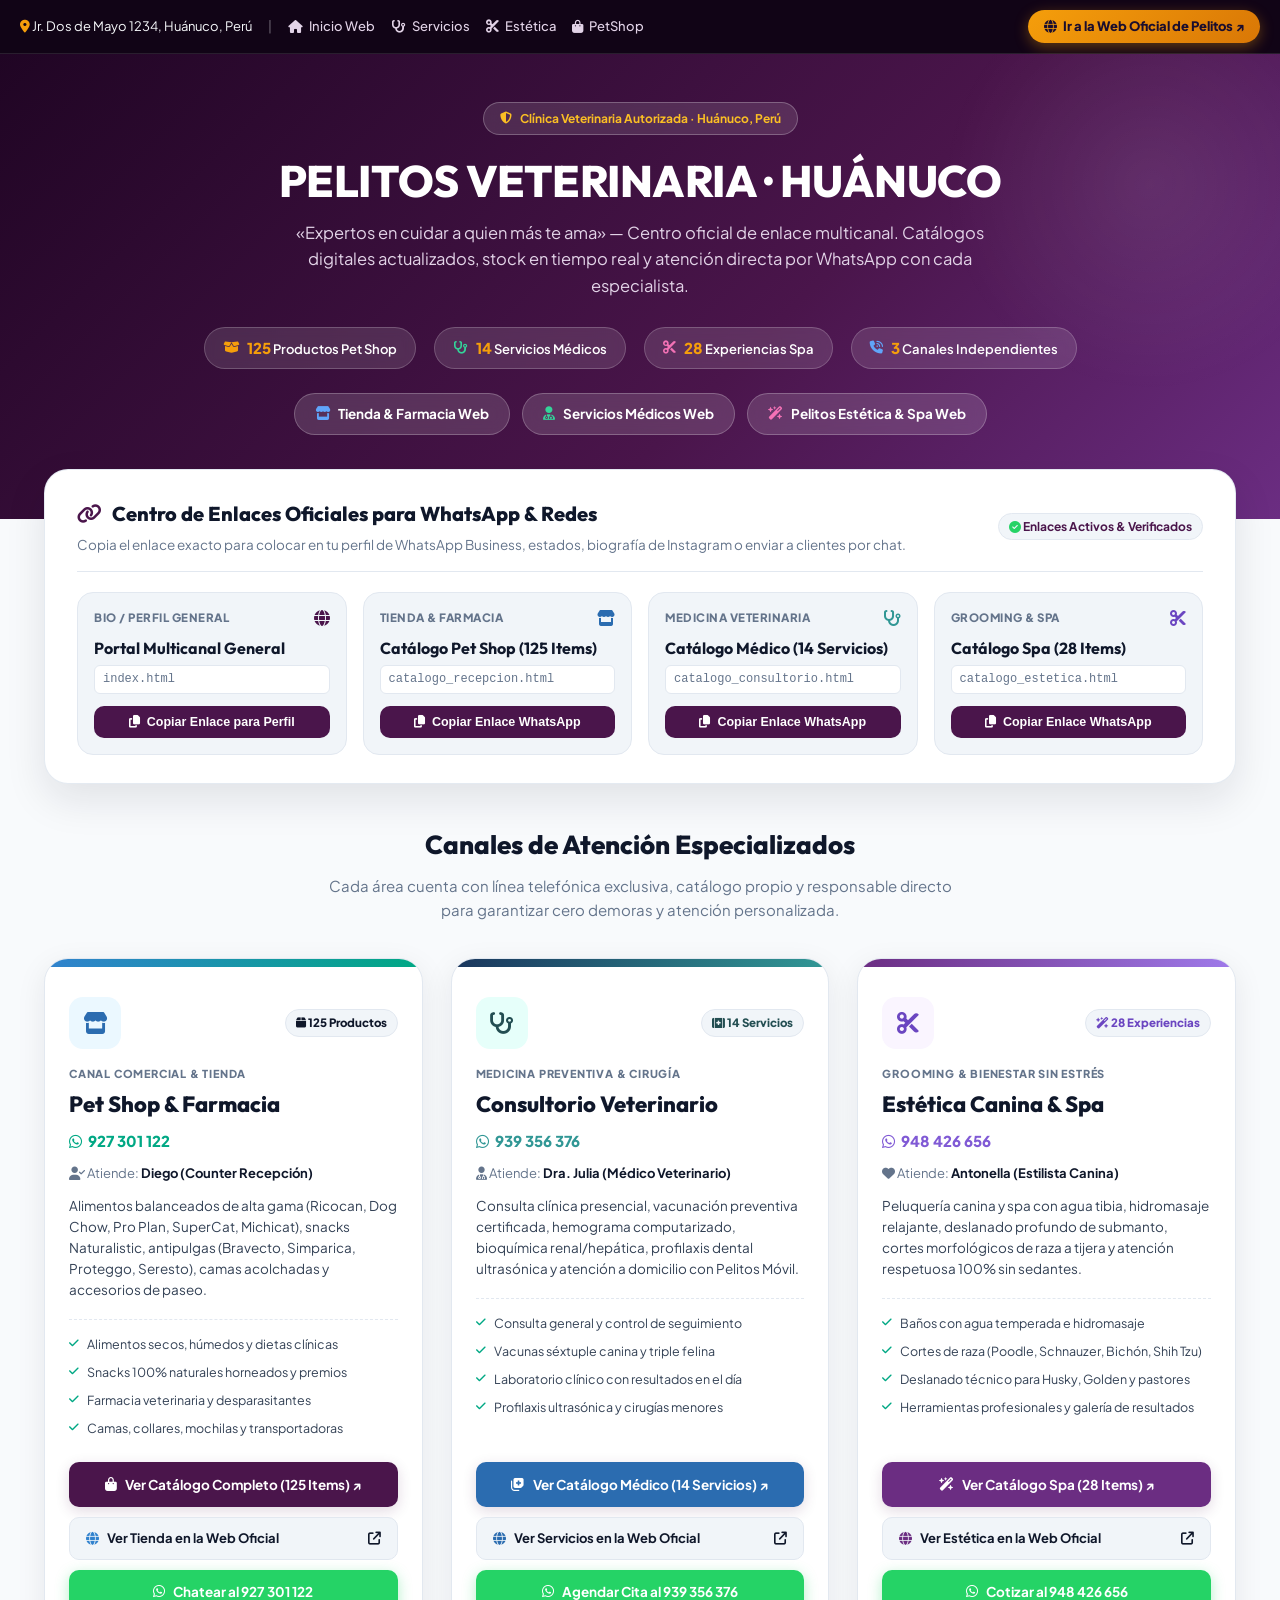
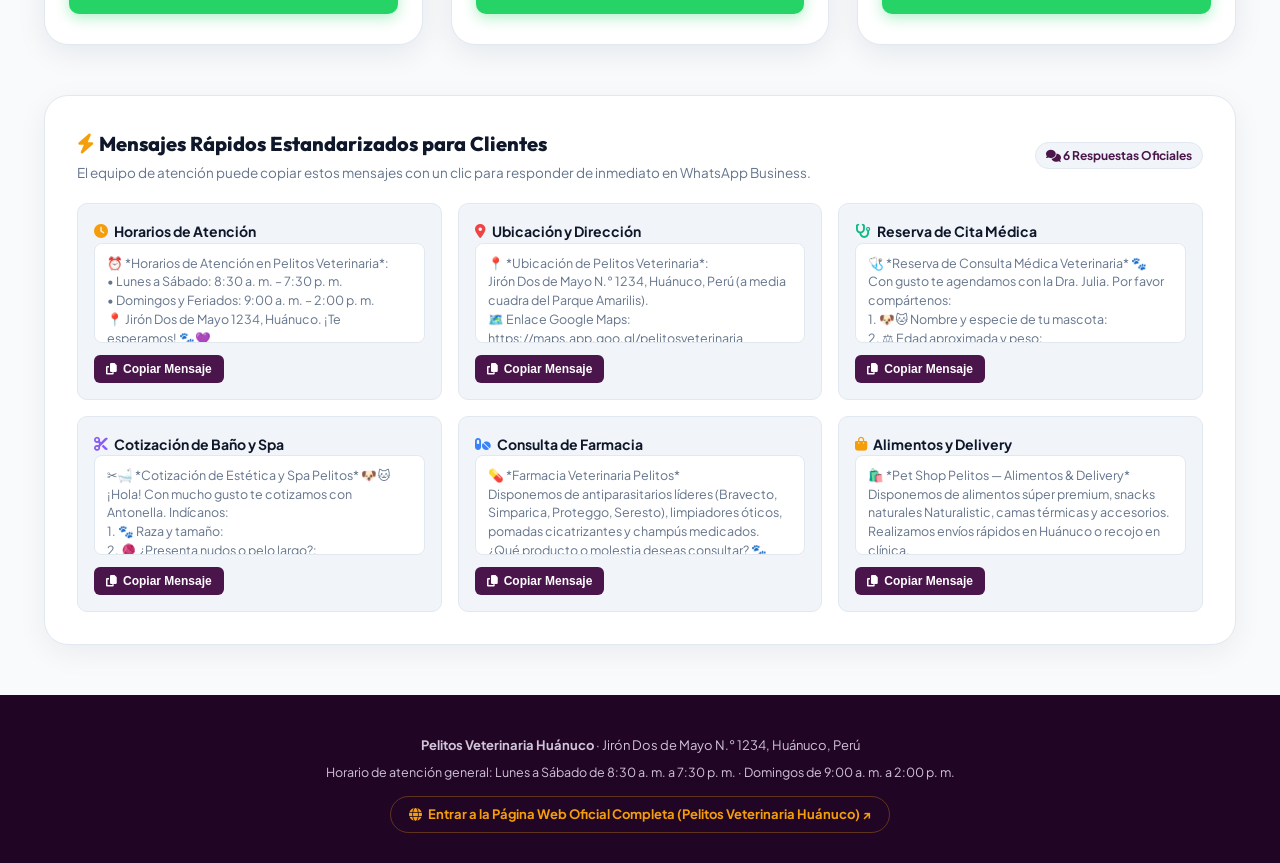
<file: index.html>
<!DOCTYPE html>
<html lang="es">
<head>
  <meta charset="UTF-8">
  <meta name="viewport" content="width=device-width, initial-scale=1.0">
  <title>Pelitos Veterinaria — Portal Oficial de Enlaces & Canales WhatsApp</title>
  <!-- Favicon y Fuentes Oficiales -->
  <link rel="icon" type="image/png" href="assets/images/logo/favicon.png">
  <link rel="preconnect" href="https://fonts.googleapis.com">
  <link rel="preconnect" href="https://fonts.gstatic.com" crossorigin>
  <link rel="stylesheet" href="https://fonts.googleapis.com/css2?family=Plus+Jakarta+Sans:wght@400;500;600;700;800&family=Outfit:wght@600;700;800&family=Satoshi:wght@400;500;700&display=swap">
  <link rel="stylesheet" href="https://cdnjs.cloudflare.com/ajax/libs/font-awesome/6.5.1/css/all.min.css">
  <link rel="stylesheet" href="assets/css/catalogos.css">

  <style>
    /* VARIABLES ESPECÍFICAS DEL PORTAL HUB */
    :root {
      --hub-primary: #4A154B;
      --hub-dark: #200524;
      --hub-purple: #6B2D82;
      --hub-gold: #F59E0B;
      --hub-gold-dark: #D97706;
      --hub-teal: #00A884;
      --hub-wa: #25D366;
    }

    /* TOP BAR SUPERIOR */
    .top-access-bar {
      background: #110416;
      color: #F8FAFC;
      padding: 10px 20px;
      font-size: 13px;
      border-bottom: 1px solid rgba(255, 255, 255, 0.1);
    }

    .top-access-inner {
      max-width: 1240px;
      margin: 0 auto;
      display: flex;
      align-items: center;
      justify-content: space-between;
      flex-wrap: wrap;
      gap: 12px;
    }

    .top-access-links {
      display: flex;
      gap: 16px;
      align-items: center;
      flex-wrap: wrap;
    }

    .top-access-links a {
      color: #E2D3E7;
      text-decoration: none;
      font-weight: 500;
      transition: color 0.2s;
      display: inline-flex;
      align-items: center;
      gap: 6px;
    }

    .top-access-links a:hover {
      color: var(--hub-gold);
    }

    .btn-main-site {
      background: linear-gradient(135deg, var(--hub-gold), var(--hub-gold-dark));
      color: #1A0D2E !important;
      font-weight: 800;
      padding: 6px 16px;
      border-radius: var(--radius-full);
      text-decoration: none;
      box-shadow: 0 4px 14px rgba(245, 158, 11, 0.35);
      transition: all 0.25s ease;
      display: inline-flex;
      align-items: center;
      gap: 6px;
    }

    .btn-main-site:hover {
      background: #FBBF24 !important;
      transform: translateY(-2px);
      box-shadow: 0 6px 18px rgba(245, 158, 11, 0.5);
    }

    /* HERO BANNER EXECUTIVE */
    .hub-hero {
      background: linear-gradient(135deg, var(--hub-dark) 0%, var(--hub-primary) 60%, var(--hub-purple) 100%);
      color: #FFFFFF;
      padding: 48px 20px 84px;
      text-align: center;
      position: relative;
      overflow: hidden;
    }

    .hub-hero::after {
      content: '';
      position: absolute;
      top: -80px;
      right: -80px;
      width: 420px;
      height: 420px;
      background: radial-gradient(circle, rgba(255, 255, 255, 0.08) 0%, transparent 70%);
      border-radius: 50%;
      pointer-events: none;
    }

    .badge-verified-business {
      display: inline-flex;
      align-items: center;
      gap: 8px;
      background: rgba(255, 255, 255, 0.12);
      border: 1px solid rgba(255, 255, 255, 0.25);
      padding: 6px 16px;
      border-radius: var(--radius-full);
      font-size: 12px;
      font-weight: 700;
      color: #FBBF24;
      margin-bottom: 20px;
      backdrop-filter: blur(8px);
    }

    .brand-title {
      font-family: 'Outfit', sans-serif;
      font-size: clamp(28px, 4.5vw, 44px);
      font-weight: 800;
      letter-spacing: -0.5px;
      margin-bottom: 12px;
      line-height: 1.2;
    }

    .brand-subtitle {
      font-size: clamp(14px, 2vw, 16.5px);
      color: #E2D3E7;
      max-width: 740px;
      margin: 0 auto 28px;
      line-height: 1.6;
    }

    /* KPI STATS BAR */
    .hub-stats-bar {
      display: flex;
      justify-content: center;
      gap: 18px;
      flex-wrap: wrap;
      margin-bottom: 24px;
    }

    .stat-pill {
      background: rgba(255, 255, 255, 0.12);
      border: 1px solid rgba(255, 255, 255, 0.2);
      padding: 8px 18px;
      border-radius: var(--radius-full);
      font-size: 13px;
      font-weight: 600;
      display: inline-flex;
      align-items: center;
      gap: 8px;
      backdrop-filter: blur(6px);
    }

    .stat-pill strong {
      color: var(--hub-gold);
      font-size: 15px;
      font-weight: 800;
    }

    /* DIRECT WEBPAGE PILLS */
    .direct-portal-links {
      display: flex;
      justify-content: center;
      gap: 12px;
      flex-wrap: wrap;
    }

    .portal-pill-btn {
      background: rgba(255, 255, 255, 0.14);
      color: #FFFFFF;
      text-decoration: none;
      padding: 9px 20px;
      border-radius: var(--radius-full);
      font-size: 13.5px;
      font-weight: 700;
      backdrop-filter: blur(8px);
      border: 1px solid rgba(255, 255, 255, 0.24);
      transition: all 0.25s ease;
      display: inline-flex;
      align-items: center;
      gap: 8px;
    }

    .portal-pill-btn:hover {
      background: rgba(255, 255, 255, 0.28);
      transform: translateY(-2px);
      color: #FFFFFF;
    }

    /* ENLACES RÁPIDOS WHATSAPP (PANEL INTERACTIVO) */
    .link-center-wrapper {
      margin-top: -50px;
      margin-bottom: 40px;
      position: relative;
      z-index: 10;
    }

    .link-center-card {
      background: #FFFFFF;
      border-radius: var(--radius-lg);
      padding: 28px 32px;
      box-shadow: 0 16px 40px rgba(15, 23, 42, 0.1);
      border: 1px solid rgba(226, 232, 240, 0.9);
    }

    .link-center-header {
      display: flex;
      align-items: center;
      justify-content: space-between;
      flex-wrap: wrap;
      gap: 14px;
      margin-bottom: 20px;
      border-bottom: 1px solid var(--border-light);
      padding-bottom: 16px;
    }

    .link-center-title {
      font-family: 'Outfit', sans-serif;
      font-size: 20px;
      font-weight: 800;
      color: var(--text-main);
      display: flex;
      align-items: center;
      gap: 10px;
    }

    .link-center-desc {
      font-size: 13.5px;
      color: var(--text-muted);
      margin-top: 4px;
    }

    .links-grid {
      display: grid;
      grid-template-columns: repeat(auto-fit, minmax(260px, 1fr));
      gap: 16px;
    }

    .link-box-item {
      background: var(--bg-subtle);
      border: 1px solid var(--border-light);
      border-radius: var(--radius-md);
      padding: 16px;
      display: flex;
      flex-direction: column;
      justify-content: space-between;
      transition: all 0.2s ease;
    }

    .link-box-item:hover {
      border-color: var(--hub-purple);
      background: #FAF5FF;
      transform: translateY(-2px);
    }

    .link-box-top {
      display: flex;
      align-items: center;
      justify-content: space-between;
      margin-bottom: 8px;
    }

    .link-box-label {
      font-size: 11.5px;
      font-weight: 800;
      text-transform: uppercase;
      letter-spacing: 0.5px;
      color: var(--text-muted);
    }

    .link-box-name {
      font-family: 'Outfit', sans-serif;
      font-size: 16px;
      font-weight: 700;
      color: var(--text-main);
      margin-bottom: 4px;
    }

    .link-box-target {
      font-size: 12px;
      color: #64748B;
      font-family: monospace;
      background: #FFFFFF;
      padding: 4px 8px;
      border-radius: 6px;
      border: 1px solid #E2E8F0;
      word-break: break-all;
      margin-bottom: 12px;
    }

    .btn-copy-interactive {
      background: var(--hub-primary);
      color: #FFFFFF;
      border: none;
      padding: 9px 14px;
      border-radius: var(--radius-sm);
      font-size: 12.5px;
      font-weight: 700;
      cursor: pointer;
      display: inline-flex;
      align-items: center;
      justify-content: center;
      gap: 7px;
      transition: all 0.2s;
    }

    .btn-copy-interactive:hover {
      background: var(--hub-purple);
      transform: translateY(-1px);
    }

    .btn-copy-interactive.copied {
      background: var(--wa-green) !important;
      color: #FFFFFF !important;
    }

    /* GRID DE CANALES ESPECIALIZADOS */
    .channels-section-title {
      font-family: 'Outfit', sans-serif;
      font-size: 26px;
      font-weight: 800;
      color: var(--text-main);
      margin-bottom: 8px;
      text-align: center;
    }

    .channels-section-desc {
      text-align: center;
      color: var(--text-muted);
      font-size: 15px;
      max-width: 650px;
      margin: 0 auto 36px;
    }

    .channels-grid {
      display: grid;
      grid-template-columns: repeat(auto-fit, minmax(320px, 1fr));
      gap: 28px;
      margin-bottom: 50px;
    }

    .channel-card {
      background: #FFFFFF;
      border-radius: var(--radius-lg);
      box-shadow: 0 8px 30px rgba(15, 23, 42, 0.08);
      border: 1px solid var(--border-light);
      overflow: hidden;
      display: flex;
      flex-direction: column;
      transition: all 0.3s cubic-bezier(0.16, 1, 0.3, 1);
      position: relative;
    }

    .channel-card:hover {
      transform: translateY(-6px);
      box-shadow: 0 20px 45px rgba(74, 21, 75, 0.15);
      border-color: rgba(74, 21, 75, 0.3);
    }

    .card-top-bar {
      height: 8px;
      width: 100%;
    }

    .bar-rec { background: linear-gradient(90deg, #3182CE, #00A884); }
    .bar-med { background: linear-gradient(90deg, #1A365D, #319795); }
    .bar-est { background: linear-gradient(90deg, #6B2D82, #9F7AEA); }

    .channel-card-body {
      padding: 30px 24px;
      flex: 1;
      display: flex;
      flex-direction: column;
      justify-content: space-between;
    }

    .channel-header-row {
      display: flex;
      align-items: center;
      justify-content: space-between;
      margin-bottom: 16px;
    }

    .card-header-icon {
      width: 52px;
      height: 52px;
      border-radius: 14px;
      display: flex;
      align-items: center;
      justify-content: center;
      font-size: 22px;
    }

    .icon-rec { background: #EBF8FF; color: #2B6CB0; }
    .icon-med { background: #E6FFFA; color: #234E52; }
    .icon-est { background: #FAF5FF; color: #6B46C1; }

    .channel-items-badge {
      font-size: 11.5px;
      font-weight: 800;
      padding: 4px 10px;
      border-radius: var(--radius-full);
      background: var(--bg-subtle);
      color: var(--text-main);
      border: 1px solid var(--border-light);
    }

    .channel-role {
      font-size: 11px;
      font-weight: 800;
      text-transform: uppercase;
      letter-spacing: 0.8px;
      color: var(--text-muted);
      margin-bottom: 4px;
    }

    .channel-title {
      font-family: 'Outfit', sans-serif;
      font-size: 22px;
      font-weight: 800;
      color: var(--text-main);
      margin-bottom: 6px;
    }

    .channel-phone {
      display: inline-flex;
      align-items: center;
      gap: 6px;
      font-size: 15px;
      font-weight: 800;
      color: var(--secondary-teal);
      margin-bottom: 10px;
    }

    .channel-owner {
      font-size: 13px;
      color: var(--text-muted);
      margin-bottom: 12px;
    }

    .channel-owner strong {
      color: var(--text-main);
    }

    .channel-desc {
      font-size: 13.5px;
      color: var(--text-body);
      line-height: 1.55;
      margin-bottom: 18px;
    }

    .features-list {
      list-style: none;
      margin-bottom: 24px;
      border-top: 1px dashed var(--border-light);
      padding-top: 14px;
      display: flex;
      flex-direction: column;
      gap: 8px;
    }

    .features-list li {
      font-size: 12.5px;
      color: #334155;
      display: flex;
      align-items: center;
      gap: 8px;
    }

    .features-list li i {
      color: var(--secondary-teal);
      font-size: 11px;
    }

    .card-actions-group {
      display: flex;
      flex-direction: column;
      gap: 10px;
    }

    .btn-action-primary {
      background: var(--hub-primary);
      color: #FFFFFF;
      text-decoration: none;
      font-size: 13.5px;
      font-weight: 700;
      padding: 12px 18px;
      border-radius: var(--radius-sm);
      display: flex;
      align-items: center;
      justify-content: center;
      gap: 8px;
      transition: all 0.25s ease;
      box-shadow: 0 4px 14px var(--primary-glow);
    }

    .btn-action-primary:hover {
      background: var(--hub-purple);
      transform: translateY(-2px);
      box-shadow: 0 8px 22px rgba(74, 21, 75, 0.25);
      color: #FFFFFF;
    }

    .btn-action-secondary {
      background: var(--bg-subtle);
      color: var(--text-main);
      text-decoration: none;
      font-size: 13px;
      font-weight: 700;
      padding: 10px 16px;
      border-radius: var(--radius-sm);
      display: flex;
      align-items: center;
      justify-content: space-between;
      border: 1px solid var(--border-light);
      transition: all 0.2s ease;
      cursor: pointer;
    }

    .btn-action-secondary:hover {
      background: #E2E8F0;
      transform: translateY(-1px);
    }

    .btn-chat-wa {
      background: var(--wa-green);
      color: #FFFFFF;
      text-decoration: none;
      font-size: 13.5px;
      font-weight: 700;
      padding: 11px 18px;
      border-radius: var(--radius-sm);
      display: flex;
      align-items: center;
      justify-content: center;
      gap: 8px;
      transition: all 0.25s ease;
      box-shadow: 0 4px 14px var(--wa-shadow);
    }

    .btn-chat-wa:hover {
      background: var(--wa-hover);
      transform: translateY(-2px);
      box-shadow: 0 8px 20px rgba(37, 211, 102, 0.45);
      color: #FFFFFF;
    }

    /* SECCIÓN DE RESPUESTAS RÁPIDAS PARA EL EQUIPO */
    .quick-replies-section {
      background: #FFFFFF;
      border-radius: var(--radius-lg);
      padding: 32px;
      box-shadow: 0 8px 30px rgba(15, 23, 42, 0.06);
      border: 1px solid var(--border-light);
      margin-bottom: 50px;
    }

    .quick-replies-grid {
      display: grid;
      grid-template-columns: repeat(auto-fit, minmax(320px, 1fr));
      gap: 16px;
      margin-top: 20px;
    }

    .qr-card {
      background: var(--bg-subtle);
      border: 1px solid var(--border-light);
      border-radius: var(--radius-sm);
      padding: 16px;
      display: flex;
      flex-direction: column;
      justify-content: space-between;
      gap: 12px;
    }

    .qr-card-title {
      font-size: 14px;
      font-weight: 700;
      color: var(--text-main);
      display: flex;
      align-items: center;
      gap: 6px;
    }

    .qr-card-text {
      font-size: 12.5px;
      color: var(--text-muted);
      line-height: 1.5;
      background: #FFFFFF;
      padding: 10px 12px;
      border-radius: 8px;
      border: 1px solid var(--border-light);
      white-space: pre-line;
      max-height: 100px;
      overflow-y: auto;
    }

    .btn-copy-qr {
      background: var(--hub-primary);
      color: #FFFFFF;
      border: none;
      padding: 7px 12px;
      border-radius: 6px;
      font-size: 12px;
      font-weight: 700;
      cursor: pointer;
      display: inline-flex;
      align-items: center;
      justify-content: center;
      gap: 6px;
      align-self: flex-start;
      transition: background 0.2s;
    }

    .btn-copy-qr:hover {
      background: var(--hub-purple);
    }

    /* FOOTER */
    footer.hub-footer {
      background: var(--hub-dark);
      color: #FFFFFF;
      padding: 40px 20px 30px;
      text-align: center;
      font-size: 13px;
    }

    footer.hub-footer p {
      color: #D1C4D9;
    }

    .footer-site-link {
      color: var(--hub-gold);
      text-decoration: none;
      font-weight: 700;
      display: inline-flex;
      align-items: center;
      gap: 6px;
      margin-top: 14px;
      padding: 7px 18px;
      border: 1px solid rgba(245, 158, 11, 0.3);
      border-radius: var(--radius-full);
      transition: all 0.2s;
    }

    .footer-site-link:hover {
      background: rgba(245, 158, 11, 0.15);
      color: #FBBF24;
    }
  </style>
</head>
<body>

  <!-- BARRA DE ACCESO DIRECTO SUPERIOR -->
  <aside class="top-access-bar" aria-label="Acceso directo a la web principal">
    <div class="top-access-inner">
      <div class="top-access-links">
        <span><i class="fa-solid fa-location-dot" style="color:var(--hub-gold);"></i> Jr. Dos de Mayo 1234, Huánuco, Perú</span>
        <span style="opacity: 0.4;">|</span>
        <a href="../pelitos_veterinaria/index.html"><i class="fa-solid fa-house"></i> Inicio Web</a>
        <a href="../pelitos_veterinaria/pages/servicios.html"><i class="fa-solid fa-stethoscope"></i> Servicios</a>
        <a href="../pelitos_veterinaria/pages/estetica.html"><i class="fa-solid fa-scissors"></i> Estética</a>
        <a href="../pelitos_veterinaria/pages/productos.html"><i class="fa-solid fa-bag-shopping"></i> PetShop</a>
      </div>
      <div>
        <a href="../pelitos_veterinaria/index.html" class="btn-main-site">
          <i class="fa-solid fa-globe"></i> Ir a la Web Oficial de Pelitos ↗
        </a>
      </div>
    </div>
  </aside>

  <!-- HERO BANNER EXECUTIVE -->
  <header class="hub-hero">
    <div class="container">
      <div class="badge-verified-business">
        <i class="fa-solid fa-shield-halved"></i> Clínica Veterinaria Autorizada &middot; Huánuco, Perú
      </div>
      <h1 class="brand-title">PELITOS VETERINARIA &middot; HUÁNUCO</h1>
      <p class="brand-subtitle">«Expertos en cuidar a quien más te ama» &mdash; Centro oficial de enlace multicanal. Catálogos digitales actualizados, stock en tiempo real y atención directa por WhatsApp con cada especialista.</p>

      <!-- KPI METRICS -->
      <div class="hub-stats-bar">
        <div class="stat-pill">
          <i class="fa-solid fa-box-open" style="color:var(--hub-gold);"></i>
          <span><strong>125</strong> Productos Pet Shop</span>
        </div>
        <div class="stat-pill">
          <i class="fa-solid fa-stethoscope" style="color:#34D399;"></i>
          <span><strong>14</strong> Servicios Médicos</span>
        </div>
        <div class="stat-pill">
          <i class="fa-solid fa-scissors" style="color:#F472B6;"></i>
          <span><strong>28</strong> Experiencias Spa</span>
        </div>
        <div class="stat-pill">
          <i class="fa-solid fa-phone-volume" style="color:#60A5FA;"></i>
          <span><strong>3</strong> Canales Independientes</span>
        </div>
      </div>

      <!-- BOTONES DE ACCESO A PÁGINAS WEB HERMANAS -->
      <div class="direct-portal-links">
        <a href="../pelitos_veterinaria/pages/productos.html" class="portal-pill-btn">
          <i class="fa-solid fa-store" style="color: #60A5FA;"></i> Tienda & Farmacia Web
        </a>
        <a href="../pelitos_veterinaria/pages/servicios.html" class="portal-pill-btn">
          <i class="fa-solid fa-user-doctor" style="color: #34D399;"></i> Servicios Médicos Web
        </a>
        <a href="../pelitos_veterinaria/pages/estetica.html" class="portal-pill-btn">
          <i class="fa-solid fa-wand-magic-sparkles" style="color: #F472B6;"></i> Pelitos Estética & Spa Web
        </a>
      </div>
    </div>
  </header>

  <main class="container">

    <!-- CENTRO DE ENLACES OFICIALES PARA WHATSAPP (COPIADO RÁPIDO) -->
    <section class="link-center-wrapper" aria-label="Enlaces oficiales para WhatsApp">
      <div class="link-center-card">
        <div class="link-center-header">
          <div>
            <h2 class="link-center-title">
              <i class="fa-solid fa-link" style="color:var(--hub-primary);"></i>
              Centro de Enlaces Oficiales para WhatsApp & Redes
            </h2>
            <p class="link-center-desc">Copia el enlace exacto para colocar en tu perfil de WhatsApp Business, estados, biografía de Instagram o enviar a clientes por chat.</p>
          </div>
          <span class="badge-counter"><i class="fa-solid fa-circle-check" style="color:var(--wa-green);"></i> Enlaces Activos & Verificados</span>
        </div>

        <div class="links-grid">

          <!-- 1. ENLACE PORTAL GENERAL (HUB) -->
          <div class="link-box-item">
            <div>
              <div class="link-box-top">
                <span class="link-box-label">Bio / Perfil General</span>
                <i class="fa-solid fa-globe" style="color:var(--hub-primary);"></i>
              </div>
              <h3 class="link-box-name">Portal Multicanal General</h3>
              <div class="link-box-target" id="urlHub">index.html</div>
            </div>
            <button class="btn-copy-interactive" onclick="copyCustomLink('urlHub', 'Portal Multicanal')">
              <i class="fa-solid fa-copy"></i> Copiar Enlace para Perfil
            </button>
          </div>

          <!-- 2. ENLACE PET SHOP (DIEGO) -->
          <div class="link-box-item">
            <div>
              <div class="link-box-top">
                <span class="link-box-label">Tienda & Farmacia</span>
                <i class="fa-solid fa-store" style="color:#2B6CB0;"></i>
              </div>
              <h3 class="link-box-name">Catálogo Pet Shop (125 Items)</h3>
              <div class="link-box-target" id="urlRec">catalogo_recepcion.html</div>
            </div>
            <button class="btn-copy-interactive" onclick="copyCustomLink('urlRec', 'Catálogo Pet Shop')">
              <i class="fa-solid fa-copy"></i> Copiar Enlace WhatsApp
            </button>
          </div>

          <!-- 3. ENLACE CONSULTORIO (DRA. JULIA) -->
          <div class="link-box-item">
            <div>
              <div class="link-box-top">
                <span class="link-box-label">Medicina Veterinaria</span>
                <i class="fa-solid fa-stethoscope" style="color:#319795;"></i>
              </div>
              <h3 class="link-box-name">Catálogo Médico (14 Servicios)</h3>
              <div class="link-box-target" id="urlMed">catalogo_consultorio.html</div>
            </div>
            <button class="btn-copy-interactive" onclick="copyCustomLink('urlMed', 'Catálogo Médico')">
              <i class="fa-solid fa-copy"></i> Copiar Enlace WhatsApp
            </button>
          </div>

          <!-- 4. ENLACE ESTÉTICA (ANTONELLA) -->
          <div class="link-box-item">
            <div>
              <div class="link-box-top">
                <span class="link-box-label">Grooming & Spa</span>
                <i class="fa-solid fa-scissors" style="color:#6B46C1;"></i>
              </div>
              <h3 class="link-box-name">Catálogo Spa (28 Items)</h3>
              <div class="link-box-target" id="urlEst">catalogo_estetica.html</div>
            </div>
            <button class="btn-copy-interactive" onclick="copyCustomLink('urlEst', 'Catálogo Estética')">
              <i class="fa-solid fa-copy"></i> Copiar Enlace WhatsApp
            </button>
          </div>

        </div>
      </div>
    </section>

    <!-- SECCIÓN DE LOS 3 CANALES SEPARADOS -->
    <section>
      <h2 class="channels-section-title">Canales de Atención Especializados</h2>
      <p class="channels-section-desc">Cada área cuenta con línea telefónica exclusiva, catálogo propio y responsable directo para garantizar cero demoras y atención personalizada.</p>

      <div class="channels-grid">

        <!-- CANAL 1: RECEPCIÓN / PETSHOP / FARMACIA -->
        <article class="channel-card">
          <div class="card-top-bar bar-rec"></div>
          <div class="channel-card-body">
            <div>
              <div class="channel-header-row">
                <div class="card-header-icon icon-rec">
                  <i class="fa-solid fa-store"></i>
                </div>
                <span class="channel-items-badge"><i class="fa-solid fa-box"></i> 125 Productos</span>
              </div>
              <div class="channel-role">Canal Comercial & Tienda</div>
              <h3 class="channel-title">Pet Shop & Farmacia</h3>
              <div class="channel-phone">
                <i class="fa-brands fa-whatsapp"></i> 927 301 122
              </div>
              <div class="channel-owner">
                <i class="fa-solid fa-user-check"></i> Atiende: <strong>Diego (Counter Recepción)</strong>
              </div>
              <p class="channel-desc">
                Alimentos balanceados de alta gama (Ricocan, Dog Chow, Pro Plan, SuperCat, Michicat), snacks Naturalistic, antipulgas (Bravecto, Simparica, Proteggo, Seresto), camas acolchadas y accesorios de paseo.
              </p>
              <ul class="features-list">
                <li><i class="fa-solid fa-check"></i> Alimentos secos, húmedos y dietas clínicas</li>
                <li><i class="fa-solid fa-check"></i> Snacks 100% naturales horneados y premios</li>
                <li><i class="fa-solid fa-check"></i> Farmacia veterinaria y desparasitantes</li>
                <li><i class="fa-solid fa-check"></i> Camas, collares, mochilas y transportadoras</li>
              </ul>
            </div>
            <div class="card-actions-group">
              <!-- VER CATÁLOGO ONLINE -->
              <a href="catalogo_recepcion.html" class="btn-action-primary">
                <i class="fa-solid fa-bag-shopping"></i> Ver Catálogo Completo (125 Items) ↗
              </a>
              <!-- LINK A LA PÁGINA WEB OFICIAL -->
              <a href="../pelitos_veterinaria/pages/productos.html" class="btn-action-secondary">
                <span><i class="fa-solid fa-globe" style="color: #3182CE; margin-right: 6px;"></i> Ver Tienda en la Web Oficial</span>
                <i class="fa-solid fa-arrow-up-right-from-square"></i>
              </a>
              <!-- CHAT DIRECTO WHATSAPP -->
              <a href="https://wa.me/51927301122?text=%C2%A1Hola%20Diego%20(Recepci%C3%B3n)%21%20%F0%9F%90%BE%20Deseo%20informaci%C3%B3n%20sobre%20productos%20y%20delivery." 
                 target="_blank" class="btn-chat-wa">
                <i class="fa-brands fa-whatsapp"></i> Chatear al 927 301 122
              </a>
            </div>
          </div>
        </article>

        <!-- CANAL 2: CONSULTORIO MÉDICO -->
        <article class="channel-card">
          <div class="card-top-bar bar-med"></div>
          <div class="channel-card-body">
            <div>
              <div class="channel-header-row">
                <div class="card-header-icon icon-med">
                  <i class="fa-solid fa-stethoscope"></i>
                </div>
                <span class="channel-items-badge" style="color:#234E52;"><i class="fa-solid fa-kit-medical"></i> 14 Servicios</span>
              </div>
              <div class="channel-role">Medicina Preventiva & Cirugía</div>
              <h3 class="channel-title">Consultorio Veterinario</h3>
              <div class="channel-phone" style="color: #319795;">
                <i class="fa-brands fa-whatsapp"></i> 939 356 376
              </div>
              <div class="channel-owner">
                <i class="fa-solid fa-user-doctor"></i> Atiende: <strong>Dra. Julia (Médico Veterinario)</strong>
              </div>
              <p class="channel-desc">
                Consulta clínica presencial, vacunación preventiva certificada, hemograma computarizado, bioquímica renal/hepática, profilaxis dental ultrasónica y atención a domicilio con Pelitos Móvil.
              </p>
              <ul class="features-list">
                <li><i class="fa-solid fa-check"></i> Consulta general y control de seguimiento</li>
                <li><i class="fa-solid fa-check"></i> Vacunas séxtuple canina y triple felina</li>
                <li><i class="fa-solid fa-check"></i> Laboratorio clínico con resultados en el día</li>
                <li><i class="fa-solid fa-check"></i> Profilaxis ultrasónica y cirugías menores</li>
              </ul>
            </div>
            <div class="card-actions-group">
              <!-- VER CATÁLOGO ONLINE -->
              <a href="catalogo_consultorio.html" class="btn-action-primary" style="background: #2B6CB0;">
                <i class="fa-solid fa-notes-medical"></i> Ver Catálogo Médico (14 Servicios) ↗
              </a>
              <!-- LINK A LA PÁGINA WEB OFICIAL -->
              <a href="../pelitos_veterinaria/pages/servicios.html" class="btn-action-secondary">
                <span><i class="fa-solid fa-globe" style="color: #2B6CB0; margin-right: 6px;"></i> Ver Servicios en la Web Oficial</span>
                <i class="fa-solid fa-arrow-up-right-from-square"></i>
              </a>
              <!-- CHAT DIRECTO WHATSAPP -->
              <a href="https://wa.me/51939356376?text=%C2%A1Hola%20Dra.%20Julia%20(Consultorio)%21%20%F0%9F%A9%BA%20Deseo%20agendar%20una%20cita%20m%C3%A9dica%20veterinaria." 
                 target="_blank" class="btn-chat-wa">
                <i class="fa-brands fa-whatsapp"></i> Agendar Cita al 939 356 376
              </a>
            </div>
          </div>
        </article>

        <!-- CANAL 3: ESTÉTICA CANINA Y SPA -->
        <article class="channel-card">
          <div class="card-top-bar bar-est"></div>
          <div class="channel-card-body">
            <div>
              <div class="channel-header-row">
                <div class="card-header-icon icon-est">
                  <i class="fa-solid fa-scissors"></i>
                </div>
                <span class="channel-items-badge" style="color:#6B46C1;"><i class="fa-solid fa-wand-magic-sparkles"></i> 28 Experiencias</span>
              </div>
              <div class="channel-role">Grooming & Bienestar Sin Estrés</div>
              <h3 class="channel-title">Estética Canina & Spa</h3>
              <div class="channel-phone" style="color: #805AD5;">
                <i class="fa-brands fa-whatsapp"></i> 948 426 656
              </div>
              <div class="channel-owner">
                <i class="fa-solid fa-heart"></i> Atiende: <strong>Antonella (Estilista Canina)</strong>
              </div>
              <p class="channel-desc">
                Peluquería canina y spa con agua tibia, hidromasaje relajante, deslanado profundo de submanto, cortes morfológicos de raza a tijera y atención respetuosa 100% sin sedantes.
              </p>
              <ul class="features-list">
                <li><i class="fa-solid fa-check"></i> Baños con agua temperada e hidromasaje</li>
                <li><i class="fa-solid fa-check"></i> Cortes de raza (Poodle, Schnauzer, Bichón, Shih Tzu)</li>
                <li><i class="fa-solid fa-check"></i> Deslanado técnico para Husky, Golden y pastores</li>
                <li><i class="fa-solid fa-check"></i> Herramientas profesionales y galería de resultados</li>
              </ul>
            </div>
            <div class="card-actions-group">
              <!-- VER CATÁLOGO ONLINE -->
              <a href="catalogo_estetica.html" class="btn-action-primary" style="background: #6B2D82;">
                <i class="fa-solid fa-wand-magic-sparkles"></i> Ver Catálogo Spa (28 Items) ↗
              </a>
              <!-- LINK A LA PÁGINA WEB OFICIAL -->
              <a href="../pelitos_veterinaria/pages/estetica.html" class="btn-action-secondary">
                <span><i class="fa-solid fa-globe" style="color: #6B2D82; margin-right: 6px;"></i> Ver Estética en la Web Oficial</span>
                <i class="fa-solid fa-arrow-up-right-from-square"></i>
              </a>
              <!-- CHAT DIRECTO WHATSAPP -->
              <a href="https://wa.me/51948426656?text=%C2%A1Hola%20Antonella%20(Est%C3%A9tica)%21%20%E2%9C%82%EF%B8%8F%F0%9F%9B%81%20Deseo%20cotizar%20un%20servicio%20de%20ba%C3%B1o%20o%20corte." 
                 target="_blank" class="btn-chat-wa">
                <i class="fa-brands fa-whatsapp"></i> Cotizar al 948 426 656
              </a>
            </div>
          </div>
        </article>

      </div>
    </section>

    <!-- RESPUESTAS RÁPIDAS CORPORATIVAS PARA WHATSAPP -->
    <section class="quick-replies-section">
      <div style="display: flex; align-items: center; justify-content: space-between; flex-wrap: wrap; gap: 10px;">
        <div>
          <h2 style="font-family:'Outfit',sans-serif; font-size: 20px; font-weight:800; color:var(--text-main);">
            <i class="fa-solid fa-bolt" style="color:var(--hub-gold);"></i> Mensajes Rápidos Estandarizados para Clientes
          </h2>
          <p style="font-size: 13.5px; color:var(--text-muted); margin-top:2px;">
            El equipo de atención puede copiar estos mensajes con un clic para responder de inmediato en WhatsApp Business.
          </p>
        </div>
        <span class="badge-counter"><i class="fa-solid fa-comments"></i> 6 Respuestas Oficiales</span>
      </div>

      <div class="quick-replies-grid">

        <!-- QR 1: HORARIOS -->
        <div class="qr-card">
          <div>
            <div class="qr-card-title"><i class="fa-solid fa-clock" style="color:var(--hub-gold);"></i> Horarios de Atención</div>
            <div class="qr-card-text" id="qrTextHorario">⏰ *Horarios de Atención en Pelitos Veterinaria*:
• Lunes a Sábado: 8:30 a. m. – 7:30 p. m.
• Domingos y Feriados: 9:00 a. m. – 2:00 p. m.
📍 Jirón Dos de Mayo 1234, Huánuco. ¡Te esperamos! 🐾💜</div>
          </div>
          <button class="btn-copy-qr" onclick="copyPlainText('qrTextHorario', 'Mensaje de Horarios')">
            <i class="fa-solid fa-copy"></i> Copiar Mensaje
          </button>
        </div>

        <!-- QR 2: UBICACIÓN -->
        <div class="qr-card">
          <div>
            <div class="qr-card-title"><i class="fa-solid fa-location-dot" style="color:#EF4444;"></i> Ubicación y Dirección</div>
            <div class="qr-card-text" id="qrTextUbicacion">📍 *Ubicación de Pelitos Veterinaria*:
Jirón Dos de Mayo N.° 1234, Huánuco, Perú (a media cuadra del Parque Amarilis).
🗺️ Enlace Google Maps: https://maps.app.goo.gl/pelitosveterinaria
🚗 Zona de desembarque rápido disponible.</div>
          </div>
          <button class="btn-copy-qr" onclick="copyPlainText('qrTextUbicacion', 'Mensaje de Ubicación')">
            <i class="fa-solid fa-copy"></i> Copiar Mensaje
          </button>
        </div>

        <!-- QR 3: CITA MÉDICA -->
        <div class="qr-card">
          <div>
            <div class="qr-card-title"><i class="fa-solid fa-stethoscope" style="color:#10B981;"></i> Reserva de Cita Médica</div>
            <div class="qr-card-text" id="qrTextCita">🩺 *Reserva de Consulta Médica Veterinaria* 🐾
Con gusto te agendamos con la Dra. Julia. Por favor compártenos:
1. 🐶🐱 Nombre y especie de tu mascota:
2. ⚖️ Edad aproximada y peso:
3. 🩺 Motivo de consulta (control, vacunas o síntoma):
4. 📅 Día y hora preferida:</div>
          </div>
          <button class="btn-copy-qr" onclick="copyPlainText('qrTextCita', 'Mensaje de Cita Médica')">
            <i class="fa-solid fa-copy"></i> Copiar Mensaje
          </button>
        </div>

        <!-- QR 4: ESTÉTICA -->
        <div class="qr-card">
          <div>
            <div class="qr-card-title"><i class="fa-solid fa-scissors" style="color:#8B5CF6;"></i> Cotización de Baño y Spa</div>
            <div class="qr-card-text" id="qrTextSpa">✂️🛁 *Cotización de Estética y Spa Pelitos* 🐶🐱
¡Hola! Con mucho gusto te cotizamos con Antonella. Indícanos:
1. 🐾 Raza y tamaño:
2. 🧶 ¿Presenta nudos o pelo largo?:
3. ✨ Servicio deseado: Ducha Express, Clásico, Spa Relajante o Corte de Raza.</div>
          </div>
          <button class="btn-copy-qr" onclick="copyPlainText('qrTextSpa', 'Mensaje de Estética')">
            <i class="fa-solid fa-copy"></i> Copiar Mensaje
          </button>
        </div>

        <!-- QR 5: FARMACIA -->
        <div class="qr-card">
          <div>
            <div class="qr-card-title"><i class="fa-solid fa-pills" style="color:#3B82F6;"></i> Consulta de Farmacia</div>
            <div class="qr-card-text" id="qrTextFar">💊 *Farmacia Veterinaria Pelitos*
Disponemos de antiparasitarios líderes (Bravecto, Simparica, Proteggo, Seresto), limpiadores óticos, pomadas cicatrizantes y champús medicados.
¿Qué producto o molestia deseas consultar? 🐾</div>
          </div>
          <button class="btn-copy-qr" onclick="copyPlainText('qrTextFar', 'Mensaje de Farmacia')">
            <i class="fa-solid fa-copy"></i> Copiar Mensaje
          </button>
        </div>

        <!-- QR 6: PET SHOP -->
        <div class="qr-card">
          <div>
            <div class="qr-card-title"><i class="fa-solid fa-bag-shopping" style="color:#F59E0B;"></i> Alimentos y Delivery</div>
            <div class="qr-card-text" id="qrTextPet">🛍️ *Pet Shop Pelitos — Alimentos & Delivery*
Disponemos de alimentos súper premium, snacks naturales Naturalistic, camas térmicas y accesorios. Realizamos envíos rápidos en Huánuco o recojo en clínica.
¿Para qué especie y peso estás buscando alimento? 🐾</div>
          </div>
          <button class="btn-copy-qr" onclick="copyPlainText('qrTextPet', 'Mensaje de Pet Shop')">
            <i class="fa-solid fa-copy"></i> Copiar Mensaje
          </button>
        </div>

      </div>
    </section>

  </main>

  <!-- FOOTER -->
  <footer class="hub-footer">
    <div class="container">
      <p><strong>Pelitos Veterinaria Huánuco</strong> &middot; Jirón Dos de Mayo N.° 1234, Huánuco, Perú</p>
      <p style="margin-top: 6px; font-size: 12.5px;">Horario de atención general: Lunes a Sábado de 8:30 a. m. a 7:30 p. m. &middot; Domingos de 9:00 a. m. a 2:00 p. m.</p>
      <div>
        <a href="../pelitos_veterinaria/index.html" class="footer-site-link">
          <i class="fa-solid fa-globe"></i> Entrar a la Página Web Oficial Completa (Pelitos Veterinaria Huánuco) ↗
        </a>
      </div>
    </div>
  </footer>

  <!-- TOAST NOTIFICATION -->
  <div class="toast-notification" id="toastBox">
    <i class="fa-solid fa-circle-check"></i>
    <span id="toastMsg">¡Enlace copiado al portapapeles!</span>
  </div>

  <script>
    function copyCustomLink(elementId, title) {
      const el = document.getElementById(elementId);
      if (!el) return;
      
      // Obtener URL absoluta basada en la ubicación actual
      const currentUrl = window.location.href;
      const baseUrl = currentUrl.substring(0, currentUrl.lastIndexOf('/') + 1);
      const targetRel = el.textContent.trim();
      const fullUrl = baseUrl + targetRel;

      copyToClipboard(fullUrl, `¡Enlace de ${title} copiado! Listo para WhatsApp: ${fullUrl}`);
    }

    function copyPlainText(elementId, title) {
      const el = document.getElementById(elementId);
      if (!el) return;
      copyToClipboard(el.textContent.trim(), `¡${title} copiado! Pégalo directamente en WhatsApp.`);
    }

    function copyToClipboard(text, successMessage) {
      if (navigator.clipboard && navigator.clipboard.writeText) {
        navigator.clipboard.writeText(text).then(() => {
          showToast(successMessage);
        }).catch(() => fallbackCopy(text, successMessage));
      } else {
        fallbackCopy(text, successMessage);
      }
    }

    function fallbackCopy(text, successMessage) {
      const ta = document.createElement('textarea');
      ta.value = text;
      document.body.appendChild(ta);
      ta.select();
      document.execCommand('copy');
      document.body.removeChild(ta);
      showToast(successMessage);
    }

    function showToast(msg) {
      const toast = document.getElementById('toastBox');
      const toastMsg = document.getElementById('toastMsg');
      if (toast && toastMsg) {
        toastMsg.textContent = msg;
        toast.classList.add('show');
        setTimeout(() => toast.classList.remove('show'), 3800);
      }
    }
      // Adaptador de navegación resiliente para GitHub Pages
    if (window.location.hostname.includes('github.io')) {
      document.querySelectorAll('a[href*="pelitos_veterinaria"]').forEach(a => {
        a.href = a.href.replace(/pelitos_veterinaria/gi, 'Pelitos_Veterinarias');
      });
    }
  </script>
</body>
</html>
</file>
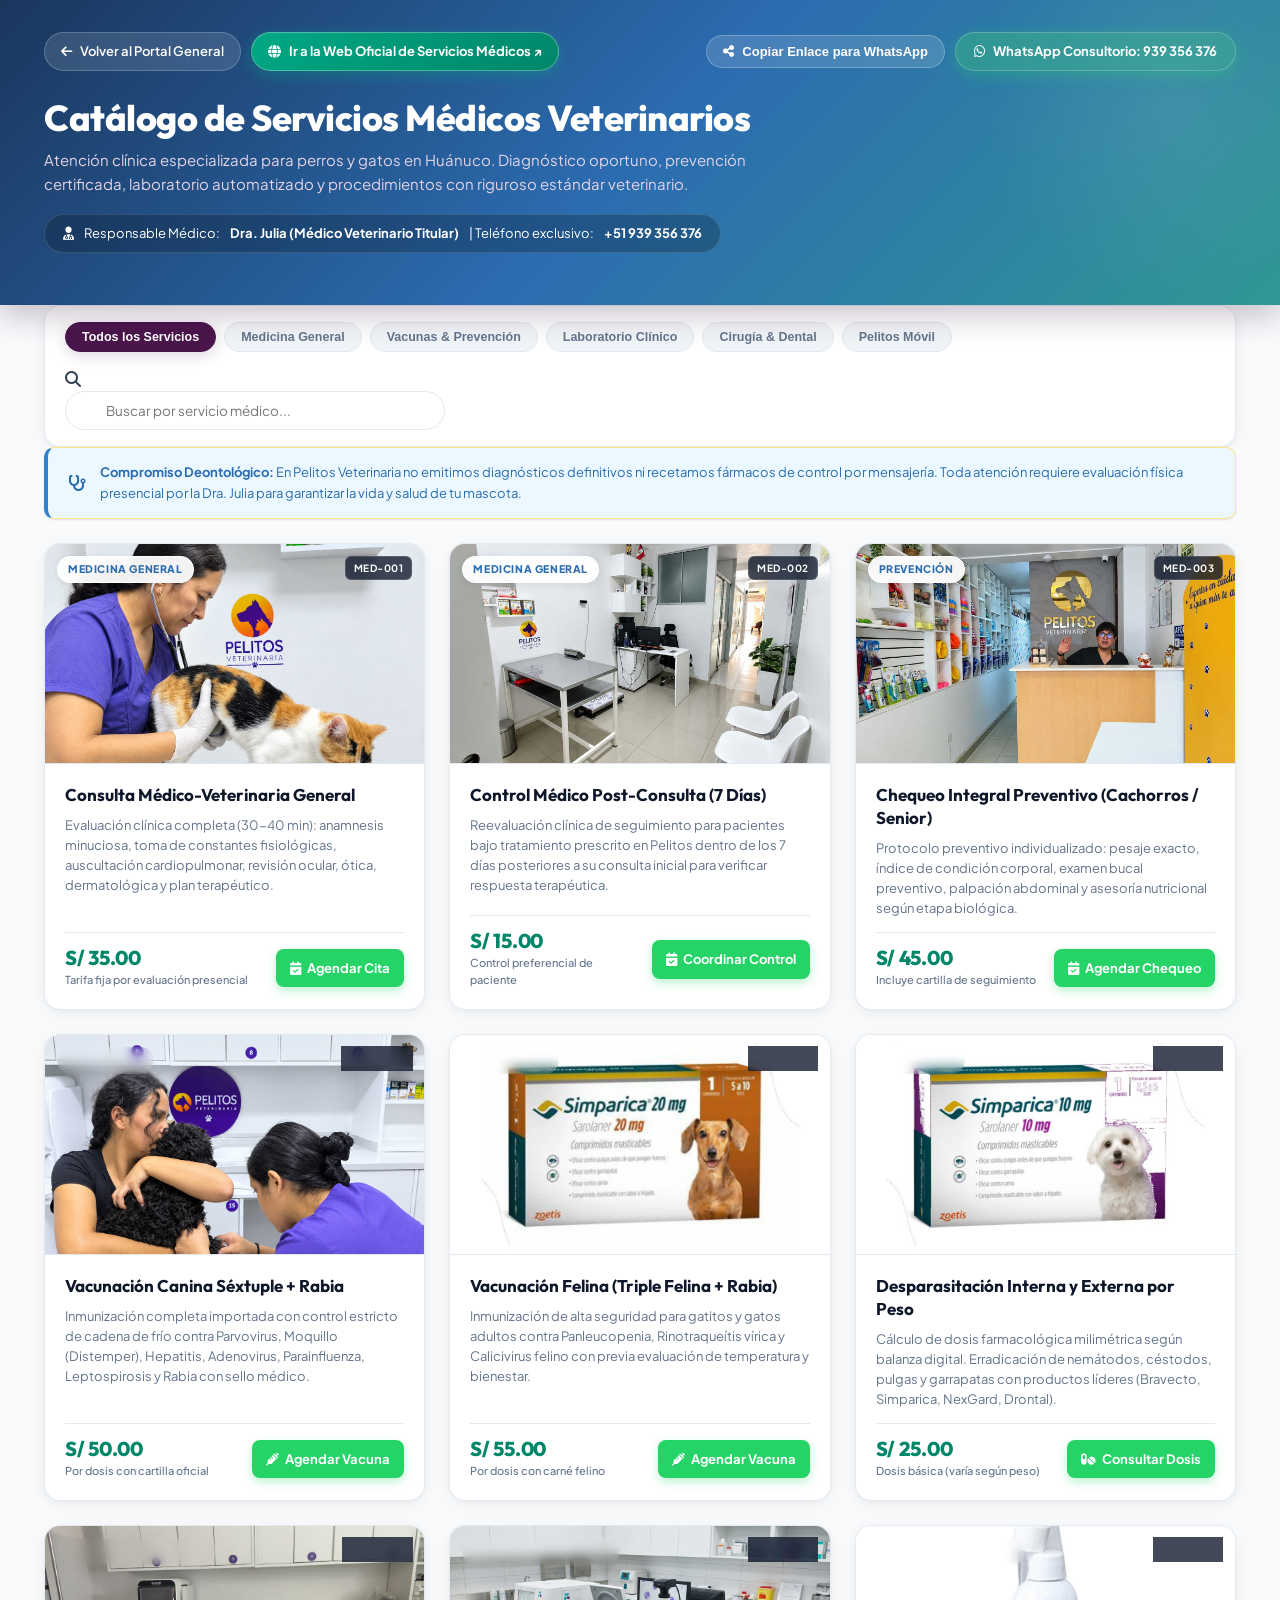
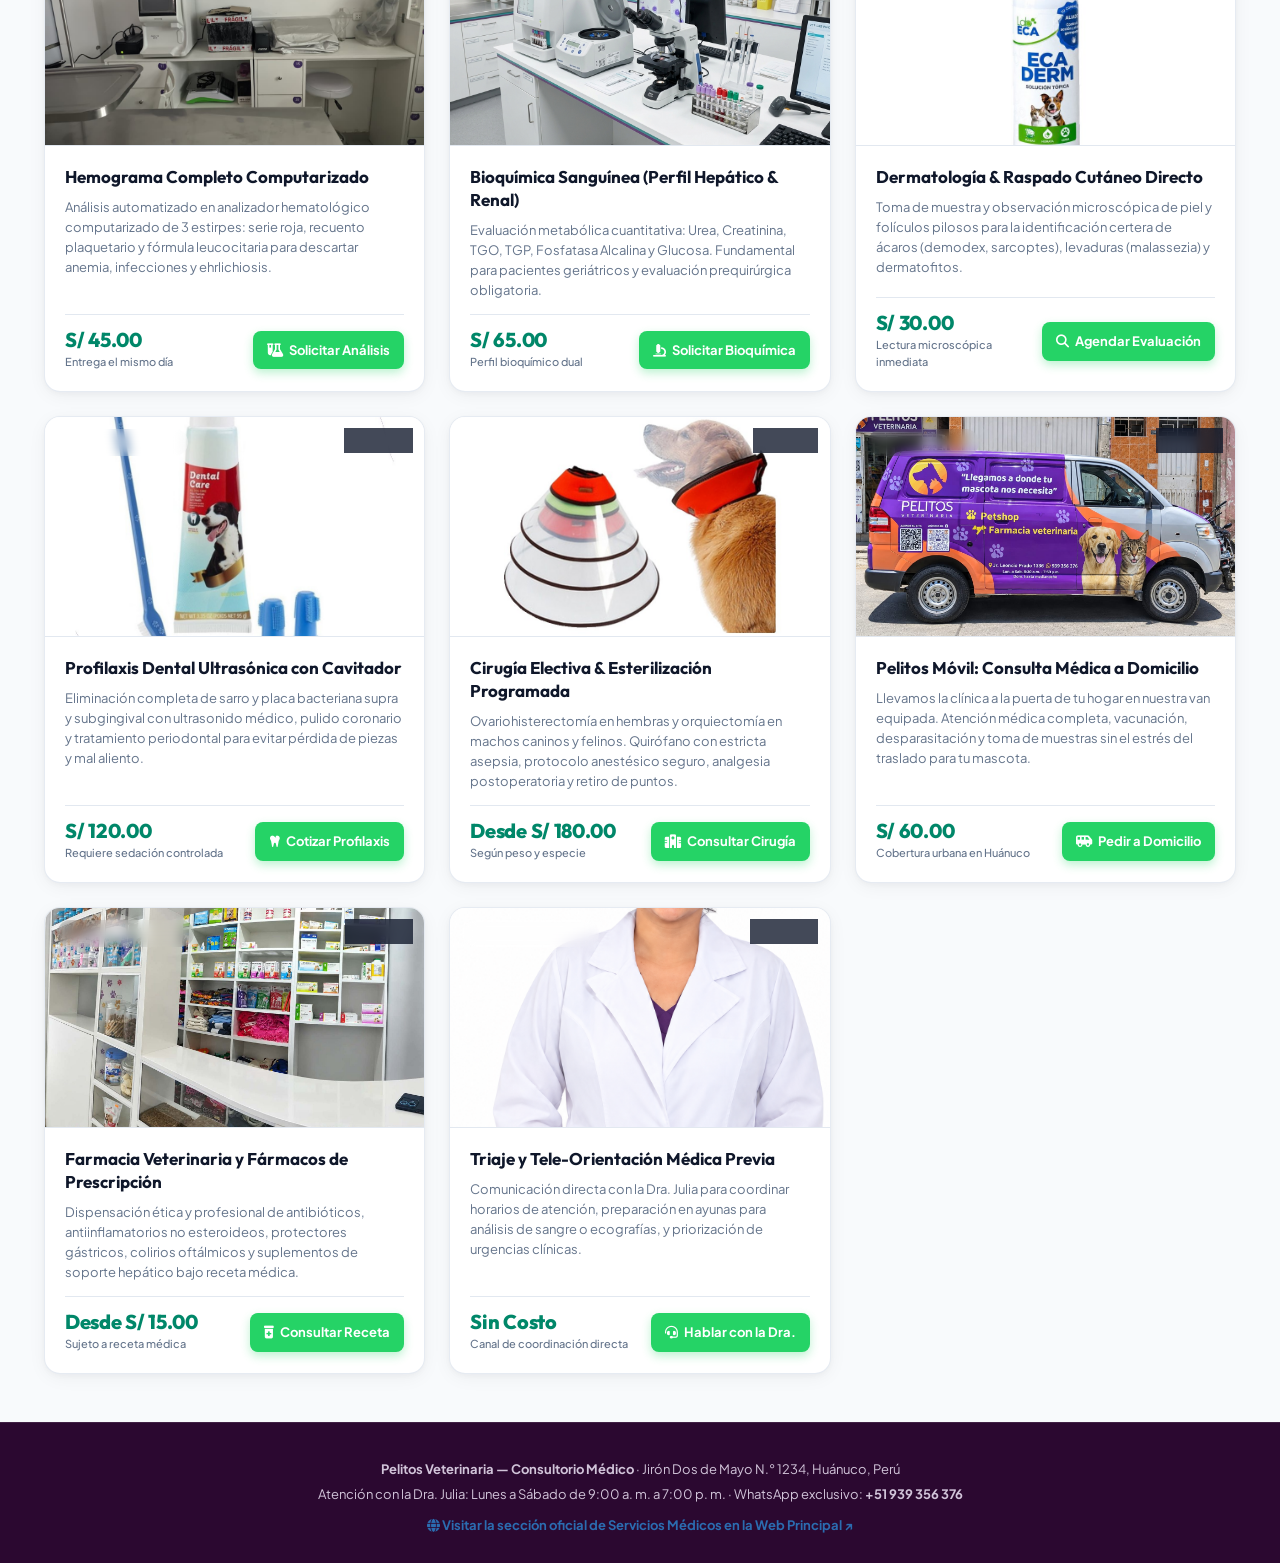
<file: catalogo_consultorio.html>
<!DOCTYPE html>
<html lang="es">
<head>
  <meta charset="UTF-8">
  <meta name="viewport" content="width=device-width, initial-scale=1.0">
  <title>Consultorio Médico Veterinario | Pelitos Veterinaria (Huánuco)</title>
  <!-- Fuentes e Iconos -->
  <link rel="preconnect" href="https://fonts.googleapis.com">
  <link rel="preconnect" href="https://fonts.gstatic.com" crossorigin>
  <link href="https://fonts.googleapis.com/css2?family=Outfit:wght@500;600;700;800&family=Plus+Jakarta+Sans:wght@400;500;600;700&display=swap" rel="stylesheet">
  <link rel="stylesheet" href="https://cdnjs.cloudflare.com/ajax/libs/font-awesome/6.5.1/css/all.min.css">
  <link rel="stylesheet" href="assets/css/catalogos.css">
  <style>
    .header-direct-btn {
      background: linear-gradient(135deg, #00A884, #008769);
      color: #ffffff !important;
      font-weight: 700;
      box-shadow: 0 4px 15px rgba(0, 168, 132, 0.4);
      border: 1px solid rgba(255, 255, 255, 0.3) !important;
    }
    .header-direct-btn:hover {
      background: #00BF96 !important;
      transform: translateY(-2px);
    }
    .cta-wa-btn {
      background: #25D366;
      color: #ffffff;
      font-weight: 700;
      text-decoration: none;
      display: inline-flex;
      align-items: center;
      gap: 6px;
      padding: 9px 14px;
      border-radius: 8px;
      font-size: 13px;
      box-shadow: 0 4px 10px rgba(37, 211, 102, 0.3);
      transition: all 0.2s;
    }
    .cta-wa-btn:hover {
      background: #1eb956;
      transform: translateY(-2px);
    }
  </style>
</head>
<body>

  <!-- HEADER ESPECÍFICO DEL CANAL MÉDICO -->
  <header class="catalog-header" style="background: linear-gradient(135deg, #1A365D, #2B6CB0, #319795);">
    <div class="container">
      <div class="header-nav-bar">
        <div style="display: flex; gap: 10px; align-items: center; flex-wrap: wrap;">
          <a href="index.html" class="back-hub-btn">
            <i class="fa-solid fa-arrow-left"></i> Volver al Portal General
          </a>
          <!-- LINK DIRECTO A LA PÁGINA WEB OFICIAL -->
          <a href="../pelitos_veterinaria/pages/servicios.html" class="back-hub-btn header-direct-btn">
            <i class="fa-solid fa-globe"></i> Ir a la Web Oficial de Servicios Médicos ↗
          </a>
        </div>
        <div style="display: flex; gap: 10px; align-items: center; flex-wrap: wrap;">
          <button class="btn-copy-catalog-link" onclick="copyCatalogLink('Consultorio Médico')">
            <i class="fa-solid fa-share-nodes"></i> Copiar Enlace para WhatsApp
          </button>
          <div class="channel-pill-badge" style="background: #319795;">
            <i class="fa-brands fa-whatsapp"></i> WhatsApp Consultorio: 939 356 376
          </div>
        </div>
      </div>
      <div class="header-main-info">
        <h1>Catálogo de Servicios Médicos Veterinarios</h1>
        <p>Atención clínica especializada para perros y gatos en Huánuco. Diagnóstico oportuno, prevención certificada, laboratorio automatizado y procedimientos con riguroso estándar veterinario.</p>
        <div class="responsible-box">
          <i class="fa-solid fa-user-doctor"></i> Responsable Médico: <strong>Dra. Julia (Médico Veterinario Titular)</strong> | Teléfono exclusivo: <strong>+51 939 356 376</strong>
        </div>
      </div>
    </div>
  </header>

  <main class="container">
    <!-- TOOLBAR DE FILTROS -->
    <div class="catalog-toolbar">
      <div class="filter-group">
        <button class="filter-chip active" onclick="filterItems('all', this)">Todos los Servicios</button>
        <button class="filter-chip" onclick="filterItems('general', this)">Medicina General</button>
        <button class="filter-chip" onclick="filterItems('preventiva', this)">Vacunas & Prevención</button>
        <button class="filter-chip" onclick="filterItems('laboratorio', this)">Laboratorio Clínico</button>
        <button class="filter-chip" onclick="filterItems('cirugia', this)">Cirugía & Dental</button>
        <button class="filter-chip" onclick="filterItems('movil', this)">Pelitos Móvil</button>
      </div>
      <div class="search-input-wrapper">
        <i class="fa-solid fa-magnifying-glass"></i>
        <input type="text" id="searchInput" placeholder="Buscar por servicio médico..." onkeyup="searchServices()">
      </div>
    </div>

    <!-- AVISO DEONTOLÓGICO CLÍNICO -->
    <div class="notice-box" style="background: #EBF8FF; border-left-color: #3182CE; color: #2B6CB0;">
      <i class="fa-solid fa-stethoscope fa-lg"></i>
      <div>
        <strong>Compromiso Deontológico:</strong> En Pelitos Veterinaria no emitimos diagnósticos definitivos ni recetamos fármacos de control por mensajería. Toda atención requiere evaluación física presencial por la Dra. Julia para garantizar la vida y salud de tu mascota.
      </div>
    </div>

    <!-- GRID DE SERVICIOS MÉDICOS (14 SERVICIOS CON FOTOS 100% ÚNICAS Y DATOS COMPLETOS) -->
    <div class="items-grid" id="servicesGrid">

      <!-- 1. Consulta Médico-Veterinaria General -->
      <div class="card-item" data-category="general" data-keywords="consulta medica general evaluacion fisica salud triaje anamnesis dra julia">
        <div class="card-image-box">
          <img src="assets/images/servicios/consulta.jpeg" alt="Consulta Médico-Veterinaria General" loading="lazy">
          <span class="card-badge-cat" style="color: #2B6CB0;">Medicina General</span>
          <span class="card-badge-code">MED-001</span>
        </div>
        <div class="card-content">
          <div>
            <h3 class="card-title">Consulta Médico-Veterinaria General</h3>
            <p class="card-desc">Evaluación clínica completa (30-40 min): anamnesis minuciosa, toma de constantes fisiológicas, auscultación cardiopulmonar, revisión ocular, ótica, dermatológica y plan terapéutico.</p>
          </div>
          <div class="card-footer">
            <div class="price-box">
              <span class="price-main">S/ 35.00</span>
              <span class="price-sub">Tarifa fija por evaluación presencial</span>
            </div>
            <a href="https://wa.me/51939356376?text=Hola%20Dra.%20Julia%20(Consultorio)%2C%20deseo%20agendar%20una%20Consulta%20M%C3%A9dica%20General%20(MED-001)%20para%20mi%20mascota." 
               target="_blank" class="cta-wa-btn">
              <i class="fa-solid fa-calendar-check"></i> Agendar Cita
            </a>
          </div>
        </div>
      </div>

      <!-- 2. Control Médico y Reevaluación Post-Consulta -->
      <div class="card-item" data-category="general" data-keywords="control medico seguimiento post consulta tratamiento evolucion reevaluacion">
        <div class="card-image-box">
          <img src="assets/images/instalaciones/consultorio2_veterinaria.jpg" alt="Control Médico y Reevaluación" loading="lazy">
          <span class="card-badge-cat" style="color: #2B6CB0;">Medicina General</span>
          <span class="card-badge-code">MED-002</span>
        </div>
        <div class="card-content">
          <div>
            <h3 class="card-title">Control Médico Post-Consulta (7 Días)</h3>
            <p class="card-desc">Reevaluación clínica de seguimiento para pacientes bajo tratamiento prescrito en Pelitos dentro de los 7 días posteriores a su consulta inicial para verificar respuesta terapéutica.</p>
          </div>
          <div class="card-footer">
            <div class="price-box">
              <span class="price-main">S/ 15.00</span>
              <span class="price-sub">Control preferencial de paciente</span>
            </div>
            <a href="https://wa.me/51939356376?text=Hola%20Dra.%20Julia%2C%20solicito%20coordinar%20el%20Control%20M%C3%A9dico%20Post-Consulta%20(MED-002)%20de%20mi%20mascota." 
               target="_blank" class="cta-wa-btn">
              <i class="fa-solid fa-calendar-check"></i> Coordinar Control
            </a>
          </div>
        </div>
      </div>

      <!-- 3. Chequeo Integral Preventivo por Edad -->
      <div class="card-item" data-category="preventiva" data-keywords="medicina preventiva chequeo anual geriatrico cachorro salud">
        <div class="card-image-box">
          <img src="assets/images/instalaciones/recepcionveterinaria.jpg" alt="Medicina Preventiva y Chequeo Integral" loading="lazy">
          <span class="card-badge-cat" style="color: #2B6CB0;">Prevención</span>
          <span class="card-badge-code">MED-003</span>
        </div>
        <div class="card-content">
          <div>
            <h3 class="card-title">Chequeo Integral Preventivo (Cachorros / Senior)</h3>
            <p class="card-desc">Protocolo preventivo individualizado: pesaje exacto, índice de condición corporal, examen bucal preventivo, palpación abdominal y asesoría nutricional según etapa biológica.</p>
          </div>
          <div class="card-footer">
            <div class="price-box">
              <span class="price-main">S/ 45.00</span>
              <span class="price-sub">Incluye cartilla de seguimiento</span>
            </div>
            <a href="https://wa.me/51939356376?text=Hola%20Dra.%20Julia%2C%20deseo%20agendar%20un%20Chequeo%20Integral%20Preventivo%20(MED-003)." 
               target="_blank" class="cta-wa-btn">
              <i class="fa-solid fa-calendar-check"></i> Agendar Chequeo
            </a>
          </div>
        </div>
      </div>

      <!-- 4. Vacunación Canina Séxtuple + Rabia -->
      <div class="card-item" data-category="preventiva" data-keywords="vacuna sextuple canina parvovirus distemper rabia carnet inmunizacion">
        <div class="card-image-box">
          <img src="assets/images/servicios/vacunacion.jpeg" alt="Vacunación Canina Certificada" loading="lazy">
          <span class="card-badge-cat" style="color: #2B6CB0;">Prevención</span>
          <span class="card-badge-code">MED-004</span>
        </div>
        <div class="card-content">
          <div>
            <h3 class="card-title">Vacunación Canina Séxtuple + Rabia</h3>
            <p class="card-desc">Inmunización completa importada con control estricto de cadena de frío contra Parvovirus, Moquillo (Distemper), Hepatitis, Adenovirus, Parainfluenza, Leptospirosis y Rabia con sello médico.</p>
          </div>
          <div class="card-footer">
            <div class="price-box">
              <span class="price-main">S/ 50.00</span>
              <span class="price-sub">Por dosis con cartilla oficial</span>
            </div>
            <a href="https://wa.me/51939356376?text=Hola%20Dra.%20Julia%2C%20deseo%20agendar%20la%20Vacunaci%C3%B3n%20S%C3%A9xtuple%20Canina%20(MED-004)%20para%20mi%20perrito." 
               target="_blank" class="cta-wa-btn">
              <i class="fa-solid fa-syringe"></i> Agendar Vacuna
            </a>
          </div>
        </div>
      </div>

      <!-- 5. Vacunación Felina Triple Felina + Rabia -->
      <div class="card-item" data-category="preventiva" data-keywords="vacunacion felina gato triple leucemia panleucopenia calicivirus rinotraqueitis">
        <div class="card-image-box">
          <img src="assets/images/productos/tienda/simparica-20.jpg" alt="Vacunación Felina Triple y Rabia" loading="lazy">
          <span class="card-badge-cat" style="color: #2B6CB0;">Prevención</span>
          <span class="card-badge-code">MED-005</span>
        </div>
        <div class="card-content">
          <div>
            <h3 class="card-title">Vacunación Felina (Triple Felina + Rabia)</h3>
            <p class="card-desc">Inmunización de alta seguridad para gatitos y gatos adultos contra Panleucopenia, Rinotraqueítis vírica y Calicivirus felino con previa evaluación de temperatura y bienestar.</p>
          </div>
          <div class="card-footer">
            <div class="price-box">
              <span class="price-main">S/ 55.00</span>
              <span class="price-sub">Por dosis con carné felino</span>
            </div>
            <a href="https://wa.me/51939356376?text=Hola%20Dra.%20Julia%2C%20deseo%20agendar%20la%20Vacunaci%C3%B3n%20Triple%20Felina%20(MED-005)%20para%20mi%20gato." 
               target="_blank" class="cta-wa-btn">
              <i class="fa-solid fa-syringe"></i> Agendar Vacuna
            </a>
          </div>
        </div>
      </div>

      <!-- 6. Desparasitación Interna y Externa Guiada -->
      <div class="card-item" data-category="preventiva" data-keywords="desparasitacion antipulgas garrapatas tenias nematodos simparica bravecto dosis">
        <div class="card-image-box">
          <img src="assets/images/productos/tienda/simparica-10.jpg" alt="Desparasitación Integral Interna y Externa" loading="lazy">
          <span class="card-badge-cat" style="color: #2B6CB0;">Prevención</span>
          <span class="card-badge-code">MED-006</span>
        </div>
        <div class="card-content">
          <div>
            <h3 class="card-title">Desparasitación Interna y Externa por Peso</h3>
            <p class="card-desc">Cálculo de dosis farmacológica milimétrica según balanza digital. Erradicación de nemátodos, céstodos, pulgas y garrapatas con productos líderes (Bravecto, Simparica, NexGard, Drontal).</p>
          </div>
          <div class="card-footer">
            <div class="price-box">
              <span class="price-main">S/ 25.00</span>
              <span class="price-sub">Dosis básica (varía según peso)</span>
            </div>
            <a href="https://wa.me/51939356376?text=Hola%20Dra.%20Julia%2C%20deseo%20consultar%20dosis%20y%20agendar%20Desparasitaci%C3%B3n%20(MED-006)." 
               target="_blank" class="cta-wa-btn">
              <i class="fa-solid fa-pills"></i> Consultar Dosis
            </a>
          </div>
        </div>
      </div>

      <!-- 7. Hemograma Completo Computarizado -->
      <div class="card-item" data-category="laboratorio" data-keywords="laboratorio hemograma recuento sanguineo anemia plaquetas leucocitos globulos">
        <div class="card-image-box">
          <img src="assets/images/laboratorio/laboratorio_equipo.png" alt="Hemograma Computarizado Automatizado" loading="lazy">
          <span class="card-badge-cat" style="color: #2B6CB0;">Laboratorio Clínico</span>
          <span class="card-badge-code">MED-007</span>
        </div>
        <div class="card-content">
          <div>
            <h3 class="card-title">Hemograma Completo Computarizado</h3>
            <p class="card-desc">Análisis automatizado en analizador hematológico computarizado de 3 estirpes: serie roja, recuento plaquetario y fórmula leucocitaria para descartar anemia, infecciones y ehrlichiosis.</p>
          </div>
          <div class="card-footer">
            <div class="price-box">
              <span class="price-main">S/ 45.00</span>
              <span class="price-sub">Entrega el mismo día</span>
            </div>
            <a href="https://wa.me/51939356376?text=Hola%20Dra.%20Julia%2C%20deseo%20solicitar%20un%20Hemograma%20Completo%20(MED-007)%20para%20mi%20mascota." 
               target="_blank" class="cta-wa-btn">
              <i class="fa-solid fa-flask-vial"></i> Solicitar Análisis
            </a>
          </div>
        </div>
      </div>

      <!-- 8. Bioquímica Clínica: Perfil Hepático y Renal -->
      <div class="card-item" data-category="laboratorio" data-keywords="bioquimica renal hepatico urea creatinina tgo tgp perfil prequirurgico">
        <div class="card-image-box">
          <img src="assets/images/laboratorio/laboratorio_profesional.jpg" alt="Bioquímica Sanguínea Perfil Hepático y Renal" loading="lazy">
          <span class="card-badge-cat" style="color: #2B6CB0;">Laboratorio Clínico</span>
          <span class="card-badge-code">MED-008</span>
        </div>
        <div class="card-content">
          <div>
            <h3 class="card-title">Bioquímica Sanguínea (Perfil Hepático & Renal)</h3>
            <p class="card-desc">Evaluación metabólica cuantitativa: Urea, Creatinina, TGO, TGP, Fosfatasa Alcalina y Glucosa. Fundamental para pacientes geriátricos y evaluación prequirúrgica obligatoria.</p>
          </div>
          <div class="card-footer">
            <div class="price-box">
              <span class="price-main">S/ 65.00</span>
              <span class="price-sub">Perfil bioquímico dual</span>
            </div>
            <a href="https://wa.me/51939356376?text=Hola%20Dra.%20Julia%2C%20deseo%20agendar%20Bioqu%C3%ADmica%20Sangu%C3%ADnea%20(MED-008)." 
               target="_blank" class="cta-wa-btn">
              <i class="fa-solid fa-microscope"></i> Solicitar Bioquímica
            </a>
          </div>
        </div>
      </div>

      <!-- 9. Dermatología & Raspado Cutáneo Diagnóstico -->
      <div class="card-item" data-category="laboratorio" data-keywords="dermatologia raspado cutaneo hongos sarna acaros pelo piel picazon">
        <div class="card-image-box">
          <img src="assets/images/productos/tienda/ecaderm-solucion-topica.jpg" alt="Dermatología y Raspado Cutáneo" loading="lazy">
          <span class="card-badge-cat" style="color: #2B6CB0;">Laboratorio Clínico</span>
          <span class="card-badge-code">MED-009</span>
        </div>
        <div class="card-content">
          <div>
            <h3 class="card-title">Dermatología & Raspado Cutáneo Directo</h3>
            <p class="card-desc">Toma de muestra y observación microscópica de piel y folículos pilosos para la identificación certera de ácaros (demodex, sarcoptes), levaduras (malassezia) y dermatofitos.</p>
          </div>
          <div class="card-footer">
            <div class="price-box">
              <span class="price-main">S/ 30.00</span>
              <span class="price-sub">Lectura microscópica inmediata</span>
            </div>
            <a href="https://wa.me/51939356376?text=Hola%20Dra.%20Julia%2C%20mi%20mascota%20tiene%20problemas%20en%20la%20piel.%20Deseo%20agendar%20un%20Raspado%20Cut%C3%A1neo%20(MED-009)." 
               target="_blank" class="cta-wa-btn">
              <i class="fa-solid fa-magnifying-glass"></i> Agendar Evaluación
            </a>
          </div>
        </div>
      </div>

      <!-- 10. Profilaxis Dental Ultrasónica -->
      <div class="card-item" data-category="cirugia" data-keywords="profilaxis dental sarro limpieza ultrasonica dientes boca halitosis cavitador">
        <div class="card-image-box">
          <img src="assets/images/productos/tienda/set-dental.jpg" alt="Profilaxis Dental Ultrasónica" loading="lazy">
          <span class="card-badge-cat" style="color: #2B6CB0;">Cirugía & Dental</span>
          <span class="card-badge-code">MED-010</span>
        </div>
        <div class="card-content">
          <div>
            <h3 class="card-title">Profilaxis Dental Ultrasónica con Cavitador</h3>
            <p class="card-desc">Eliminación completa de sarro y placa bacteriana supra y subgingival con ultrasonido médico, pulido coronario y tratamiento periodontal para evitar pérdida de piezas y mal aliento.</p>
          </div>
          <div class="card-footer">
            <div class="price-box">
              <span class="price-main">S/ 120.00</span>
              <span class="price-sub">Requiere sedación controlada</span>
            </div>
            <a href="https://wa.me/51939356376?text=Hola%20Dra.%20Julia%2C%20deseo%20cotizar%20y%20agendar%20Profilaxis%20Dental%20Ultras%C3%B3nica%20(MED-010)." 
               target="_blank" class="cta-wa-btn">
              <i class="fa-solid fa-tooth"></i> Cotizar Profilaxis
            </a>
          </div>
        </div>
      </div>

      <!-- 11. Cirugía Menor y Esterilización Quirúrgica Electiva -->
      <div class="card-item" data-category="cirugia" data-keywords="cirugia esterilizacion castracion sutura quirofano anestesia ovariohisterectomia">
        <div class="card-image-box">
          <img src="assets/images/productos/tienda/collar-isabelino.jpg" alt="Cirugía y Esterilización Electiva" loading="lazy">
          <span class="card-badge-cat" style="color: #2B6CB0;">Cirugía & Dental</span>
          <span class="card-badge-code">MED-011</span>
        </div>
        <div class="card-content">
          <div>
            <h3 class="card-title">Cirugía Electiva & Esterilización Programada</h3>
            <p class="card-desc">Ovariohisterectomía en hembras y orquiectomía en machos caninos y felinos. Quirófano con estricta asepsia, protocolo anestésico seguro, analgesia postoperatoria y retiro de puntos.</p>
          </div>
          <div class="card-footer">
            <div class="price-box">
              <span class="price-main">Desde S/ 180.00</span>
              <span class="price-sub">Según peso y especie</span>
            </div>
            <a href="https://wa.me/51939356376?text=Hola%20Dra.%20Julia%2C%20deseo%20informaci%C3%B3n%20y%20requisitos%20para%20Esterilizaci%C3%B3n%2FCirug%C3%ADa%20(MED-011)." 
               target="_blank" class="cta-wa-btn">
              <i class="fa-solid fa-hospital"></i> Consultar Cirugía
            </a>
          </div>
        </div>
      </div>

      <!-- 12. Pelitos Móvil: Atención Veterinaria a Domicilio -->
      <div class="card-item" data-category="movil" data-keywords="pelitos movil van a domicilio casa huanuco consulta vacunas">
        <div class="card-image-box">
          <img src="assets/images/pelitos_movil/van_pelitos.jpg" alt="Pelitos Móvil Atención Veterinaria a Domicilio" loading="lazy">
          <span class="card-badge-cat" style="color: #2B6CB0;">Pelitos Móvil</span>
          <span class="card-badge-code">MED-012</span>
        </div>
        <div class="card-content">
          <div>
            <h3 class="card-title">Pelitos Móvil: Consulta Médica a Domicilio</h3>
            <p class="card-desc">Llevamos la clínica a la puerta de tu hogar en nuestra van equipada. Atención médica completa, vacunación, desparasitación y toma de muestras sin el estrés del traslado para tu mascota.</p>
          </div>
          <div class="card-footer">
            <div class="price-box">
              <span class="price-main">S/ 60.00</span>
              <span class="price-sub">Cobertura urbana en Huánuco</span>
            </div>
            <a href="https://wa.me/51939356376?text=Hola%20Dra.%20Julia%2C%20deseo%20solicitar%20la%20Van%20de%20Pelitos%20M%C3%B3vil%20a%20Domicilio%20(MED-012)%20para%20mi%20mascota." 
               target="_blank" class="cta-wa-btn">
              <i class="fa-solid fa-van-shuttle"></i> Pedir a Domicilio
            </a>
          </div>
        </div>
      </div>

      <!-- 13. Farmacia Veterinaria Especializada -->
      <div class="card-item" data-category="general" data-keywords="farmacia medicamentos antibiticos colirios jarabes receta veterinaria">
        <div class="card-image-box">
          <img src="assets/images/instalaciones/farmacia_veterinaria.jpg" alt="Farmacia Veterinaria Especializada" loading="lazy">
          <span class="card-badge-cat" style="color: #2B6CB0;">Medicina General</span>
          <span class="card-badge-code">MED-013</span>
        </div>
        <div class="card-content">
          <div>
            <h3 class="card-title">Farmacia Veterinaria y Fármacos de Prescripción</h3>
            <p class="card-desc">Dispensación ética y profesional de antibióticos, antiinflamatorios no esteroideos, protectores gástricos, colirios oftálmicos y suplementos de soporte hepático bajo receta médica.</p>
          </div>
          <div class="card-footer">
            <div class="price-box">
              <span class="price-main">Desde S/ 15.00</span>
              <span class="price-sub">Sujeto a receta médica</span>
            </div>
            <a href="https://wa.me/51939356376?text=Hola%20Dra.%20Julia%2C%20tengo%20una%20receta%20m%C3%A9dica%20y%20deseo%20consultar%20disponibilidad%20de%20f%C3%A1rmacos%20(MED-013)." 
               target="_blank" class="cta-wa-btn">
              <i class="fa-solid fa-prescription-bottle-medical"></i> Consultar Receta
            </a>
          </div>
        </div>
      </div>

      <!-- 14. Dra. Julia: Consulta de Triaje y Tele-Orientación -->
      <div class="card-item" data-category="general" data-keywords="dra julia orientacion triaje medico cita previa especialista">
        <div class="card-image-box">
          <img src="assets/images/equipo/julia.jpg" alt="Dra. Julia Médico Veterinario Titular" loading="lazy">
          <span class="card-badge-cat" style="color: #2B6CB0;">Medicina General</span>
          <span class="card-badge-code">MED-014</span>
        </div>
        <div class="card-content">
          <div>
            <h3 class="card-title">Triaje y Tele-Orientación Médica Previa</h3>
            <p class="card-desc">Comunicación directa con la Dra. Julia para coordinar horarios de atención, preparación en ayunas para análisis de sangre o ecografías, y priorización de urgencias clínicas.</p>
          </div>
          <div class="card-footer">
            <div class="price-box">
              <span class="price-main">Sin Costo</span>
              <span class="price-sub">Canal de coordinación directa</span>
            </div>
            <a href="https://wa.me/51939356376?text=Hola%20Dra.%20Julia%2C%20deseo%20orientaci%C3%B3n%20para%20agendar%20la%20cita%20m%C3%A9dica%20de%20mi%20mascota%20(MED-014)." 
               target="_blank" class="cta-wa-btn">
              <i class="fa-solid fa-headset"></i> Hablar con la Dra.
            </a>
          </div>
        </div>
      </div>

    </div>
  </main>

  <footer class="catalog-footer">
    <div class="container">
      <p><strong>Pelitos Veterinaria — Consultorio Médico</strong> · Jirón Dos de Mayo N.° 1234, Huánuco, Perú</p>
      <p style="margin-top: 4px;">Atención con la Dra. Julia: Lunes a Sábado de 9:00 a. m. a 7:00 p. m. &middot; WhatsApp exclusivo: <strong>+51 939 356 376</strong></p>
      <p style="margin-top: 10px;">
        <a href="../pelitos_veterinaria/pages/servicios.html" style="color: #2B6CB0; text-decoration: none; font-weight: 700;">
          <i class="fa-solid fa-globe"></i> Visitar la sección oficial de Servicios Médicos en la Web Principal ↗
        </a>
      </p>
    </div>
  </footer>

    <!-- SCRIPTS DE INTERACCIÓN DE ALTO RENDIMIENTO -->
  <button class="btn-back-to-top" id="backToTopBtn" onclick="window.scrollTo({top: 0, behavior: 'smooth'})" title="Volver arriba">
    <i class="fa-solid fa-arrow-up"></i>
  </button>

  <div class="toast-notification" id="toastBox">
    <i class="fa-solid fa-circle-check"></i>
    <span id="toastMsg">¡Enlace copiado al portapapeles!</span>
  </div>

  <script>
    let currentCategory = 'all';

    function filterItems(category, btn) {
      currentCategory = category;
      document.querySelectorAll('.filter-chip').forEach(b => b.classList.remove('active'));
      if (btn) btn.classList.add('active');
      applyCombinedFilter();
    }

    function searchProducts() {
      applyCombinedFilter();
    }

    // Compatibilidad para búsqueda en consultorio y estética
    function searchServices() { applyCombinedFilter(); }
    function searchGrooming() { applyCombinedFilter(); }

    function applyCombinedFilter() {
      const input = document.getElementById('searchInput');
      const q = input ? input.value.toLowerCase().trim() : '';
      const items = document.querySelectorAll('.card-item');
      let visibleCount = 0;

      items.forEach(card => {
        const cat = card.getAttribute('data-category') || '';
        const title = card.querySelector('.card-title') ? card.querySelector('.card-title').textContent.toLowerCase() : '';
        const desc = card.querySelector('.card-desc') ? card.querySelector('.card-desc').textContent.toLowerCase() : '';
        const keywords = (card.getAttribute('data-keywords') || '').toLowerCase();

        const matchesCat = (currentCategory === 'all' || cat === currentCategory);
        const matchesQuery = (!q || title.includes(q) || desc.includes(q) || keywords.includes(q));

        if (matchesCat && matchesQuery) {
          card.style.display = 'flex';
          visibleCount++;
        } else {
          card.style.display = 'none';
        }
      });

      // Actualizar contador
      const counter = document.getElementById('resultsCount');
      if (counter) {
        counter.innerHTML = `Mostrando <strong>${visibleCount}</strong> items disponibles`;
      }

      // Estado vacío
      const emptyState = document.getElementById('emptyState');
      if (emptyState) {
        if (visibleCount === 0) {
          emptyState.style.display = 'block';
          const querySpan = document.getElementById('emptyQuery');
          if (querySpan) querySpan.textContent = q || currentCategory;
        } else {
          emptyState.style.display = 'none';
        }
      }
    }

    function resetSearchAndFilter() {
      const input = document.getElementById('searchInput');
      if (input) input.value = '';
      currentCategory = 'all';
      const firstChip = document.querySelector('.filter-chip');
      if (firstChip) filterItems('all', firstChip);
      applyCombinedFilter();
    }

    function copyCatalogLink(catalogName) {
      const url = window.location.href;
      if (navigator.clipboard && navigator.clipboard.writeText) {
        navigator.clipboard.writeText(url).then(() => {
          showToast(`¡Enlace de ${catalogName} copiado! Listo para enviar por WhatsApp.`);
        }).catch(() => fallbackCopy(url, catalogName));
      } else {
        fallbackCopy(url, catalogName);
      }
    }

    function fallbackCopy(text, catalogName) {
      const ta = document.createElement('textarea');
      ta.value = text;
      document.body.appendChild(ta);
      ta.select();
      document.execCommand('copy');
      document.body.removeChild(ta);
      showToast(`¡Enlace de ${catalogName} copiado al portapapeles!`);
    }

    function showToast(msg) {
      const toast = document.getElementById('toastBox');
      const toastMsg = document.getElementById('toastMsg');
      if (toast && toastMsg) {
        toastMsg.textContent = msg;
        toast.classList.add('show');
        setTimeout(() => toast.classList.remove('show'), 3500);
      }
    }

    window.addEventListener('scroll', () => {
      const btn = document.getElementById('backToTopBtn');
      if (btn) {
        if (window.scrollY > 300) {
          btn.classList.add('visible');
        } else {
          btn.classList.remove('visible');
        }
      }
    });

    document.addEventListener('DOMContentLoaded', () => {
      applyCombinedFilter();
    });
      // Adaptador de navegación resiliente para GitHub Pages
    if (window.location.hostname.includes('github.io')) {
      document.querySelectorAll('a[href*="pelitos_veterinaria"]').forEach(a => {
        a.href = a.href.replace(/pelitos_veterinaria/gi, 'Pelitos_Veterinarias');
      });
    }
  </script>
</body>
</html>
</file>
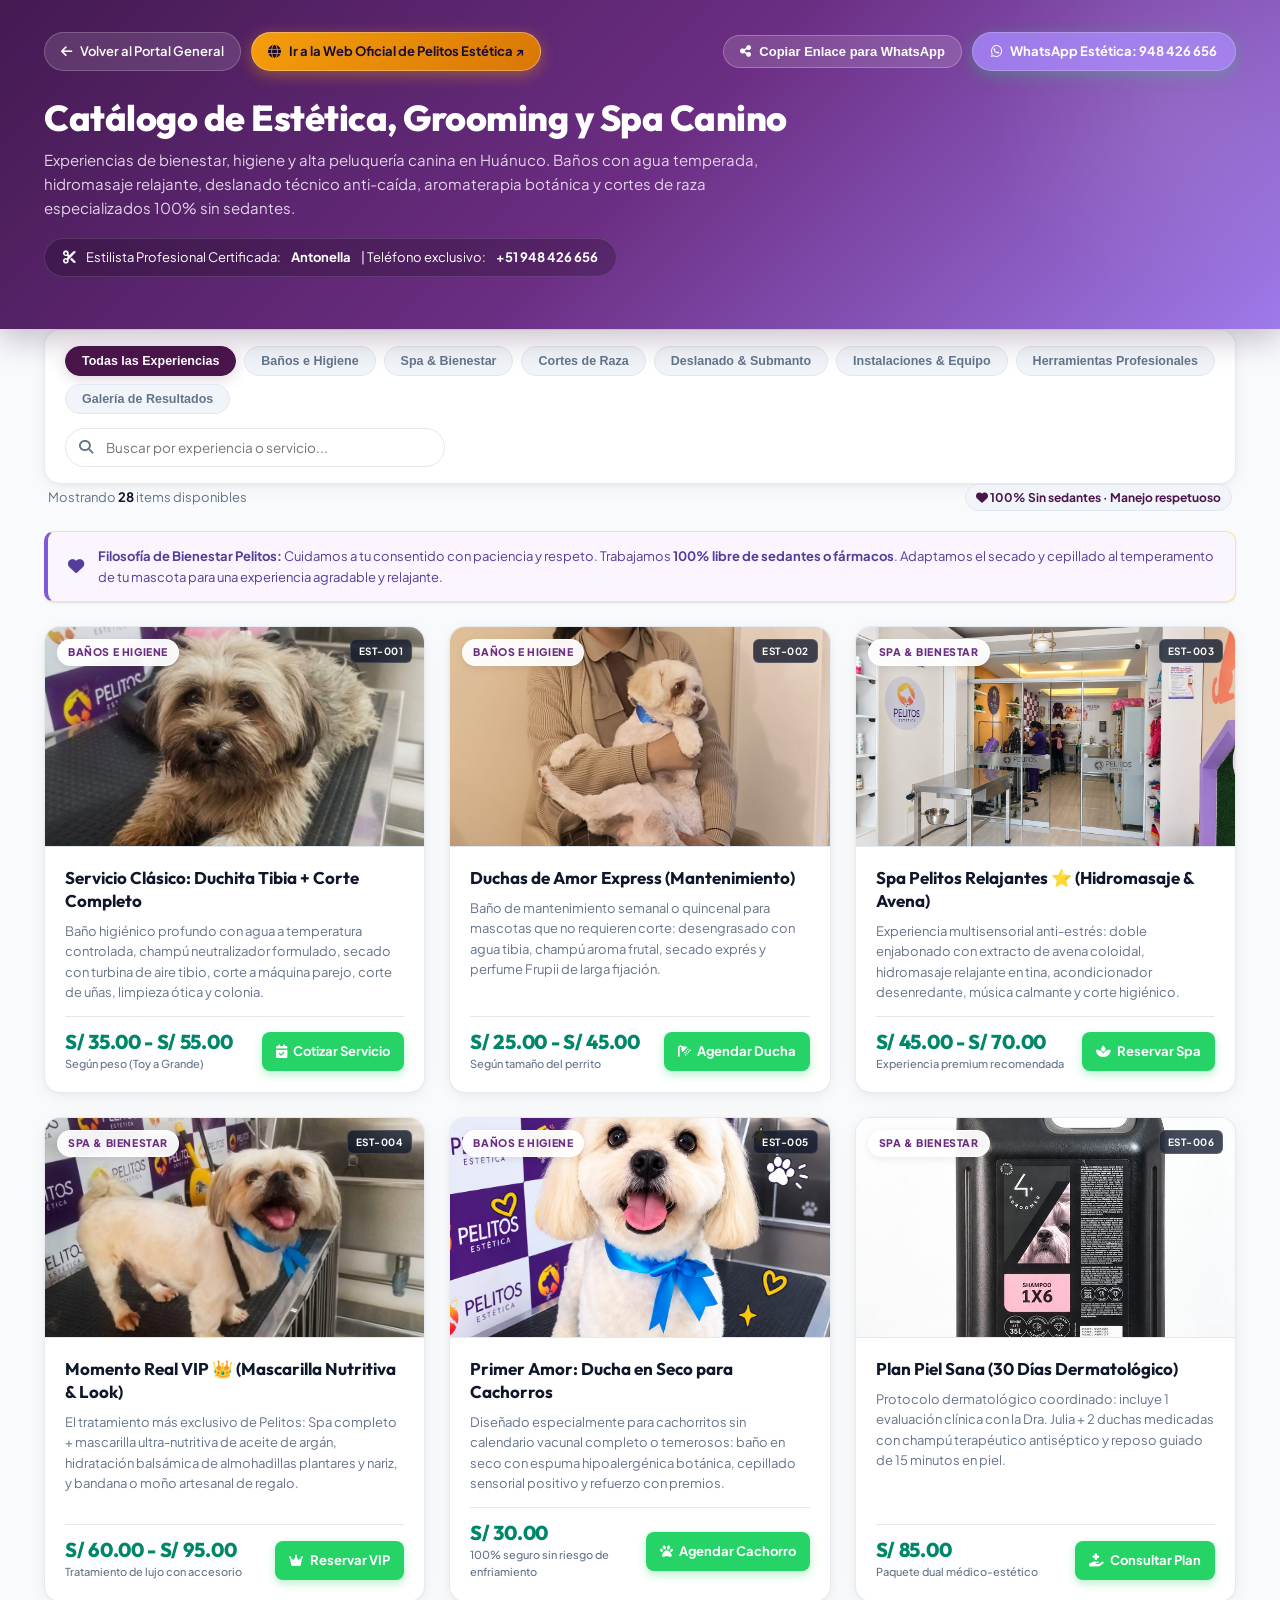
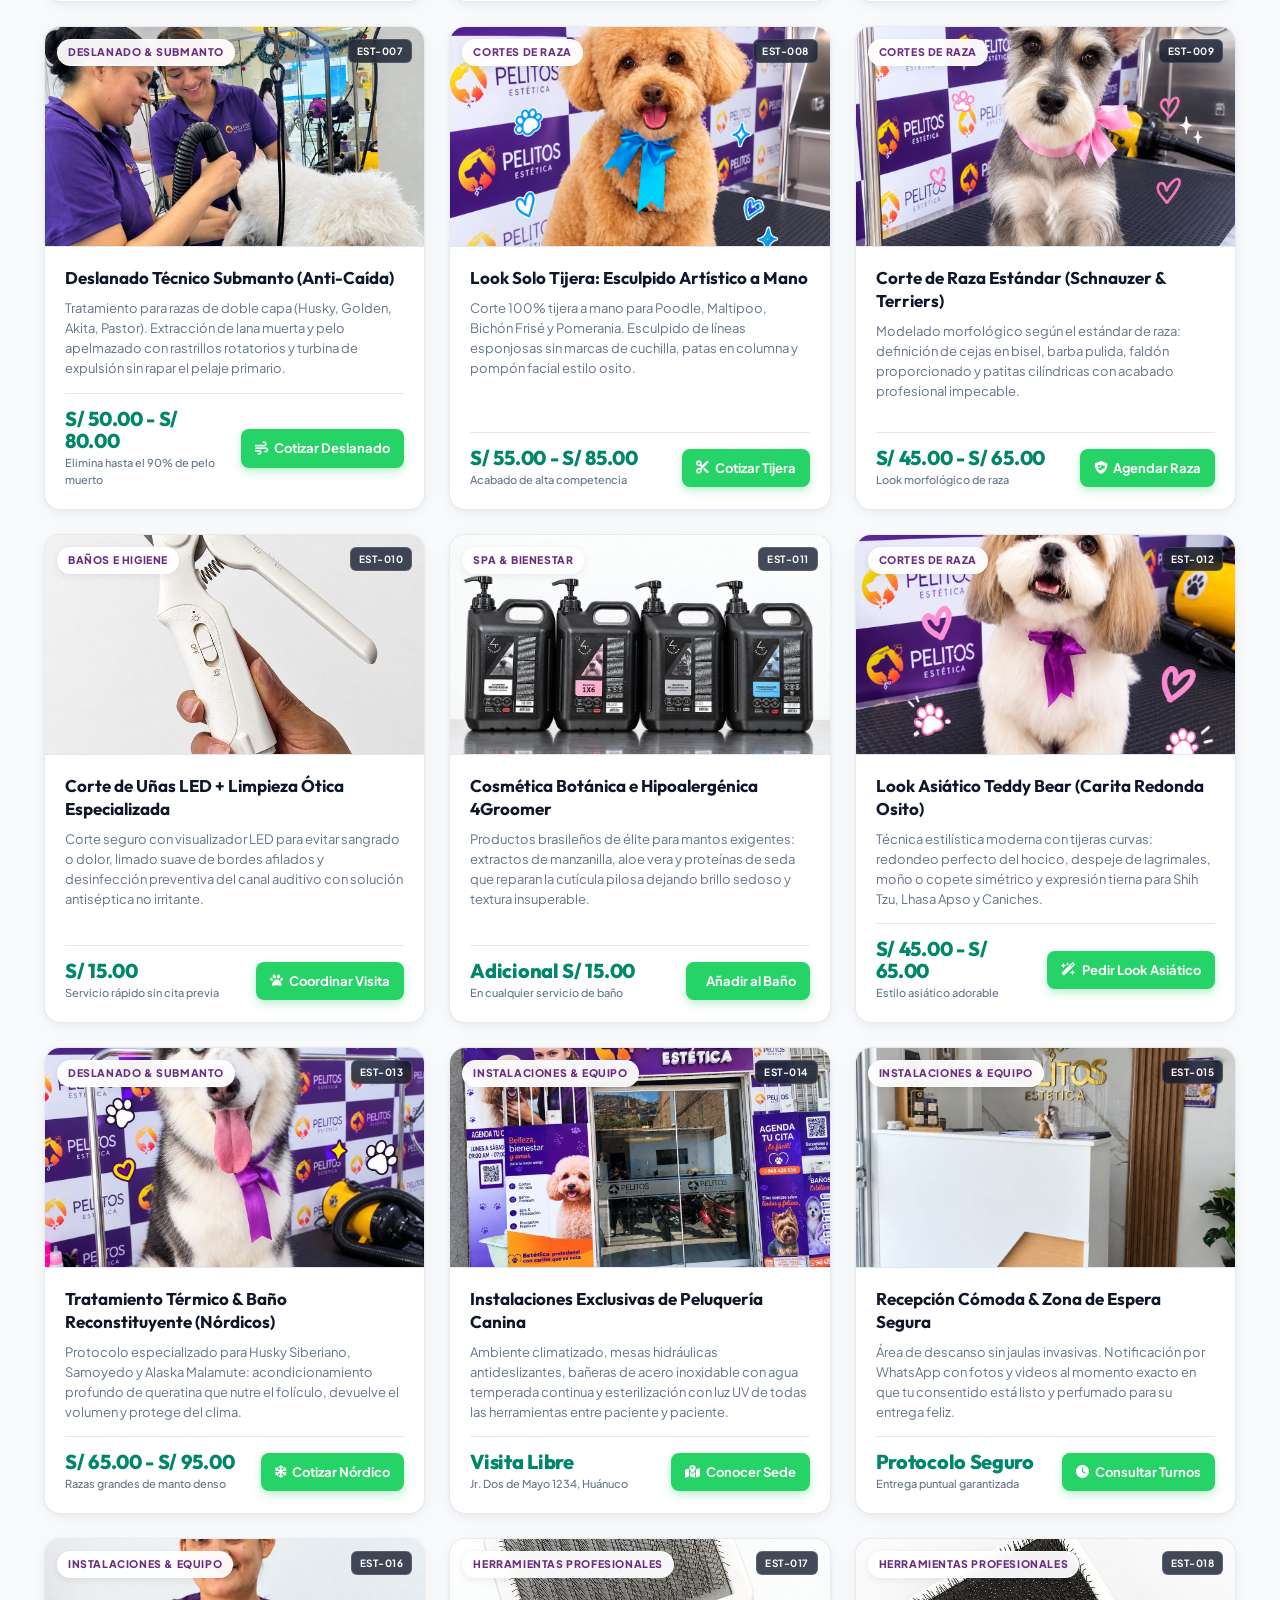
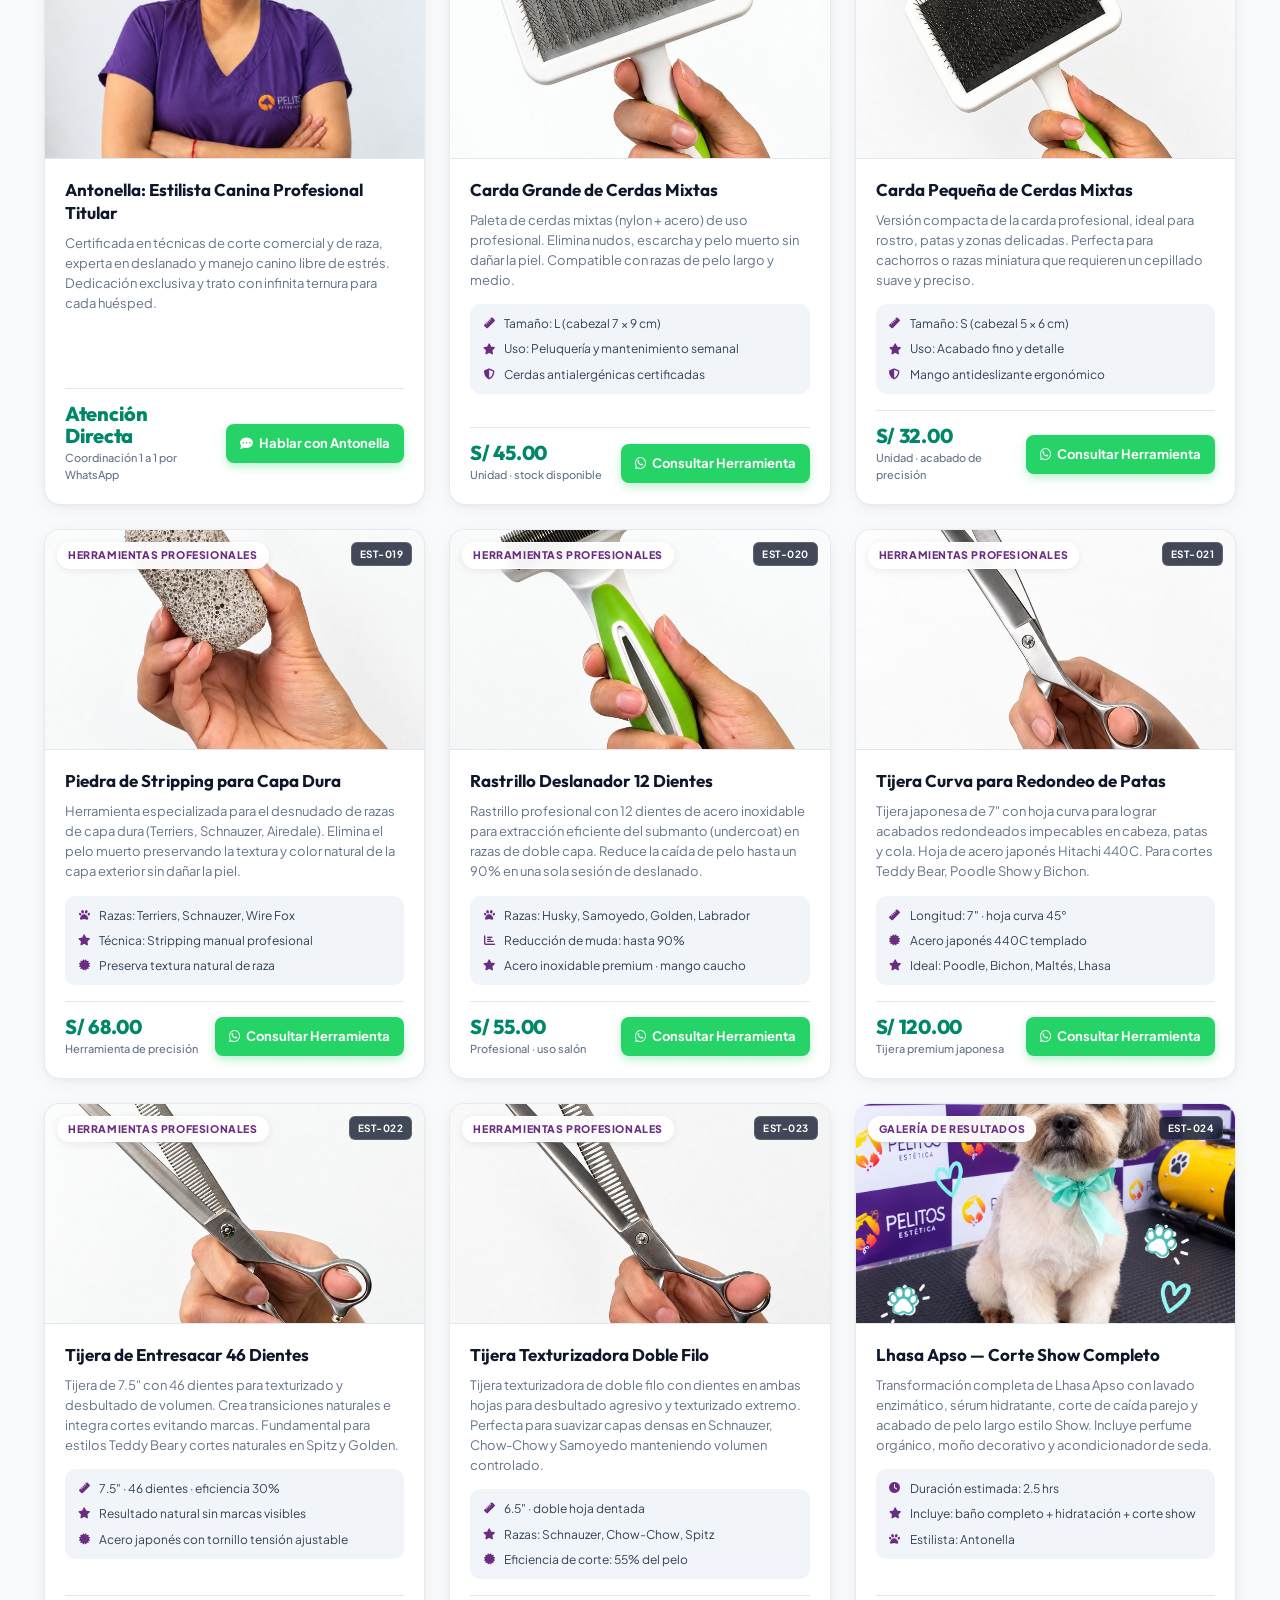
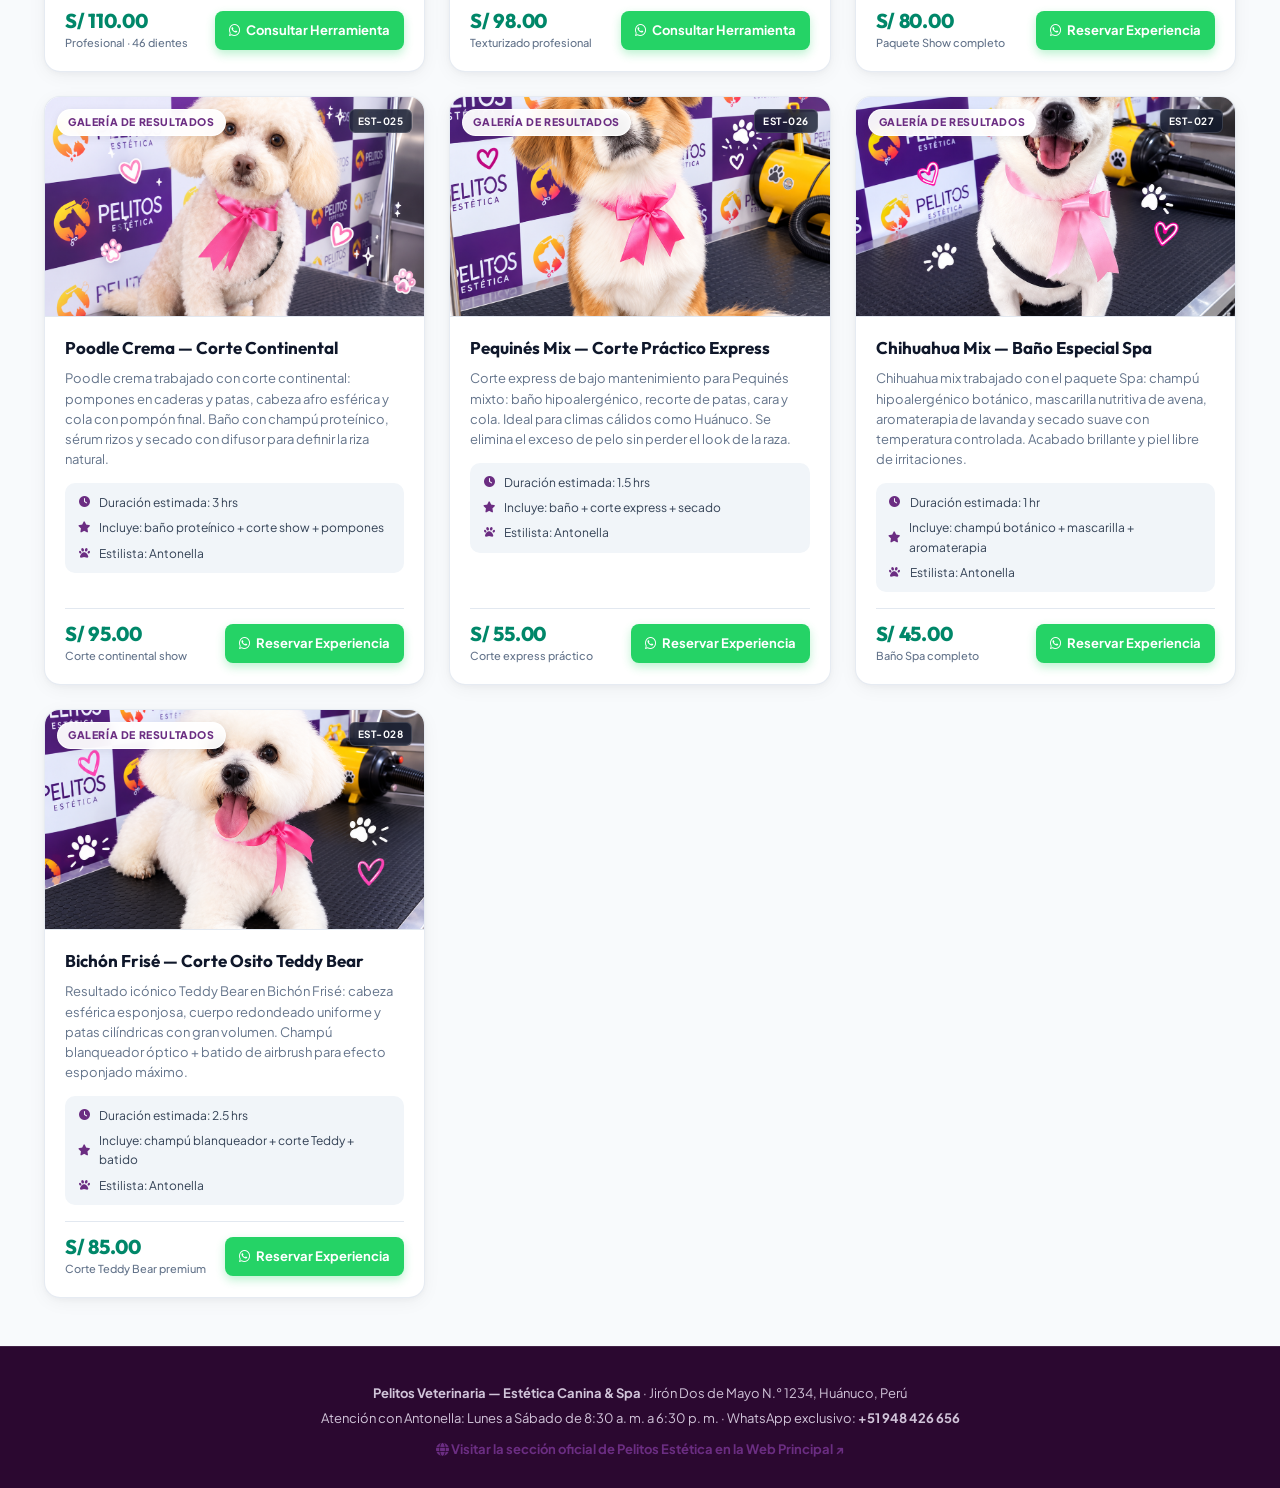
<file: catalogo_estetica.html>
<!DOCTYPE html>
<html lang="es">
<head>
  <meta charset="UTF-8">
  <meta name="viewport" content="width=device-width, initial-scale=1.0">
  <title>Estética Canina y Spa Pelitos | Pelitos Veterinaria (Huánuco)</title>
  <!-- Fuentes e Iconos -->
  <link rel="preconnect" href="https://fonts.googleapis.com">
  <link rel="preconnect" href="https://fonts.gstatic.com" crossorigin>
  <link href="https://fonts.googleapis.com/css2?family=Outfit:wght@500;600;700;800&family=Plus+Jakarta+Sans:wght@400;500;600;700&display=swap" rel="stylesheet">
  <link rel="stylesheet" href="https://cdnjs.cloudflare.com/ajax/libs/font-awesome/6.5.1/css/all.min.css">
  <link rel="stylesheet" href="assets/css/catalogos.css">
  <style>
    .header-direct-btn {
      background: linear-gradient(135deg, #F59E0B, #D97706);
      color: #1A0D2E !important;
      font-weight: 700;
      box-shadow: 0 4px 15px rgba(245, 158, 11, 0.4);
      border: 1px solid rgba(255, 255, 255, 0.3) !important;
    }
    .header-direct-btn:hover {
      background: #FBBF24 !important;
      transform: translateY(-2px);
    }
    .cta-wa-btn {
      background: #25D366;
      color: #ffffff;
      font-weight: 700;
      text-decoration: none;
      display: inline-flex;
      align-items: center;
      gap: 6px;
      padding: 9px 14px;
      border-radius: 8px;
      font-size: 13px;
      box-shadow: 0 4px 10px rgba(37, 211, 102, 0.3);
      transition: all 0.2s;
    }
    .cta-wa-btn:hover {
      background: #1eb956;
      transform: translateY(-2px);
    }
  </style>
</head>
<body>

  <!-- HEADER ESPECÍFICO DEL CANAL ESTÉTICA -->
  <header class="catalog-header" style="background: linear-gradient(135deg, #441A52, #6B2D82, #9F7AEA);">
    <div class="container">
      <div class="header-nav-bar">
        <div style="display: flex; gap: 10px; align-items: center; flex-wrap: wrap;">
          <a href="index.html" class="back-hub-btn">
            <i class="fa-solid fa-arrow-left"></i> Volver al Portal General
          </a>
          <!-- LINK DIRECTO A LA PÁGINA WEB OFICIAL -->
          <a href="../pelitos_veterinaria/pages/estetica.html" class="back-hub-btn header-direct-btn">
            <i class="fa-solid fa-globe"></i> Ir a la Web Oficial de Pelitos Estética ↗
          </a>
        </div>
        <div style="display: flex; gap: 10px; align-items: center; flex-wrap: wrap;">
          <button class="btn-copy-catalog-link" onclick="copyCatalogLink('Estética & Spa Canino')">
            <i class="fa-solid fa-share-nodes"></i> Copiar Enlace para WhatsApp
          </button>
          <div class="channel-pill-badge" style="background: #9F7AEA;">
            <i class="fa-brands fa-whatsapp"></i> WhatsApp Estética: 948 426 656
          </div>
        </div>
      </div>
      <div class="header-main-info">
        <h1>Catálogo de Estética, Grooming y Spa Canino</h1>
        <p>Experiencias de bienestar, higiene y alta peluquería canina en Huánuco. Baños con agua temperada, hidromasaje relajante, deslanado técnico anti-caída, aromaterapia botánica y cortes de raza especializados 100% sin sedantes.</p>
        <div class="responsible-box">
          <i class="fa-solid fa-scissors"></i> Estilista Profesional Certificada: <strong>Antonella</strong> | Teléfono exclusivo: <strong>+51 948 426 656</strong>
        </div>
      </div>
    </div>
  </header>

  <main class="container">
    <!-- TOOLBAR DE FILTROS -->
    <div class="catalog-toolbar">
      <div class="filter-group">
        <button class="filter-chip active" onclick="filterItems('all', this)">Todas las Experiencias</button>
        <button class="filter-chip" onclick="filterItems('bano', this)">Baños e Higiene</button>
        <button class="filter-chip" onclick="filterItems('spa', this)">Spa & Bienestar</button>
        <button class="filter-chip" onclick="filterItems('cortes', this)">Cortes de Raza</button>
        <button class="filter-chip" onclick="filterItems('deslanado', this)">Deslanado & Submanto</button>
        <button class="filter-chip" onclick="filterItems('instalaciones', this)">Instalaciones & Equipo</button>
        <button class="filter-chip" onclick="filterItems('herramientas', this)">Herramientas Profesionales</button>
        <button class="filter-chip" onclick="filterItems('galeria', this)">Galería de Resultados</button>
      </div>
      <div class="search-input-wrapper">
        <i class="fa-solid fa-magnifying-glass search-icon"></i>
        <input type="text" id="searchInput" placeholder="Buscar por experiencia o servicio..." onkeyup="searchGrooming()">
      </div>
    </div>

    <!-- BARRA DE ESTADO / CONTADOR DE EXPERIENCIAS -->
    <div class="catalog-status-bar">
      <span id="resultsCount">Mostrando <strong>28</strong> experiencias y herramientas</span>
      <span class="badge-counter"><i class="fa-solid fa-heart"></i> 100% Sin sedantes · Manejo respetuoso</span>
    </div>

    <!-- ESTADO VACÍO (EMPTY STATE) -->
    <div class="empty-state-box" id="emptyState">
      <i class="fa-solid fa-scissors"></i>
      <h3>No se encontraron experiencias</h3>
      <p>No hay servicios que coincidan con "<span id="emptyQuery"></span>".</p>
      <button class="empty-state-btn" onclick="resetSearchAndFilter()">Ver todos los servicios</button>
    </div>

    <!-- AVISO DE ATENCIÓN SIN ESTRÉS -->
    <div class="notice-box" style="background: #FAF5FF; border-left-color: #805AD5; color: #553C9A;">
      <i class="fa-solid fa-heart fa-lg"></i>
      <div>
        <strong>Filosofía de Bienestar Pelitos:</strong> Cuidamos a tu consentido con paciencia y respeto. Trabajamos <strong>100% libre de sedantes o fármacos</strong>. Adaptamos el secado y cepillado al temperamento de tu mascota para una experiencia agradable y relajante.
      </div>
    </div>

    <!-- GRID DE EXPERIENCIAS DE ESTÉTICA (16 SERVICIOS CON FOTOS 100% ÚNICAS Y DATOS COMPLETOS) -->
    <div class="items-grid" id="groomingGrid">

      <!-- 1. Servicio Clásico (Duchita + Corte Parejo) -->
      <div class="card-item" data-category="bano" data-keywords="servicio clasico ducha bano corte maquina higiene completo">
        <div class="card-image-box">
          <img src="assets/images/estetica/perrito_.jpg" alt="Servicio Clásico Duchita y Corte" loading="lazy">
          <span class="card-badge-cat" style="color: #6B2D82;">Baños e Higiene</span>
          <span class="card-badge-code">EST-001</span>
        </div>
        <div class="card-content">
          <div>
            <h3 class="card-title">Servicio Clásico: Duchita Tibia + Corte Completo</h3>
            <p class="card-desc">Baño higiénico profundo con agua a temperatura controlada, champú neutralizador formulado, secado con turbina de aire tibio, corte a máquina parejo, corte de uñas, limpieza ótica y colonia.</p>
          </div>
          <div class="card-footer">
            <div class="price-box">
              <span class="price-main">S/ 35.00 - S/ 55.00</span>
              <span class="price-sub">Según peso (Toy a Grande)</span>
            </div>
            <a href="https://wa.me/51948426656?text=Hola%20Antonella%20(Est%C3%A9tica)%2C%20deseo%20cotizar%20y%20agendar%20el%20Servicio%20Cl%C3%A1sico%20(EST-001)%20para%20mi%20perrito." 
               target="_blank" class="cta-wa-btn">
              <i class="fa-solid fa-calendar-check"></i> Cotizar Servicio
            </a>
          </div>
        </div>
      </div>

      <!-- 2. Ducha de Amor Express -->
      <div class="card-item" data-category="bano" data-keywords="ducha express bano rapido mantenimiento economico limpio perro">
        <div class="card-image-box">
          <img src="assets/images/estetica/perrito-entregado.jpg" alt="Ducha de Amor Express" loading="lazy">
          <span class="card-badge-cat" style="color: #6B2D82;">Baños e Higiene</span>
          <span class="card-badge-code">EST-002</span>
        </div>
        <div class="card-content">
          <div>
            <h3 class="card-title">Duchas de Amor Express (Mantenimiento)</h3>
            <p class="card-desc">Baño de mantenimiento semanal o quincenal para mascotas que no requieren corte: desengrasado con agua tibia, champú aroma frutal, secado exprés y perfume Frupii de larga fijación.</p>
          </div>
          <div class="card-footer">
            <div class="price-box">
              <span class="price-main">S/ 25.00 - S/ 45.00</span>
              <span class="price-sub">Según tamaño del perrito</span>
            </div>
            <a href="https://wa.me/51948426656?text=Hola%20Antonella%2C%20deseo%20agendar%20una%20Ducha%20de%20Amor%20Express%20(EST-002)." 
               target="_blank" class="cta-wa-btn">
              <i class="fa-solid fa-shower"></i> Agendar Ducha
            </a>
          </div>
        </div>
      </div>

      <!-- 3. Spa Pelitos Relajantes ⭐ -->
      <div class="card-item" data-category="spa" data-keywords="spa relajante hidromasaje aromaterapia avena bienestar estres calmante">
        <div class="card-image-box">
          <img src="assets/images/estetica/estetica.jpeg" alt="Spa Pelitos Relajantes con Hidromasaje" loading="lazy">
          <span class="card-badge-cat" style="color: #6B2D82;">Spa & Bienestar</span>
          <span class="card-badge-code">EST-003</span>
        </div>
        <div class="card-content">
          <div>
            <h3 class="card-title">Spa Pelitos Relajantes ⭐ (Hidromasaje & Avena)</h3>
            <p class="card-desc">Experiencia multisensorial anti-estrés: doble enjabonado con extracto de avena coloidal, hidromasaje relajante en tina, acondicionador desenredante, música calmante y corte higiénico.</p>
          </div>
          <div class="card-footer">
            <div class="price-box">
              <span class="price-main">S/ 45.00 - S/ 70.00</span>
              <span class="price-sub">Experiencia premium recomendada</span>
            </div>
            <a href="https://wa.me/51948426656?text=Hola%20Antonella%2C%20deseo%20agendar%20el%20Spa%20Pelitos%20Relajantes%20(EST-003)%20para%20mi%20consentido." 
               target="_blank" class="cta-wa-btn">
              <i class="fa-solid fa-spa"></i> Reservar Spa
            </a>
          </div>
        </div>
      </div>

      <!-- 4. Momento Real VIP 👑 -->
      <div class="card-item" data-category="spa" data-keywords="momento real vip mascarilla argan bandana spa de lujo">
        <div class="card-image-box">
          <img src="assets/images/estetica/perrito_cortado.jpg" alt="Momento Real VIP Spa y Mascarilla" loading="lazy">
          <span class="card-badge-cat" style="color: #6B2D82;">Spa & Bienestar</span>
          <span class="card-badge-code">EST-004</span>
        </div>
        <div class="card-content">
          <div>
            <h3 class="card-title">Momento Real VIP 👑 (Mascarilla Nutritiva & Look)</h3>
            <p class="card-desc">El tratamiento más exclusivo de Pelitos: Spa completo + mascarilla ultra-nutritiva de aceite de argán, hidratación balsámica de almohadillas plantares y nariz, y bandana o moño artesanal de regalo.</p>
          </div>
          <div class="card-footer">
            <div class="price-box">
              <span class="price-main">S/ 60.00 - S/ 95.00</span>
              <span class="price-sub">Tratamiento de lujo con accesorio</span>
            </div>
            <a href="https://wa.me/51948426656?text=Hola%20Antonella%2C%20deseo%20agendar%20la%20experiencia%20Momento%20Real%20VIP%20(EST-004)%20para%20mi%20mascota." 
               target="_blank" class="cta-wa-btn">
              <i class="fa-solid fa-crown"></i> Reservar VIP
            </a>
          </div>
        </div>
      </div>

      <!-- 5. Primer Amor (Cachorros & Primerizos) -->
      <div class="card-item" data-category="bano" data-keywords="cachorros bano en seco espuma hipoalergenica primerizos sin estres">
        <div class="card-image-box">
          <img src="assets/images/estetica/mejores_obras/obra_03_maltipoo_blanco.png" alt="Primer Amor Baño al Seco para Cachorros" loading="lazy">
          <span class="card-badge-cat" style="color: #6B2D82;">Baños e Higiene</span>
          <span class="card-badge-code">EST-005</span>
        </div>
        <div class="card-content">
          <div>
            <h3 class="card-title">Primer Amor: Ducha en Seco para Cachorros</h3>
            <p class="card-desc">Diseñado especialmente para cachorritos sin calendario vacunal completo o temerosos: baño en seco con espuma hipoalergénica botánica, cepillado sensorial positivo y refuerzo con premios.</p>
          </div>
          <div class="card-footer">
            <div class="price-box">
              <span class="price-main">S/ 30.00</span>
              <span class="price-sub">100% seguro sin riesgo de enfriamiento</span>
            </div>
            <a href="https://wa.me/51948426656?text=Hola%20Antonella%2C%20tengo%20un%20cachorrito%20y%20deseo%20agendar%20su%20Primer%20Amor%20(EST-005)." 
               target="_blank" class="cta-wa-btn">
              <i class="fa-solid fa-paw"></i> Agendar Cachorro
            </a>
          </div>
        </div>
      </div>

      <!-- 6. Plan Piel Sana (Tratamiento Terapéutico Dermatológico) -->
      <div class="card-item" data-category="spa" data-keywords="piel sana dermatitis bano medicado reposo terapeutico alergias">
        <div class="card-image-box">
          <img src="assets/images/estetica/productos/shampoo-4groomer-1x6.jpg" alt="Plan Piel Sana Baño Medicado" loading="lazy">
          <span class="card-badge-cat" style="color: #6B2D82;">Spa & Bienestar</span>
          <span class="card-badge-code">EST-006</span>
        </div>
        <div class="card-content">
          <div>
            <h3 class="card-title">Plan Piel Sana (30 Días Dermatológico)</h3>
            <p class="card-desc">Protocolo dermatológico coordinado: incluye 1 evaluación clínica con la Dra. Julia + 2 duchas medicadas con champú terapéutico antiséptico y reposo guiado de 15 minutos en piel.</p>
          </div>
          <div class="card-footer">
            <div class="price-box">
              <span class="price-main">S/ 85.00</span>
              <span class="price-sub">Paquete dual médico-estético</span>
            </div>
            <a href="https://wa.me/51948426656?text=Hola%20Antonella%2C%20deseo%20informaci%C3%B3n%20para%20el%20Plan%20Piel%20Sana%20(EST-006)%20por%20alergia%20o%20dermatitis." 
               target="_blank" class="cta-wa-btn">
              <i class="fa-solid fa-hand-holding-medical"></i> Consultar Plan
            </a>
          </div>
        </div>
      </div>

      <!-- 7. Deslanado Técnico Submanto (Anti-Caída) -->
      <div class="card-item" data-category="deslanado" data-keywords="deslanado tecnico submanto pelo muerto husky golden pastor caida pelaje">
        <div class="card-image-box">
          <img src="assets/images/estetica/trabajo_estetica.jpeg" alt="Deslanado Técnico Submanto con Turbina" loading="lazy">
          <span class="card-badge-cat" style="color: #6B2D82;">Deslanado & Submanto</span>
          <span class="card-badge-code">EST-007</span>
        </div>
        <div class="card-content">
          <div>
            <h3 class="card-title">Deslanado Técnico Submanto (Anti-Caída)</h3>
            <p class="card-desc">Tratamiento para razas de doble capa (Husky, Golden, Akita, Pastor). Extracción de lana muerta y pelo apelmazado con rastrillos rotatorios y turbina de expulsión sin rapar el pelaje primario.</p>
          </div>
          <div class="card-footer">
            <div class="price-box">
              <span class="price-main">S/ 50.00 - S/ 80.00</span>
              <span class="price-sub">Elimina hasta el 90% de pelo muerto</span>
            </div>
            <a href="https://wa.me/51948426656?text=Hola%20Antonella%2C%20deseo%20agendar%20un%20Deslanado%20T%C3%A9cnico%20(EST-007)%20para%20mi%20perro%20de%20doble%20capa." 
               target="_blank" class="cta-wa-btn">
              <i class="fa-solid fa-wind"></i> Cotizar Deslanado
            </a>
          </div>
        </div>
      </div>

      <!-- 8. Look Solo Tijera Esculpido Artístico -->
      <div class="card-item" data-category="cortes" data-keywords="look solo tijera poodle bichon maltipoo esculpido artesanal esponjoso">
        <div class="card-image-box">
          <img src="assets/images/estetica/mejores_obras/obra_02_poodle_caramelo.png" alt="Look Solo Tijera Esculpido Artístico" loading="lazy">
          <span class="card-badge-cat" style="color: #6B2D82;">Cortes de Raza</span>
          <span class="card-badge-code">EST-008</span>
        </div>
        <div class="card-content">
          <div>
            <h3 class="card-title">Look Solo Tijera: Esculpido Artístico a Mano</h3>
            <p class="card-desc">Corte 100% tijera a mano para Poodle, Maltipoo, Bichón Frisé y Pomerania. Esculpido de líneas esponjosas sin marcas de cuchilla, patas en columna y pompón facial estilo osito.</p>
          </div>
          <div class="card-footer">
            <div class="price-box">
              <span class="price-main">S/ 55.00 - S/ 85.00</span>
              <span class="price-sub">Acabado de alta competencia</span>
            </div>
            <a href="https://wa.me/51948426656?text=Hola%20Antonella%2C%20deseo%20agendar%20un%20Corte%20Solo%20Tijera%20(EST-008)%20para%20mi%20consentido." 
               target="_blank" class="cta-wa-btn">
              <i class="fa-solid fa-scissors"></i> Cotizar Tijera
            </a>
          </div>
        </div>
      </div>

      <!-- 9. Corte Estándar de Raza (Schnauzer & Terriers) -->
      <div class="card-item" data-category="cortes" data-keywords="corte raza schnauzer terrier faldon cejas barba estandar morfologico">
        <div class="card-image-box">
          <img src="assets/images/estetica/mejores_obras/obra_01_schnauzer.png" alt="Corte Estándar Schnauzer y Terriers" loading="lazy">
          <span class="card-badge-cat" style="color: #6B2D82;">Cortes de Raza</span>
          <span class="card-badge-code">EST-009</span>
        </div>
        <div class="card-content">
          <div>
            <h3 class="card-title">Corte de Raza Estándar (Schnauzer & Terriers)</h3>
            <p class="card-desc">Modelado morfológico según el estándar de raza: definición de cejas en bisel, barba pulida, faldón proporcionado y patitas cilíndricas con acabado profesional impecable.</p>
          </div>
          <div class="card-footer">
            <div class="price-box">
              <span class="price-main">S/ 45.00 - S/ 65.00</span>
              <span class="price-sub">Look morfológico de raza</span>
            </div>
            <a href="https://wa.me/51948426656?text=Hola%20Antonella%2C%20deseo%20agendar%20un%20Corte%20de%20Raza%20Schnauzer%20(EST-009)." 
               target="_blank" class="cta-wa-btn">
              <i class="fa-solid fa-shield-dog"></i> Agendar Raza
            </a>
          </div>
        </div>
      </div>

      <!-- 10. Corte y Pulido de Uñas LED + Limpieza Ótica -->
      <div class="card-item" data-category="bano" data-keywords="corte unas led lima oidos limpieza otica sin dolor higiene">
        <div class="card-image-box">
          <img src="assets/images/estetica/productos/cortaunas-led.jpg" alt="Corte de Uñas LED y Limpieza Ótica" loading="lazy">
          <span class="card-badge-cat" style="color: #6B2D82;">Baños e Higiene</span>
          <span class="card-badge-code">EST-010</span>
        </div>
        <div class="card-content">
          <div>
            <h3 class="card-title">Corte de Uñas LED + Limpieza Ótica Especializada</h3>
            <p class="card-desc">Corte seguro con visualizador LED para evitar sangrado o dolor, limado suave de bordes afilados y desinfección preventiva del canal auditivo con solución antiséptica no irritante.</p>
          </div>
          <div class="card-footer">
            <div class="price-box">
              <span class="price-main">S/ 15.00</span>
              <span class="price-sub">Servicio rápido sin cita previa</span>
            </div>
            <a href="https://wa.me/51948426656?text=Hola%20Antonella%2C%20deseo%20llevar%20a%20mi%20mascota%20para%20Corte%20de%20U%C3%B1as%20y%20O%C3%ADdos%20(EST-010)." 
               target="_blank" class="cta-wa-btn">
              <i class="fa-solid fa-paw"></i> Coordinar Visita
            </a>
          </div>
        </div>
      </div>

      <!-- 11. Cosmética Botánica e Hipoalergénica 4Groomer -->
      <div class="card-item" data-category="spa" data-keywords="cosmetica 4groomer champu acondicionador hipoalergenico botanico brasileno">
        <div class="card-image-box">
          <img src="assets/images/estetica/productos/linea-4groomer.jpg" alt="Línea Cosmética 4Groomer" loading="lazy">
          <span class="card-badge-cat" style="color: #6B2D82;">Spa & Bienestar</span>
          <span class="card-badge-code">EST-011</span>
        </div>
        <div class="card-content">
          <div>
            <h3 class="card-title">Cosmética Botánica e Hipoalergénica 4Groomer</h3>
            <p class="card-desc">Productos brasileños de élite para mantos exigentes: extractos de manzanilla, aloe vera y proteínas de seda que reparan la cutícula pilosa dejando brillo sedoso y textura insuperable.</p>
          </div>
          <div class="card-footer">
            <div class="price-box">
              <span class="price-main">Adicional S/ 15.00</span>
              <span class="price-sub">En cualquier servicio de baño</span>
            </div>
            <a href="https://wa.me/51948426656?text=Hola%20Antonella%2C%20deseo%20a%C3%B1adir%20el%20Tratamiento%204Groomer%20(EST-011)%20al%20ba%C3%B1o%20de%20mi%20perrito." 
               target="_blank" class="cta-wa-btn">
              <i class="fa-solid fa-sparkles"></i> Añadir al Baño
            </a>
          </div>
        </div>
      </div>

      <!-- 12. Look Asiático y Carita Redonda (Shih Tzu / Lhasa) -->
      <div class="card-item" data-category="cortes" data-keywords="corte asiatico carita redonda shih tzu lhasa pompon tierno osito">
        <div class="card-image-box">
          <img src="assets/images/estetica/mejores_obras/obra_04_shih_tzu.png" alt="Look Asiático Carita Redonda Shih Tzu" loading="lazy">
          <span class="card-badge-cat" style="color: #6B2D82;">Cortes de Raza</span>
          <span class="card-badge-code">EST-012</span>
        </div>
        <div class="card-content">
          <div>
            <h3 class="card-title">Look Asiático Teddy Bear (Carita Redonda Osito)</h3>
            <p class="card-desc">Técnica estilística moderna con tijeras curvas: redondeo perfecto del hocico, despeje de lagrimales, moño o copete simétrico y expresión tierna para Shih Tzu, Lhasa Apso y Caniches.</p>
          </div>
          <div class="card-footer">
            <div class="price-box">
              <span class="price-main">S/ 45.00 - S/ 65.00</span>
              <span class="price-sub">Estilo asiático adorable</span>
            </div>
            <a href="https://wa.me/51948426656?text=Hola%20Antonella%2C%20quiero%20el%20Look%20Asi%C3%A1tico%20Carita%20Redonda%20(EST-012)%20para%20mi%20perrito." 
               target="_blank" class="cta-wa-btn">
              <i class="fa-solid fa-wand-magic-sparkles"></i> Pedir Look Asiático
            </a>
          </div>
        </div>
      </div>

      <!-- 13. Tratamiento Térmico & Baño Reconstituyente (Husky / Nórdicos) -->
      <div class="card-item" data-category="deslanado" data-keywords="husky nordicos bano termico reconstituyente doble capa volumen">
        <div class="card-image-box">
          <img src="assets/images/estetica/mejores_obras/obra_10_husky_siberiano.png" alt="Tratamiento Térmico Husky Siberiano" loading="lazy">
          <span class="card-badge-cat" style="color: #6B2D82;">Deslanado & Submanto</span>
          <span class="card-badge-code">EST-013</span>
        </div>
        <div class="card-content">
          <div>
            <h3 class="card-title">Tratamiento Térmico & Baño Reconstituyente (Nórdicos)</h3>
            <p class="card-desc">Protocolo especializado para Husky Siberiano, Samoyedo y Alaska Malamute: acondicionamiento profundo de queratina que nutre el folículo, devuelve el volumen y protege del clima.</p>
          </div>
          <div class="card-footer">
            <div class="price-box">
              <span class="price-main">S/ 65.00 - S/ 95.00</span>
              <span class="price-sub">Razas grandes de manto denso</span>
            </div>
            <a href="https://wa.me/51948426656?text=Hola%20Antonella%2C%20deseo%20agendar%20el%20Tratamiento%20N%C3%B3rdico%20(EST-013)%20para%20mi%20Husky." 
               target="_blank" class="cta-wa-btn">
              <i class="fa-solid fa-snowflake"></i> Cotizar Nórdico
            </a>
          </div>
        </div>
      </div>

      <!-- 14. Instalaciones Exclusivas de Estética y Spa en Huánuco -->
      <div class="card-item" data-category="instalaciones" data-keywords="instalaciones estetica huanuco tinas agua temperada mesas hidraulicas">
        <div class="card-image-box">
          <img src="assets/images/estetica/entrada_estetica.jpeg" alt="Instalaciones de Pelitos Estética en Huánuco" loading="lazy">
          <span class="card-badge-cat" style="color: #6B2D82;">Instalaciones & Equipo</span>
          <span class="card-badge-code">EST-014</span>
        </div>
        <div class="card-content">
          <div>
            <h3 class="card-title">Instalaciones Exclusivas de Peluquería Canina</h3>
            <p class="card-desc">Ambiente climatizado, mesas hidráulicas antideslizantes, bañeras de acero inoxidable con agua temperada continua y esterilización con luz UV de todas las herramientas entre paciente y paciente.</p>
          </div>
          <div class="card-footer">
            <div class="price-box">
              <span class="price-main">Visita Libre</span>
              <span class="price-sub">Jr. Dos de Mayo 1234, Huánuco</span>
            </div>
            <a href="https://wa.me/51948426656?text=Hola%20Antonella%2C%20deseo%20conocer%20las%20instalaciones%20de%20Pelitos%20Est%C3%A9tica%20(EST-014)." 
               target="_blank" class="cta-wa-btn">
              <i class="fa-solid fa-map-location-dot"></i> Conocer Sede
            </a>
          </div>
        </div>
      </div>

      <!-- 15. Recepción y Entrega Feliz de Mascotas -->
      <div class="card-item" data-category="instalaciones" data-keywords="recepcion entrega sala de espera spa bienestar perros felices">
        <div class="card-image-box">
          <img src="assets/images/estetica/recepcion_estetica.jpeg" alt="Recepción y Sala de Espera Spa" loading="lazy">
          <span class="card-badge-cat" style="color: #6B2D82;">Instalaciones & Equipo</span>
          <span class="card-badge-code">EST-015</span>
        </div>
        <div class="card-content">
          <div>
            <h3 class="card-title">Recepción Cómoda & Zona de Espera Segura</h3>
            <p class="card-desc">Área de descanso sin jaulas invasivas. Notificación por WhatsApp con fotos y videos al momento exacto en que tu consentido está listo y perfumado para su entrega feliz.</p>
          </div>
          <div class="card-footer">
            <div class="price-box">
              <span class="price-main">Protocolo Seguro</span>
              <span class="price-sub">Entrega puntual garantizada</span>
            </div>
            <a href="https://wa.me/51948426656?text=Hola%20Antonella%2C%20deseo%20consultar%20turnos%20disponibles%20para%20hoy%20en%20Est%C3%A9tica%20(EST-015)." 
               target="_blank" class="cta-wa-btn">
              <i class="fa-solid fa-clock"></i> Consultar Turnos
            </a>
          </div>
        </div>
      </div>

      <!-- 16. Antonella (Groomer Certificada & Manejo Low-Stress) -->
      <div class="card-item" data-category="instalaciones" data-keywords="antonella groomer estilista certificada manejo respetuoso sin dolor">
        <div class="card-image-box">
          <img src="assets/images/equipo/antonella.jpg" alt="Antonella Groomer Certificada" loading="lazy">
          <span class="card-badge-cat" style="color: #6B2D82;">Instalaciones & Equipo</span>
          <span class="card-badge-code">EST-016</span>
        </div>
        <div class="card-content">
          <div>
            <h3 class="card-title">Antonella: Estilista Canina Profesional Titular</h3>
            <p class="card-desc">Certificada en técnicas de corte comercial y de raza, experta en deslanado y manejo canino libre de estrés. Dedicación exclusiva y trato con infinita ternura para cada huésped.</p>
          </div>
          <div class="card-footer">
            <div class="price-box">
              <span class="price-main">Atención Directa</span>
              <span class="price-sub">Coordinación 1 a 1 por WhatsApp</span>
            </div>
            <a href="https://wa.me/51948426656?text=Hola%20Antonella%2C%20deseo%20conversar%20contigo%20sobre%20el%20corte%20especial%20de%20mi%20mascota%20(EST-016)." 
               target="_blank" class="cta-wa-btn">
              <i class="fa-solid fa-comment-dots"></i> Hablar con Antonella
            </a>
          </div>
        </div>
      </div>


            <!-- EST-017: Carda Grande de Cerdas Mixtas -->
      <div class="card-item" data-category="herramientas" data-keywords="carda grande cerdas mixtas cepillado peluqueria grooming profesional">
        <div class="card-image-box">
          <img src="assets/images/estetica/productos/carda-grande.jpg" alt="Carda Grande de Cerdas Mixtas" loading="lazy">
          <span class="card-badge-cat" style="color: #6B2D82;">Herramientas Profesionales</span>
          <span class="card-badge-code">EST-017</span>
        </div>
        <div class="card-content">
          <div>
            <h3 class="card-title">Carda Grande de Cerdas Mixtas</h3>
            <p class="card-desc">Paleta de cerdas mixtas (nylon + acero) de uso profesional. Elimina nudos, escarcha y pelo muerto sin dañar la piel. Compatible con razas de pelo largo y medio.</p>
            <ul class="card-specs"><li><i class="fa-solid fa-ruler"></i> Tamaño: L (cabezal 7 × 9 cm)</li><li><i class="fa-solid fa-star"></i> Uso: Peluquería y mantenimiento semanal</li><li><i class="fa-solid fa-shield-halved"></i> Cerdas antialergénicas certificadas</li></ul>
          </div>
          <div class="card-footer">
            <div class="price-box">
              <span class="price-main">S/ 45.00</span>
              <span class="price-sub">Unidad · stock disponible</span>
            </div>
            <a href="https://wa.me/51948426656?text=Hola%20Antonella%20%28Est%C3%A9tica%29%2C%20deseo%20consultar%20por%20Carda%20Grande%20de%20Cerdas%20Mixtas%20%28EST-017%29." target="_blank" class="cta-wa-btn">
              <i class="fa-brands fa-whatsapp"></i> Consultar Herramienta
            </a>
          </div>
        </div>
      </div>

      <!-- EST-018: Carda Pequeña de Cerdas Mixtas -->
      <div class="card-item" data-category="herramientas" data-keywords="carda pequena cerdas mixtas cepillo preciso grooming cachorros">
        <div class="card-image-box">
          <img src="assets/images/estetica/productos/carda-pequena.jpg" alt="Carda Pequeña de Cerdas Mixtas" loading="lazy">
          <span class="card-badge-cat" style="color: #6B2D82;">Herramientas Profesionales</span>
          <span class="card-badge-code">EST-018</span>
        </div>
        <div class="card-content">
          <div>
            <h3 class="card-title">Carda Pequeña de Cerdas Mixtas</h3>
            <p class="card-desc">Versión compacta de la carda profesional, ideal para rostro, patas y zonas delicadas. Perfecta para cachorros o razas miniatura que requieren un cepillado suave y preciso.</p>
            <ul class="card-specs"><li><i class="fa-solid fa-ruler"></i> Tamaño: S (cabezal 5 × 6 cm)</li><li><i class="fa-solid fa-star"></i> Uso: Acabado fino y detalle</li><li><i class="fa-solid fa-shield-halved"></i> Mango antideslizante ergonómico</li></ul>
          </div>
          <div class="card-footer">
            <div class="price-box">
              <span class="price-main">S/ 32.00</span>
              <span class="price-sub">Unidad · acabado de precisión</span>
            </div>
            <a href="https://wa.me/51948426656?text=Hola%20Antonella%20%28Est%C3%A9tica%29%2C%20deseo%20consultar%20por%20Carda%20Peque%C3%B1a%20de%20Cerdas%20Mixtas%20%28EST-018%29." target="_blank" class="cta-wa-btn">
              <i class="fa-brands fa-whatsapp"></i> Consultar Herramienta
            </a>
          </div>
        </div>
      </div>

      <!-- EST-019: Piedra de Stripping para Capa Dura -->
      <div class="card-item" data-category="herramientas" data-keywords="piedra stripping capa dura terrier airedale schnauzer pelo duro desnudado">
        <div class="card-image-box">
          <img src="assets/images/estetica/productos/piedra-stripping.jpg" alt="Piedra de Stripping para Capa Dura" loading="lazy">
          <span class="card-badge-cat" style="color: #6B2D82;">Herramientas Profesionales</span>
          <span class="card-badge-code">EST-019</span>
        </div>
        <div class="card-content">
          <div>
            <h3 class="card-title">Piedra de Stripping para Capa Dura</h3>
            <p class="card-desc">Herramienta especializada para el desnudado de razas de capa dura (Terriers, Schnauzer, Airedale). Elimina el pelo muerto preservando la textura y color natural de la capa exterior sin dañar la piel.</p>
            <ul class="card-specs"><li><i class="fa-solid fa-paw"></i> Razas: Terriers, Schnauzer, Wire Fox</li><li><i class="fa-solid fa-star"></i> Técnica: Stripping manual profesional</li><li><i class="fa-solid fa-certificate"></i> Preserva textura natural de raza</li></ul>
          </div>
          <div class="card-footer">
            <div class="price-box">
              <span class="price-main">S/ 68.00</span>
              <span class="price-sub">Herramienta de precisión</span>
            </div>
            <a href="https://wa.me/51948426656?text=Hola%20Antonella%20%28Est%C3%A9tica%29%2C%20deseo%20consultar%20por%20Piedra%20de%20Stripping%20para%20Capa%20Dura%20%28EST-019%29." target="_blank" class="cta-wa-btn">
              <i class="fa-brands fa-whatsapp"></i> Consultar Herramienta
            </a>
          </div>
        </div>
      </div>

      <!-- EST-020: Rastrillo Deslanador 12 Dientes -->
      <div class="card-item" data-category="herramientas" data-keywords="rastrillo deslanador submanto 12 dientes husky labrador golden caida pelo">
        <div class="card-image-box">
          <img src="assets/images/estetica/productos/rastrillo-deslanador.jpg" alt="Rastrillo Deslanador 12 Dientes" loading="lazy">
          <span class="card-badge-cat" style="color: #6B2D82;">Herramientas Profesionales</span>
          <span class="card-badge-code">EST-020</span>
        </div>
        <div class="card-content">
          <div>
            <h3 class="card-title">Rastrillo Deslanador 12 Dientes</h3>
            <p class="card-desc">Rastrillo profesional con 12 dientes de acero inoxidable para extracción eficiente del submanto (undercoat) en razas de doble capa. Reduce la caída de pelo hasta un 90% en una sola sesión de deslanado.</p>
            <ul class="card-specs"><li><i class="fa-solid fa-paw"></i> Razas: Husky, Samoyedo, Golden, Labrador</li><li><i class="fa-solid fa-chart-bar"></i> Reducción de muda: hasta 90%</li><li><i class="fa-solid fa-star"></i> Acero inoxidable premium · mango caucho</li></ul>
          </div>
          <div class="card-footer">
            <div class="price-box">
              <span class="price-main">S/ 55.00</span>
              <span class="price-sub">Profesional · uso salón</span>
            </div>
            <a href="https://wa.me/51948426656?text=Hola%20Antonella%20%28Est%C3%A9tica%29%2C%20deseo%20consultar%20por%20Rastrillo%20Deslanador%2012%20Dientes%20%28EST-020%29." target="_blank" class="cta-wa-btn">
              <i class="fa-brands fa-whatsapp"></i> Consultar Herramienta
            </a>
          </div>
        </div>
      </div>

      <!-- EST-021: Tijera Curva para Redondeo de Patas -->
      <div class="card-item" data-category="herramientas" data-keywords="tijera curva redondeo patas cabeza cola bichon poodle acabado curvo">
        <div class="card-image-box">
          <img src="assets/images/estetica/productos/tijera-curva.jpg" alt="Tijera Curva para Redondeo de Patas" loading="lazy">
          <span class="card-badge-cat" style="color: #6B2D82;">Herramientas Profesionales</span>
          <span class="card-badge-code">EST-021</span>
        </div>
        <div class="card-content">
          <div>
            <h3 class="card-title">Tijera Curva para Redondeo de Patas</h3>
            <p class="card-desc">Tijera japonesa de 7" con hoja curva para lograr acabados redondeados impecables en cabeza, patas y cola. Hoja de acero japonés Hitachi 440C. Para cortes Teddy Bear, Poodle Show y Bichon.</p>
            <ul class="card-specs"><li><i class="fa-solid fa-ruler"></i> Longitud: 7" · hoja curva 45°</li><li><i class="fa-solid fa-certificate"></i> Acero japonés 440C templado</li><li><i class="fa-solid fa-star"></i> Ideal: Poodle, Bichon, Maltés, Lhasa</li></ul>
          </div>
          <div class="card-footer">
            <div class="price-box">
              <span class="price-main">S/ 120.00</span>
              <span class="price-sub">Tijera premium japonesa</span>
            </div>
            <a href="https://wa.me/51948426656?text=Hola%20Antonella%20%28Est%C3%A9tica%29%2C%20deseo%20consultar%20por%20Tijera%20Curva%20para%20Redondeo%20de%20Patas%20%28EST-021%29." target="_blank" class="cta-wa-btn">
              <i class="fa-brands fa-whatsapp"></i> Consultar Herramienta
            </a>
          </div>
        </div>
      </div>

      <!-- EST-022: Tijera de Entresacar 46 Dientes -->
      <div class="card-item" data-category="herramientas" data-keywords="tijera entresacar 46 dientes desbultar volumen degradado natural">
        <div class="card-image-box">
          <img src="assets/images/estetica/productos/tijera-entresacar.jpg" alt="Tijera de Entresacar 46 Dientes" loading="lazy">
          <span class="card-badge-cat" style="color: #6B2D82;">Herramientas Profesionales</span>
          <span class="card-badge-code">EST-022</span>
        </div>
        <div class="card-content">
          <div>
            <h3 class="card-title">Tijera de Entresacar 46 Dientes</h3>
            <p class="card-desc">Tijera de 7.5" con 46 dientes para texturizado y desbultado de volumen. Crea transiciones naturales e integra cortes evitando marcas. Fundamental para estilos Teddy Bear y cortes naturales en Spitz y Golden.</p>
            <ul class="card-specs"><li><i class="fa-solid fa-ruler"></i> 7.5" · 46 dientes · eficiencia 30%</li><li><i class="fa-solid fa-star"></i> Resultado natural sin marcas visibles</li><li><i class="fa-solid fa-certificate"></i> Acero japonés con tornillo tensión ajustable</li></ul>
          </div>
          <div class="card-footer">
            <div class="price-box">
              <span class="price-main">S/ 110.00</span>
              <span class="price-sub">Profesional · 46 dientes</span>
            </div>
            <a href="https://wa.me/51948426656?text=Hola%20Antonella%20%28Est%C3%A9tica%29%2C%20deseo%20consultar%20por%20Tijera%20de%20Entresacar%2046%20Dientes%20%28EST-022%29." target="_blank" class="cta-wa-btn">
              <i class="fa-brands fa-whatsapp"></i> Consultar Herramienta
            </a>
          </div>
        </div>
      </div>

      <!-- EST-023: Tijera Texturizadora Doble Filo -->
      <div class="card-item" data-category="herramientas" data-keywords="tijera texturizadora doble filo volumen textura suavizado schnauzer">
        <div class="card-image-box">
          <img src="assets/images/estetica/productos/tijera-texturizadora.jpg" alt="Tijera Texturizadora Doble Filo" loading="lazy">
          <span class="card-badge-cat" style="color: #6B2D82;">Herramientas Profesionales</span>
          <span class="card-badge-code">EST-023</span>
        </div>
        <div class="card-content">
          <div>
            <h3 class="card-title">Tijera Texturizadora Doble Filo</h3>
            <p class="card-desc">Tijera texturizadora de doble filo con dientes en ambas hojas para desbultado agresivo y texturizado extremo. Perfecta para suavizar capas densas en Schnauzer, Chow-Chow y Samoyedo manteniendo volumen controlado.</p>
            <ul class="card-specs"><li><i class="fa-solid fa-ruler"></i> 6.5" · doble hoja dentada</li><li><i class="fa-solid fa-star"></i> Razas: Schnauzer, Chow-Chow, Spitz</li><li><i class="fa-solid fa-certificate"></i> Eficiencia de corte: 55% del pelo</li></ul>
          </div>
          <div class="card-footer">
            <div class="price-box">
              <span class="price-main">S/ 98.00</span>
              <span class="price-sub">Texturizado profesional</span>
            </div>
            <a href="https://wa.me/51948426656?text=Hola%20Antonella%20%28Est%C3%A9tica%29%2C%20deseo%20consultar%20por%20Tijera%20Texturizadora%20Doble%20Filo%20%28EST-023%29." target="_blank" class="cta-wa-btn">
              <i class="fa-brands fa-whatsapp"></i> Consultar Herramienta
            </a>
          </div>
        </div>
      </div>

      <!-- EST-024: Lhasa Apso — Corte Show Completo -->
      <div class="card-item" data-category="galeria" data-keywords="lhasa apso corte show pelo largo galeria resultado estetica">
        <div class="card-image-box">
          <img src="assets/images/estetica/mejores_obras/obra_05_lhasa_apso.png" alt="Lhasa Apso — Corte Show Completo" loading="lazy">
          <span class="card-badge-cat" style="color: #6B2D82;">Galería de Resultados</span>
          <span class="card-badge-code">EST-024</span>
        </div>
        <div class="card-content">
          <div>
            <h3 class="card-title">Lhasa Apso — Corte Show Completo</h3>
            <p class="card-desc">Transformación completa de Lhasa Apso con lavado enzimático, sérum hidratante, corte de caída parejo y acabado de pelo largo estilo Show. Incluye perfume orgánico, moño decorativo y acondicionador de seda.</p>
            <ul class="card-specs"><li><i class="fa-solid fa-clock"></i> Duración estimada: 2.5 hrs</li><li><i class="fa-solid fa-star"></i> Incluye: baño completo + hidratación + corte show</li><li><i class="fa-solid fa-paw"></i> Estilista: Antonella</li></ul>
          </div>
          <div class="card-footer">
            <div class="price-box">
              <span class="price-main">S/ 80.00</span>
              <span class="price-sub">Paquete Show completo</span>
            </div>
            <a href="https://wa.me/51948426656?text=Hola%20Antonella%20%28Est%C3%A9tica%29%2C%20deseo%20consultar%20por%20Lhasa%20Apso%20%E2%80%94%20Corte%20Show%20Completo%20%28EST-024%29." target="_blank" class="cta-wa-btn">
              <i class="fa-brands fa-whatsapp"></i> Reservar Experiencia
            </a>
          </div>
        </div>
      </div>

      <!-- EST-025: Poodle Crema — Corte Continental -->
      <div class="card-item" data-category="galeria" data-keywords="poodle crema continental corte galeria resultado peluqueria canina">
        <div class="card-image-box">
          <img src="assets/images/estetica/mejores_obras/obra_06_poodle_crema.png" alt="Poodle Crema — Corte Continental" loading="lazy">
          <span class="card-badge-cat" style="color: #6B2D82;">Galería de Resultados</span>
          <span class="card-badge-code">EST-025</span>
        </div>
        <div class="card-content">
          <div>
            <h3 class="card-title">Poodle Crema — Corte Continental</h3>
            <p class="card-desc">Poodle crema trabajado con corte continental: pompones en caderas y patas, cabeza afro esférica y cola con pompón final. Baño con champú proteínico, sérum rizos y secado con difusor para definir la riza natural.</p>
            <ul class="card-specs"><li><i class="fa-solid fa-clock"></i> Duración estimada: 3 hrs</li><li><i class="fa-solid fa-star"></i> Incluye: baño proteínico + corte show + pompones</li><li><i class="fa-solid fa-paw"></i> Estilista: Antonella</li></ul>
          </div>
          <div class="card-footer">
            <div class="price-box">
              <span class="price-main">S/ 95.00</span>
              <span class="price-sub">Corte continental show</span>
            </div>
            <a href="https://wa.me/51948426656?text=Hola%20Antonella%20%28Est%C3%A9tica%29%2C%20deseo%20consultar%20por%20Poodle%20Crema%20%E2%80%94%20Corte%20Continental%20%28EST-025%29." target="_blank" class="cta-wa-btn">
              <i class="fa-brands fa-whatsapp"></i> Reservar Experiencia
            </a>
          </div>
        </div>
      </div>

      <!-- EST-026: Pequinés Mix — Corte Práctico Express -->
      <div class="card-item" data-category="galeria" data-keywords="pequines mix corte practico galeria resultado bajo mantenimiento">
        <div class="card-image-box">
          <img src="assets/images/estetica/mejores_obras/obra_07_pequines_mix.png" alt="Pequinés Mix — Corte Práctico Express" loading="lazy">
          <span class="card-badge-cat" style="color: #6B2D82;">Galería de Resultados</span>
          <span class="card-badge-code">EST-026</span>
        </div>
        <div class="card-content">
          <div>
            <h3 class="card-title">Pequinés Mix — Corte Práctico Express</h3>
            <p class="card-desc">Corte express de bajo mantenimiento para Pequinés mixto: baño hipoalergénico, recorte de patas, cara y cola. Ideal para climas cálidos como Huánuco. Se elimina el exceso de pelo sin perder el look de la raza.</p>
            <ul class="card-specs"><li><i class="fa-solid fa-clock"></i> Duración estimada: 1.5 hrs</li><li><i class="fa-solid fa-star"></i> Incluye: baño + corte express + secado</li><li><i class="fa-solid fa-paw"></i> Estilista: Antonella</li></ul>
          </div>
          <div class="card-footer">
            <div class="price-box">
              <span class="price-main">S/ 55.00</span>
              <span class="price-sub">Corte express práctico</span>
            </div>
            <a href="https://wa.me/51948426656?text=Hola%20Antonella%20%28Est%C3%A9tica%29%2C%20deseo%20consultar%20por%20Pequin%C3%A9s%20Mix%20%E2%80%94%20Corte%20Pr%C3%A1ctico%20Express%20%28EST-026%29." target="_blank" class="cta-wa-btn">
              <i class="fa-brands fa-whatsapp"></i> Reservar Experiencia
            </a>
          </div>
        </div>
      </div>

      <!-- EST-027: Chihuahua Mix — Baño Especial Spa -->
      <div class="card-item" data-category="galeria" data-keywords="chihuahua mix bano especial galeria resultado aromaterapia spa pequeno">
        <div class="card-image-box">
          <img src="assets/images/estetica/mejores_obras/obra_08_chihuahua_mix.png" alt="Chihuahua Mix — Baño Especial Spa" loading="lazy">
          <span class="card-badge-cat" style="color: #6B2D82;">Galería de Resultados</span>
          <span class="card-badge-code">EST-027</span>
        </div>
        <div class="card-content">
          <div>
            <h3 class="card-title">Chihuahua Mix — Baño Especial Spa</h3>
            <p class="card-desc">Chihuahua mix trabajado con el paquete Spa: champú hipoalergénico botánico, mascarilla nutritiva de avena, aromaterapia de lavanda y secado suave con temperatura controlada. Acabado brillante y piel libre de irritaciones.</p>
            <ul class="card-specs"><li><i class="fa-solid fa-clock"></i> Duración estimada: 1 hr</li><li><i class="fa-solid fa-star"></i> Incluye: champú botánico + mascarilla + aromaterapia</li><li><i class="fa-solid fa-paw"></i> Estilista: Antonella</li></ul>
          </div>
          <div class="card-footer">
            <div class="price-box">
              <span class="price-main">S/ 45.00</span>
              <span class="price-sub">Baño Spa completo</span>
            </div>
            <a href="https://wa.me/51948426656?text=Hola%20Antonella%20%28Est%C3%A9tica%29%2C%20deseo%20consultar%20por%20Chihuahua%20Mix%20%E2%80%94%20Ba%C3%B1o%20Especial%20Spa%20%28EST-027%29." target="_blank" class="cta-wa-btn">
              <i class="fa-brands fa-whatsapp"></i> Reservar Experiencia
            </a>
          </div>
        </div>
      </div>

      <!-- EST-028: Bichón Frisé — Corte Osito Teddy Bear -->
      <div class="card-item" data-category="galeria" data-keywords="bichon frise corte osito teddy bear galeria resultado esponjoso">
        <div class="card-image-box">
          <img src="assets/images/estetica/mejores_obras/obra_09_bichon_frise.png" alt="Bichón Frisé — Corte Osito Teddy Bear" loading="lazy">
          <span class="card-badge-cat" style="color: #6B2D82;">Galería de Resultados</span>
          <span class="card-badge-code">EST-028</span>
        </div>
        <div class="card-content">
          <div>
            <h3 class="card-title">Bichón Frisé — Corte Osito Teddy Bear</h3>
            <p class="card-desc">Resultado icónico Teddy Bear en Bichón Frisé: cabeza esférica esponjosa, cuerpo redondeado uniforme y patas cilíndricas con gran volumen. Champú blanqueador óptico + batido de airbrush para efecto esponjado máximo.</p>
            <ul class="card-specs"><li><i class="fa-solid fa-clock"></i> Duración estimada: 2.5 hrs</li><li><i class="fa-solid fa-star"></i> Incluye: champú blanqueador + corte Teddy + batido</li><li><i class="fa-solid fa-paw"></i> Estilista: Antonella</li></ul>
          </div>
          <div class="card-footer">
            <div class="price-box">
              <span class="price-main">S/ 85.00</span>
              <span class="price-sub">Corte Teddy Bear premium</span>
            </div>
            <a href="https://wa.me/51948426656?text=Hola%20Antonella%20%28Est%C3%A9tica%29%2C%20deseo%20consultar%20por%20Bich%C3%B3n%20Fris%C3%A9%20%E2%80%94%20Corte%20Osito%20Teddy%20Bear%20%28EST-028%29." target="_blank" class="cta-wa-btn">
              <i class="fa-brands fa-whatsapp"></i> Reservar Experiencia
            </a>
          </div>
        </div>
      </div>

    </div>
  </main>

  <footer class="catalog-footer">
    <div class="container">
      <p><strong>Pelitos Veterinaria — Estética Canina & Spa</strong> · Jirón Dos de Mayo N.° 1234, Huánuco, Perú</p>
      <p style="margin-top: 4px;">Atención con Antonella: Lunes a Sábado de 8:30 a. m. a 6:30 p. m. &middot; WhatsApp exclusivo: <strong>+51 948 426 656</strong></p>
      <p style="margin-top: 10px;">
        <a href="../pelitos_veterinaria/pages/estetica.html" style="color: #6B2D82; text-decoration: none; font-weight: 700;">
          <i class="fa-solid fa-globe"></i> Visitar la sección oficial de Pelitos Estética en la Web Principal ↗
        </a>
      </p>
    </div>
  </footer>

    <!-- SCRIPTS DE INTERACCIÓN DE ALTO RENDIMIENTO -->
  <button class="btn-back-to-top" id="backToTopBtn" onclick="window.scrollTo({top: 0, behavior: 'smooth'})" title="Volver arriba">
    <i class="fa-solid fa-arrow-up"></i>
  </button>

  <div class="toast-notification" id="toastBox">
    <i class="fa-solid fa-circle-check"></i>
    <span id="toastMsg">¡Enlace copiado al portapapeles!</span>
  </div>

  <script>
    let currentCategory = 'all';

    function filterItems(category, btn) {
      currentCategory = category;
      document.querySelectorAll('.filter-chip').forEach(b => b.classList.remove('active'));
      if (btn) btn.classList.add('active');
      applyCombinedFilter();
    }

    function searchProducts() {
      applyCombinedFilter();
    }

    // Compatibilidad para búsqueda en consultorio y estética
    function searchServices() { applyCombinedFilter(); }
    function searchGrooming() { applyCombinedFilter(); }

    function applyCombinedFilter() {
      const input = document.getElementById('searchInput');
      const q = input ? input.value.toLowerCase().trim() : '';
      const items = document.querySelectorAll('.card-item');
      let visibleCount = 0;

      items.forEach(card => {
        const cat = card.getAttribute('data-category') || '';
        const title = card.querySelector('.card-title') ? card.querySelector('.card-title').textContent.toLowerCase() : '';
        const desc = card.querySelector('.card-desc') ? card.querySelector('.card-desc').textContent.toLowerCase() : '';
        const keywords = (card.getAttribute('data-keywords') || '').toLowerCase();

        const matchesCat = (currentCategory === 'all' || cat === currentCategory);
        const matchesQuery = (!q || title.includes(q) || desc.includes(q) || keywords.includes(q));

        if (matchesCat && matchesQuery) {
          card.style.display = 'flex';
          visibleCount++;
        } else {
          card.style.display = 'none';
        }
      });

      // Actualizar contador
      const counter = document.getElementById('resultsCount');
      if (counter) {
        counter.innerHTML = `Mostrando <strong>${visibleCount}</strong> items disponibles`;
      }

      // Estado vacío
      const emptyState = document.getElementById('emptyState');
      if (emptyState) {
        if (visibleCount === 0) {
          emptyState.style.display = 'block';
          const querySpan = document.getElementById('emptyQuery');
          if (querySpan) querySpan.textContent = q || currentCategory;
        } else {
          emptyState.style.display = 'none';
        }
      }
    }

    function resetSearchAndFilter() {
      const input = document.getElementById('searchInput');
      if (input) input.value = '';
      currentCategory = 'all';
      const firstChip = document.querySelector('.filter-chip');
      if (firstChip) filterItems('all', firstChip);
      applyCombinedFilter();
    }

    function copyCatalogLink(catalogName) {
      const url = window.location.href;
      if (navigator.clipboard && navigator.clipboard.writeText) {
        navigator.clipboard.writeText(url).then(() => {
          showToast(`¡Enlace de ${catalogName} copiado! Listo para enviar por WhatsApp.`);
        }).catch(() => fallbackCopy(url, catalogName));
      } else {
        fallbackCopy(url, catalogName);
      }
    }

    function fallbackCopy(text, catalogName) {
      const ta = document.createElement('textarea');
      ta.value = text;
      document.body.appendChild(ta);
      ta.select();
      document.execCommand('copy');
      document.body.removeChild(ta);
      showToast(`¡Enlace de ${catalogName} copiado al portapapeles!`);
    }

    function showToast(msg) {
      const toast = document.getElementById('toastBox');
      const toastMsg = document.getElementById('toastMsg');
      if (toast && toastMsg) {
        toastMsg.textContent = msg;
        toast.classList.add('show');
        setTimeout(() => toast.classList.remove('show'), 3500);
      }
    }

    window.addEventListener('scroll', () => {
      const btn = document.getElementById('backToTopBtn');
      if (btn) {
        if (window.scrollY > 300) {
          btn.classList.add('visible');
        } else {
          btn.classList.remove('visible');
        }
      }
    });

    document.addEventListener('DOMContentLoaded', () => {
      applyCombinedFilter();
    });
      // Adaptador de navegación resiliente para GitHub Pages
    if (window.location.hostname.includes('github.io')) {
      document.querySelectorAll('a[href*="pelitos_veterinaria"]').forEach(a => {
        a.href = a.href.replace(/pelitos_veterinaria/gi, 'Pelitos_Veterinarias');
      });
    }
  </script>
</body>
</html>
</file>
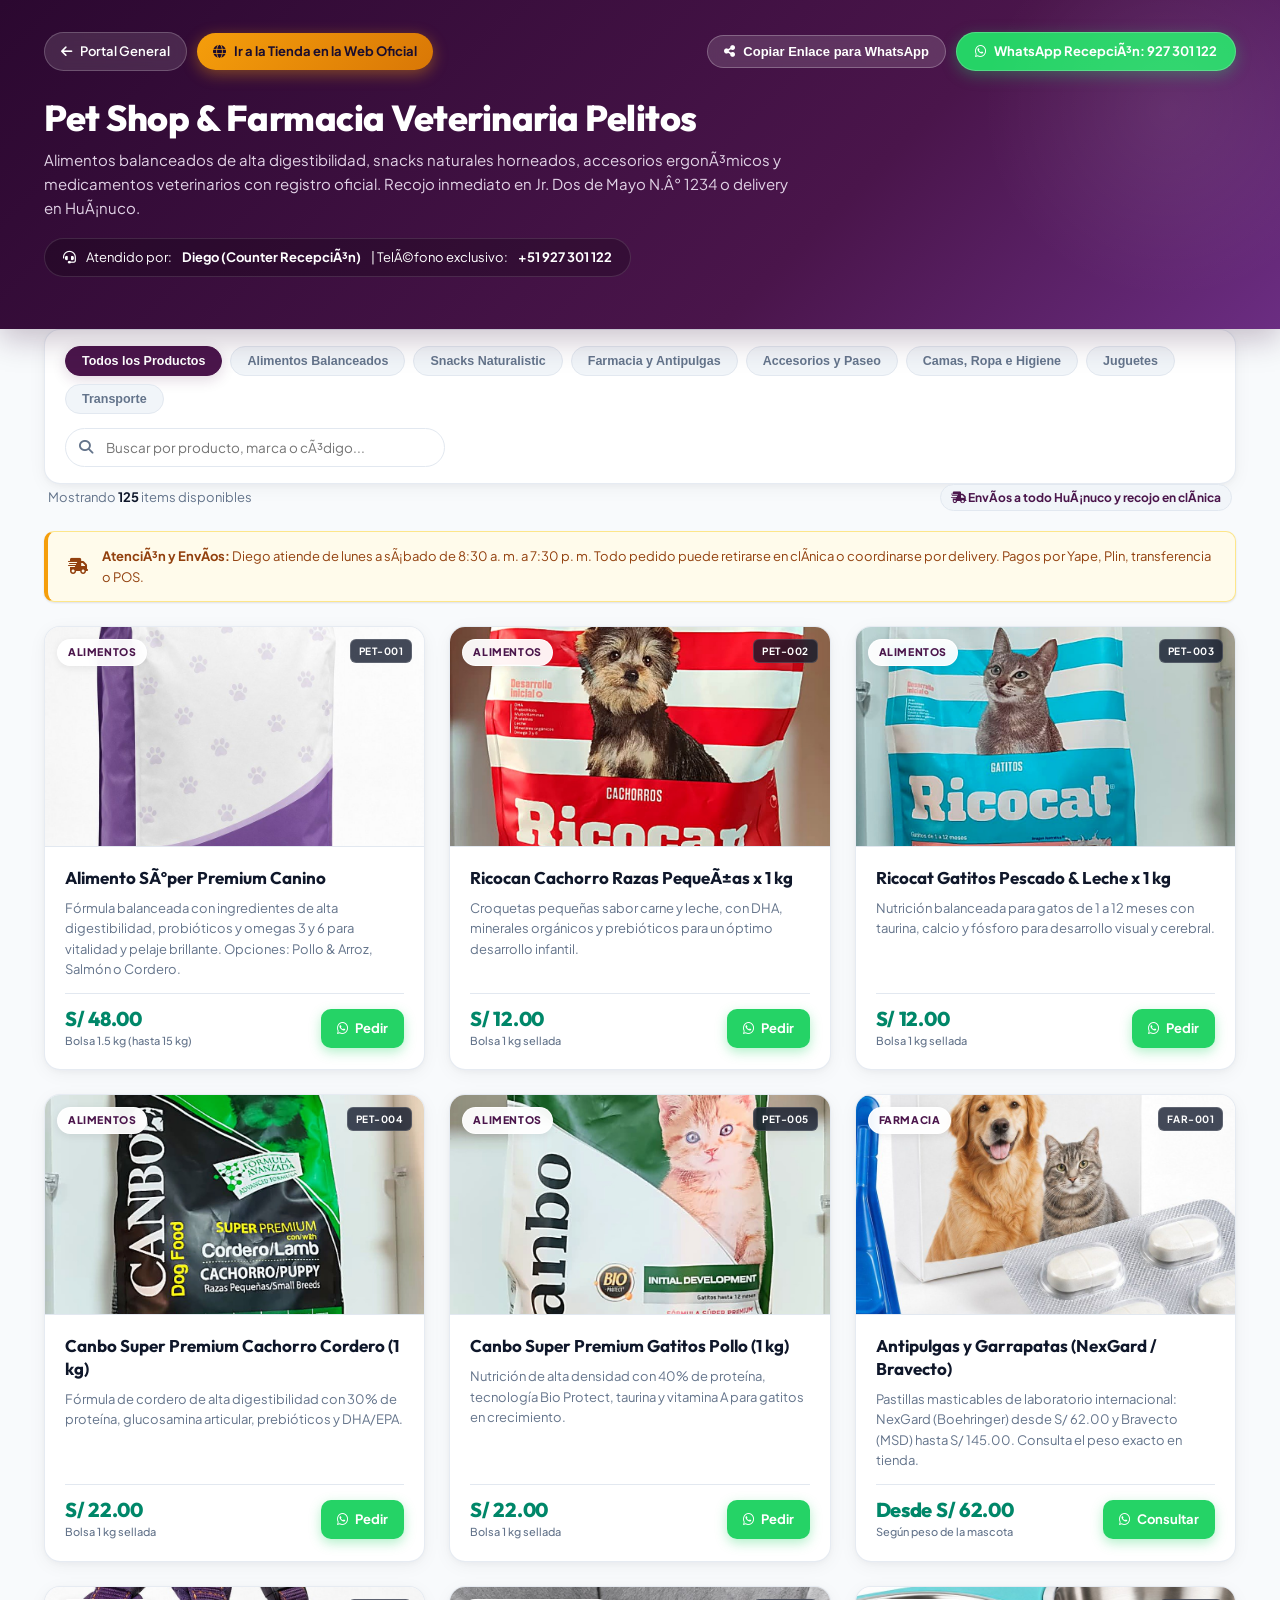
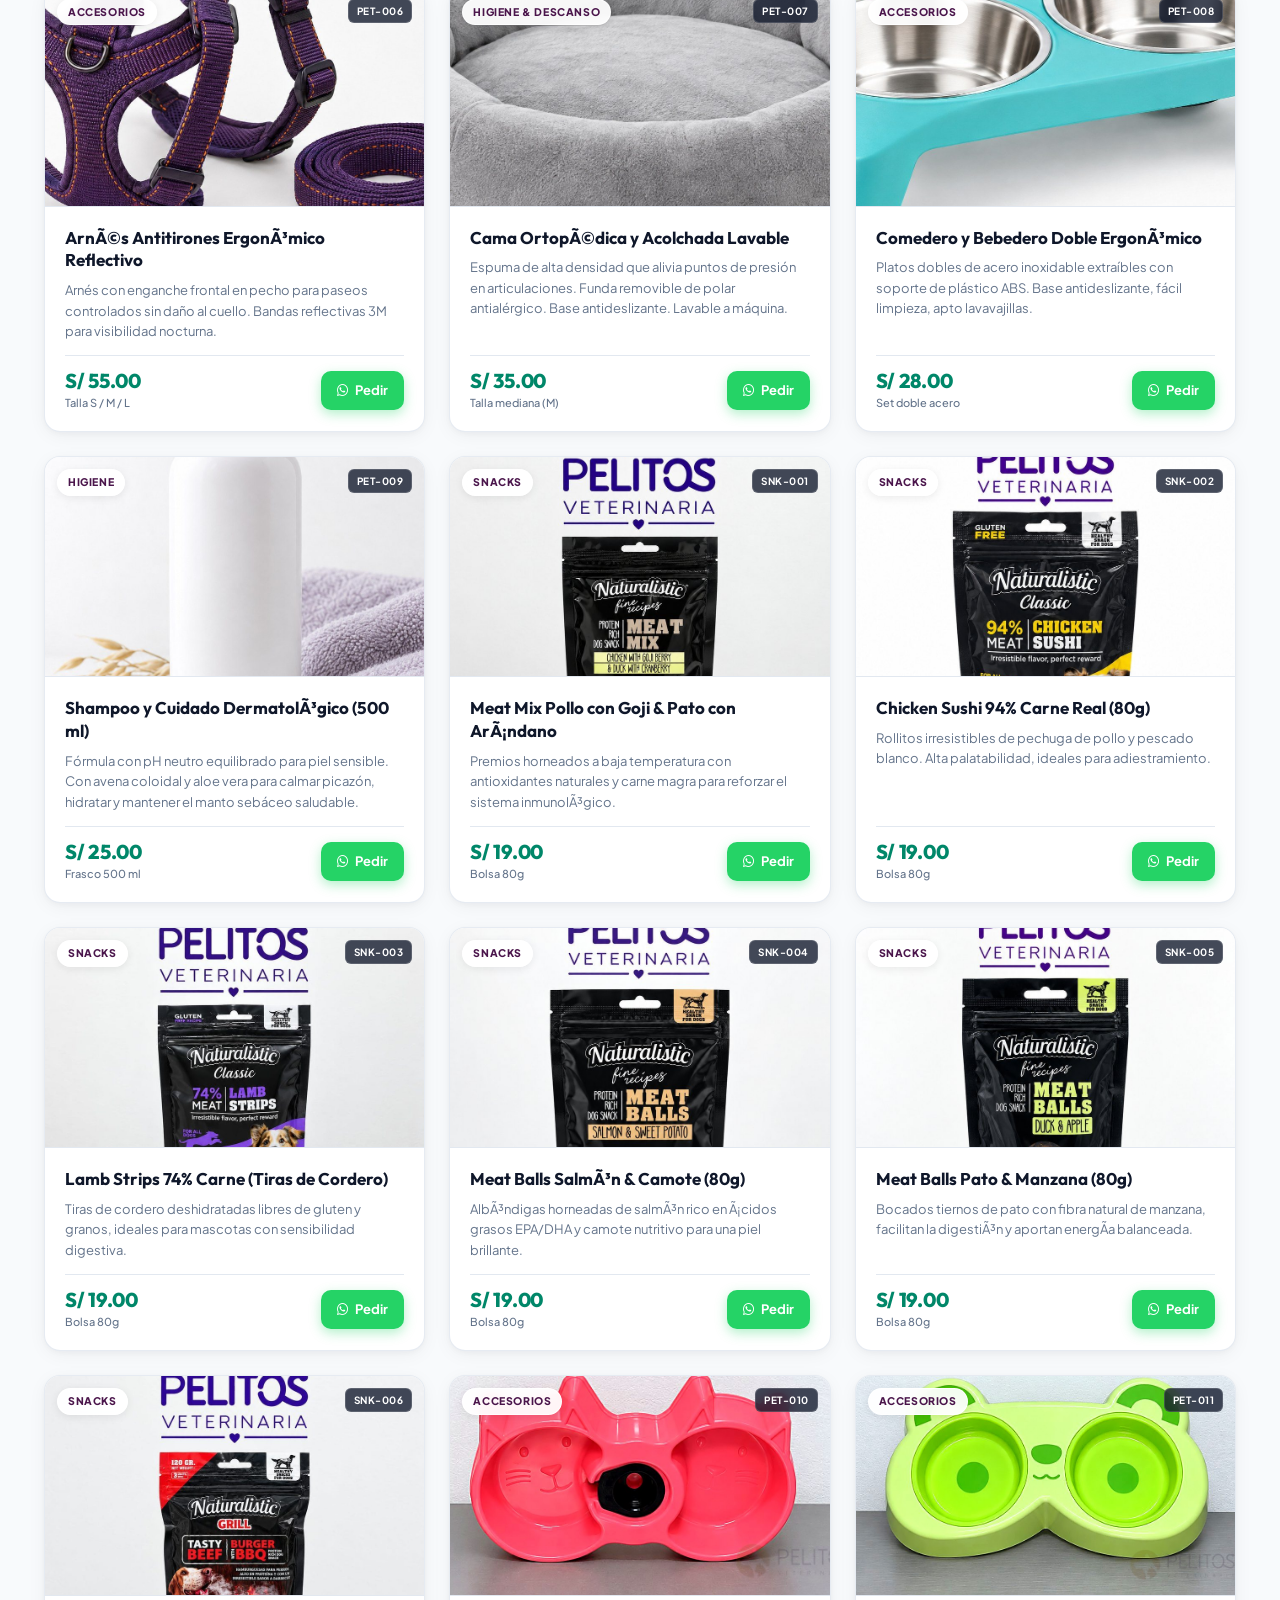
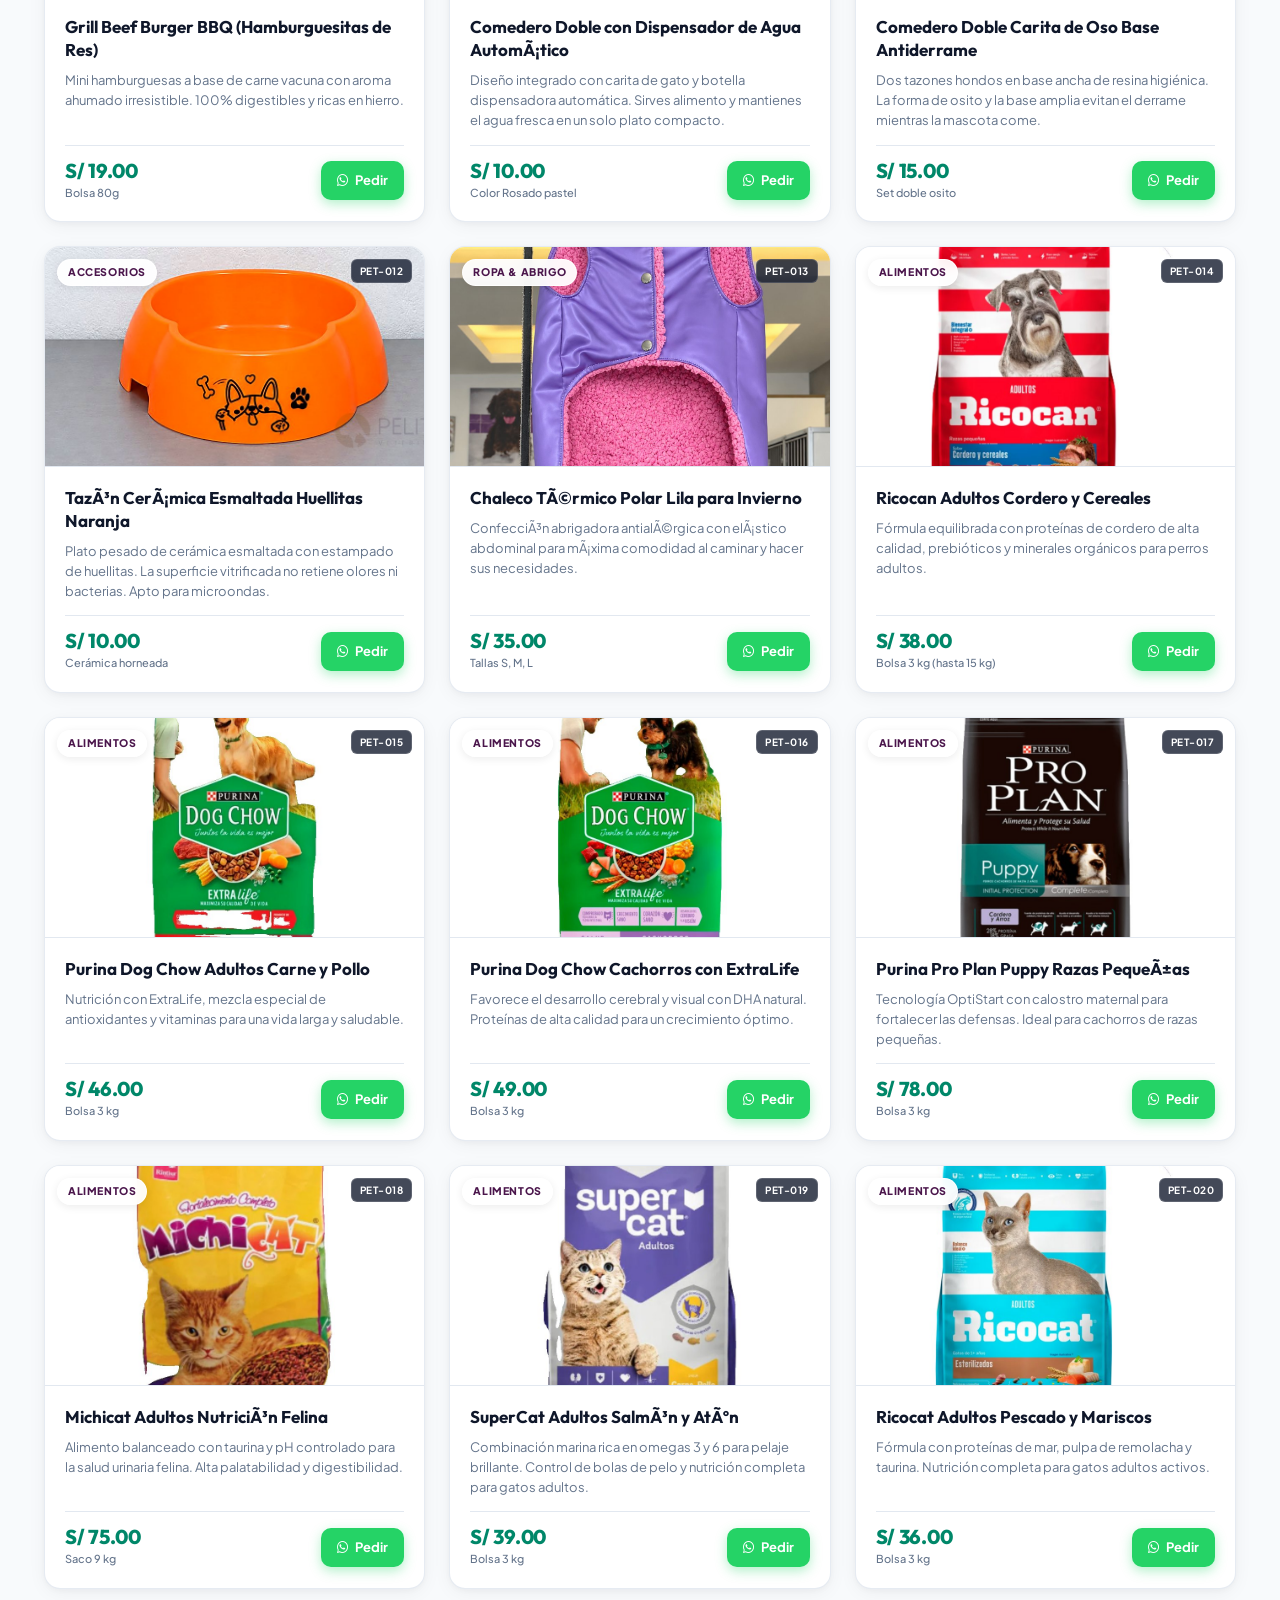
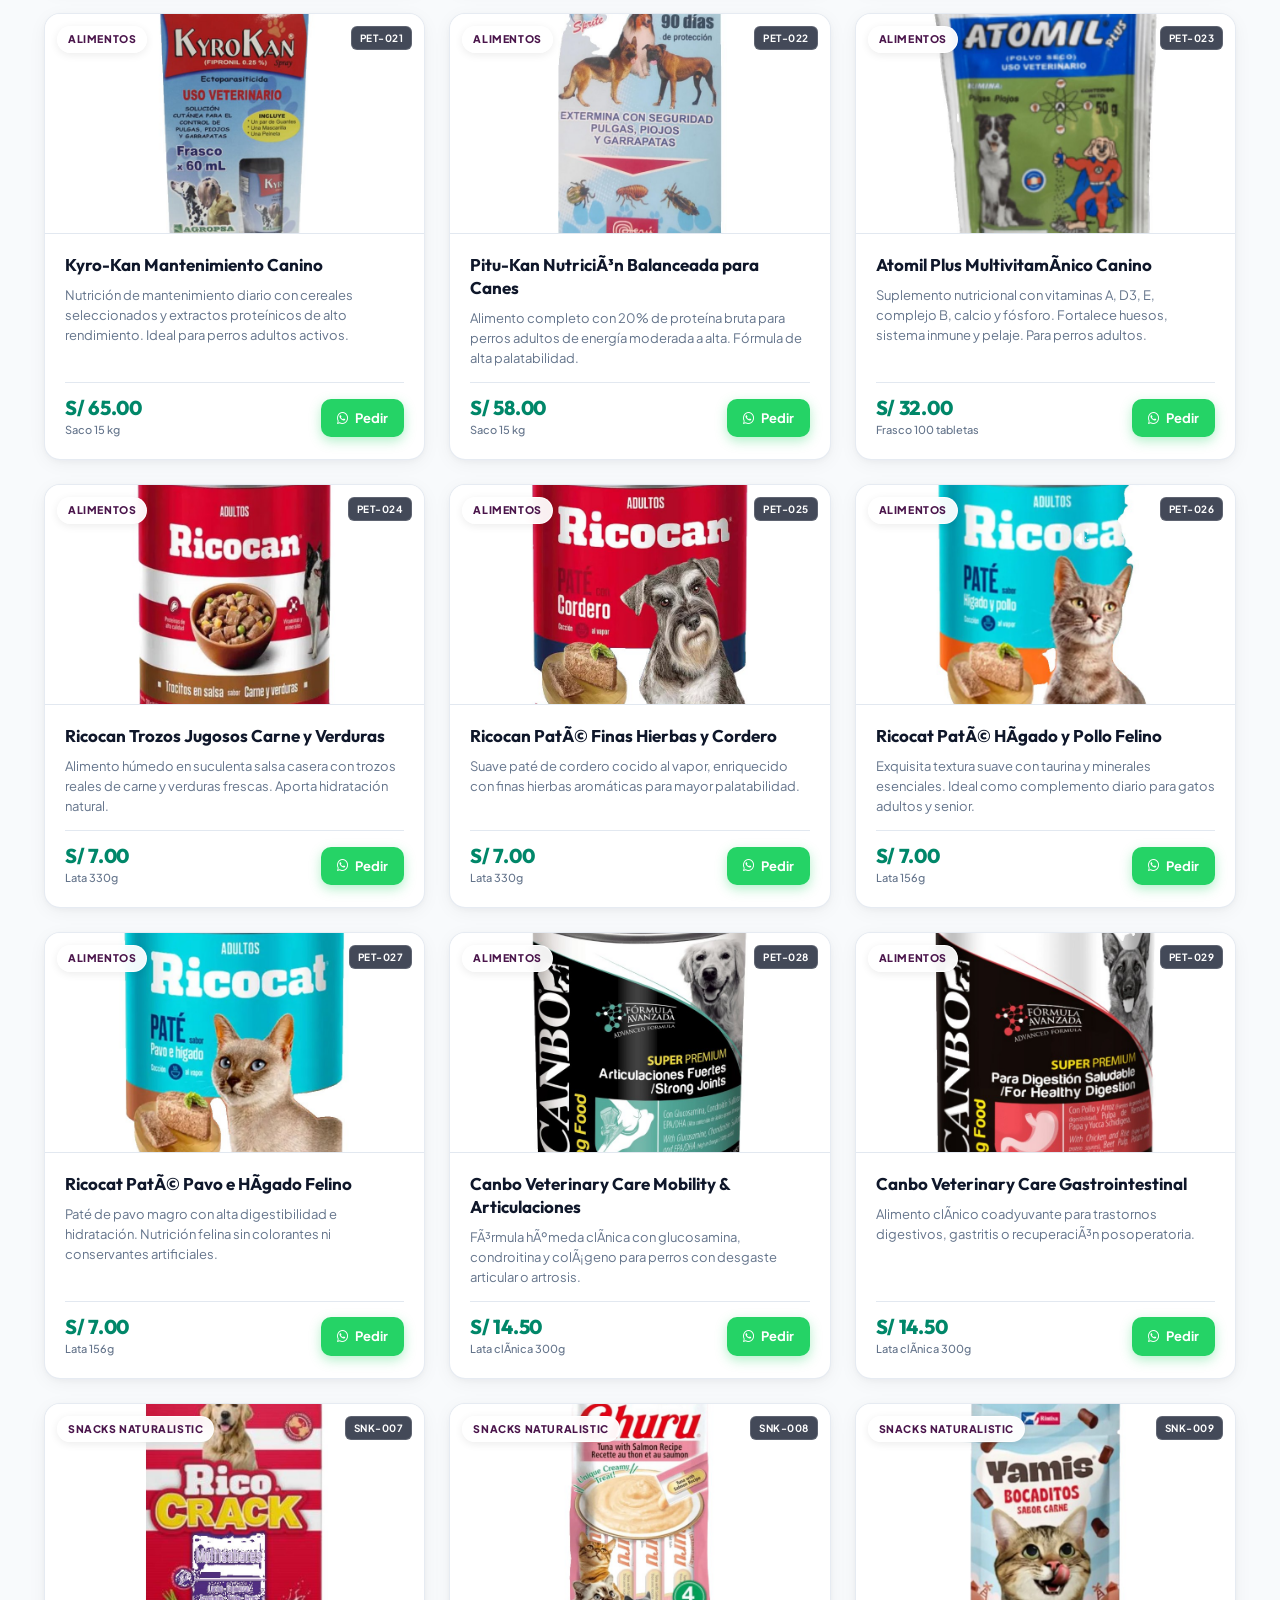
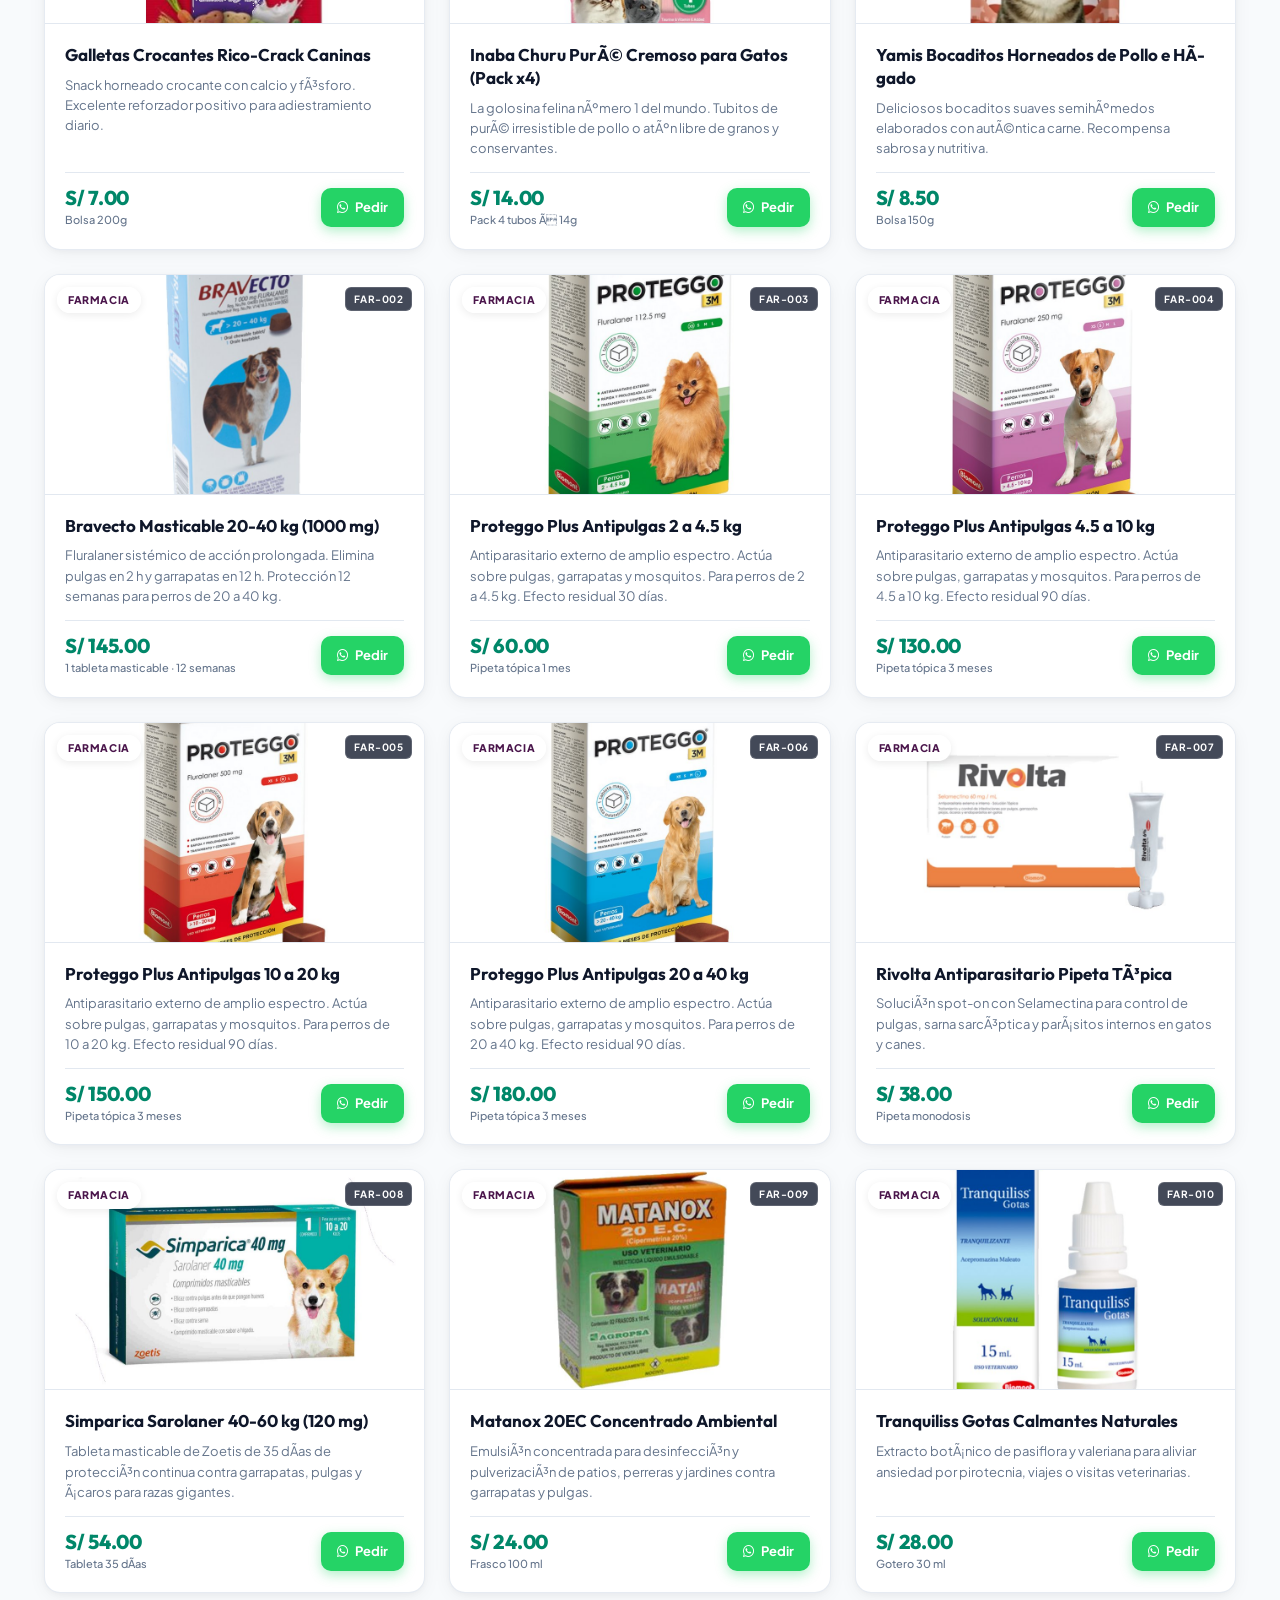
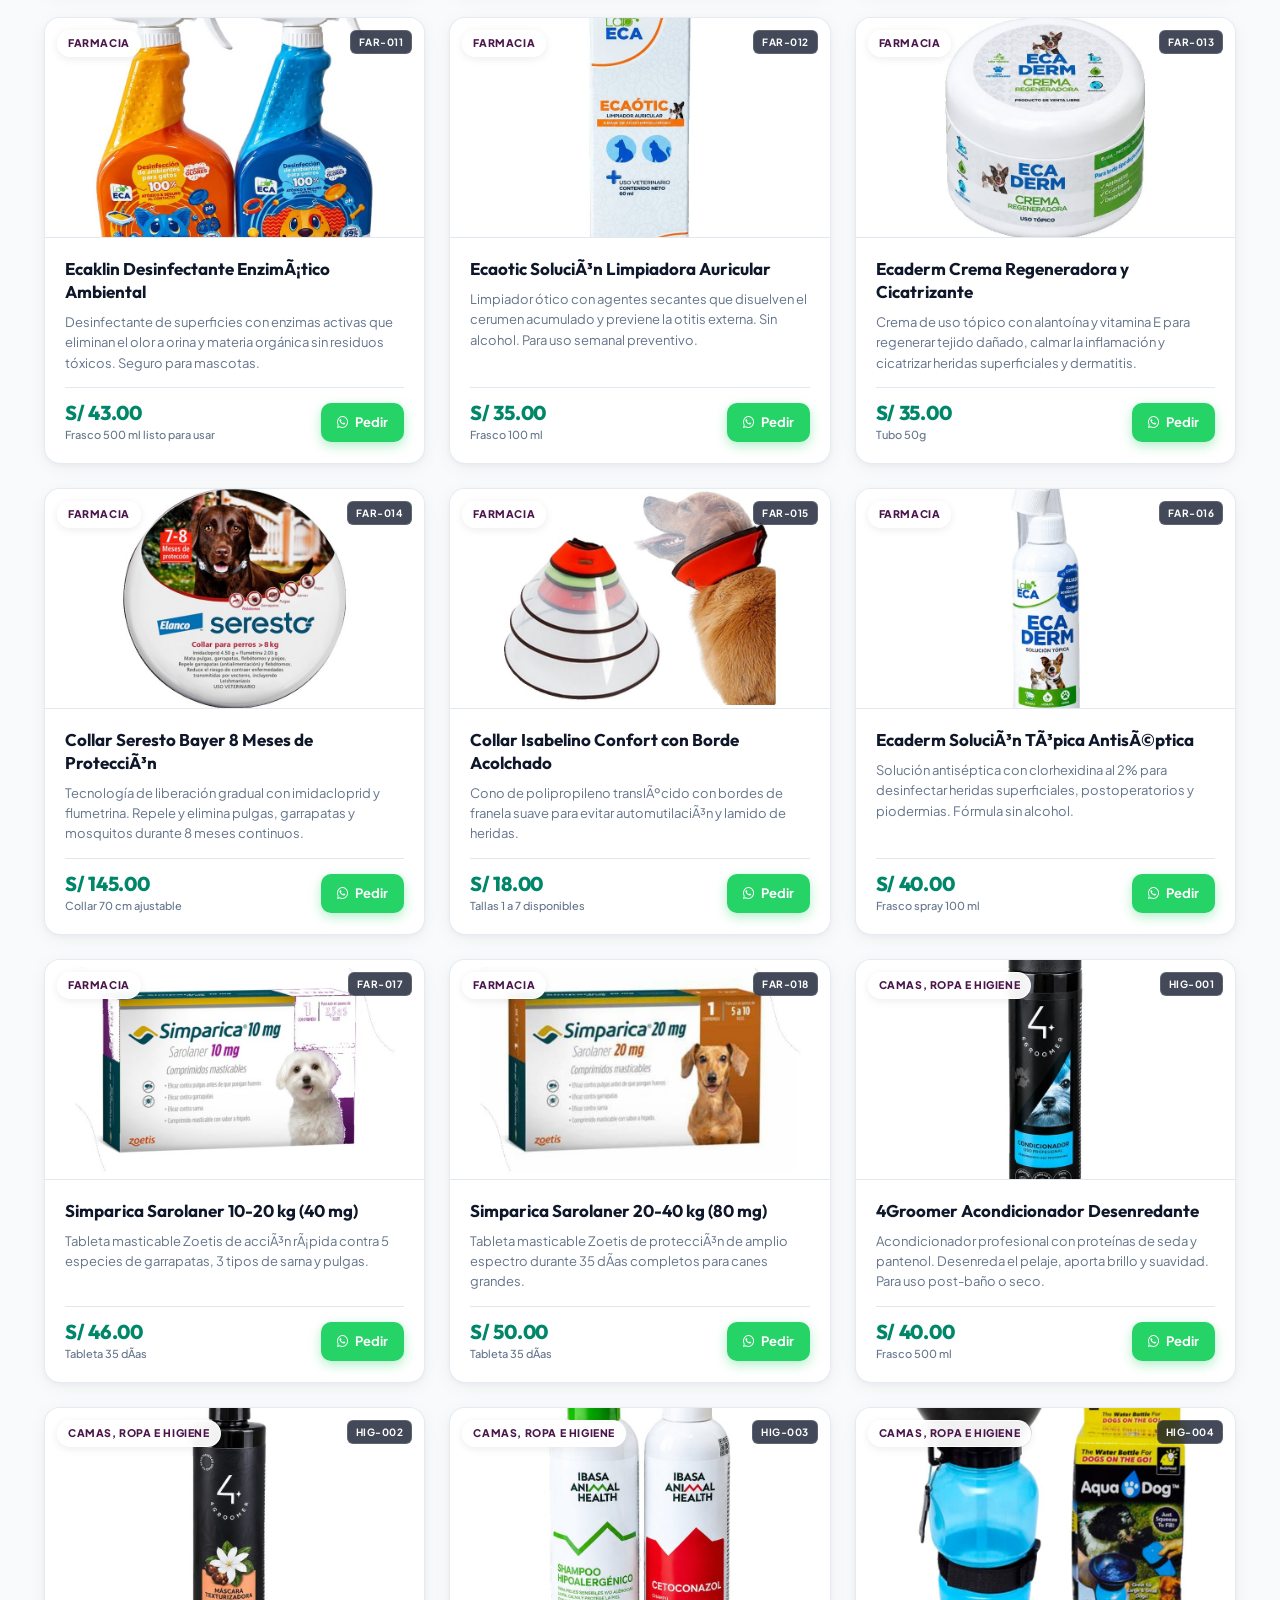
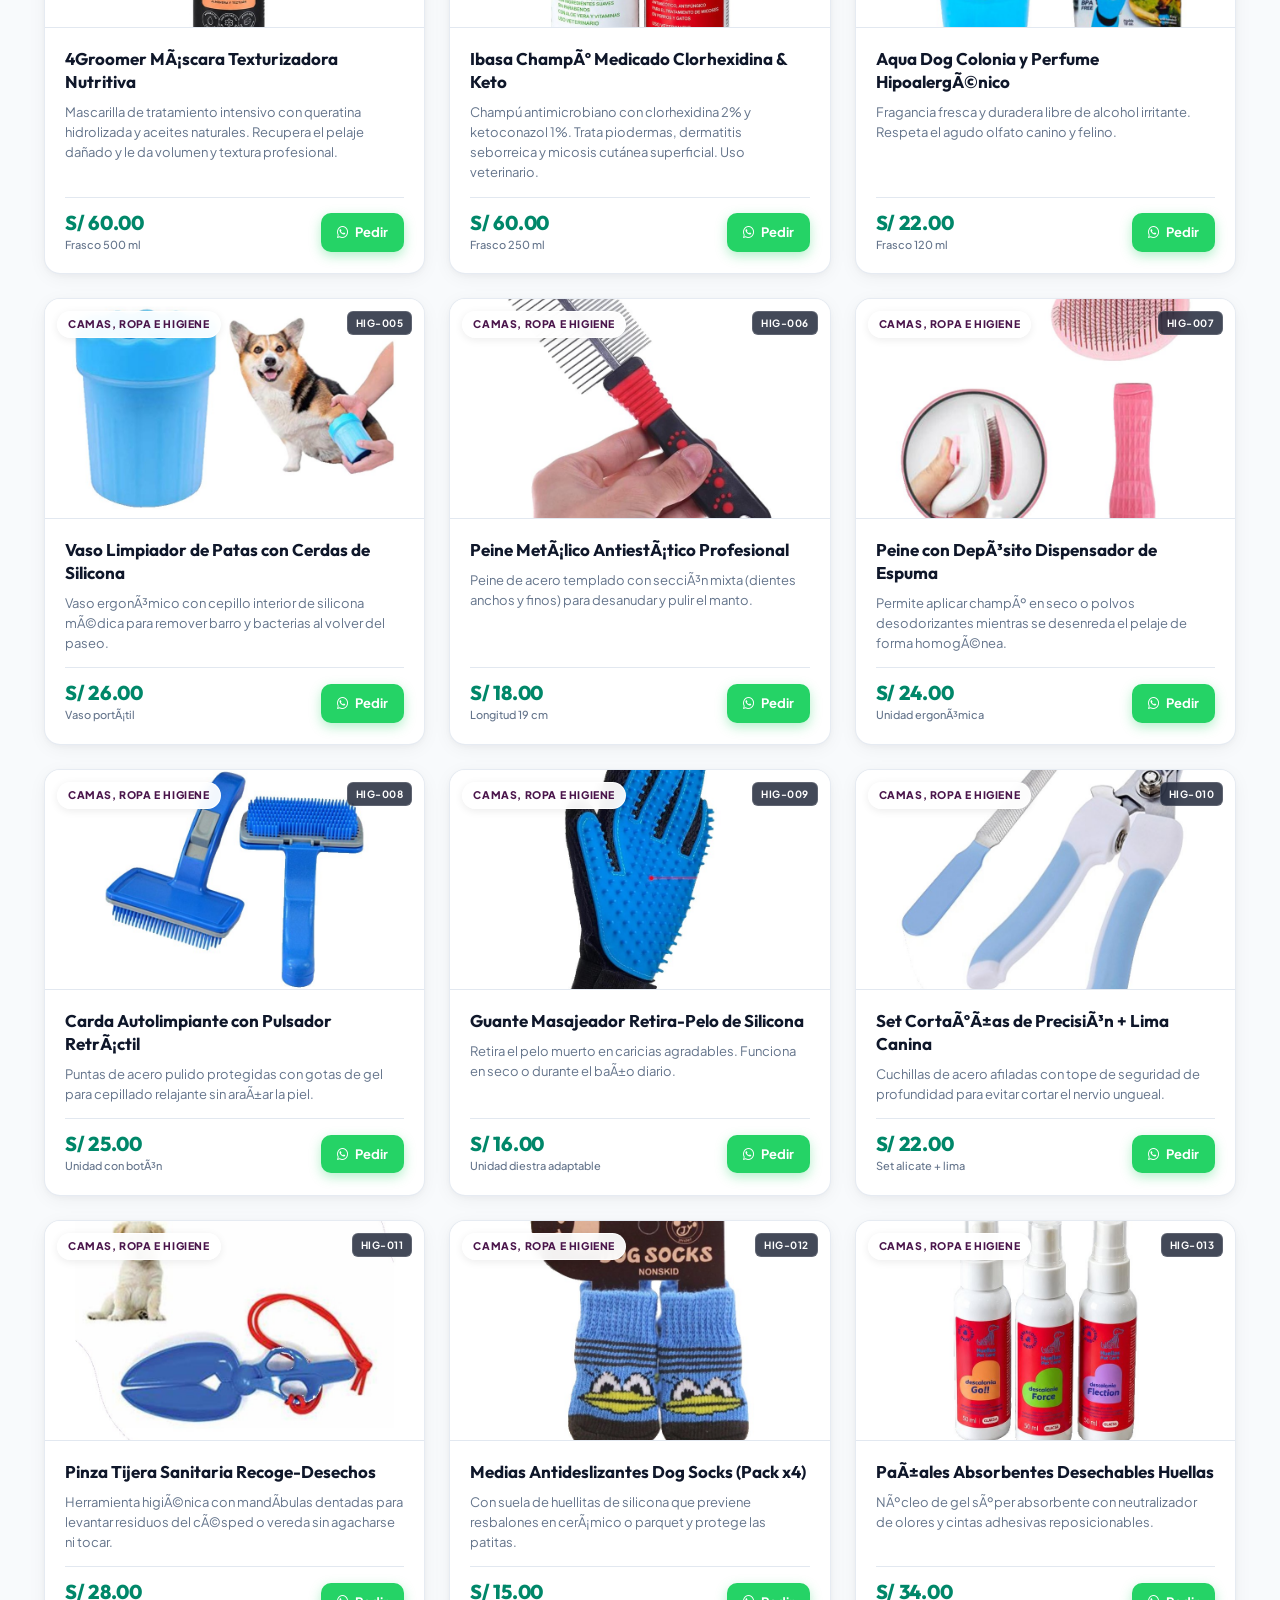
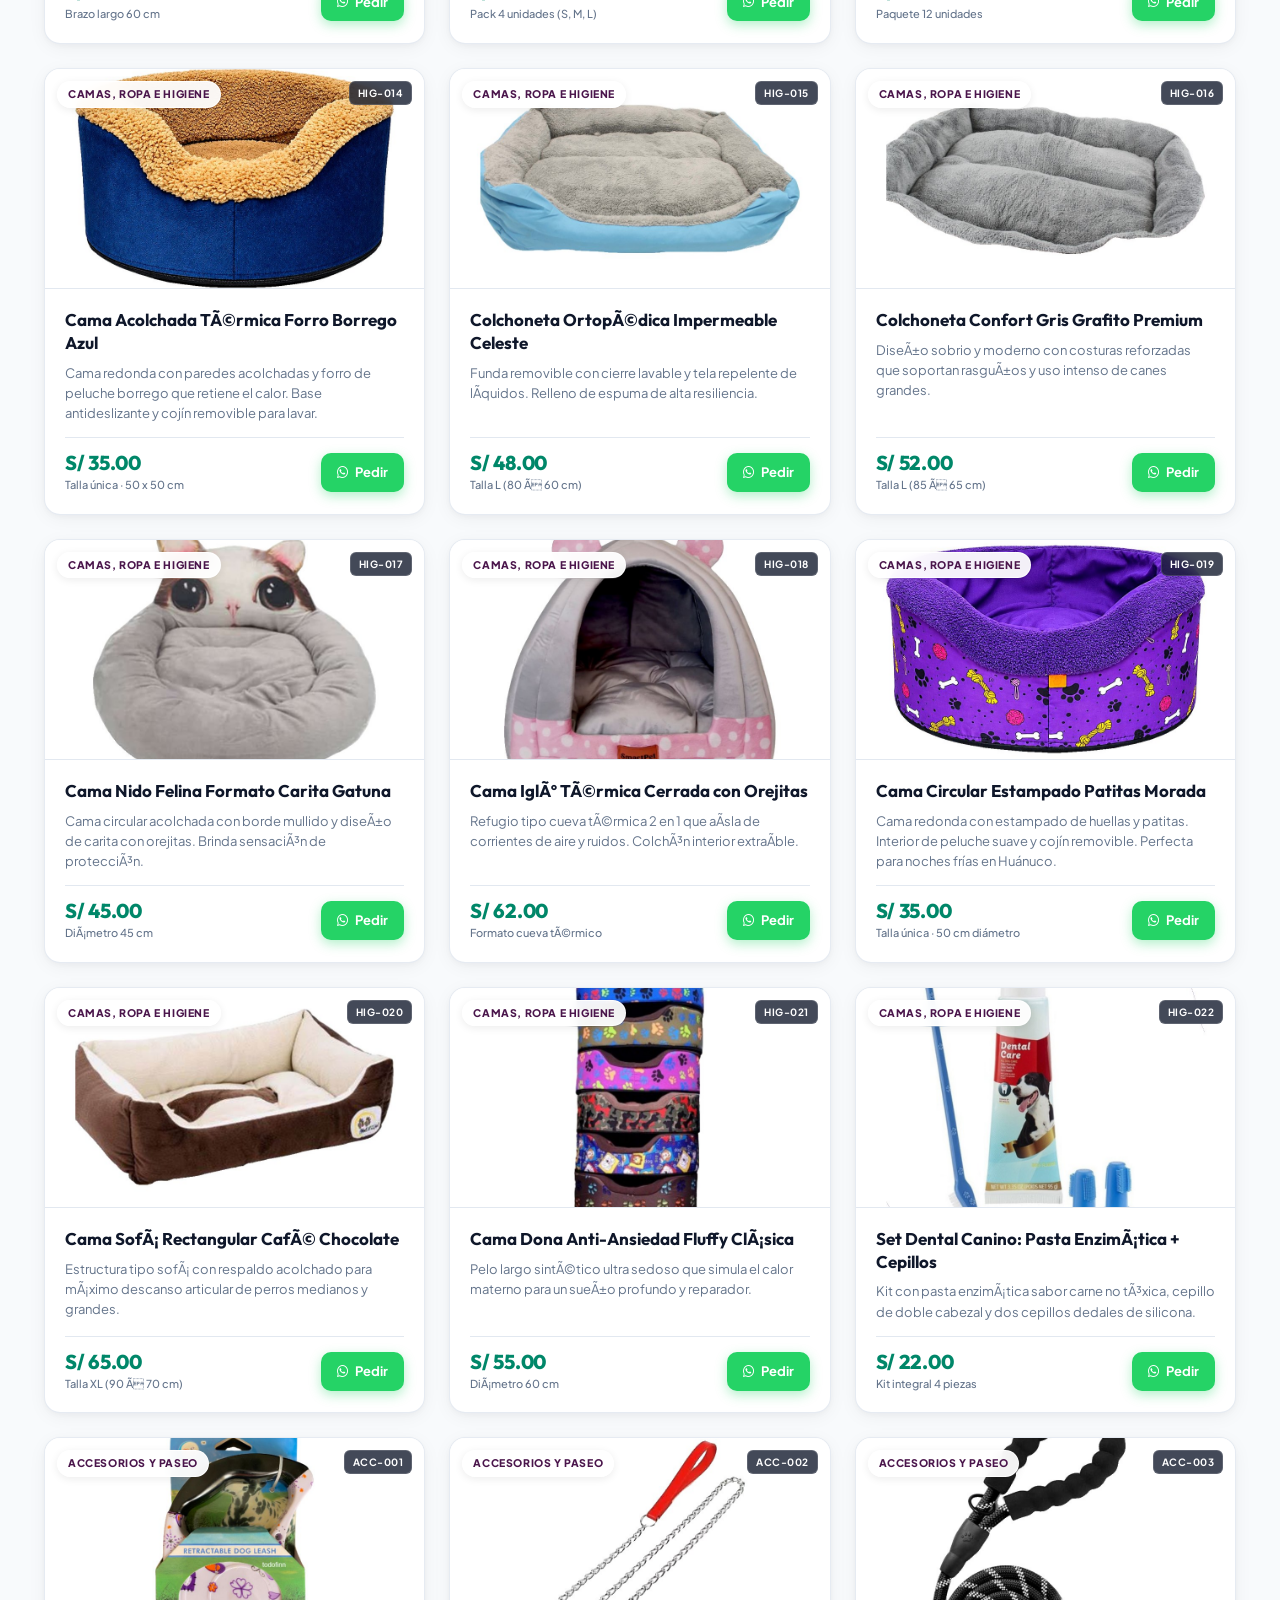
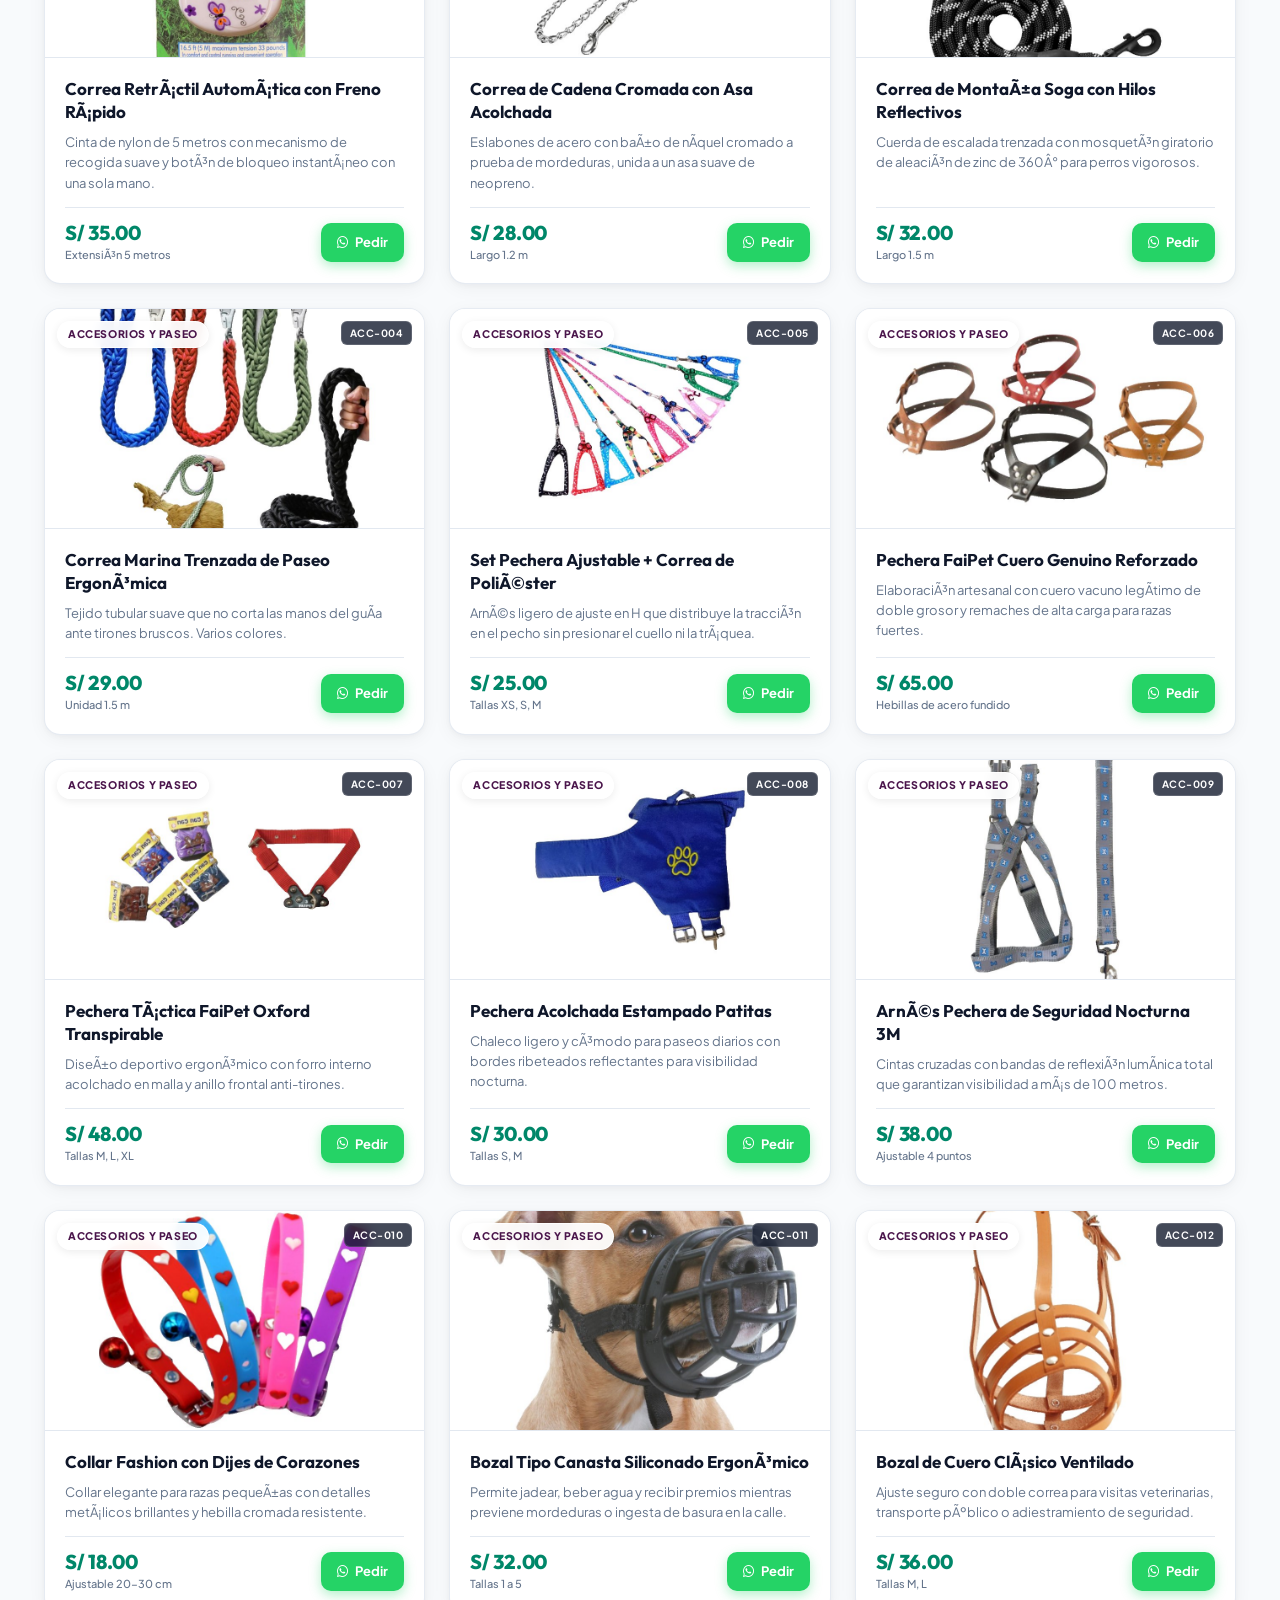
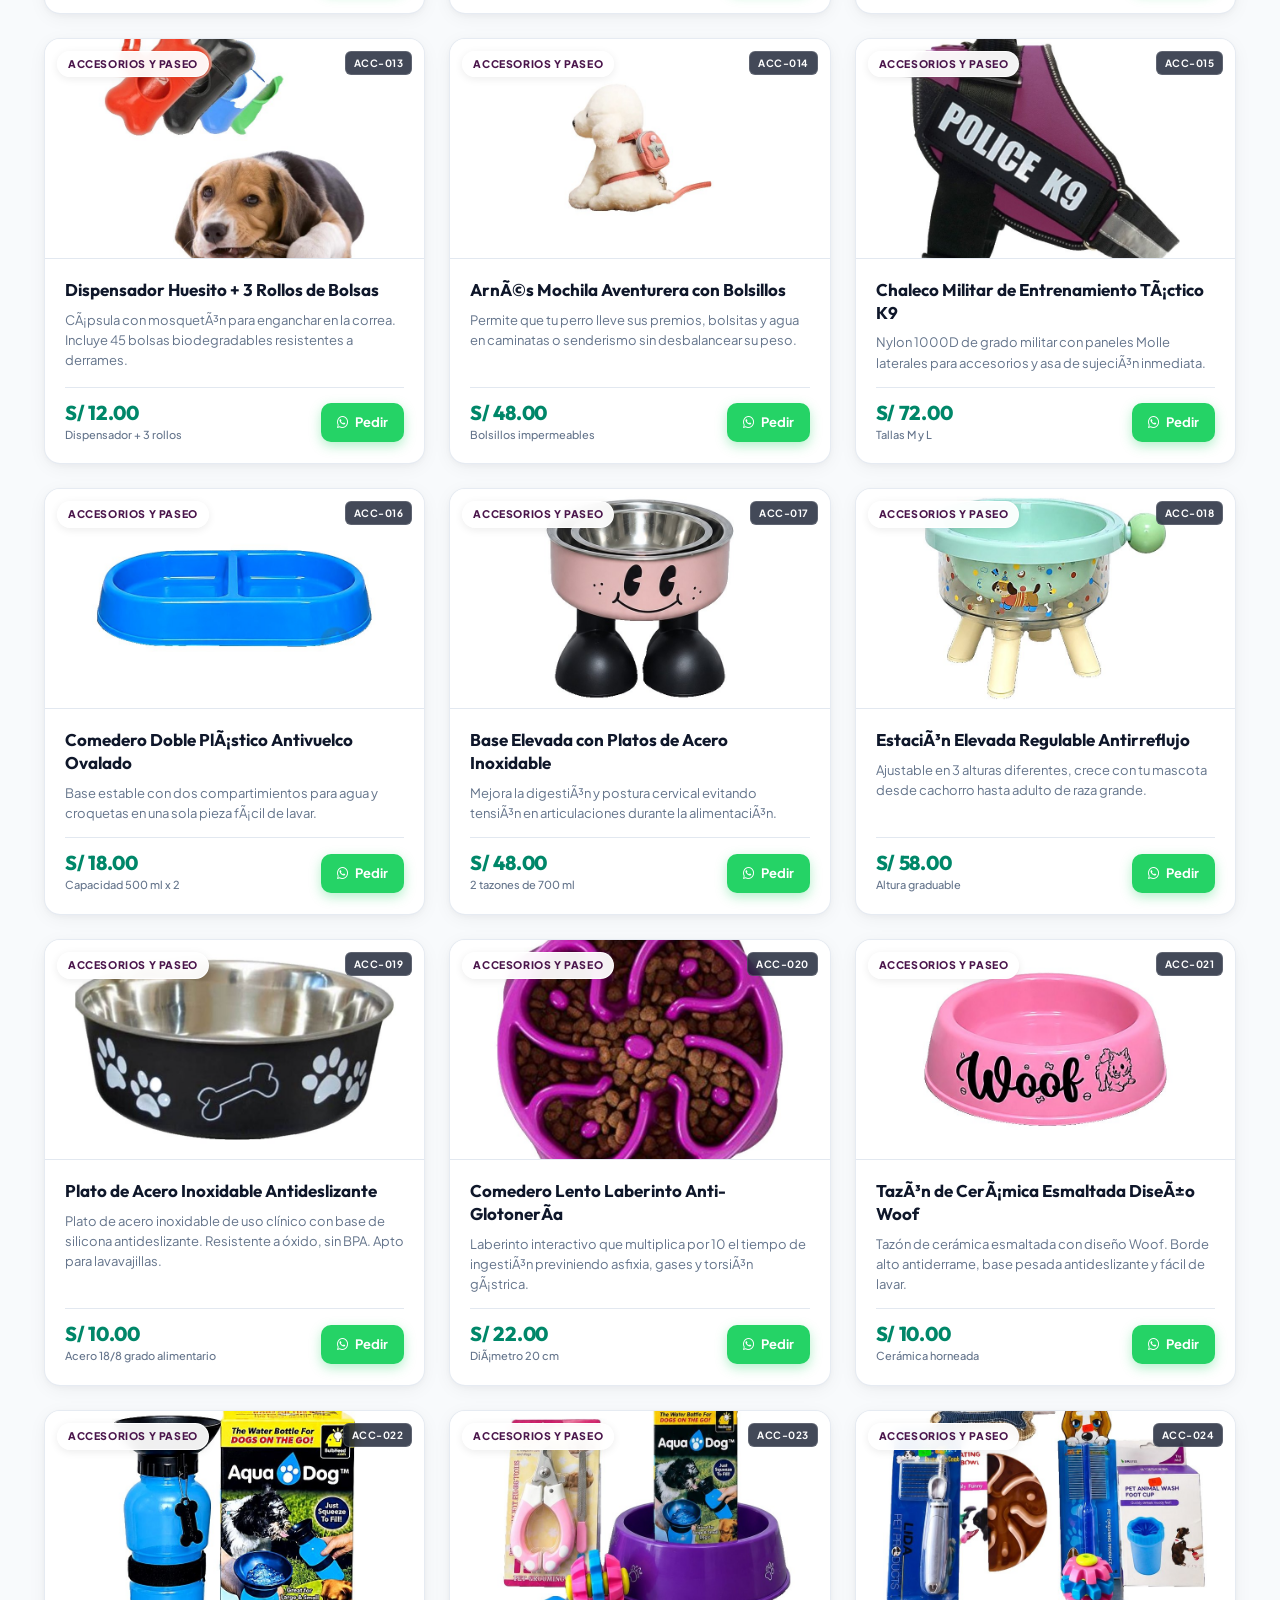
<file: catalogo_recepcion.html>
<!DOCTYPE html>
<html lang="es">
<head>
  <meta charset="UTF-8">
  <meta name="viewport" content="width=device-width, initial-scale=1.0">
  <title>Pet Shop & Farmacia Veterinaria | Pelitos Veterinaria (HuÃ¡nuco)</title>
  <!-- TipografÃ­a Neo-Futurista Editorial -->
  <link rel="preconnect" href="https://fonts.googleapis.com">
  <link rel="preconnect" href="https://fonts.gstatic.com" crossorigin>
  <link rel="stylesheet" href="https://fonts.googleapis.com/css2?family=Plus+Jakarta+Sans:wght@400;500;600;700;800&family=Outfit:wght@600;700;800&family=Satoshi:wght@400;500;700&display=swap">
  <link rel="stylesheet" href="https://cdnjs.cloudflare.com/ajax/libs/font-awesome/6.5.1/css/all.min.css">
  <link rel="stylesheet" href="assets/css/catalogos.css">
  <style>
    :root {
      --primary: #4A154B;
      --primary-dark: #2B0830;
      --secondary: #00A884;
      --gold: #F59E0B;
    }
    .header-direct-link {
      background: linear-gradient(135deg, #F59E0B, #D97706);
      color: #1A0D2E !important;
      font-weight: 700;
      box-shadow: 0 4px 15px rgba(245, 158, 11, 0.4);
      border: none !important;
    }
    .header-direct-link:hover {
      background: #FBBF24 !important;
      transform: translateY(-2px);
    }
  </style>
</head>
<body>

  <!-- HEADER ESPECÃFICO DEL CANAL RECEPCIÃN -->
  <header class="catalog-header">
    <div class="container">
      <div class="header-nav-bar">
        <div style="display: flex; gap: 10px; align-items: center; flex-wrap: wrap;">
          <a href="index.html" class="back-hub-btn">
            <i class="fa-solid fa-arrow-left"></i> Portal General
          </a>
          <!-- LINK DIRECTO A LA PÃGINA WEB OFICIAL -->
          <a href="../pelitos_veterinaria/pages/productos.html" class="back-hub-btn header-direct-link">
            <i class="fa-solid fa-globe"></i> Ir a la Tienda en la Web Oficial
          </a>
        </div>
        <div style="display: flex; gap: 10px; align-items: center; flex-wrap: wrap;">
          <button class="btn-copy-catalog-link" onclick="copyCatalogLink('Pet Shop y Farmacia')">
            <i class="fa-solid fa-share-nodes"></i> Copiar Enlace para WhatsApp
          </button>
          <div class="channel-pill-badge">
            <i class="fa-brands fa-whatsapp"></i> WhatsApp RecepciÃ³n: 927 301 122
          </div>
        </div>
      </div>
      <div class="header-main-info">
        <h1>Pet Shop & Farmacia Veterinaria Pelitos</h1>
        <p>Alimentos balanceados de alta digestibilidad, snacks naturales horneados, accesorios ergonÃ³micos y medicamentos veterinarios con registro oficial. Recojo inmediato en Jr. Dos de Mayo N.Â° 1234 o delivery en HuÃ¡nuco.</p>
        <div class="responsible-box">
          <i class="fa-solid fa-headset"></i> Atendido por: <strong>Diego (Counter RecepciÃ³n)</strong> | TelÃ©fono exclusivo: <strong>+51 927 301 122</strong>
        </div>
      </div>
    </div>
  </header>

  <main class="container">
    <!-- TOOLBAR DE BÃSQUEDA Y FILTROS -->
    <div class="catalog-toolbar">
      <div class="filter-group">
        <button class="filter-chip active" onclick="filterItems('all', this)">Todos los Productos</button>
        <button class="filter-chip" onclick="filterItems('alimentos', this)">Alimentos Balanceados</button>
        <button class="filter-chip" onclick="filterItems('snacks', this)">Snacks Naturalistic</button>
        <button class="filter-chip" onclick="filterItems('farmacia', this)">Farmacia y Antipulgas</button>
        <button class="filter-chip" onclick="filterItems('accesorios', this)">Accesorios y Paseo</button>
        <button class="filter-chip" onclick="filterItems('higiene', this)">Camas, Ropa e Higiene</button>
        <button class="filter-chip" onclick="filterItems('juguetes', this)">Juguetes</button>
        <button class="filter-chip" onclick="filterItems('transporte', this)">Transporte</button>
      </div>
      <div class="search-input-wrapper">
        <i class="fa-solid fa-magnifying-glass search-icon"></i>
        <input type="text" id="searchInput" placeholder="Buscar por producto, marca o cÃ³digo..." onkeyup="searchProducts()">
      </div>
    </div>

    <!-- BARRA DE ESTADO / CONTADOR DE PRODUCTOS -->
    <div class="catalog-status-bar">
      <span id="resultsCount">Mostrando <strong>125</strong> productos disponibles</span>
      <span class="badge-counter"><i class="fa-solid fa-truck-fast"></i> EnvÃ­os a todo HuÃ¡nuco y recojo en clÃ­nica</span>
    </div>

    <!-- ESTADO VACÃO (EMPTY STATE) -->
    <div class="empty-state-box" id="emptyState">
      <i class="fa-solid fa-box-open"></i>
      <h3>No se encontraron productos</h3>
      <p>No hay artÃ­culos que coincidan con "<span id="emptyQuery"></span>". Intenta con otra palabra clave o restablece los filtros.</p>
      <button class="empty-state-btn" onclick="resetSearchAndFilter()">Ver todos los productos</button>
    </div>

    <!-- AVISO DE COMPRA RESPONSABLE -->
    <div class="notice-box">
      <i class="fa-solid fa-truck-fast fa-lg"></i>
      <div>
        <strong>AtenciÃ³n y EnvÃ­os:</strong> Diego atiende de lunes a sÃ¡bado de 8:30 a. m. a 7:30 p. m. Todo pedido puede retirarse en clÃ­nica o coordinarse por delivery. Pagos por Yape, Plin, transferencia o POS.
      </div>
    </div>

    <!-- GRID DE PRODUCTOS CON FOTOS ÃNICAS REALES -->
    <div class="items-grid" id="productsGrid">

      <!-- 1. Alimento Super Premium -->
      <div class="card-item" data-category="alimentos" data-keywords="alimento super premium canino comida croquetas pollo salmon">
        <div class="card-image-box">
          <img src="assets/images/productos/producto-1.jpg" alt="Alimento SÃºper Premium Canino" loading="lazy">
          <span class="card-badge-cat">Alimentos</span>
          <span class="card-badge-code">PET-001</span>
        </div>
        <div class="card-content">
          <div>
            <h3 class="card-title">Alimento SÃºper Premium Canino</h3>
            <p class="card-desc">Fórmula balanceada con ingredientes de alta digestibilidad, probióticos y omegas 3 y 6 para vitalidad y pelaje brillante. Opciones: Pollo & Arroz, Salmón o Cordero.</p>
          </div>
          <div class="card-footer">
            <div class="price-box">
              <span class="price-main">S/ 48.00</span>
              <span class="price-sub">Bolsa 1.5 kg (hasta 15 kg)</span>
            </div>
            <a href="https://wa.me/51927301122?text=Hola%20Diego%20(Recepci%C3%B3n)%2C%20deseo%20pedir%20el%20Alimento%20S%C3%BAper%20Premium%20Canino%20(PET-001)." target="_blank" class="cta-wa-btn">
              <i class="fa-brands fa-whatsapp"></i> Pedir
            </a>
          </div>
        </div>
      </div>

      <!-- 2. Ricocan Cachorros -->
      <div class="card-item" data-category="alimentos" data-keywords="ricocan cachorro leche cereales perro pequeno">
        <div class="card-image-box">
          <img src="assets/images/productos/ricocan-cachorros-1kg.jpg" alt="Ricocan Cachorros" loading="lazy">
          <span class="card-badge-cat">Alimentos</span>
          <span class="card-badge-code">PET-002</span>
        </div>
        <div class="card-content">
          <div>
            <h3 class="card-title">Ricocan Cachorro Razas PequeÃ±as x 1 kg</h3>
            <p class="card-desc">Croquetas pequeñas sabor carne y leche, con DHA, minerales orgánicos y prebióticos para un óptimo desarrollo infantil.</p>
          </div>
          <div class="card-footer">
            <div class="price-box">
              <span class="price-main">S/ 12.00</span>
              <span class="price-sub">Bolsa 1 kg sellada</span>
            </div>
            <a href="https://wa.me/51927301122?text=Hola%20Diego%20(Recepci%C3%B3n)%2C%20deseo%20comprar%20Ricocan%20Cachorro%201kg%20(PET-002)." target="_blank" class="cta-wa-btn">
              <i class="fa-brands fa-whatsapp"></i> Pedir
            </a>
          </div>
        </div>
      </div>

      <!-- 3. Ricocat Gatitos -->
      <div class="card-item" data-category="alimentos" data-keywords="ricocat gatitos 1kg comida gato pescado leche">
        <div class="card-image-box">
          <img src="assets/images/productos/ricocat-gatitos-1kg.jpg" alt="Ricocat Gatitos" loading="lazy">
          <span class="card-badge-cat">Alimentos</span>
          <span class="card-badge-code">PET-003</span>
        </div>
        <div class="card-content">
          <div>
            <h3 class="card-title">Ricocat Gatitos Pescado & Leche x 1 kg</h3>
            <p class="card-desc">Nutrición balanceada para gatos de 1 a 12 meses con taurina, calcio y fósforo para desarrollo visual y cerebral.</p>
          </div>
          <div class="card-footer">
            <div class="price-box">
              <span class="price-main">S/ 12.00</span>
              <span class="price-sub">Bolsa 1 kg sellada</span>
            </div>
            <a href="https://wa.me/51927301122?text=Hola%20Diego%20(Recepci%C3%B3n)%2C%20deseo%20comprar%20Ricocat%20Gatitos%201kg%20(PET-003)." target="_blank" class="cta-wa-btn">
              <i class="fa-brands fa-whatsapp"></i> Pedir
            </a>
          </div>
        </div>
      </div>

      <!-- 4. Canbo Cachorro Cordero -->
      <div class="card-item" data-category="alimentos" data-keywords="canbo cachorro cordero super premium 1kg raza pequena">
        <div class="card-image-box">
          <img src="assets/images/productos/canbo-cachorro-cordero-1kg.jpg" alt="Canbo Cachorro Cordero" loading="lazy">
          <span class="card-badge-cat">Alimentos</span>
          <span class="card-badge-code">PET-004</span>
        </div>
        <div class="card-content">
          <div>
            <h3 class="card-title">Canbo Super Premium Cachorro Cordero (1 kg)</h3>
            <p class="card-desc">Fórmula de cordero de alta digestibilidad con 30% de proteína, glucosamina articular, prebióticos y DHA/EPA.</p>
          </div>
          <div class="card-footer">
            <div class="price-box">
              <span class="price-main">S/ 22.00</span>
              <span class="price-sub">Bolsa 1 kg sellada</span>
            </div>
            <a href="https://wa.me/51927301122?text=Hola%20Diego%20(Recepci%C3%B3n)%2C%20deseo%20Canbo%20Cachorro%20Cordero%201kg%20(PET-004)." target="_blank" class="cta-wa-btn">
              <i class="fa-brands fa-whatsapp"></i> Pedir
            </a>
          </div>
        </div>
      </div>

      <!-- 5. Canbo Gatitos Pollo -->
      <div class="card-item" data-category="alimentos" data-keywords="canbo gatitos pollo super premium 1kg felino">
        <div class="card-image-box">
          <img src="assets/images/productos/canbo-gatitos-pollo-1kg.jpg" alt="Canbo Gatitos Pollo" loading="lazy">
          <span class="card-badge-cat">Alimentos</span>
          <span class="card-badge-code">PET-005</span>
        </div>
        <div class="card-content">
          <div>
            <h3 class="card-title">Canbo Super Premium Gatitos Pollo (1 kg)</h3>
            <p class="card-desc">Nutrición de alta densidad con 40% de proteína, tecnología Bio Protect, taurina y vitamina A para gatitos en crecimiento.</p>
          </div>
          <div class="card-footer">
            <div class="price-box">
              <span class="price-main">S/ 22.00</span>
              <span class="price-sub">Bolsa 1 kg sellada</span>
            </div>
            <a href="https://wa.me/51927301122?text=Hola%20Diego%20(Recepci%C3%B3n)%2C%20deseo%20Canbo%20Gatitos%20Pollo%201kg%20(PET-005)." target="_blank" class="cta-wa-btn">
              <i class="fa-brands fa-whatsapp"></i> Pedir
            </a>
          </div>
        </div>
      </div>

      <!-- 6. NexGard / Antipulgas -->
      <div class="card-item" data-category="farmacia" data-keywords="antipulgas desparasitantes pastilla pipeta nexgard bravecto pulgas garrapatas">
        <div class="card-image-box">
          <img src="assets/images/productos/producto-antipulgas.jpg" alt="Antipulgas y Desparasitantes" loading="lazy">
          <span class="card-badge-cat">Farmacia</span>
          <span class="card-badge-code">FAR-001</span>
        </div>
        <div class="card-content">
          <div>
            <h3 class="card-title">Antipulgas y Garrapatas (NexGard / Bravecto)</h3>
            <p class="card-desc">Pastillas masticables de laboratorio internacional: NexGard (Boehringer) desde S/ 62.00 y Bravecto (MSD) hasta S/ 145.00. Consulta el peso exacto en tienda.</p>
          </div>
          <div class="card-footer">
            <div class="price-box">
              <span class="price-main">Desde S/ 62.00</span>
              <span class="price-sub">Según peso de la mascota</span>
            </div>
            <a href="https://wa.me/51927301122?text=Hola%20Diego%20(Recepci%C3%B3n)%2C%20deseo%20consultar%20antipulgas%20seg%C3%BAn%20peso%20(FAR-001)." target="_blank" class="cta-wa-btn">
              <i class="fa-brands fa-whatsapp"></i> Consultar
            </a>
          </div>
        </div>
      </div>

      <!-- 7. ArnÃ©s Antitirones -->
      <div class="card-item" data-category="accesorios" data-keywords="arnes correas perro paseo seguridad reflectivo antitirones">
        <div class="card-image-box">
          <img src="assets/images/productos/producto-arnes.jpg" alt="ArnÃ©s y Correas para Mascotas" loading="lazy">
          <span class="card-badge-cat">Accesorios</span>
          <span class="card-badge-code">PET-006</span>
        </div>
        <div class="card-content">
          <div>
            <h3 class="card-title">ArnÃ©s Antitirones ErgonÃ³mico Reflectivo</h3>
            <p class="card-desc">Arnés con enganche frontal en pecho para paseos controlados sin daño al cuello. Bandas reflectivas 3M para visibilidad nocturna.</p>
          </div>
          <div class="card-footer">
            <div class="price-box">
              <span class="price-main">S/ 55.00</span>
              <span class="price-sub">Talla S / M / L</span>
            </div>
            <a href="https://wa.me/51927301122?text=Hola%20Diego%20(Recepci%C3%B3n)%2C%20deseo%20el%20Arn%C3%A9s%20Antitirones%20(PET-006)." target="_blank" class="cta-wa-btn">
              <i class="fa-brands fa-whatsapp"></i> Pedir
            </a>
          </div>
        </div>
      </div>

      <!-- 8. Cama OrtopÃ©dica -->
      <div class="card-item" data-category="higiene" data-keywords="cama ortopedica descanso colchon suave almohada perro">
        <div class="card-image-box">
          <img src="assets/images/productos/producto-cama.jpg" alt="Cama OrtopÃ©dica y Suave" loading="lazy">
          <span class="card-badge-cat">Higiene & Descanso</span>
          <span class="card-badge-code">PET-007</span>
        </div>
        <div class="card-content">
          <div>
            <h3 class="card-title">Cama OrtopÃ©dica y Acolchada Lavable</h3>
            <p class="card-desc">Espuma de alta densidad que alivia puntos de presión en articulaciones. Funda removible de polar antialérgico. Base antideslizante. Lavable a máquina.</p>
          </div>
          <div class="card-footer">
            <div class="price-box">
              <span class="price-main">S/ 35.00</span>
              <span class="price-sub">Talla mediana (M)</span>
            </div>
            <a href="https://wa.me/51927301122?text=Hola%20Diego%20(Recepci%C3%B3n)%2C%20deseo%20comprar%20la%20Cama%20Ortop%C3%A9dica%20(PET-007)." target="_blank" class="cta-wa-btn">
              <i class="fa-brands fa-whatsapp"></i> Pedir
            </a>
          </div>
        </div>
      </div>

      <!-- 9. Comedero y Bebedero ErgonÃ³mico -->
      <div class="card-item" data-category="accesorios" data-keywords="comedero bebedero acero inoxidable ergonomico plato">
        <div class="card-image-box">
          <img src="assets/images/productos/producto-comedero.jpg" alt="Comedero ErgonÃ³mico" loading="lazy">
          <span class="card-badge-cat">Accesorios</span>
          <span class="card-badge-code">PET-008</span>
        </div>
        <div class="card-content">
          <div>
            <h3 class="card-title">Comedero y Bebedero Doble ErgonÃ³mico</h3>
            <p class="card-desc">Platos dobles de acero inoxidable extraíbles con soporte de plástico ABS. Base antideslizante, fácil limpieza, apto lavavajillas.</p>
          </div>
          <div class="card-footer">
            <div class="price-box">
              <span class="price-main">S/ 28.00</span>
              <span class="price-sub">Set doble acero</span>
            </div>
            <a href="https://wa.me/51927301122?text=Hola%20Diego%20(Recepci%C3%B3n)%2C%20deseo%20el%20Comedero%20Doble%20Ergon%C3%B3mico%20(PET-008)." target="_blank" class="cta-wa-btn">
              <i class="fa-brands fa-whatsapp"></i> Pedir
            </a>
          </div>
        </div>
      </div>

      <!-- 10. Shampoo DermatolÃ³gico -->
      <div class="card-item" data-category="higiene" data-keywords="shampoo dermatologico jabon bano pelo piel sensible manzanilla">
        <div class="card-image-box">
          <img src="assets/images/productos/producto-shampoo.jpg" alt="Shampoo DermatolÃ³gico" loading="lazy">
          <span class="card-badge-cat">Higiene</span>
          <span class="card-badge-code">PET-009</span>
        </div>
        <div class="card-content">
          <div>
            <h3 class="card-title">Shampoo y Cuidado DermatolÃ³gico (500 ml)</h3>
            <p class="card-desc">Fórmula con pH neutro equilibrado para piel sensible. Con avena coloidal y aloe vera para calmar picazón, hidratar y mantener el manto sebáceo saludable.</p>
          </div>
          <div class="card-footer">
            <div class="price-box">
              <span class="price-main">S/ 25.00</span>
              <span class="price-sub">Frasco 500 ml</span>
            </div>
            <a href="https://wa.me/51927301122?text=Hola%20Diego%20(Recepci%C3%B3n)%2C%20deseo%20el%20Shampoo%20Dermatol%C3%B3gico%20(PET-009)." target="_blank" class="cta-wa-btn">
              <i class="fa-brands fa-whatsapp"></i> Pedir
            </a>
          </div>
        </div>
      </div>

      <!-- 11. Snack Meat Mix Pollo & Pato -->
      <div class="card-item" data-category="snacks" data-keywords="naturalistic meat mix pato pollo premio golosina snack">
        <div class="card-image-box">
          <img src="assets/images/productos/naturalistic-meat-mix-pollo-pato-frente.jpg" alt="Naturalistic Meat Mix" loading="lazy">
          <span class="card-badge-cat">Snacks</span>
          <span class="card-badge-code">SNK-001</span>
        </div>
        <div class="card-content">
          <div>
            <h3 class="card-title">Meat Mix Pollo con Goji & Pato con ArÃ¡ndano</h3>
            <p class="card-desc">Premios horneados a baja temperatura con antioxidantes naturales y carne magra para reforzar el sistema inmunolÃ³gico.</p>
          </div>
          <div class="card-footer">
            <div class="price-box">
              <span class="price-main">S/ 19.00</span>
              <span class="price-sub">Bolsa 80g</span>
            </div>
            <a href="https://wa.me/51927301122?text=Hola%20Diego%20(Recepci%C3%B3n)%2C%20deseo%20Meat%20Mix%20Pollo%20y%20Pato%20(SNK-001)." target="_blank" class="cta-wa-btn">
              <i class="fa-brands fa-whatsapp"></i> Pedir
            </a>
          </div>
        </div>
      </div>

      <!-- 12. Snack Chicken Sushi -->
      <div class="card-item" data-category="snacks" data-keywords="naturalistic chicken sushi pollo pescado snack natural">
        <div class="card-image-box">
          <img src="assets/images/productos/naturalistic-chicken-sushi-frente.jpg" alt="Naturalistic Chicken Sushi" loading="lazy">
          <span class="card-badge-cat">Snacks</span>
          <span class="card-badge-code">SNK-002</span>
        </div>
        <div class="card-content">
          <div>
            <h3 class="card-title">Chicken Sushi 94% Carne Real (80g)</h3>
            <p class="card-desc">Rollitos irresistibles de pechuga de pollo y pescado blanco. Alta palatabilidad, ideales para adiestramiento.</p>
          </div>
          <div class="card-footer">
            <div class="price-box">
              <span class="price-main">S/ 19.00</span>
              <span class="price-sub">Bolsa 80g</span>
            </div>
            <a href="https://wa.me/51927301122?text=Hola%20Diego%20(Recepci%C3%B3n)%2C%20deseo%20Chicken%20Sushi%20(SNK-002)." target="_blank" class="cta-wa-btn">
              <i class="fa-brands fa-whatsapp"></i> Pedir
            </a>
          </div>
        </div>
      </div>

      <!-- 13. Snack Lamb Strips -->
      <div class="card-item" data-category="snacks" data-keywords="naturalistic lamb strips cordero tiras hipoalergenico">
        <div class="card-image-box">
          <img src="assets/images/productos/naturalistic-lamb-strips-frente.jpg" alt="Naturalistic Lamb Strips" loading="lazy">
          <span class="card-badge-cat">Snacks</span>
          <span class="card-badge-code">SNK-003</span>
        </div>
        <div class="card-content">
          <div>
            <h3 class="card-title">Lamb Strips 74% Carne (Tiras de Cordero)</h3>
            <p class="card-desc">Tiras de cordero deshidratadas libres de gluten y granos, ideales para mascotas con sensibilidad digestiva.</p>
          </div>
          <div class="card-footer">
            <div class="price-box">
              <span class="price-main">S/ 19.00</span>
              <span class="price-sub">Bolsa 80g</span>
            </div>
            <a href="https://wa.me/51927301122?text=Hola%20Diego%20(Recepci%C3%B3n)%2C%20deseo%20Lamb%20Strips%20Cordero%20(SNK-003)." target="_blank" class="cta-wa-btn">
              <i class="fa-brands fa-whatsapp"></i> Pedir
            </a>
          </div>
        </div>
      </div>

      <!-- 14. Meatballs SalmÃ³n & Camote -->
      <div class="card-item" data-category="snacks" data-keywords="naturalistic meatballs salmon camote albondigas snack">
        <div class="card-image-box">
          <img src="assets/images/productos/naturalistic-meatballs-salmon-camote-frente.jpg" alt="Meatballs SalmÃ³n y Camote" loading="lazy">
          <span class="card-badge-cat">Snacks</span>
          <span class="card-badge-code">SNK-004</span>
        </div>
        <div class="card-content">
          <div>
            <h3 class="card-title">Meat Balls SalmÃ³n & Camote (80g)</h3>
            <p class="card-desc">AlbÃ³ndigas horneadas de salmÃ³n rico en Ã¡cidos grasos EPA/DHA y camote nutritivo para una piel brillante.</p>
          </div>
          <div class="card-footer">
            <div class="price-box">
              <span class="price-main">S/ 19.00</span>
              <span class="price-sub">Bolsa 80g</span>
            </div>
            <a href="https://wa.me/51927301122?text=Hola%20Diego%20(Recepci%C3%B3n)%2C%20deseo%20Meatballs%20Salm%C3%B3n%20y%20Camote%20(SNK-004)." target="_blank" class="cta-wa-btn">
              <i class="fa-brands fa-whatsapp"></i> Pedir
            </a>
          </div>
        </div>
      </div>

      <!-- 15. Meatballs Pato & Manzana -->
      <div class="card-item" data-category="snacks" data-keywords="naturalistic meatballs pato manzana snack albondiga">
        <div class="card-image-box">
          <img src="assets/images/productos/naturalistic-meatballs-pato-manzana-frente.jpg" alt="Meatballs Pato y Manzana" loading="lazy">
          <span class="card-badge-cat">Snacks</span>
          <span class="card-badge-code">SNK-005</span>
        </div>
        <div class="card-content">
          <div>
            <h3 class="card-title">Meat Balls Pato & Manzana (80g)</h3>
            <p class="card-desc">Bocados tiernos de pato con fibra natural de manzana, facilitan la digestiÃ³n y aportan energÃ­a balanceada.</p>
          </div>
          <div class="card-footer">
            <div class="price-box">
              <span class="price-main">S/ 19.00</span>
              <span class="price-sub">Bolsa 80g</span>
            </div>
            <a href="https://wa.me/51927301122?text=Hola%20Diego%20(Recepci%C3%B3n)%2C%20deseo%20Meatballs%20Pato%20y%20Manzana%20(SNK-005)." target="_blank" class="cta-wa-btn">
              <i class="fa-brands fa-whatsapp"></i> Pedir
            </a>
          </div>
        </div>
      </div>

      <!-- 16. Beef Burger BBQ -->
      <div class="card-item" data-category="snacks" data-keywords="naturalistic grill beef burger bbq hamburguesa carne res snack">
        <div class="card-image-box">
          <img src="assets/images/productos/naturalistic-grill-beef-burger-bbq-frente.jpg" alt="Beef Burger BBQ" loading="lazy">
          <span class="card-badge-cat">Snacks</span>
          <span class="card-badge-code">SNK-006</span>
        </div>
        <div class="card-content">
          <div>
            <h3 class="card-title">Grill Beef Burger BBQ (Hamburguesitas de Res)</h3>
            <p class="card-desc">Mini hamburguesas a base de carne vacuna con aroma ahumado irresistible. 100% digestibles y ricas en hierro.</p>
          </div>
          <div class="card-footer">
            <div class="price-box">
              <span class="price-main">S/ 19.00</span>
              <span class="price-sub">Bolsa 80g</span>
            </div>
            <a href="https://wa.me/51927301122?text=Hola%20Diego%20(Recepci%C3%B3n)%2C%20deseo%20Beef%20Burger%20BBQ%20(SNK-006)." target="_blank" class="cta-wa-btn">
              <i class="fa-brands fa-whatsapp"></i> Pedir
            </a>
          </div>
        </div>
      </div>

      <!-- 17. Comedero Doble Dispensador -->
      <div class="card-item" data-category="accesorios" data-keywords="comedero doble dispensador agua botella carita gato">
        <div class="card-image-box">
          <img src="assets/images/productos/comedero-doble-dispensador.jpg" alt="Comedero Doble con Dispensador" loading="lazy">
          <span class="card-badge-cat">Accesorios</span>
          <span class="card-badge-code">PET-010</span>
        </div>
        <div class="card-content">
          <div>
            <h3 class="card-title">Comedero Doble con Dispensador de Agua AutomÃ¡tico</h3>
            <p class="card-desc">Diseño integrado con carita de gato y botella dispensadora automática. Sirves alimento y mantienes el agua fresca en un solo plato compacto.</p>
          </div>
          <div class="card-footer">
            <div class="price-box">
              <span class="price-main">S/ 10.00</span>
              <span class="price-sub">Color Rosado pastel</span>
            </div>
            <a href="https://wa.me/51927301122?text=Hola%20Diego%20(Recepci%C3%B3n)%2C%20deseo%20el%20Comedero%20Doble%20con%20Dispensador%20(PET-010)." target="_blank" class="cta-wa-btn">
              <i class="fa-brands fa-whatsapp"></i> Pedir
            </a>
          </div>
        </div>
      </div>

      <!-- 18. Comedero Doble Carita de Oso -->
      <div class="card-item" data-category="accesorios" data-keywords="comedero doble carita oso base ancha plato hondo">
        <div class="card-image-box">
          <img src="assets/images/productos/comedero-doble-oso.jpg" alt="Comedero Doble Carita de Oso" loading="lazy">
          <span class="card-badge-cat">Accesorios</span>
          <span class="card-badge-code">PET-011</span>
        </div>
        <div class="card-content">
          <div>
            <h3 class="card-title">Comedero Doble Carita de Oso Base Antiderrame</h3>
            <p class="card-desc">Dos tazones hondos en base ancha de resina higiénica. La forma de osito y la base amplia evitan el derrame mientras la mascota come.</p>
          </div>
          <div class="card-footer">
            <div class="price-box">
              <span class="price-main">S/ 15.00</span>
              <span class="price-sub">Set doble osito</span>
            </div>
            <a href="https://wa.me/51927301122?text=Hola%20Diego%20(Recepci%C3%B3n)%2C%20deseo%20el%20Comedero%20Carita%20de%20Oso%20(PET-011)." target="_blank" class="cta-wa-btn">
              <i class="fa-brands fa-whatsapp"></i> Pedir
            </a>
          </div>
        </div>
      </div>

      <!-- 19. TazÃ³n CerÃ¡mica Huellitas -->
      <div class="card-item" data-category="accesorios" data-keywords="tazon ceramica huellitas naranja comida plato">
        <div class="card-image-box">
          <img src="assets/images/productos/tazon-huellitas-naranja.jpg" alt="TazÃ³n Huellitas Naranja" loading="lazy">
          <span class="card-badge-cat">Accesorios</span>
          <span class="card-badge-code">PET-012</span>
        </div>
        <div class="card-content">
          <div>
            <h3 class="card-title">TazÃ³n CerÃ¡mica Esmaltada Huellitas Naranja</h3>
            <p class="card-desc">Plato pesado de cerámica esmaltada con estampado de huellitas. La superficie vitrificada no retiene olores ni bacterias. Apto para microondas.</p>
          </div>
          <div class="card-footer">
            <div class="price-box">
              <span class="price-main">S/ 10.00</span>
              <span class="price-sub">Cerámica horneada</span>
            </div>
            <a href="https://wa.me/51927301122?text=Hola%20Diego%20(Recepci%C3%B3n)%2C%20deseo%20el%20Taz%C3%B3n%20Huellitas%20Naranja%20(PET-012)." target="_blank" class="cta-wa-btn">
              <i class="fa-brands fa-whatsapp"></i> Pedir
            </a>
          </div>
        </div>
      </div>

      <!-- 20. Chaleco Polar Lila -->
      <div class="card-item" data-category="higiene" data-keywords="ropa chaleco lila polar abrigo perro friaje">
        <div class="card-image-box">
          <img src="assets/images/productos/vitrina-chaleco-lila.jpg" alt="Chaleco Polar Lila" loading="lazy">
          <span class="card-badge-cat">Ropa & Abrigo</span>
          <span class="card-badge-code">PET-013</span>
        </div>
        <div class="card-content">
          <div>
            <h3 class="card-title">Chaleco TÃ©rmico Polar Lila para Invierno</h3>
            <p class="card-desc">ConfecciÃ³n abrigadora antialÃ©rgica con elÃ¡stico abdominal para mÃ¡xima comodidad al caminar y hacer sus necesidades.</p>
          </div>
          <div class="card-footer">
            <div class="price-box">
              <span class="price-main">S/ 35.00</span>
              <span class="price-sub">Tallas S, M, L</span>
            </div>
            <a href="https://wa.me/51927301122?text=Hola%20Diego%20(Recepci%C3%B3n)%2C%20deseo%20el%20Chaleco%20Polar%20Lila%20(PET-013)." target="_blank" class="cta-wa-btn">
              <i class="fa-brands fa-whatsapp"></i> Pedir
            </a>
          </div>
        </div>
      </div>

      <!-- PET-014: Ricocan Adultos Cordero y Cereales -->
      <div class="card-item" data-category="alimentos" data-keywords="ricocan adultos cordero comida croquetas perro huanuco">
        <div class="card-image-box">
          <img src="assets/images/productos/tienda/ricocan-adultos-cordero.jpg" alt="Ricocan Adultos Cordero y Cereales" loading="lazy">
          <span class="card-badge-cat">Alimentos</span>
          <span class="card-badge-code">PET-014</span>
        </div>
        <div class="card-content">
          <div>
            <h3 class="card-title">Ricocan Adultos Cordero y Cereales</h3>
            <p class="card-desc">Fórmula equilibrada con proteínas de cordero de alta calidad, prebióticos y minerales orgánicos para perros adultos.</p>
          </div>
          <div class="card-footer">
            <div class="price-box">
              <span class="price-main">S/ 38.00</span>
              <span class="price-sub">Bolsa 3 kg (hasta 15 kg)</span>
            </div>
            <a href="https://wa.me/51927301122?text=Hola%20Diego%20%28Recepci%C3%B3n%29%2C%20deseo%20pedir%20el%20Ricocan%20Adultos%20Cordero%20y%20Cereales%20%28PET-014%29." target="_blank" class="cta-wa-btn">
              <i class="fa-brands fa-whatsapp"></i> Pedir
            </a>
          </div>
        </div>
      </div>

      <!-- PET-015: Purina Dog Chow Adultos Carne y Pollo -->
      <div class="card-item" data-category="alimentos" data-keywords="dog chow adultos carne pollo purina comida balanceado">
        <div class="card-image-box">
          <img src="assets/images/productos/tienda/dog-chow-adultos.jpg" alt="Purina Dog Chow Adultos Carne y Pollo" loading="lazy">
          <span class="card-badge-cat">Alimentos</span>
          <span class="card-badge-code">PET-015</span>
        </div>
        <div class="card-content">
          <div>
            <h3 class="card-title">Purina Dog Chow Adultos Carne y Pollo</h3>
            <p class="card-desc">Nutrición con ExtraLife, mezcla especial de antioxidantes y vitaminas para una vida larga y saludable.</p>
          </div>
          <div class="card-footer">
            <div class="price-box">
              <span class="price-main">S/ 46.00</span>
              <span class="price-sub">Bolsa 3 kg</span>
            </div>
            <a href="https://wa.me/51927301122?text=Hola%20Diego%20%28Recepci%C3%B3n%29%2C%20deseo%20pedir%20el%20Purina%20Dog%20Chow%20Adultos%20Carne%20y%20Pollo%20%28PET-015%29." target="_blank" class="cta-wa-btn">
              <i class="fa-brands fa-whatsapp"></i> Pedir
            </a>
          </div>
        </div>
      </div>

      <!-- PET-016: Purina Dog Chow Cachorros con ExtraLife -->
      <div class="card-item" data-category="alimentos" data-keywords="dog chow cachorros purina cachorro crecimiento dha extralife">
        <div class="card-image-box">
          <img src="assets/images/productos/tienda/dog-chow-cachorros.jpg" alt="Purina Dog Chow Cachorros con ExtraLife" loading="lazy">
          <span class="card-badge-cat">Alimentos</span>
          <span class="card-badge-code">PET-016</span>
        </div>
        <div class="card-content">
          <div>
            <h3 class="card-title">Purina Dog Chow Cachorros con ExtraLife</h3>
            <p class="card-desc">Favorece el desarrollo cerebral y visual con DHA natural. Proteínas de alta calidad para un crecimiento óptimo.</p>
          </div>
          <div class="card-footer">
            <div class="price-box">
              <span class="price-main">S/ 49.00</span>
              <span class="price-sub">Bolsa 3 kg</span>
            </div>
            <a href="https://wa.me/51927301122?text=Hola%20Diego%20%28Recepci%C3%B3n%29%2C%20deseo%20pedir%20el%20Purina%20Dog%20Chow%20Cachorros%20con%20ExtraLife%20%28PET-016%29." target="_blank" class="cta-wa-btn">
              <i class="fa-brands fa-whatsapp"></i> Pedir
            </a>
          </div>
        </div>
      </div>

      <!-- PET-017: Purina Pro Plan Puppy Razas PequeÃ±as -->
      <div class="card-item" data-category="alimentos" data-keywords="pro plan puppy purina optistart razas pequenas calostro">
        <div class="card-image-box">
          <img src="assets/images/productos/tienda/pro-plan-puppy.jpg" alt="Purina Pro Plan Puppy Razas PequeÃ±as" loading="lazy">
          <span class="card-badge-cat">Alimentos</span>
          <span class="card-badge-code">PET-017</span>
        </div>
        <div class="card-content">
          <div>
            <h3 class="card-title">Purina Pro Plan Puppy Razas PequeÃ±as</h3>
            <p class="card-desc">Tecnología OptiStart con calostro maternal para fortalecer las defensas. Ideal para cachorros de razas pequeñas.</p>
          </div>
          <div class="card-footer">
            <div class="price-box">
              <span class="price-main">S/ 78.00</span>
              <span class="price-sub">Bolsa 3 kg</span>
            </div>
            <a href="https://wa.me/51927301122?text=Hola%20Diego%20%28Recepci%C3%B3n%29%2C%20deseo%20pedir%20el%20Purina%20Pro%20Plan%20Puppy%20Razas%20Peque%C3%B1as%20%28PET-017%29." target="_blank" class="cta-wa-btn">
              <i class="fa-brands fa-whatsapp"></i> Pedir
            </a>
          </div>
        </div>
      </div>

      <!-- PET-018: Michicat Adultos NutriciÃ³n Felina -->
      <div class="card-item" data-category="alimentos" data-keywords="michicat 9kg alimento gatos economico saco croquetas">
        <div class="card-image-box">
          <img src="assets/images/productos/tienda/michicat-9kg.jpg" alt="Michicat Adultos NutriciÃ³n Felina" loading="lazy">
          <span class="card-badge-cat">Alimentos</span>
          <span class="card-badge-code">PET-018</span>
        </div>
        <div class="card-content">
          <div>
            <h3 class="card-title">Michicat Adultos NutriciÃ³n Felina</h3>
            <p class="card-desc">Alimento balanceado con taurina y pH controlado para la salud urinaria felina. Alta palatabilidad y digestibilidad.</p>
          </div>
          <div class="card-footer">
            <div class="price-box">
              <span class="price-main">S/ 75.00</span>
              <span class="price-sub">Saco 9 kg</span>
            </div>
            <a href="https://wa.me/51927301122?text=Hola%20Diego%20%28Recepci%C3%B3n%29%2C%20deseo%20pedir%20el%20Michicat%20Adultos%20Nutrici%C3%B3n%20Felina%20%28PET-018%29." target="_blank" class="cta-wa-btn">
              <i class="fa-brands fa-whatsapp"></i> Pedir
            </a>
          </div>
        </div>
      </div>

      <!-- PET-019: SuperCat Adultos SalmÃ³n y AtÃºn -->
      <div class="card-item" data-category="alimentos" data-keywords="supercat adultos salmon atun croquetas gatos omega">
        <div class="card-image-box">
          <img src="assets/images/productos/tienda/supercat-adultos.jpg" alt="SuperCat Adultos SalmÃ³n y AtÃºn" loading="lazy">
          <span class="card-badge-cat">Alimentos</span>
          <span class="card-badge-code">PET-019</span>
        </div>
        <div class="card-content">
          <div>
            <h3 class="card-title">SuperCat Adultos SalmÃ³n y AtÃºn</h3>
            <p class="card-desc">Combinación marina rica en omegas 3 y 6 para pelaje brillante. Control de bolas de pelo y nutrición completa para gatos adultos.</p>
          </div>
          <div class="card-footer">
            <div class="price-box">
              <span class="price-main">S/ 39.00</span>
              <span class="price-sub">Bolsa 3 kg</span>
            </div>
            <a href="https://wa.me/51927301122?text=Hola%20Diego%20%28Recepci%C3%B3n%29%2C%20deseo%20pedir%20el%20SuperCat%20Adultos%20Salm%C3%B3n%20y%20At%C3%BAn%20%28PET-019%29." target="_blank" class="cta-wa-btn">
              <i class="fa-brands fa-whatsapp"></i> Pedir
            </a>
          </div>
        </div>
      </div>

      <!-- PET-020: Ricocat Adultos Pescado y Mariscos -->
      <div class="card-item" data-category="alimentos" data-keywords="ricocat adultos pescado mariscos comida croquetas gato">
        <div class="card-image-box">
          <img src="assets/images/productos/tienda/ricocat-adultos.jpg" alt="Ricocat Adultos Pescado y Mariscos" loading="lazy">
          <span class="card-badge-cat">Alimentos</span>
          <span class="card-badge-code">PET-020</span>
        </div>
        <div class="card-content">
          <div>
            <h3 class="card-title">Ricocat Adultos Pescado y Mariscos</h3>
            <p class="card-desc">Fórmula con proteínas de mar, pulpa de remolacha y taurina. Nutrición completa para gatos adultos activos.</p>
          </div>
          <div class="card-footer">
            <div class="price-box">
              <span class="price-main">S/ 36.00</span>
              <span class="price-sub">Bolsa 3 kg</span>
            </div>
            <a href="https://wa.me/51927301122?text=Hola%20Diego%20%28Recepci%C3%B3n%29%2C%20deseo%20pedir%20el%20Ricocat%20Adultos%20Pescado%20y%20Mariscos%20%28PET-020%29." target="_blank" class="cta-wa-btn">
              <i class="fa-brands fa-whatsapp"></i> Pedir
            </a>
          </div>
        </div>
      </div>

      <!-- PET-021: Kyro-Kan Mantenimiento Canino -->
      <div class="card-item" data-category="alimentos" data-keywords="kyro kan mantenimiento canino saco perro economico">
        <div class="card-image-box">
          <img src="assets/images/productos/tienda/kyro-kan.jpg" alt="Kyro-Kan Mantenimiento Canino" loading="lazy">
          <span class="card-badge-cat">Alimentos</span>
          <span class="card-badge-code">PET-021</span>
        </div>
        <div class="card-content">
          <div>
            <h3 class="card-title">Kyro-Kan Mantenimiento Canino</h3>
            <p class="card-desc">Nutrición de mantenimiento diario con cereales seleccionados y extractos proteínicos de alto rendimiento. Ideal para perros adultos activos.</p>
          </div>
          <div class="card-footer">
            <div class="price-box">
              <span class="price-main">S/ 65.00</span>
              <span class="price-sub">Saco 15 kg</span>
            </div>
            <a href="https://wa.me/51927301122?text=Hola%20Diego%20%28Recepci%C3%B3n%29%2C%20deseo%20pedir%20el%20Kyro-Kan%20Mantenimiento%20Canino%20%28PET-021%29." target="_blank" class="cta-wa-btn">
              <i class="fa-brands fa-whatsapp"></i> Pedir
            </a>
          </div>
        </div>
      </div>

      <!-- PET-022: Pitu-Kan NutriciÃ³n Balanceada para Canes -->
      <div class="card-item" data-category="alimentos" data-keywords="pitu kan nutricion balanceada perros croquetas saco">
        <div class="card-image-box">
          <img src="assets/images/productos/tienda/pitu-kan.jpg" alt="Pitu-Kan NutriciÃ³n Balanceada para Canes" loading="lazy">
          <span class="card-badge-cat">Alimentos</span>
          <span class="card-badge-code">PET-022</span>
        </div>
        <div class="card-content">
          <div>
            <h3 class="card-title">Pitu-Kan NutriciÃ³n Balanceada para Canes</h3>
            <p class="card-desc">Alimento completo con 20% de proteína bruta para perros adultos de energía moderada a alta. Fórmula de alta palatabilidad.</p>
          </div>
          <div class="card-footer">
            <div class="price-box">
              <span class="price-main">S/ 58.00</span>
              <span class="price-sub">Saco 15 kg</span>
            </div>
            <a href="https://wa.me/51927301122?text=Hola%20Diego%20%28Recepci%C3%B3n%29%2C%20deseo%20pedir%20el%20Pitu-Kan%20Nutrici%C3%B3n%20Balanceada%20para%20Canes%20%28PET-022%29." target="_blank" class="cta-wa-btn">
              <i class="fa-brands fa-whatsapp"></i> Pedir
            </a>
          </div>
        </div>
      </div>

      <!-- PET-023: Atomil Plus MultivitamÃ­nico Canino -->
      <div class="card-item" data-category="alimentos" data-keywords="atomil plus vitaminas minerales suplemento calcio tableta">
        <div class="card-image-box">
          <img src="assets/images/productos/tienda/atomil-plus.jpg" alt="Atomil Plus MultivitamÃ­nico Canino" loading="lazy">
          <span class="card-badge-cat">Alimentos</span>
          <span class="card-badge-code">PET-023</span>
        </div>
        <div class="card-content">
          <div>
            <h3 class="card-title">Atomil Plus MultivitamÃ­nico Canino</h3>
            <p class="card-desc">Suplemento nutricional con vitaminas A, D3, E, complejo B, calcio y fósforo. Fortalece huesos, sistema inmune y pelaje. Para perros adultos.</p>
          </div>
          <div class="card-footer">
            <div class="price-box">
              <span class="price-main">S/ 32.00</span>
              <span class="price-sub">Frasco 100 tabletas</span>
            </div>
            <a href="https://wa.me/51927301122?text=Hola%20Diego%20%28Recepci%C3%B3n%29%2C%20deseo%20pedir%20el%20Atomil%20Plus%20Multivitam%C3%ADnico%20Canino%20%28PET-023%29." target="_blank" class="cta-wa-btn">
              <i class="fa-brands fa-whatsapp"></i> Pedir
            </a>
          </div>
        </div>
      </div>

      <!-- PET-024: Ricocan Trozos Jugosos Carne y Verduras -->
      <div class="card-item" data-category="alimentos" data-keywords="ricocan lata trozos jugosos carne verduras humedo">
        <div class="card-image-box">
          <img src="assets/images/productos/tienda/ricocan-lata-carne-verduras.jpg" alt="Ricocan Trozos Jugosos Carne y Verduras" loading="lazy">
          <span class="card-badge-cat">Alimentos</span>
          <span class="card-badge-code">PET-024</span>
        </div>
        <div class="card-content">
          <div>
            <h3 class="card-title">Ricocan Trozos Jugosos Carne y Verduras</h3>
            <p class="card-desc">Alimento húmedo en suculenta salsa casera con trozos reales de carne y verduras frescas. Aporta hidratación natural.</p>
          </div>
          <div class="card-footer">
            <div class="price-box">
              <span class="price-main">S/ 7.00</span>
              <span class="price-sub">Lata 330g</span>
            </div>
            <a href="https://wa.me/51927301122?text=Hola%20Diego%20%28Recepci%C3%B3n%29%2C%20deseo%20pedir%20el%20Ricocan%20Trozos%20Jugosos%20Carne%20y%20Verduras%20%28PET-024%29." target="_blank" class="cta-wa-btn">
              <i class="fa-brands fa-whatsapp"></i> Pedir
            </a>
          </div>
        </div>
      </div>

      <!-- PET-025: Ricocan PatÃ© Finas Hierbas y Cordero -->
      <div class="card-item" data-category="alimentos" data-keywords="ricocan lata cordero pate trozos alimento humedo perro">
        <div class="card-image-box">
          <img src="assets/images/productos/tienda/ricocan-lata-cordero.jpg" alt="Ricocan PatÃ© Finas Hierbas y Cordero" loading="lazy">
          <span class="card-badge-cat">Alimentos</span>
          <span class="card-badge-code">PET-025</span>
        </div>
        <div class="card-content">
          <div>
            <h3 class="card-title">Ricocan PatÃ© Finas Hierbas y Cordero</h3>
            <p class="card-desc">Suave paté de cordero cocido al vapor, enriquecido con finas hierbas aromáticas para mayor palatabilidad.</p>
          </div>
          <div class="card-footer">
            <div class="price-box">
              <span class="price-main">S/ 7.00</span>
              <span class="price-sub">Lata 330g</span>
            </div>
            <a href="https://wa.me/51927301122?text=Hola%20Diego%20%28Recepci%C3%B3n%29%2C%20deseo%20pedir%20el%20Ricocan%20Pat%C3%A9%20Finas%20Hierbas%20y%20Cordero%20%28PET-025%29." target="_blank" class="cta-wa-btn">
              <i class="fa-brands fa-whatsapp"></i> Pedir
            </a>
          </div>
        </div>
      </div>

      <!-- PET-026: Ricocat PatÃ© HÃ­gado y Pollo Felino -->
      <div class="card-item" data-category="alimentos" data-keywords="ricocat pate higado pollo gato lata comida humeda">
        <div class="card-image-box">
          <img src="assets/images/productos/tienda/ricocat-pate-higado-pollo.jpg" alt="Ricocat PatÃ© HÃ­gado y Pollo Felino" loading="lazy">
          <span class="card-badge-cat">Alimentos</span>
          <span class="card-badge-code">PET-026</span>
        </div>
        <div class="card-content">
          <div>
            <h3 class="card-title">Ricocat PatÃ© HÃ­gado y Pollo Felino</h3>
            <p class="card-desc">Exquisita textura suave con taurina y minerales esenciales. Ideal como complemento diario para gatos adultos y senior.</p>
          </div>
          <div class="card-footer">
            <div class="price-box">
              <span class="price-main">S/ 7.00</span>
              <span class="price-sub">Lata 156g</span>
            </div>
            <a href="https://wa.me/51927301122?text=Hola%20Diego%20%28Recepci%C3%B3n%29%2C%20deseo%20pedir%20el%20Ricocat%20Pat%C3%A9%20H%C3%ADgado%20y%20Pollo%20Felino%20%28PET-026%29." target="_blank" class="cta-wa-btn">
              <i class="fa-brands fa-whatsapp"></i> Pedir
            </a>
          </div>
        </div>
      </div>

      <!-- PET-027: Ricocat PatÃ© Pavo e HÃ­gado Felino -->
      <div class="card-item" data-category="alimentos" data-keywords="ricocat pate pavo higado lata comida humeda gatos">
        <div class="card-image-box">
          <img src="assets/images/productos/tienda/ricocat-pate-pavo-higado.jpg" alt="Ricocat PatÃ© Pavo e HÃ­gado Felino" loading="lazy">
          <span class="card-badge-cat">Alimentos</span>
          <span class="card-badge-code">PET-027</span>
        </div>
        <div class="card-content">
          <div>
            <h3 class="card-title">Ricocat PatÃ© Pavo e HÃ­gado Felino</h3>
            <p class="card-desc">Paté de pavo magro con alta digestibilidad e hidratación. Nutrición felina sin colorantes ni conservantes artificiales.</p>
          </div>
          <div class="card-footer">
            <div class="price-box">
              <span class="price-main">S/ 7.00</span>
              <span class="price-sub">Lata 156g</span>
            </div>
            <a href="https://wa.me/51927301122?text=Hola%20Diego%20%28Recepci%C3%B3n%29%2C%20deseo%20pedir%20el%20Ricocat%20Pat%C3%A9%20Pavo%20e%20H%C3%ADgado%20Felino%20%28PET-027%29." target="_blank" class="cta-wa-btn">
              <i class="fa-brands fa-whatsapp"></i> Pedir
            </a>
          </div>
        </div>
      </div>

      <!-- PET-028: Canbo Veterinary Care Mobility & Articulaciones -->
      <div class="card-item" data-category="alimentos" data-keywords="canbo lata articulaciones veterinary care mobility glucosamina condroitina">
        <div class="card-image-box">
          <img src="assets/images/productos/tienda/canbo-lata-articulaciones.jpg" alt="Canbo Veterinary Care Mobility & Articulaciones" loading="lazy">
          <span class="card-badge-cat">Alimentos</span>
          <span class="card-badge-code">PET-028</span>
        </div>
        <div class="card-content">
          <div>
            <h3 class="card-title">Canbo Veterinary Care Mobility & Articulaciones</h3>
            <p class="card-desc">FÃ³rmula hÃºmeda clÃ­nica con glucosamina, condroitina y colÃ¡geno para perros con desgaste articular o artrosis.</p>
          </div>
          <div class="card-footer">
            <div class="price-box">
              <span class="price-main">S/ 14.50</span>
              <span class="price-sub">Lata clÃ­nica 300g</span>
            </div>
            <a href="https://wa.me/51927301122?text=Hola%20Diego%20%28Recepci%C3%B3n%29%2C%20deseo%20pedir%20el%20Canbo%20Veterinary%20Care%20Mobility%20%26%20Articulaciones%20%28PET-028%29." target="_blank" class="cta-wa-btn">
              <i class="fa-brands fa-whatsapp"></i> Pedir
            </a>
          </div>
        </div>
      </div>

      <!-- PET-029: Canbo Veterinary Care Gastrointestinal -->
      <div class="card-item" data-category="alimentos" data-keywords="canbo lata digestion gastrointestinal veterinary care sensible">
        <div class="card-image-box">
          <img src="assets/images/productos/tienda/canbo-lata-digestion.jpg" alt="Canbo Veterinary Care Gastrointestinal" loading="lazy">
          <span class="card-badge-cat">Alimentos</span>
          <span class="card-badge-code">PET-029</span>
        </div>
        <div class="card-content">
          <div>
            <h3 class="card-title">Canbo Veterinary Care Gastrointestinal</h3>
            <p class="card-desc">Alimento clÃ­nico coadyuvante para trastornos digestivos, gastritis o recuperaciÃ³n posoperatoria.</p>
          </div>
          <div class="card-footer">
            <div class="price-box">
              <span class="price-main">S/ 14.50</span>
              <span class="price-sub">Lata clÃ­nica 300g</span>
            </div>
            <a href="https://wa.me/51927301122?text=Hola%20Diego%20%28Recepci%C3%B3n%29%2C%20deseo%20pedir%20el%20Canbo%20Veterinary%20Care%20Gastrointestinal%20%28PET-029%29." target="_blank" class="cta-wa-btn">
              <i class="fa-brands fa-whatsapp"></i> Pedir
            </a>
          </div>
        </div>
      </div>

      <!-- SNK-007: Galletas Crocantes Rico-Crack Caninas -->
      <div class="card-item" data-category="snacks" data-keywords="rico crack galletas crocantes premio perro galleta">
        <div class="card-image-box">
          <img src="assets/images/productos/tienda/rico-crack.jpg" alt="Galletas Crocantes Rico-Crack Caninas" loading="lazy">
          <span class="card-badge-cat">Snacks Naturalistic</span>
          <span class="card-badge-code">SNK-007</span>
        </div>
        <div class="card-content">
          <div>
            <h3 class="card-title">Galletas Crocantes Rico-Crack Caninas</h3>
            <p class="card-desc">Snack horneado crocante con calcio y fÃ³sforo. Excelente reforzador positivo para adiestramiento diario.</p>
          </div>
          <div class="card-footer">
            <div class="price-box">
              <span class="price-main">S/ 7.00</span>
              <span class="price-sub">Bolsa 200g</span>
            </div>
            <a href="https://wa.me/51927301122?text=Hola%20Diego%20%28Recepci%C3%B3n%29%2C%20deseo%20pedir%20el%20Galletas%20Crocantes%20Rico-Crack%20Caninas%20%28SNK-007%29." target="_blank" class="cta-wa-btn">
              <i class="fa-brands fa-whatsapp"></i> Pedir
            </a>
          </div>
        </div>
      </div>

      <!-- SNK-008: Inaba Churu PurÃ© Cremoso para Gatos (Pack x4) -->
      <div class="card-item" data-category="snacks" data-keywords="churu inaba pure cremoso gato golosina premio pollo atun">
        <div class="card-image-box">
          <img src="assets/images/productos/tienda/churu.jpg" alt="Inaba Churu PurÃ© Cremoso para Gatos (Pack x4)" loading="lazy">
          <span class="card-badge-cat">Snacks Naturalistic</span>
          <span class="card-badge-code">SNK-008</span>
        </div>
        <div class="card-content">
          <div>
            <h3 class="card-title">Inaba Churu PurÃ© Cremoso para Gatos (Pack x4)</h3>
            <p class="card-desc">La golosina felina nÃºmero 1 del mundo. Tubitos de purÃ© irresistible de pollo o atÃºn libre de granos y conservantes.</p>
          </div>
          <div class="card-footer">
            <div class="price-box">
              <span class="price-main">S/ 14.00</span>
              <span class="price-sub">Pack 4 tubos Ã 14g</span>
            </div>
            <a href="https://wa.me/51927301122?text=Hola%20Diego%20%28Recepci%C3%B3n%29%2C%20deseo%20pedir%20el%20Inaba%20Churu%20Pur%C3%A9%20Cremoso%20para%20Gatos%20%28Pack%20x4%29%20%28SNK-008%29." target="_blank" class="cta-wa-btn">
              <i class="fa-brands fa-whatsapp"></i> Pedir
            </a>
          </div>
        </div>
      </div>

      <!-- SNK-009: Yamis Bocaditos Horneados de Pollo e HÃ­gado -->
      <div class="card-item" data-category="snacks" data-keywords="yamis bocadito horneado pollo higado premio canino">
        <div class="card-image-box">
          <img src="assets/images/productos/tienda/yamis-bocadito.jpg" alt="Yamis Bocaditos Horneados de Pollo e HÃ­gado" loading="lazy">
          <span class="card-badge-cat">Snacks Naturalistic</span>
          <span class="card-badge-code">SNK-009</span>
        </div>
        <div class="card-content">
          <div>
            <h3 class="card-title">Yamis Bocaditos Horneados de Pollo e HÃ­gado</h3>
            <p class="card-desc">Deliciosos bocaditos suaves semihÃºmedos elaborados con autÃ©ntica carne. Recompensa sabrosa y nutritiva.</p>
          </div>
          <div class="card-footer">
            <div class="price-box">
              <span class="price-main">S/ 8.50</span>
              <span class="price-sub">Bolsa 150g</span>
            </div>
            <a href="https://wa.me/51927301122?text=Hola%20Diego%20%28Recepci%C3%B3n%29%2C%20deseo%20pedir%20el%20Yamis%20Bocaditos%20Horneados%20de%20Pollo%20e%20H%C3%ADgado%20%28SNK-009%29." target="_blank" class="cta-wa-btn">
              <i class="fa-brands fa-whatsapp"></i> Pedir
            </a>
          </div>
        </div>
      </div>

      <!-- FAR-002: Bravecto Masticable 20-40 kg (1000 mg) -->
      <div class="card-item" data-category="farmacia" data-keywords="bravecto 20 40 kg antipulgas garrapatas 12 semanas fluralaner">
        <div class="card-image-box">
          <img src="assets/images/productos/tienda/bravecto-20-40.jpg" alt="Bravecto Masticable 20-40 kg (1000 mg)" loading="lazy">
          <span class="card-badge-cat">Farmacia</span>
          <span class="card-badge-code">FAR-002</span>
        </div>
        <div class="card-content">
          <div>
            <h3 class="card-title">Bravecto Masticable 20-40 kg (1000 mg)</h3>
            <p class="card-desc">Fluralaner sistémico de acción prolongada. Elimina pulgas en 2 h y garrapatas en 12 h. Protección 12 semanas para perros de 20 a 40 kg.</p>
          </div>
          <div class="card-footer">
            <div class="price-box">
              <span class="price-main">S/ 145.00</span>
              <span class="price-sub">1 tableta masticable · 12 semanas</span>
            </div>
            <a href="https://wa.me/51927301122?text=Hola%20Diego%20%28Recepci%C3%B3n%29%2C%20deseo%20pedir%20el%20Bravecto%20Masticable%2020-40%20kg%20%281000%20mg%29%20%28FAR-002%29." target="_blank" class="cta-wa-btn">
              <i class="fa-brands fa-whatsapp"></i> Pedir
            </a>
          </div>
        </div>
      </div>

      <!-- FAR-003: Proteggo Plus Antipulgas 2 a 4.5 kg -->
      <div class="card-item" data-category="farmacia" data-keywords="proteggo plus antipulgas garrapatas 2 4.5 kg sarolaner">
        <div class="card-image-box">
          <img src="assets/images/productos/tienda/proteggo-4-5.jpg" alt="Proteggo Plus Antipulgas 2 a 4.5 kg" loading="lazy">
          <span class="card-badge-cat">Farmacia</span>
          <span class="card-badge-code">FAR-003</span>
        </div>
        <div class="card-content">
          <div>
            <h3 class="card-title">Proteggo Plus Antipulgas 2 a 4.5 kg</h3>
            <p class="card-desc">Antiparasitario externo de amplio espectro. Actúa sobre pulgas, garrapatas y mosquitos. Para perros de 2 a 4.5 kg. Efecto residual 30 días.</p>
          </div>
          <div class="card-footer">
            <div class="price-box">
              <span class="price-main">S/ 60.00</span>
              <span class="price-sub">Pipeta tópica 1 mes</span>
            </div>
            <a href="https://wa.me/51927301122?text=Hola%20Diego%20%28Recepci%C3%B3n%29%2C%20deseo%20pedir%20el%20Proteggo%20Plus%20Antipulgas%202%20a%204.5%20kg%20%28FAR-003%29." target="_blank" class="cta-wa-btn">
              <i class="fa-brands fa-whatsapp"></i> Pedir
            </a>
          </div>
        </div>
      </div>

      <!-- FAR-004: Proteggo Plus Antipulgas 4.5 a 10 kg -->
      <div class="card-item" data-category="farmacia" data-keywords="proteggo plus antipulgas garrapatas 4.5 10 kg perro pequeno">
        <div class="card-image-box">
          <img src="assets/images/productos/tienda/proteggo-4-10.jpg" alt="Proteggo Plus Antipulgas 4.5 a 10 kg" loading="lazy">
          <span class="card-badge-cat">Farmacia</span>
          <span class="card-badge-code">FAR-004</span>
        </div>
        <div class="card-content">
          <div>
            <h3 class="card-title">Proteggo Plus Antipulgas 4.5 a 10 kg</h3>
            <p class="card-desc">Antiparasitario externo de amplio espectro. Actúa sobre pulgas, garrapatas y mosquitos. Para perros de 4.5 a 10 kg. Efecto residual 90 días.</p>
          </div>
          <div class="card-footer">
            <div class="price-box">
              <span class="price-main">S/ 130.00</span>
              <span class="price-sub">Pipeta tópica 3 meses</span>
            </div>
            <a href="https://wa.me/51927301122?text=Hola%20Diego%20%28Recepci%C3%B3n%29%2C%20deseo%20pedir%20el%20Proteggo%20Plus%20Antipulgas%204.5%20a%2010%20kg%20%28FAR-004%29." target="_blank" class="cta-wa-btn">
              <i class="fa-brands fa-whatsapp"></i> Pedir
            </a>
          </div>
        </div>
      </div>

      <!-- FAR-005: Proteggo Plus Antipulgas 10 a 20 kg -->
      <div class="card-item" data-category="farmacia" data-keywords="proteggo plus antipulgas garrapatas 10 20 kg perro mediano">
        <div class="card-image-box">
          <img src="assets/images/productos/tienda/proteggo-10-20.jpg" alt="Proteggo Plus Antipulgas 10 a 20 kg" loading="lazy">
          <span class="card-badge-cat">Farmacia</span>
          <span class="card-badge-code">FAR-005</span>
        </div>
        <div class="card-content">
          <div>
            <h3 class="card-title">Proteggo Plus Antipulgas 10 a 20 kg</h3>
            <p class="card-desc">Antiparasitario externo de amplio espectro. Actúa sobre pulgas, garrapatas y mosquitos. Para perros de 10 a 20 kg. Efecto residual 90 días.</p>
          </div>
          <div class="card-footer">
            <div class="price-box">
              <span class="price-main">S/ 150.00</span>
              <span class="price-sub">Pipeta tópica 3 meses</span>
            </div>
            <a href="https://wa.me/51927301122?text=Hola%20Diego%20%28Recepci%C3%B3n%29%2C%20deseo%20pedir%20el%20Proteggo%20Plus%20Antipulgas%2010%20a%2020%20kg%20%28FAR-005%29." target="_blank" class="cta-wa-btn">
              <i class="fa-brands fa-whatsapp"></i> Pedir
            </a>
          </div>
        </div>
      </div>

      <!-- FAR-006: Proteggo Plus Antipulgas 20 a 40 kg -->
      <div class="card-item" data-category="farmacia" data-keywords="proteggo plus antipulgas garrapatas 20 40 kg perro grande">
        <div class="card-image-box">
          <img src="assets/images/productos/tienda/proteggo-20-40.jpg" alt="Proteggo Plus Antipulgas 20 a 40 kg" loading="lazy">
          <span class="card-badge-cat">Farmacia</span>
          <span class="card-badge-code">FAR-006</span>
        </div>
        <div class="card-content">
          <div>
            <h3 class="card-title">Proteggo Plus Antipulgas 20 a 40 kg</h3>
            <p class="card-desc">Antiparasitario externo de amplio espectro. Actúa sobre pulgas, garrapatas y mosquitos. Para perros de 20 a 40 kg. Efecto residual 90 días.</p>
          </div>
          <div class="card-footer">
            <div class="price-box">
              <span class="price-main">S/ 180.00</span>
              <span class="price-sub">Pipeta tópica 3 meses</span>
            </div>
            <a href="https://wa.me/51927301122?text=Hola%20Diego%20%28Recepci%C3%B3n%29%2C%20deseo%20pedir%20el%20Proteggo%20Plus%20Antipulgas%2020%20a%2040%20kg%20%28FAR-006%29." target="_blank" class="cta-wa-btn">
              <i class="fa-brands fa-whatsapp"></i> Pedir
            </a>
          </div>
        </div>
      </div>

      <!-- FAR-007: Rivolta Antiparasitario Pipeta TÃ³pica -->
      <div class="card-item" data-category="farmacia" data-keywords="rivolta pipeta topica selamectina pulgas sarna gato perro">
        <div class="card-image-box">
          <img src="assets/images/productos/tienda/rivolta-pipeta.jpg" alt="Rivolta Antiparasitario Pipeta TÃ³pica" loading="lazy">
          <span class="card-badge-cat">Farmacia</span>
          <span class="card-badge-code">FAR-007</span>
        </div>
        <div class="card-content">
          <div>
            <h3 class="card-title">Rivolta Antiparasitario Pipeta TÃ³pica</h3>
            <p class="card-desc">SoluciÃ³n spot-on con Selamectina para control de pulgas, sarna sarcÃ³ptica y parÃ¡sitos internos en gatos y canes.</p>
          </div>
          <div class="card-footer">
            <div class="price-box">
              <span class="price-main">S/ 38.00</span>
              <span class="price-sub">Pipeta monodosis</span>
            </div>
            <a href="https://wa.me/51927301122?text=Hola%20Diego%20%28Recepci%C3%B3n%29%2C%20deseo%20pedir%20el%20Rivolta%20Antiparasitario%20Pipeta%20T%C3%B3pica%20%28FAR-007%29." target="_blank" class="cta-wa-btn">
              <i class="fa-brands fa-whatsapp"></i> Pedir
            </a>
          </div>
        </div>
      </div>

      <!-- FAR-008: Simparica Sarolaner 40-60 kg (120 mg) -->
      <div class="card-item" data-category="farmacia" data-keywords="simparica 40 60 kg 120mg antipulgas garrapatas zoetis gigante">
        <div class="card-image-box">
          <img src="assets/images/productos/tienda/simparica-40.jpg" alt="Simparica Sarolaner 40-60 kg (120 mg)" loading="lazy">
          <span class="card-badge-cat">Farmacia</span>
          <span class="card-badge-code">FAR-008</span>
        </div>
        <div class="card-content">
          <div>
            <h3 class="card-title">Simparica Sarolaner 40-60 kg (120 mg)</h3>
            <p class="card-desc">Tableta masticable de Zoetis de 35 dÃ­as de protecciÃ³n continua contra garrapatas, pulgas y Ã¡caros para razas gigantes.</p>
          </div>
          <div class="card-footer">
            <div class="price-box">
              <span class="price-main">S/ 54.00</span>
              <span class="price-sub">Tableta 35 dÃ­as</span>
            </div>
            <a href="https://wa.me/51927301122?text=Hola%20Diego%20%28Recepci%C3%B3n%29%2C%20deseo%20pedir%20el%20Simparica%20Sarolaner%2040-60%20kg%20%28120%20mg%29%20%28FAR-008%29." target="_blank" class="cta-wa-btn">
              <i class="fa-brands fa-whatsapp"></i> Pedir
            </a>
          </div>
        </div>
      </div>

      <!-- FAR-009: Matanox 20EC Concentrado Ambiental -->
      <div class="card-item" data-category="farmacia" data-keywords="matanox 20ec cipermetrina ambiental garrapatas pulgas fumigacion">
        <div class="card-image-box">
          <img src="assets/images/productos/tienda/matanox-20ec.jpg" alt="Matanox 20EC Concentrado Ambiental" loading="lazy">
          <span class="card-badge-cat">Farmacia</span>
          <span class="card-badge-code">FAR-009</span>
        </div>
        <div class="card-content">
          <div>
            <h3 class="card-title">Matanox 20EC Concentrado Ambiental</h3>
            <p class="card-desc">EmulsiÃ³n concentrada para desinfecciÃ³n y pulverizaciÃ³n de patios, perreras y jardines contra garrapatas y pulgas.</p>
          </div>
          <div class="card-footer">
            <div class="price-box">
              <span class="price-main">S/ 24.00</span>
              <span class="price-sub">Frasco 100 ml</span>
            </div>
            <a href="https://wa.me/51927301122?text=Hola%20Diego%20%28Recepci%C3%B3n%29%2C%20deseo%20pedir%20el%20Matanox%2020EC%20Concentrado%20Ambiental%20%28FAR-009%29." target="_blank" class="cta-wa-btn">
              <i class="fa-brands fa-whatsapp"></i> Pedir
            </a>
          </div>
        </div>
      </div>

      <!-- FAR-010: Tranquiliss Gotas Calmantes Naturales -->
      <div class="card-item" data-category="farmacia" data-keywords="tranquiliss gotas calmante natural estres pirotecnia viajes">
        <div class="card-image-box">
          <img src="assets/images/productos/tienda/tranquiliss-gotas.jpg" alt="Tranquiliss Gotas Calmantes Naturales" loading="lazy">
          <span class="card-badge-cat">Farmacia</span>
          <span class="card-badge-code">FAR-010</span>
        </div>
        <div class="card-content">
          <div>
            <h3 class="card-title">Tranquiliss Gotas Calmantes Naturales</h3>
            <p class="card-desc">Extracto botÃ¡nico de pasiflora y valeriana para aliviar ansiedad por pirotecnia, viajes o visitas veterinarias.</p>
          </div>
          <div class="card-footer">
            <div class="price-box">
              <span class="price-main">S/ 28.00</span>
              <span class="price-sub">Gotero 30 ml</span>
            </div>
            <a href="https://wa.me/51927301122?text=Hola%20Diego%20%28Recepci%C3%B3n%29%2C%20deseo%20pedir%20el%20Tranquiliss%20Gotas%20Calmantes%20Naturales%20%28FAR-010%29." target="_blank" class="cta-wa-btn">
              <i class="fa-brands fa-whatsapp"></i> Pedir
            </a>
          </div>
        </div>
      </div>

      <!-- FAR-011: Ecaklin Desinfectante EnzimÃ¡tico Ambiental -->
      <div class="card-item" data-category="farmacia" data-keywords="ecaklin desinfectante ambientes spray viricida bactericida">
        <div class="card-image-box">
          <img src="assets/images/productos/tienda/ecaklin-desinfectante-ambientes.jpg" alt="Ecaklin Desinfectante EnzimÃ¡tico Ambiental" loading="lazy">
          <span class="card-badge-cat">Farmacia</span>
          <span class="card-badge-code">FAR-011</span>
        </div>
        <div class="card-content">
          <div>
            <h3 class="card-title">Ecaklin Desinfectante EnzimÃ¡tico Ambiental</h3>
            <p class="card-desc">Desinfectante de superficies con enzimas activas que eliminan el olor a orina y materia orgánica sin residuos tóxicos. Seguro para mascotas.</p>
          </div>
          <div class="card-footer">
            <div class="price-box">
              <span class="price-main">S/ 43.00</span>
              <span class="price-sub">Frasco 500 ml listo para usar</span>
            </div>
            <a href="https://wa.me/51927301122?text=Hola%20Diego%20%28Recepci%C3%B3n%29%2C%20deseo%20pedir%20el%20Ecaklin%20Desinfectante%20Enzim%C3%A1tico%20Ambiental%20%28FAR-011%29." target="_blank" class="cta-wa-btn">
              <i class="fa-brands fa-whatsapp"></i> Pedir
            </a>
          </div>
        </div>
      </div>

      <!-- FAR-012: Ecaotic SoluciÃ³n Limpiadora Auricular -->
      <div class="card-item" data-category="farmacia" data-keywords="ecaotic limpiador auricular otitis cerumen orejas perro gato">
        <div class="card-image-box">
          <img src="assets/images/productos/tienda/ecaotic-limpiador-auricular.jpg" alt="Ecaotic SoluciÃ³n Limpiadora Auricular" loading="lazy">
          <span class="card-badge-cat">Farmacia</span>
          <span class="card-badge-code">FAR-012</span>
        </div>
        <div class="card-content">
          <div>
            <h3 class="card-title">Ecaotic SoluciÃ³n Limpiadora Auricular</h3>
            <p class="card-desc">Limpiador ótico con agentes secantes que disuelven el cerumen acumulado y previene la otitis externa. Sin alcohol. Para uso semanal preventivo.</p>
          </div>
          <div class="card-footer">
            <div class="price-box">
              <span class="price-main">S/ 35.00</span>
              <span class="price-sub">Frasco 100 ml</span>
            </div>
            <a href="https://wa.me/51927301122?text=Hola%20Diego%20%28Recepci%C3%B3n%29%2C%20deseo%20pedir%20el%20Ecaotic%20Soluci%C3%B3n%20Limpiadora%20Auricular%20%28FAR-012%29." target="_blank" class="cta-wa-btn">
              <i class="fa-brands fa-whatsapp"></i> Pedir
            </a>
          </div>
        </div>
      </div>

      <!-- FAR-013: Ecaderm Crema Regeneradora y Cicatrizante -->
      <div class="card-item" data-category="farmacia" data-keywords="ecaderm crema regeneradora cicatrizante heridas piel perro">
        <div class="card-image-box">
          <img src="assets/images/productos/tienda/ecaderm-crema-regeneradora.jpg" alt="Ecaderm Crema Regeneradora y Cicatrizante" loading="lazy">
          <span class="card-badge-cat">Farmacia</span>
          <span class="card-badge-code">FAR-013</span>
        </div>
        <div class="card-content">
          <div>
            <h3 class="card-title">Ecaderm Crema Regeneradora y Cicatrizante</h3>
            <p class="card-desc">Crema de uso tópico con alantoína y vitamina E para regenerar tejido dañado, calmar la inflamación y cicatrizar heridas superficiales y dermatitis.</p>
          </div>
          <div class="card-footer">
            <div class="price-box">
              <span class="price-main">S/ 35.00</span>
              <span class="price-sub">Tubo 50g</span>
            </div>
            <a href="https://wa.me/51927301122?text=Hola%20Diego%20%28Recepci%C3%B3n%29%2C%20deseo%20pedir%20el%20Ecaderm%20Crema%20Regeneradora%20y%20Cicatrizante%20%28FAR-013%29." target="_blank" class="cta-wa-btn">
              <i class="fa-brands fa-whatsapp"></i> Pedir
            </a>
          </div>
        </div>
      </div>

      <!-- FAR-014: Collar Seresto Bayer 8 Meses de ProtecciÃ³n -->
      <div class="card-item" data-category="farmacia" data-keywords="collar seresto bayer brentag antipulgas garrapatas 8 meses">
        <div class="card-image-box">
          <img src="assets/images/productos/tienda/collar-seresto.jpg" alt="Collar Seresto Bayer 8 Meses de ProtecciÃ³n" loading="lazy">
          <span class="card-badge-cat">Farmacia</span>
          <span class="card-badge-code">FAR-014</span>
        </div>
        <div class="card-content">
          <div>
            <h3 class="card-title">Collar Seresto Bayer 8 Meses de ProtecciÃ³n</h3>
            <p class="card-desc">Tecnología de liberación gradual con imidacloprid y flumetrina. Repele y elimina pulgas, garrapatas y mosquitos durante 8 meses continuos.</p>
          </div>
          <div class="card-footer">
            <div class="price-box">
              <span class="price-main">S/ 145.00</span>
              <span class="price-sub">Collar 70 cm ajustable</span>
            </div>
            <a href="https://wa.me/51927301122?text=Hola%20Diego%20%28Recepci%C3%B3n%29%2C%20deseo%20pedir%20el%20Collar%20Seresto%20Bayer%208%20Meses%20de%20Protecci%C3%B3n%20%28FAR-014%29." target="_blank" class="cta-wa-btn">
              <i class="fa-brands fa-whatsapp"></i> Pedir
            </a>
          </div>
        </div>
      </div>

      <!-- FAR-015: Collar Isabelino Confort con Borde Acolchado -->
      <div class="card-item" data-category="farmacia" data-keywords="collar isabelino postquirurgico cono proteccion acolchado">
        <div class="card-image-box">
          <img src="assets/images/productos/tienda/collar-isabelino.jpg" alt="Collar Isabelino Confort con Borde Acolchado" loading="lazy">
          <span class="card-badge-cat">Farmacia</span>
          <span class="card-badge-code">FAR-015</span>
        </div>
        <div class="card-content">
          <div>
            <h3 class="card-title">Collar Isabelino Confort con Borde Acolchado</h3>
            <p class="card-desc">Cono de polipropileno translÃºcido con bordes de franela suave para evitar automutilaciÃ³n y lamido de heridas.</p>
          </div>
          <div class="card-footer">
            <div class="price-box">
              <span class="price-main">S/ 18.00</span>
              <span class="price-sub">Tallas 1 a 7 disponibles</span>
            </div>
            <a href="https://wa.me/51927301122?text=Hola%20Diego%20%28Recepci%C3%B3n%29%2C%20deseo%20pedir%20el%20Collar%20Isabelino%20Confort%20con%20Borde%20Acolchado%20%28FAR-015%29." target="_blank" class="cta-wa-btn">
              <i class="fa-brands fa-whatsapp"></i> Pedir
            </a>
          </div>
        </div>
      </div>

      <!-- FAR-016: Ecaderm SoluciÃ³n TÃ³pica AntisÃ©ptica -->
      <div class="card-item" data-category="farmacia" data-keywords="ecaderm solucion topica antiseptico spray spray desinfeccion">
        <div class="card-image-box">
          <img src="assets/images/productos/tienda/ecaderm-solucion-topica.jpg" alt="Ecaderm SoluciÃ³n TÃ³pica AntisÃ©ptica" loading="lazy">
          <span class="card-badge-cat">Farmacia</span>
          <span class="card-badge-code">FAR-016</span>
        </div>
        <div class="card-content">
          <div>
            <h3 class="card-title">Ecaderm SoluciÃ³n TÃ³pica AntisÃ©ptica</h3>
            <p class="card-desc">Solución antiséptica con clorhexidina al 2% para desinfectar heridas superficiales, postoperatorios y piodermias. Fórmula sin alcohol.</p>
          </div>
          <div class="card-footer">
            <div class="price-box">
              <span class="price-main">S/ 40.00</span>
              <span class="price-sub">Frasco spray 100 ml</span>
            </div>
            <a href="https://wa.me/51927301122?text=Hola%20Diego%20%28Recepci%C3%B3n%29%2C%20deseo%20pedir%20el%20Ecaderm%20Soluci%C3%B3n%20T%C3%B3pica%20Antis%C3%A9ptica%20%28FAR-016%29." target="_blank" class="cta-wa-btn">
              <i class="fa-brands fa-whatsapp"></i> Pedir
            </a>
          </div>
        </div>
      </div>

      <!-- FAR-017: Simparica Sarolaner 10-20 kg (40 mg) -->
      <div class="card-item" data-category="farmacia" data-keywords="simparica 10 20 kg 40mg sarolaner zoetis antipulgas perro mediano">
        <div class="card-image-box">
          <img src="assets/images/productos/tienda/simparica-10.jpg" alt="Simparica Sarolaner 10-20 kg (40 mg)" loading="lazy">
          <span class="card-badge-cat">Farmacia</span>
          <span class="card-badge-code">FAR-017</span>
        </div>
        <div class="card-content">
          <div>
            <h3 class="card-title">Simparica Sarolaner 10-20 kg (40 mg)</h3>
            <p class="card-desc">Tableta masticable Zoetis de acciÃ³n rÃ¡pida contra 5 especies de garrapatas, 3 tipos de sarna y pulgas.</p>
          </div>
          <div class="card-footer">
            <div class="price-box">
              <span class="price-main">S/ 46.00</span>
              <span class="price-sub">Tableta 35 dÃ­as</span>
            </div>
            <a href="https://wa.me/51927301122?text=Hola%20Diego%20%28Recepci%C3%B3n%29%2C%20deseo%20pedir%20el%20Simparica%20Sarolaner%2010-20%20kg%20%2840%20mg%29%20%28FAR-017%29." target="_blank" class="cta-wa-btn">
              <i class="fa-brands fa-whatsapp"></i> Pedir
            </a>
          </div>
        </div>
      </div>

      <!-- FAR-018: Simparica Sarolaner 20-40 kg (80 mg) -->
      <div class="card-item" data-category="farmacia" data-keywords="simparica 20 40 kg 80mg sarolaner zoetis antipulgas perro grande">
        <div class="card-image-box">
          <img src="assets/images/productos/tienda/simparica-20.jpg" alt="Simparica Sarolaner 20-40 kg (80 mg)" loading="lazy">
          <span class="card-badge-cat">Farmacia</span>
          <span class="card-badge-code">FAR-018</span>
        </div>
        <div class="card-content">
          <div>
            <h3 class="card-title">Simparica Sarolaner 20-40 kg (80 mg)</h3>
            <p class="card-desc">Tableta masticable Zoetis de protecciÃ³n de amplio espectro durante 35 dÃ­as completos para canes grandes.</p>
          </div>
          <div class="card-footer">
            <div class="price-box">
              <span class="price-main">S/ 50.00</span>
              <span class="price-sub">Tableta 35 dÃ­as</span>
            </div>
            <a href="https://wa.me/51927301122?text=Hola%20Diego%20%28Recepci%C3%B3n%29%2C%20deseo%20pedir%20el%20Simparica%20Sarolaner%2020-40%20kg%20%2880%20mg%29%20%28FAR-018%29." target="_blank" class="cta-wa-btn">
              <i class="fa-brands fa-whatsapp"></i> Pedir
            </a>
          </div>
        </div>
      </div>

      <!-- HIG-001: 4Groomer Acondicionador Desenredante -->
      <div class="card-item" data-category="higiene" data-keywords="4groomer acondicionador pelo manto suave peluqueria bano">
        <div class="card-image-box">
          <img src="assets/images/productos/tienda/4groomer-condicionador.jpg" alt="4Groomer Acondicionador Desenredante" loading="lazy">
          <span class="card-badge-cat">Camas, Ropa e Higiene</span>
          <span class="card-badge-code">HIG-001</span>
        </div>
        <div class="card-content">
          <div>
            <h3 class="card-title">4Groomer Acondicionador Desenredante</h3>
            <p class="card-desc">Acondicionador profesional con proteínas de seda y pantenol. Desenreda el pelaje, aporta brillo y suavidad. Para uso post-baño o seco.</p>
          </div>
          <div class="card-footer">
            <div class="price-box">
              <span class="price-main">S/ 40.00</span>
              <span class="price-sub">Frasco 500 ml</span>
            </div>
            <a href="https://wa.me/51927301122?text=Hola%20Diego%20%28Recepci%C3%B3n%29%2C%20deseo%20pedir%20el%204Groomer%20Acondicionador%20Desenredante%20%28HIG-001%29." target="_blank" class="cta-wa-btn">
              <i class="fa-brands fa-whatsapp"></i> Pedir
            </a>
          </div>
        </div>
      </div>

      <!-- HIG-002: 4Groomer MÃ¡scara Texturizadora Nutritiva -->
      <div class="card-item" data-category="higiene" data-keywords="4groomer mascara texturizadora volumen peluqueria canina spa">
        <div class="card-image-box">
          <img src="assets/images/productos/tienda/4groomer-mascara-texturizadora.jpg" alt="4Groomer MÃ¡scara Texturizadora Nutritiva" loading="lazy">
          <span class="card-badge-cat">Camas, Ropa e Higiene</span>
          <span class="card-badge-code">HIG-002</span>
        </div>
        <div class="card-content">
          <div>
            <h3 class="card-title">4Groomer MÃ¡scara Texturizadora Nutritiva</h3>
            <p class="card-desc">Mascarilla de tratamiento intensivo con queratina hidrolizada y aceites naturales. Recupera el pelaje dañado y le da volumen y textura profesional.</p>
          </div>
          <div class="card-footer">
            <div class="price-box">
              <span class="price-main">S/ 60.00</span>
              <span class="price-sub">Frasco 500 ml</span>
            </div>
            <a href="https://wa.me/51927301122?text=Hola%20Diego%20%28Recepci%C3%B3n%29%2C%20deseo%20pedir%20el%204Groomer%20M%C3%A1scara%20Texturizadora%20Nutritiva%20%28HIG-002%29." target="_blank" class="cta-wa-btn">
              <i class="fa-brands fa-whatsapp"></i> Pedir
            </a>
          </div>
        </div>
      </div>

      <!-- HIG-003: Ibasa ChampÃº Medicado Clorhexidina & Keto -->
      <div class="card-item" data-category="higiene" data-keywords="ibasa champu medicado clorhexidina ketoconazol dermatologico">
        <div class="card-image-box">
          <img src="assets/images/productos/tienda/ibasa-champu-medicado.jpg" alt="Ibasa ChampÃº Medicado Clorhexidina & Keto" loading="lazy">
          <span class="card-badge-cat">Camas, Ropa e Higiene</span>
          <span class="card-badge-code">HIG-003</span>
        </div>
        <div class="card-content">
          <div>
            <h3 class="card-title">Ibasa ChampÃº Medicado Clorhexidina & Keto</h3>
            <p class="card-desc">Champú antimicrobiano con clorhexidina 2% y ketoconazol 1%. Trata piodermas, dermatitis seborreica y micosis cutánea superficial. Uso veterinario.</p>
          </div>
          <div class="card-footer">
            <div class="price-box">
              <span class="price-main">S/ 60.00</span>
              <span class="price-sub">Frasco 250 ml</span>
            </div>
            <a href="https://wa.me/51927301122?text=Hola%20Diego%20%28Recepci%C3%B3n%29%2C%20deseo%20pedir%20el%20Ibasa%20Champ%C3%BA%20Medicado%20Clorhexidina%20%26%20Keto%20%28HIG-003%29." target="_blank" class="cta-wa-btn">
              <i class="fa-brands fa-whatsapp"></i> Pedir
            </a>
          </div>
        </div>
      </div>

      <!-- HIG-004: Aqua Dog Colonia y Perfume HipoalergÃ©nico -->
      <div class="card-item" data-category="higiene" data-keywords="aqua dog colonia perfume mascotas hipoalergenico fresco">
        <div class="card-image-box">
          <img src="assets/images/productos/tienda/aqua-dog.jpg" alt="Aqua Dog Colonia y Perfume HipoalergÃ©nico" loading="lazy">
          <span class="card-badge-cat">Camas, Ropa e Higiene</span>
          <span class="card-badge-code">HIG-004</span>
        </div>
        <div class="card-content">
          <div>
            <h3 class="card-title">Aqua Dog Colonia y Perfume HipoalergÃ©nico</h3>
            <p class="card-desc">Fragancia fresca y duradera libre de alcohol irritante. Respeta el agudo olfato canino y felino.</p>
          </div>
          <div class="card-footer">
            <div class="price-box">
              <span class="price-main">S/ 22.00</span>
              <span class="price-sub">Frasco 120 ml</span>
            </div>
            <a href="https://wa.me/51927301122?text=Hola%20Diego%20%28Recepci%C3%B3n%29%2C%20deseo%20pedir%20el%20Aqua%20Dog%20Colonia%20y%20Perfume%20Hipoalerg%C3%A9nico%20%28HIG-004%29." target="_blank" class="cta-wa-btn">
              <i class="fa-brands fa-whatsapp"></i> Pedir
            </a>
          </div>
        </div>
      </div>

      <!-- HIG-005: Vaso Limpiador de Patas con Cerdas de Silicona -->
      <div class="card-item" data-category="higiene" data-keywords="limpiador patitas vaso silicona lavado patas paseo barro">
        <div class="card-image-box">
          <img src="assets/images/productos/tienda/limpiador-patitas.jpg" alt="Vaso Limpiador de Patas con Cerdas de Silicona" loading="lazy">
          <span class="card-badge-cat">Camas, Ropa e Higiene</span>
          <span class="card-badge-code">HIG-005</span>
        </div>
        <div class="card-content">
          <div>
            <h3 class="card-title">Vaso Limpiador de Patas con Cerdas de Silicona</h3>
            <p class="card-desc">Vaso ergonÃ³mico con cepillo interior de silicona mÃ©dica para remover barro y bacterias al volver del paseo.</p>
          </div>
          <div class="card-footer">
            <div class="price-box">
              <span class="price-main">S/ 26.00</span>
              <span class="price-sub">Vaso portÃ¡til</span>
            </div>
            <a href="https://wa.me/51927301122?text=Hola%20Diego%20%28Recepci%C3%B3n%29%2C%20deseo%20pedir%20el%20Vaso%20Limpiador%20de%20Patas%20con%20Cerdas%20de%20Silicona%20%28HIG-005%29." target="_blank" class="cta-wa-btn">
              <i class="fa-brands fa-whatsapp"></i> Pedir
            </a>
          </div>
        </div>
      </div>

      <!-- HIG-006: Peine MetÃ¡lico AntiestÃ¡tico Profesional -->
      <div class="card-item" data-category="higiene" data-keywords="peine metalico acero desanudador peluqueria acabado manto">
        <div class="card-image-box">
          <img src="assets/images/productos/tienda/peine-metalico.jpg" alt="Peine MetÃ¡lico AntiestÃ¡tico Profesional" loading="lazy">
          <span class="card-badge-cat">Camas, Ropa e Higiene</span>
          <span class="card-badge-code">HIG-006</span>
        </div>
        <div class="card-content">
          <div>
            <h3 class="card-title">Peine MetÃ¡lico AntiestÃ¡tico Profesional</h3>
            <p class="card-desc">Peine de acero templado con secciÃ³n mixta (dientes anchos y finos) para desanudar y pulir el manto.</p>
          </div>
          <div class="card-footer">
            <div class="price-box">
              <span class="price-main">S/ 18.00</span>
              <span class="price-sub">Longitud 19 cm</span>
            </div>
            <a href="https://wa.me/51927301122?text=Hola%20Diego%20%28Recepci%C3%B3n%29%2C%20deseo%20pedir%20el%20Peine%20Met%C3%A1lico%20Antiest%C3%A1tico%20Profesional%20%28HIG-006%29." target="_blank" class="cta-wa-btn">
              <i class="fa-brands fa-whatsapp"></i> Pedir
            </a>
          </div>
        </div>
      </div>

      <!-- HIG-007: Peine con DepÃ³sito Dispensador de Espuma -->
      <div class="card-item" data-category="higiene" data-keywords="peine dispensador talco espuma bano en seco masajeador">
        <div class="card-image-box">
          <img src="assets/images/productos/tienda/peine-dispensador.jpg" alt="Peine con DepÃ³sito Dispensador de Espuma" loading="lazy">
          <span class="card-badge-cat">Camas, Ropa e Higiene</span>
          <span class="card-badge-code">HIG-007</span>
        </div>
        <div class="card-content">
          <div>
            <h3 class="card-title">Peine con DepÃ³sito Dispensador de Espuma</h3>
            <p class="card-desc">Permite aplicar champÃº en seco o polvos desodorizantes mientras se desenreda el pelaje de forma homogÃ©nea.</p>
          </div>
          <div class="card-footer">
            <div class="price-box">
              <span class="price-main">S/ 24.00</span>
              <span class="price-sub">Unidad ergonÃ³mica</span>
            </div>
            <a href="https://wa.me/51927301122?text=Hola%20Diego%20%28Recepci%C3%B3n%29%2C%20deseo%20pedir%20el%20Peine%20con%20Dep%C3%B3sito%20Dispensador%20de%20Espuma%20%28HIG-007%29." target="_blank" class="cta-wa-btn">
              <i class="fa-brands fa-whatsapp"></i> Pedir
            </a>
          </div>
        </div>
      </div>

      <!-- HIG-008: Carda Autolimpiante con Pulsador RetrÃ¡ctil -->
      <div class="card-item" data-category="higiene" data-keywords="cepillo carda azul cerdas autolimpiante boton retractil">
        <div class="card-image-box">
          <img src="assets/images/productos/tienda/cepillo-carda-azul.jpg" alt="Carda Autolimpiante con Pulsador RetrÃ¡ctil" loading="lazy">
          <span class="card-badge-cat">Camas, Ropa e Higiene</span>
          <span class="card-badge-code">HIG-008</span>
        </div>
        <div class="card-content">
          <div>
            <h3 class="card-title">Carda Autolimpiante con Pulsador RetrÃ¡ctil</h3>
            <p class="card-desc">Puntas de acero pulido protegidas con gotas de gel para cepillado relajante sin araÃ±ar la piel.</p>
          </div>
          <div class="card-footer">
            <div class="price-box">
              <span class="price-main">S/ 25.00</span>
              <span class="price-sub">Unidad con botÃ³n</span>
            </div>
            <a href="https://wa.me/51927301122?text=Hola%20Diego%20%28Recepci%C3%B3n%29%2C%20deseo%20pedir%20el%20Carda%20Autolimpiante%20con%20Pulsador%20Retr%C3%A1ctil%20%28HIG-008%29." target="_blank" class="cta-wa-btn">
              <i class="fa-brands fa-whatsapp"></i> Pedir
            </a>
          </div>
        </div>
      </div>

      <!-- HIG-009: Guante Masajeador Retira-Pelo de Silicona -->
      <div class="card-item" data-category="higiene" data-keywords="guante cepillo silicona masaje bano pelo muerto muda">
        <div class="card-image-box">
          <img src="assets/images/productos/tienda/guante-cepillo.jpg" alt="Guante Masajeador Retira-Pelo de Silicona" loading="lazy">
          <span class="card-badge-cat">Camas, Ropa e Higiene</span>
          <span class="card-badge-code">HIG-009</span>
        </div>
        <div class="card-content">
          <div>
            <h3 class="card-title">Guante Masajeador Retira-Pelo de Silicona</h3>
            <p class="card-desc">Retira el pelo muerto en caricias agradables. Funciona en seco o durante el baÃ±o diario.</p>
          </div>
          <div class="card-footer">
            <div class="price-box">
              <span class="price-main">S/ 16.00</span>
              <span class="price-sub">Unidad diestra adaptable</span>
            </div>
            <a href="https://wa.me/51927301122?text=Hola%20Diego%20%28Recepci%C3%B3n%29%2C%20deseo%20pedir%20el%20Guante%20Masajeador%20Retira-Pelo%20de%20Silicona%20%28HIG-009%29." target="_blank" class="cta-wa-btn">
              <i class="fa-brands fa-whatsapp"></i> Pedir
            </a>
          </div>
        </div>
      </div>

      <!-- HIG-010: Set CortaÃºÃ±as de PrecisiÃ³n + Lima Canina -->
      <div class="card-item" data-category="higiene" data-keywords="set cortaunas alicate lima diamantada unas corte seguro">
        <div class="card-image-box">
          <img src="assets/images/productos/tienda/set-cortaunas.jpg" alt="Set CortaÃºÃ±as de PrecisiÃ³n + Lima Canina" loading="lazy">
          <span class="card-badge-cat">Camas, Ropa e Higiene</span>
          <span class="card-badge-code">HIG-010</span>
        </div>
        <div class="card-content">
          <div>
            <h3 class="card-title">Set CortaÃºÃ±as de PrecisiÃ³n + Lima Canina</h3>
            <p class="card-desc">Cuchillas de acero afiladas con tope de seguridad de profundidad para evitar cortar el nervio ungueal.</p>
          </div>
          <div class="card-footer">
            <div class="price-box">
              <span class="price-main">S/ 22.00</span>
              <span class="price-sub">Set alicate + lima</span>
            </div>
            <a href="https://wa.me/51927301122?text=Hola%20Diego%20%28Recepci%C3%B3n%29%2C%20deseo%20pedir%20el%20Set%20Corta%C3%BA%C3%B1as%20de%20Precisi%C3%B3n%20%2B%20Lima%20Canina%20%28HIG-010%29." target="_blank" class="cta-wa-btn">
              <i class="fa-brands fa-whatsapp"></i> Pedir
            </a>
          </div>
        </div>
      </div>

      <!-- HIG-011: Pinza Tijera Sanitaria Recoge-Desechos -->
      <div class="card-item" data-category="higiene" data-keywords="tijera recolectora heces pinza sanitaria pinzas desechos">
        <div class="card-image-box">
          <img src="assets/images/productos/tienda/tijera-recolectora.jpg" alt="Pinza Tijera Sanitaria Recoge-Desechos" loading="lazy">
          <span class="card-badge-cat">Camas, Ropa e Higiene</span>
          <span class="card-badge-code">HIG-011</span>
        </div>
        <div class="card-content">
          <div>
            <h3 class="card-title">Pinza Tijera Sanitaria Recoge-Desechos</h3>
            <p class="card-desc">Herramienta higiÃ©nica con mandÃ­bulas dentadas para levantar residuos del cÃ©sped o vereda sin agacharse ni tocar.</p>
          </div>
          <div class="card-footer">
            <div class="price-box">
              <span class="price-main">S/ 28.00</span>
              <span class="price-sub">Brazo largo 60 cm</span>
            </div>
            <a href="https://wa.me/51927301122?text=Hola%20Diego%20%28Recepci%C3%B3n%29%2C%20deseo%20pedir%20el%20Pinza%20Tijera%20Sanitaria%20Recoge-Desechos%20%28HIG-011%29." target="_blank" class="cta-wa-btn">
              <i class="fa-brands fa-whatsapp"></i> Pedir
            </a>
          </div>
        </div>
      </div>

      <!-- HIG-012: Medias Antideslizantes Dog Socks (Pack x4) -->
      <div class="card-item" data-category="higiene" data-keywords="medias dog socks antideslizantes proteccion patas piso">
        <div class="card-image-box">
          <img src="assets/images/productos/tienda/medias-dog-socks.jpg" alt="Medias Antideslizantes Dog Socks (Pack x4)" loading="lazy">
          <span class="card-badge-cat">Camas, Ropa e Higiene</span>
          <span class="card-badge-code">HIG-012</span>
        </div>
        <div class="card-content">
          <div>
            <h3 class="card-title">Medias Antideslizantes Dog Socks (Pack x4)</h3>
            <p class="card-desc">Con suela de huellitas de silicona que previene resbalones en cerÃ¡mico o parquet y protege las patitas.</p>
          </div>
          <div class="card-footer">
            <div class="price-box">
              <span class="price-main">S/ 15.00</span>
              <span class="price-sub">Pack 4 unidades (S, M, L)</span>
            </div>
            <a href="https://wa.me/51927301122?text=Hola%20Diego%20%28Recepci%C3%B3n%29%2C%20deseo%20pedir%20el%20Medias%20Antideslizantes%20Dog%20Socks%20%28Pack%20x4%29%20%28HIG-012%29." target="_blank" class="cta-wa-btn">
              <i class="fa-brands fa-whatsapp"></i> Pedir
            </a>
          </div>
        </div>
      </div>

      <!-- HIG-013: PaÃ±ales Absorbentes Desechables Huellas -->
      <div class="card-item" data-category="higiene" data-keywords="panales absorbentes desechables huellas descalonia cachorros">
        <div class="card-image-box">
          <img src="assets/images/productos/tienda/huellas-descalonia-serie.jpg" alt="PaÃ±ales Absorbentes Desechables Huellas" loading="lazy">
          <span class="card-badge-cat">Camas, Ropa e Higiene</span>
          <span class="card-badge-code">HIG-013</span>
        </div>
        <div class="card-content">
          <div>
            <h3 class="card-title">PaÃ±ales Absorbentes Desechables Huellas</h3>
            <p class="card-desc">NÃºcleo de gel sÃºper absorbente con neutralizador de olores y cintas adhesivas reposicionables.</p>
          </div>
          <div class="card-footer">
            <div class="price-box">
              <span class="price-main">S/ 34.00</span>
              <span class="price-sub">Paquete 12 unidades</span>
            </div>
            <a href="https://wa.me/51927301122?text=Hola%20Diego%20%28Recepci%C3%B3n%29%2C%20deseo%20pedir%20el%20Pa%C3%B1ales%20Absorbentes%20Desechables%20Huellas%20%28HIG-013%29." target="_blank" class="cta-wa-btn">
              <i class="fa-brands fa-whatsapp"></i> Pedir
            </a>
          </div>
        </div>
      </div>

      <!-- HIG-014: Cama Acolchada TÃ©rmica Forro Borrego Azul -->
      <div class="card-item" data-category="higiene" data-keywords="cama borrego azul termica suave acolchada descanso invierno">
        <div class="card-image-box">
          <img src="assets/images/productos/tienda/cama-borrego-azul.jpg" alt="Cama Acolchada TÃ©rmica Forro Borrego Azul" loading="lazy">
          <span class="card-badge-cat">Camas, Ropa e Higiene</span>
          <span class="card-badge-code">HIG-014</span>
        </div>
        <div class="card-content">
          <div>
            <h3 class="card-title">Cama Acolchada TÃ©rmica Forro Borrego Azul</h3>
            <p class="card-desc">Cama redonda con paredes acolchadas y forro de peluche borrego que retiene el calor. Base antideslizante y cojín removible para lavar.</p>
          </div>
          <div class="card-footer">
            <div class="price-box">
              <span class="price-main">S/ 35.00</span>
              <span class="price-sub">Talla única · 50 x 50 cm</span>
            </div>
            <a href="https://wa.me/51927301122?text=Hola%20Diego%20%28Recepci%C3%B3n%29%2C%20deseo%20pedir%20el%20Cama%20Acolchada%20T%C3%A9rmica%20Forro%20Borrego%20Azul%20%28HIG-014%29." target="_blank" class="cta-wa-btn">
              <i class="fa-brands fa-whatsapp"></i> Pedir
            </a>
          </div>
        </div>
      </div>

      <!-- HIG-015: Colchoneta OrtopÃ©dica Impermeable Celeste -->
      <div class="card-item" data-category="higiene" data-keywords="cama colchoneta celeste impermeable lavable espuma ortopedica">
        <div class="card-image-box">
          <img src="assets/images/productos/tienda/cama-colchoneta-celeste.jpg" alt="Colchoneta OrtopÃ©dica Impermeable Celeste" loading="lazy">
          <span class="card-badge-cat">Camas, Ropa e Higiene</span>
          <span class="card-badge-code">HIG-015</span>
        </div>
        <div class="card-content">
          <div>
            <h3 class="card-title">Colchoneta OrtopÃ©dica Impermeable Celeste</h3>
            <p class="card-desc">Funda removible con cierre lavable y tela repelente de lÃ­quidos. Relleno de espuma de alta resiliencia.</p>
          </div>
          <div class="card-footer">
            <div class="price-box">
              <span class="price-main">S/ 48.00</span>
              <span class="price-sub">Talla L (80 Ã 60 cm)</span>
            </div>
            <a href="https://wa.me/51927301122?text=Hola%20Diego%20%28Recepci%C3%B3n%29%2C%20deseo%20pedir%20el%20Colchoneta%20Ortop%C3%A9dica%20Impermeable%20Celeste%20%28HIG-015%29." target="_blank" class="cta-wa-btn">
              <i class="fa-brands fa-whatsapp"></i> Pedir
            </a>
          </div>
        </div>
      </div>

      <!-- HIG-016: Colchoneta Confort Gris Grafito Premium -->
      <div class="card-item" data-category="higiene" data-keywords="cama colchoneta gris grafito descanso resistente acolchado">
        <div class="card-image-box">
          <img src="assets/images/productos/tienda/cama-colchoneta-gris.jpg" alt="Colchoneta Confort Gris Grafito Premium" loading="lazy">
          <span class="card-badge-cat">Camas, Ropa e Higiene</span>
          <span class="card-badge-code">HIG-016</span>
        </div>
        <div class="card-content">
          <div>
            <h3 class="card-title">Colchoneta Confort Gris Grafito Premium</h3>
            <p class="card-desc">DiseÃ±o sobrio y moderno con costuras reforzadas que soportan rasguÃ±os y uso intenso de canes grandes.</p>
          </div>
          <div class="card-footer">
            <div class="price-box">
              <span class="price-main">S/ 52.00</span>
              <span class="price-sub">Talla L (85 Ã 65 cm)</span>
            </div>
            <a href="https://wa.me/51927301122?text=Hola%20Diego%20%28Recepci%C3%B3n%29%2C%20deseo%20pedir%20el%20Colchoneta%20Confort%20Gris%20Grafito%20Premium%20%28HIG-016%29." target="_blank" class="cta-wa-btn">
              <i class="fa-brands fa-whatsapp"></i> Pedir
            </a>
          </div>
        </div>
      </div>

      <!-- HIG-017: Cama Nido Felina Formato Carita Gatuna -->
      <div class="card-item" data-category="higiene" data-keywords="cama gato carita felina nido cueva orejas descanso">
        <div class="card-image-box">
          <img src="assets/images/productos/tienda/cama-gato-carita.jpg" alt="Cama Nido Felina Formato Carita Gatuna" loading="lazy">
          <span class="card-badge-cat">Camas, Ropa e Higiene</span>
          <span class="card-badge-code">HIG-017</span>
        </div>
        <div class="card-content">
          <div>
            <h3 class="card-title">Cama Nido Felina Formato Carita Gatuna</h3>
            <p class="card-desc">Cama circular acolchada con borde mullido y diseÃ±o de carita con orejitas. Brinda sensaciÃ³n de protecciÃ³n.</p>
          </div>
          <div class="card-footer">
            <div class="price-box">
              <span class="price-main">S/ 45.00</span>
              <span class="price-sub">DiÃ¡metro 45 cm</span>
            </div>
            <a href="https://wa.me/51927301122?text=Hola%20Diego%20%28Recepci%C3%B3n%29%2C%20deseo%20pedir%20el%20Cama%20Nido%20Felina%20Formato%20Carita%20Gatuna%20%28HIG-017%29." target="_blank" class="cta-wa-btn">
              <i class="fa-brands fa-whatsapp"></i> Pedir
            </a>
          </div>
        </div>
      </div>

      <!-- HIG-018: Cama IglÃº TÃ©rmica Cerrada con Orejitas -->
      <div class="card-item" data-category="higiene" data-keywords="cama iglu orejitas cueva termica cerrada gatos cachorros">
        <div class="card-image-box">
          <img src="assets/images/productos/tienda/cama-iglu-orejitas.jpg" alt="Cama IglÃº TÃ©rmica Cerrada con Orejitas" loading="lazy">
          <span class="card-badge-cat">Camas, Ropa e Higiene</span>
          <span class="card-badge-code">HIG-018</span>
        </div>
        <div class="card-content">
          <div>
            <h3 class="card-title">Cama IglÃº TÃ©rmica Cerrada con Orejitas</h3>
            <p class="card-desc">Refugio tipo cueva tÃ©rmica 2 en 1 que aÃ­sla de corrientes de aire y ruidos. ColchÃ³n interior extraÃ­ble.</p>
          </div>
          <div class="card-footer">
            <div class="price-box">
              <span class="price-main">S/ 62.00</span>
              <span class="price-sub">Formato cueva tÃ©rmico</span>
            </div>
            <a href="https://wa.me/51927301122?text=Hola%20Diego%20%28Recepci%C3%B3n%29%2C%20deseo%20pedir%20el%20Cama%20Igl%C3%BA%20T%C3%A9rmica%20Cerrada%20con%20Orejitas%20%28HIG-018%29." target="_blank" class="cta-wa-btn">
              <i class="fa-brands fa-whatsapp"></i> Pedir
            </a>
          </div>
        </div>
      </div>

      <!-- HIG-019: Cama Circular Estampado Patitas Morada -->
      <div class="card-item" data-category="higiene" data-keywords="cama patitas morada acolchada circular felpa descanso">
        <div class="card-image-box">
          <img src="assets/images/productos/tienda/cama-patitas-morada.jpg" alt="Cama Circular Estampado Patitas Morada" loading="lazy">
          <span class="card-badge-cat">Camas, Ropa e Higiene</span>
          <span class="card-badge-code">HIG-019</span>
        </div>
        <div class="card-content">
          <div>
            <h3 class="card-title">Cama Circular Estampado Patitas Morada</h3>
            <p class="card-desc">Cama redonda con estampado de huellas y patitas. Interior de peluche suave y cojín removible. Perfecta para noches frías en Huánuco.</p>
          </div>
          <div class="card-footer">
            <div class="price-box">
              <span class="price-main">S/ 35.00</span>
              <span class="price-sub">Talla única · 50 cm diámetro</span>
            </div>
            <a href="https://wa.me/51927301122?text=Hola%20Diego%20%28Recepci%C3%B3n%29%2C%20deseo%20pedir%20el%20Cama%20Circular%20Estampado%20Patitas%20Morada%20%28HIG-019%29." target="_blank" class="cta-wa-btn">
              <i class="fa-brands fa-whatsapp"></i> Pedir
            </a>
          </div>
        </div>
      </div>

      <!-- HIG-020: Cama SofÃ¡ Rectangular CafÃ© Chocolate -->
      <div class="card-item" data-category="higiene" data-keywords="cama rectangular cafe chocolate sofa descanso perro grande">
        <div class="card-image-box">
          <img src="assets/images/productos/tienda/cama-rectangular-cafe.jpg" alt="Cama SofÃ¡ Rectangular CafÃ© Chocolate" loading="lazy">
          <span class="card-badge-cat">Camas, Ropa e Higiene</span>
          <span class="card-badge-code">HIG-020</span>
        </div>
        <div class="card-content">
          <div>
            <h3 class="card-title">Cama SofÃ¡ Rectangular CafÃ© Chocolate</h3>
            <p class="card-desc">Estructura tipo sofÃ¡ con respaldo acolchado para mÃ¡ximo descanso articular de perros medianos y grandes.</p>
          </div>
          <div class="card-footer">
            <div class="price-box">
              <span class="price-main">S/ 65.00</span>
              <span class="price-sub">Talla XL (90 Ã 70 cm)</span>
            </div>
            <a href="https://wa.me/51927301122?text=Hola%20Diego%20%28Recepci%C3%B3n%29%2C%20deseo%20pedir%20el%20Cama%20Sof%C3%A1%20Rectangular%20Caf%C3%A9%20Chocolate%20%28HIG-020%29." target="_blank" class="cta-wa-btn">
              <i class="fa-brands fa-whatsapp"></i> Pedir
            </a>
          </div>
        </div>
      </div>

      <!-- HIG-021: Cama Dona Anti-Ansiedad Fluffy ClÃ¡sica -->
      <div class="card-item" data-category="higiene" data-keywords="cama redonda clasica dona fluffy anti ansiedad pelo largo">
        <div class="card-image-box">
          <img src="assets/images/productos/tienda/cama-redonda-clasica.jpg" alt="Cama Dona Anti-Ansiedad Fluffy ClÃ¡sica" loading="lazy">
          <span class="card-badge-cat">Camas, Ropa e Higiene</span>
          <span class="card-badge-code">HIG-021</span>
        </div>
        <div class="card-content">
          <div>
            <h3 class="card-title">Cama Dona Anti-Ansiedad Fluffy ClÃ¡sica</h3>
            <p class="card-desc">Pelo largo sintÃ©tico ultra sedoso que simula el calor materno para un sueÃ±o profundo y reparador.</p>
          </div>
          <div class="card-footer">
            <div class="price-box">
              <span class="price-main">S/ 55.00</span>
              <span class="price-sub">DiÃ¡metro 60 cm</span>
            </div>
            <a href="https://wa.me/51927301122?text=Hola%20Diego%20%28Recepci%C3%B3n%29%2C%20deseo%20pedir%20el%20Cama%20Dona%20Anti-Ansiedad%20Fluffy%20Cl%C3%A1sica%20%28HIG-021%29." target="_blank" class="cta-wa-btn">
              <i class="fa-brands fa-whatsapp"></i> Pedir
            </a>
          </div>
        </div>
      </div>

      <!-- HIG-022: Set Dental Canino: Pasta EnzimÃ¡tica + Cepillos -->
      <div class="card-item" data-category="higiene" data-keywords="set dental pasta enzimatica cepillos higiene bucal sarro">
        <div class="card-image-box">
          <img src="assets/images/productos/tienda/set-dental.jpg" alt="Set Dental Canino: Pasta EnzimÃ¡tica + Cepillos" loading="lazy">
          <span class="card-badge-cat">Camas, Ropa e Higiene</span>
          <span class="card-badge-code">HIG-022</span>
        </div>
        <div class="card-content">
          <div>
            <h3 class="card-title">Set Dental Canino: Pasta EnzimÃ¡tica + Cepillos</h3>
            <p class="card-desc">Kit con pasta enzimÃ¡tica sabor carne no tÃ³xica, cepillo de doble cabezal y dos cepillos dedales de silicona.</p>
          </div>
          <div class="card-footer">
            <div class="price-box">
              <span class="price-main">S/ 22.00</span>
              <span class="price-sub">Kit integral 4 piezas</span>
            </div>
            <a href="https://wa.me/51927301122?text=Hola%20Diego%20%28Recepci%C3%B3n%29%2C%20deseo%20pedir%20el%20Set%20Dental%20Canino%3A%20Pasta%20Enzim%C3%A1tica%20%2B%20Cepillos%20%28HIG-022%29." target="_blank" class="cta-wa-btn">
              <i class="fa-brands fa-whatsapp"></i> Pedir
            </a>
          </div>
        </div>
      </div>

      <!-- ACC-001: Correa RetrÃ¡ctil AutomÃ¡tica con Freno RÃ¡pido -->
      <div class="card-item" data-category="accesorios" data-keywords="correa retractil automatica freno extensible paseo 5m">
        <div class="card-image-box">
          <img src="assets/images/productos/tienda/correa-retractil.jpg" alt="Correa RetrÃ¡ctil AutomÃ¡tica con Freno RÃ¡pido" loading="lazy">
          <span class="card-badge-cat">Accesorios y Paseo</span>
          <span class="card-badge-code">ACC-001</span>
        </div>
        <div class="card-content">
          <div>
            <h3 class="card-title">Correa RetrÃ¡ctil AutomÃ¡tica con Freno RÃ¡pido</h3>
            <p class="card-desc">Cinta de nylon de 5 metros con mecanismo de recogida suave y botÃ³n de bloqueo instantÃ¡neo con una sola mano.</p>
          </div>
          <div class="card-footer">
            <div class="price-box">
              <span class="price-main">S/ 35.00</span>
              <span class="price-sub">ExtensiÃ³n 5 metros</span>
            </div>
            <a href="https://wa.me/51927301122?text=Hola%20Diego%20%28Recepci%C3%B3n%29%2C%20deseo%20pedir%20el%20Correa%20Retr%C3%A1ctil%20Autom%C3%A1tica%20con%20Freno%20R%C3%A1pido%20%28ACC-001%29." target="_blank" class="cta-wa-btn">
              <i class="fa-brands fa-whatsapp"></i> Pedir
            </a>
          </div>
        </div>
      </div>

      <!-- ACC-002: Correa de Cadena Cromada con Asa Acolchada -->
      <div class="card-item" data-category="accesorios" data-keywords="correa cadena eslabon cromado asa acolchada anti mordedura">
        <div class="card-image-box">
          <img src="assets/images/productos/tienda/correa-cadena.jpg" alt="Correa de Cadena Cromada con Asa Acolchada" loading="lazy">
          <span class="card-badge-cat">Accesorios y Paseo</span>
          <span class="card-badge-code">ACC-002</span>
        </div>
        <div class="card-content">
          <div>
            <h3 class="card-title">Correa de Cadena Cromada con Asa Acolchada</h3>
            <p class="card-desc">Eslabones de acero con baÃ±o de nÃ­quel cromado a prueba de mordeduras, unida a un asa suave de neopreno.</p>
          </div>
          <div class="card-footer">
            <div class="price-box">
              <span class="price-main">S/ 28.00</span>
              <span class="price-sub">Largo 1.2 m</span>
            </div>
            <a href="https://wa.me/51927301122?text=Hola%20Diego%20%28Recepci%C3%B3n%29%2C%20deseo%20pedir%20el%20Correa%20de%20Cadena%20Cromada%20con%20Asa%20Acolchada%20%28ACC-002%29." target="_blank" class="cta-wa-btn">
              <i class="fa-brands fa-whatsapp"></i> Pedir
            </a>
          </div>
        </div>
      </div>

      <!-- ACC-003: Correa de MontaÃ±a Soga con Hilos Reflectivos -->
      <div class="card-item" data-category="accesorios" data-keywords="correa soga reforzada reflectiva montana escalada perro fuerte">
        <div class="card-image-box">
          <img src="assets/images/productos/tienda/correa-soga-reforzada.jpg" alt="Correa de MontaÃ±a Soga con Hilos Reflectivos" loading="lazy">
          <span class="card-badge-cat">Accesorios y Paseo</span>
          <span class="card-badge-code">ACC-003</span>
        </div>
        <div class="card-content">
          <div>
            <h3 class="card-title">Correa de MontaÃ±a Soga con Hilos Reflectivos</h3>
            <p class="card-desc">Cuerda de escalada trenzada con mosquetÃ³n giratorio de aleaciÃ³n de zinc de 360Â° para perros vigorosos.</p>
          </div>
          <div class="card-footer">
            <div class="price-box">
              <span class="price-main">S/ 32.00</span>
              <span class="price-sub">Largo 1.5 m</span>
            </div>
            <a href="https://wa.me/51927301122?text=Hola%20Diego%20%28Recepci%C3%B3n%29%2C%20deseo%20pedir%20el%20Correa%20de%20Monta%C3%B1a%20Soga%20con%20Hilos%20Reflectivos%20%28ACC-003%29." target="_blank" class="cta-wa-btn">
              <i class="fa-brands fa-whatsapp"></i> Pedir
            </a>
          </div>
        </div>
      </div>

      <!-- ACC-004: Correa Marina Trenzada de Paseo ErgonÃ³mica -->
      <div class="card-item" data-category="accesorios" data-keywords="correas soga trenzada marinera agarre seguro colores">
        <div class="card-image-box">
          <img src="assets/images/productos/tienda/correas-soga.jpg" alt="Correa Marina Trenzada de Paseo ErgonÃ³mica" loading="lazy">
          <span class="card-badge-cat">Accesorios y Paseo</span>
          <span class="card-badge-code">ACC-004</span>
        </div>
        <div class="card-content">
          <div>
            <h3 class="card-title">Correa Marina Trenzada de Paseo ErgonÃ³mica</h3>
            <p class="card-desc">Tejido tubular suave que no corta las manos del guÃ­a ante tirones bruscos. Varios colores.</p>
          </div>
          <div class="card-footer">
            <div class="price-box">
              <span class="price-main">S/ 29.00</span>
              <span class="price-sub">Unidad 1.5 m</span>
            </div>
            <a href="https://wa.me/51927301122?text=Hola%20Diego%20%28Recepci%C3%B3n%29%2C%20deseo%20pedir%20el%20Correa%20Marina%20Trenzada%20de%20Paseo%20Ergon%C3%B3mica%20%28ACC-004%29." target="_blank" class="cta-wa-btn">
              <i class="fa-brands fa-whatsapp"></i> Pedir
            </a>
          </div>
        </div>
      </div>

      <!-- ACC-005: Set Pechera Ajustable + Correa de PoliÃ©ster -->
      <div class="card-item" data-category="accesorios" data-keywords="pechera correa simple ajustable nylon paseo comodo">
        <div class="card-image-box">
          <img src="assets/images/productos/tienda/pechera-correa-simple.jpg" alt="Set Pechera Ajustable + Correa de PoliÃ©ster" loading="lazy">
          <span class="card-badge-cat">Accesorios y Paseo</span>
          <span class="card-badge-code">ACC-005</span>
        </div>
        <div class="card-content">
          <div>
            <h3 class="card-title">Set Pechera Ajustable + Correa de PoliÃ©ster</h3>
            <p class="card-desc">ArnÃ©s ligero de ajuste en H que distribuye la tracciÃ³n en el pecho sin presionar el cuello ni la trÃ¡quea.</p>
          </div>
          <div class="card-footer">
            <div class="price-box">
              <span class="price-main">S/ 25.00</span>
              <span class="price-sub">Tallas XS, S, M</span>
            </div>
            <a href="https://wa.me/51927301122?text=Hola%20Diego%20%28Recepci%C3%B3n%29%2C%20deseo%20pedir%20el%20Set%20Pechera%20Ajustable%20%2B%20Correa%20de%20Poli%C3%A9ster%20%28ACC-005%29." target="_blank" class="cta-wa-btn">
              <i class="fa-brands fa-whatsapp"></i> Pedir
            </a>
          </div>
        </div>
      </div>

      <!-- ACC-006: Pechera FaiPet Cuero Genuino Reforzado -->
      <div class="card-item" data-category="accesorios" data-keywords="pechera faipet cuero genuino artesanal tachas resistencia">
        <div class="card-image-box">
          <img src="assets/images/productos/tienda/pechera-faipet-cuero.jpg" alt="Pechera FaiPet Cuero Genuino Reforzado" loading="lazy">
          <span class="card-badge-cat">Accesorios y Paseo</span>
          <span class="card-badge-code">ACC-006</span>
        </div>
        <div class="card-content">
          <div>
            <h3 class="card-title">Pechera FaiPet Cuero Genuino Reforzado</h3>
            <p class="card-desc">ElaboraciÃ³n artesanal con cuero vacuno legÃ­timo de doble grosor y remaches de alta carga para razas fuertes.</p>
          </div>
          <div class="card-footer">
            <div class="price-box">
              <span class="price-main">S/ 65.00</span>
              <span class="price-sub">Hebillas de acero fundido</span>
            </div>
            <a href="https://wa.me/51927301122?text=Hola%20Diego%20%28Recepci%C3%B3n%29%2C%20deseo%20pedir%20el%20Pechera%20FaiPet%20Cuero%20Genuino%20Reforzado%20%28ACC-006%29." target="_blank" class="cta-wa-btn">
              <i class="fa-brands fa-whatsapp"></i> Pedir
            </a>
          </div>
        </div>
      </div>

      <!-- ACC-007: Pechera TÃ¡ctica FaiPet Oxford Transpirable -->
      <div class="card-item" data-category="accesorios" data-keywords="pechera faipet nylon tactica acolchada transpirable pecho">
        <div class="card-image-box">
          <img src="assets/images/productos/tienda/pechera-faipet-nylon.jpg" alt="Pechera TÃ¡ctica FaiPet Oxford Transpirable" loading="lazy">
          <span class="card-badge-cat">Accesorios y Paseo</span>
          <span class="card-badge-code">ACC-007</span>
        </div>
        <div class="card-content">
          <div>
            <h3 class="card-title">Pechera TÃ¡ctica FaiPet Oxford Transpirable</h3>
            <p class="card-desc">DiseÃ±o deportivo ergonÃ³mico con forro interno acolchado en malla y anillo frontal anti-tirones.</p>
          </div>
          <div class="card-footer">
            <div class="price-box">
              <span class="price-main">S/ 48.00</span>
              <span class="price-sub">Tallas M, L, XL</span>
            </div>
            <a href="https://wa.me/51927301122?text=Hola%20Diego%20%28Recepci%C3%B3n%29%2C%20deseo%20pedir%20el%20Pechera%20T%C3%A1ctica%20FaiPet%20Oxford%20Transpirable%20%28ACC-007%29." target="_blank" class="cta-wa-btn">
              <i class="fa-brands fa-whatsapp"></i> Pedir
            </a>
          </div>
        </div>
      </div>

      <!-- ACC-008: Pechera Acolchada Estampado Patitas -->
      <div class="card-item" data-category="accesorios" data-keywords="pechera huella estampado patitas reflectante suave">
        <div class="card-image-box">
          <img src="assets/images/productos/tienda/pechera-huella.jpg" alt="Pechera Acolchada Estampado Patitas" loading="lazy">
          <span class="card-badge-cat">Accesorios y Paseo</span>
          <span class="card-badge-code">ACC-008</span>
        </div>
        <div class="card-content">
          <div>
            <h3 class="card-title">Pechera Acolchada Estampado Patitas</h3>
            <p class="card-desc">Chaleco ligero y cÃ³modo para paseos diarios con bordes ribeteados reflectantes para visibilidad nocturna.</p>
          </div>
          <div class="card-footer">
            <div class="price-box">
              <span class="price-main">S/ 30.00</span>
              <span class="price-sub">Tallas S, M</span>
            </div>
            <a href="https://wa.me/51927301122?text=Hola%20Diego%20%28Recepci%C3%B3n%29%2C%20deseo%20pedir%20el%20Pechera%20Acolchada%20Estampado%20Patitas%20%28ACC-008%29." target="_blank" class="cta-wa-btn">
              <i class="fa-brands fa-whatsapp"></i> Pedir
            </a>
          </div>
        </div>
      </div>

      <!-- ACC-009: ArnÃ©s Pechera de Seguridad Nocturna 3M -->
      <div class="card-item" data-category="accesorios" data-keywords="pechera reflectante nocturna seguridad arnes tiras luz">
        <div class="card-image-box">
          <img src="assets/images/productos/tienda/pechera-reflectante.jpg" alt="ArnÃ©s Pechera de Seguridad Nocturna 3M" loading="lazy">
          <span class="card-badge-cat">Accesorios y Paseo</span>
          <span class="card-badge-code">ACC-009</span>
        </div>
        <div class="card-content">
          <div>
            <h3 class="card-title">ArnÃ©s Pechera de Seguridad Nocturna 3M</h3>
            <p class="card-desc">Cintas cruzadas con bandas de reflexiÃ³n lumÃ­nica total que garantizan visibilidad a mÃ¡s de 100 metros.</p>
          </div>
          <div class="card-footer">
            <div class="price-box">
              <span class="price-main">S/ 38.00</span>
              <span class="price-sub">Ajustable 4 puntos</span>
            </div>
            <a href="https://wa.me/51927301122?text=Hola%20Diego%20%28Recepci%C3%B3n%29%2C%20deseo%20pedir%20el%20Arn%C3%A9s%20Pechera%20de%20Seguridad%20Nocturna%203M%20%28ACC-009%29." target="_blank" class="cta-wa-btn">
              <i class="fa-brands fa-whatsapp"></i> Pedir
            </a>
          </div>
        </div>
      </div>

      <!-- ACC-010: Collar Fashion con Dijes de Corazones -->
      <div class="card-item" data-category="accesorios" data-keywords="collar corazones fashonista cuero sintetico pedreria">
        <div class="card-image-box">
          <img src="assets/images/productos/tienda/collar-corazones.jpg" alt="Collar Fashion con Dijes de Corazones" loading="lazy">
          <span class="card-badge-cat">Accesorios y Paseo</span>
          <span class="card-badge-code">ACC-010</span>
        </div>
        <div class="card-content">
          <div>
            <h3 class="card-title">Collar Fashion con Dijes de Corazones</h3>
            <p class="card-desc">Collar elegante para razas pequeÃ±as con detalles metÃ¡licos brillantes y hebilla cromada resistente.</p>
          </div>
          <div class="card-footer">
            <div class="price-box">
              <span class="price-main">S/ 18.00</span>
              <span class="price-sub">Ajustable 20-30 cm</span>
            </div>
            <a href="https://wa.me/51927301122?text=Hola%20Diego%20%28Recepci%C3%B3n%29%2C%20deseo%20pedir%20el%20Collar%20Fashion%20con%20Dijes%20de%20Corazones%20%28ACC-010%29." target="_blank" class="cta-wa-btn">
              <i class="fa-brands fa-whatsapp"></i> Pedir
            </a>
          </div>
        </div>
      </div>

      <!-- ACC-011: Bozal Tipo Canasta Siliconado ErgonÃ³mico -->
      <div class="card-item" data-category="accesorios" data-keywords="bozal canasta siliconado ventilado respirar beber seguro">
        <div class="card-image-box">
          <img src="assets/images/productos/tienda/bozal-canasta.jpg" alt="Bozal Tipo Canasta Siliconado ErgonÃ³mico" loading="lazy">
          <span class="card-badge-cat">Accesorios y Paseo</span>
          <span class="card-badge-code">ACC-011</span>
        </div>
        <div class="card-content">
          <div>
            <h3 class="card-title">Bozal Tipo Canasta Siliconado ErgonÃ³mico</h3>
            <p class="card-desc">Permite jadear, beber agua y recibir premios mientras previene mordeduras o ingesta de basura en la calle.</p>
          </div>
          <div class="card-footer">
            <div class="price-box">
              <span class="price-main">S/ 32.00</span>
              <span class="price-sub">Tallas 1 a 5</span>
            </div>
            <a href="https://wa.me/51927301122?text=Hola%20Diego%20%28Recepci%C3%B3n%29%2C%20deseo%20pedir%20el%20Bozal%20Tipo%20Canasta%20Siliconado%20Ergon%C3%B3mico%20%28ACC-011%29." target="_blank" class="cta-wa-btn">
              <i class="fa-brands fa-whatsapp"></i> Pedir
            </a>
          </div>
        </div>
      </div>

      <!-- ACC-012: Bozal de Cuero ClÃ¡sico Ventilado -->
      <div class="card-item" data-category="accesorios" data-keywords="bozal cuero clasico remaches veterinario paseo seguro">
        <div class="card-image-box">
          <img src="assets/images/productos/tienda/bozal-cuero.jpg" alt="Bozal de Cuero ClÃ¡sico Ventilado" loading="lazy">
          <span class="card-badge-cat">Accesorios y Paseo</span>
          <span class="card-badge-code">ACC-012</span>
        </div>
        <div class="card-content">
          <div>
            <h3 class="card-title">Bozal de Cuero ClÃ¡sico Ventilado</h3>
            <p class="card-desc">Ajuste seguro con doble correa para visitas veterinarias, transporte pÃºblico o adiestramiento de seguridad.</p>
          </div>
          <div class="card-footer">
            <div class="price-box">
              <span class="price-main">S/ 36.00</span>
              <span class="price-sub">Tallas M, L</span>
            </div>
            <a href="https://wa.me/51927301122?text=Hola%20Diego%20%28Recepci%C3%B3n%29%2C%20deseo%20pedir%20el%20Bozal%20de%20Cuero%20Cl%C3%A1sico%20Ventilado%20%28ACC-012%29." target="_blank" class="cta-wa-btn">
              <i class="fa-brands fa-whatsapp"></i> Pedir
            </a>
          </div>
        </div>
      </div>

      <!-- ACC-013: Dispensador Huesito + 3 Rollos de Bolsas -->
      <div class="card-item" data-category="accesorios" data-keywords="dispensador bolsas sanitarias forma hueso paseo limpio">
        <div class="card-image-box">
          <img src="assets/images/productos/tienda/dispensador-bolsas.jpg" alt="Dispensador Huesito + 3 Rollos de Bolsas" loading="lazy">
          <span class="card-badge-cat">Accesorios y Paseo</span>
          <span class="card-badge-code">ACC-013</span>
        </div>
        <div class="card-content">
          <div>
            <h3 class="card-title">Dispensador Huesito + 3 Rollos de Bolsas</h3>
            <p class="card-desc">CÃ¡psula con mosquetÃ³n para enganchar en la correa. Incluye 45 bolsas biodegradables resistentes a derrames.</p>
          </div>
          <div class="card-footer">
            <div class="price-box">
              <span class="price-main">S/ 12.00</span>
              <span class="price-sub">Dispensador + 3 rollos</span>
            </div>
            <a href="https://wa.me/51927301122?text=Hola%20Diego%20%28Recepci%C3%B3n%29%2C%20deseo%20pedir%20el%20Dispensador%20Huesito%20%2B%203%20Rollos%20de%20Bolsas%20%28ACC-013%29." target="_blank" class="cta-wa-btn">
              <i class="fa-brands fa-whatsapp"></i> Pedir
            </a>
          </div>
        </div>
      </div>

      <!-- ACC-014: ArnÃ©s Mochila Aventurera con Bolsillos -->
      <div class="card-item" data-category="accesorios" data-keywords="arnes mochila tactica bolsillos aventura senderismo perro">
        <div class="card-image-box">
          <img src="assets/images/productos/tienda/arnes-mochila.jpg" alt="ArnÃ©s Mochila Aventurera con Bolsillos" loading="lazy">
          <span class="card-badge-cat">Accesorios y Paseo</span>
          <span class="card-badge-code">ACC-014</span>
        </div>
        <div class="card-content">
          <div>
            <h3 class="card-title">ArnÃ©s Mochila Aventurera con Bolsillos</h3>
            <p class="card-desc">Permite que tu perro lleve sus premios, bolsitas y agua en caminatas o senderismo sin desbalancear su peso.</p>
          </div>
          <div class="card-footer">
            <div class="price-box">
              <span class="price-main">S/ 48.00</span>
              <span class="price-sub">Bolsillos impermeables</span>
            </div>
            <a href="https://wa.me/51927301122?text=Hola%20Diego%20%28Recepci%C3%B3n%29%2C%20deseo%20pedir%20el%20Arn%C3%A9s%20Mochila%20Aventurera%20con%20Bolsillos%20%28ACC-014%29." target="_blank" class="cta-wa-btn">
              <i class="fa-brands fa-whatsapp"></i> Pedir
            </a>
          </div>
        </div>
      </div>

      <!-- ACC-015: Chaleco Militar de Entrenamiento TÃ¡ctico K9 -->
      <div class="card-item" data-category="accesorios" data-keywords="chaleco k9 tactico militar arnes agarre entrenamiento servicio">
        <div class="card-image-box">
          <img src="assets/images/productos/tienda/chaleco-k9.jpg" alt="Chaleco Militar de Entrenamiento TÃ¡ctico K9" loading="lazy">
          <span class="card-badge-cat">Accesorios y Paseo</span>
          <span class="card-badge-code">ACC-015</span>
        </div>
        <div class="card-content">
          <div>
            <h3 class="card-title">Chaleco Militar de Entrenamiento TÃ¡ctico K9</h3>
            <p class="card-desc">Nylon 1000D de grado militar con paneles Molle laterales para accesorios y asa de sujeciÃ³n inmediata.</p>
          </div>
          <div class="card-footer">
            <div class="price-box">
              <span class="price-main">S/ 72.00</span>
              <span class="price-sub">Tallas M y L</span>
            </div>
            <a href="https://wa.me/51927301122?text=Hola%20Diego%20%28Recepci%C3%B3n%29%2C%20deseo%20pedir%20el%20Chaleco%20Militar%20de%20Entrenamiento%20T%C3%A1ctico%20K9%20%28ACC-015%29." target="_blank" class="cta-wa-btn">
              <i class="fa-brands fa-whatsapp"></i> Pedir
            </a>
          </div>
        </div>
      </div>

      <!-- ACC-016: Comedero Doble PlÃ¡stico Antivuelco Ovalado -->
      <div class="card-item" data-category="accesorios" data-keywords="comedero doble plastico antivuelco tazon comida agua">
        <div class="card-image-box">
          <img src="assets/images/productos/tienda/comedero-doble-ovalado.jpg" alt="Comedero Doble PlÃ¡stico Antivuelco Ovalado" loading="lazy">
          <span class="card-badge-cat">Accesorios y Paseo</span>
          <span class="card-badge-code">ACC-016</span>
        </div>
        <div class="card-content">
          <div>
            <h3 class="card-title">Comedero Doble PlÃ¡stico Antivuelco Ovalado</h3>
            <p class="card-desc">Base estable con dos compartimientos para agua y croquetas en una sola pieza fÃ¡cil de lavar.</p>
          </div>
          <div class="card-footer">
            <div class="price-box">
              <span class="price-main">S/ 18.00</span>
              <span class="price-sub">Capacidad 500 ml x 2</span>
            </div>
            <a href="https://wa.me/51927301122?text=Hola%20Diego%20%28Recepci%C3%B3n%29%2C%20deseo%20pedir%20el%20Comedero%20Doble%20Pl%C3%A1stico%20Antivuelco%20Ovalado%20%28ACC-016%29." target="_blank" class="cta-wa-btn">
              <i class="fa-brands fa-whatsapp"></i> Pedir
            </a>
          </div>
        </div>
      </div>

      <!-- ACC-017: Base Elevada con Platos de Acero Inoxidable -->
      <div class="card-item" data-category="accesorios" data-keywords="comedero elevado acero inoxidable base madera ergonomico">
        <div class="card-image-box">
          <img src="assets/images/productos/tienda/comedero-elevado-acero.jpg" alt="Base Elevada con Platos de Acero Inoxidable" loading="lazy">
          <span class="card-badge-cat">Accesorios y Paseo</span>
          <span class="card-badge-code">ACC-017</span>
        </div>
        <div class="card-content">
          <div>
            <h3 class="card-title">Base Elevada con Platos de Acero Inoxidable</h3>
            <p class="card-desc">Mejora la digestiÃ³n y postura cervical evitando tensiÃ³n en articulaciones durante la alimentaciÃ³n.</p>
          </div>
          <div class="card-footer">
            <div class="price-box">
              <span class="price-main">S/ 48.00</span>
              <span class="price-sub">2 tazones de 700 ml</span>
            </div>
            <a href="https://wa.me/51927301122?text=Hola%20Diego%20%28Recepci%C3%B3n%29%2C%20deseo%20pedir%20el%20Base%20Elevada%20con%20Platos%20de%20Acero%20Inoxidable%20%28ACC-017%29." target="_blank" class="cta-wa-btn">
              <i class="fa-brands fa-whatsapp"></i> Pedir
            </a>
          </div>
        </div>
      </div>

      <!-- ACC-018: EstaciÃ³n Elevada Regulable Antirreflujo -->
      <div class="card-item" data-category="accesorios" data-keywords="comedero elevado graduable altura perros grandes ergonomico">
        <div class="card-image-box">
          <img src="assets/images/productos/tienda/comedero-elevado.jpg" alt="EstaciÃ³n Elevada Regulable Antirreflujo" loading="lazy">
          <span class="card-badge-cat">Accesorios y Paseo</span>
          <span class="card-badge-code">ACC-018</span>
        </div>
        <div class="card-content">
          <div>
            <h3 class="card-title">EstaciÃ³n Elevada Regulable Antirreflujo</h3>
            <p class="card-desc">Ajustable en 3 alturas diferentes, crece con tu mascota desde cachorro hasta adulto de raza grande.</p>
          </div>
          <div class="card-footer">
            <div class="price-box">
              <span class="price-main">S/ 58.00</span>
              <span class="price-sub">Altura graduable</span>
            </div>
            <a href="https://wa.me/51927301122?text=Hola%20Diego%20%28Recepci%C3%B3n%29%2C%20deseo%20pedir%20el%20Estaci%C3%B3n%20Elevada%20Regulable%20Antirreflujo%20%28ACC-018%29." target="_blank" class="cta-wa-btn">
              <i class="fa-brands fa-whatsapp"></i> Pedir
            </a>
          </div>
        </div>
      </div>

      <!-- ACC-019: Plato de Acero Inoxidable Antideslizante -->
      <div class="card-item" data-category="accesorios" data-keywords="plato acero inoxidable huellas base goma antideslizante">
        <div class="card-image-box">
          <img src="assets/images/productos/tienda/plato-acero-huellas.jpg" alt="Plato de Acero Inoxidable Antideslizante" loading="lazy">
          <span class="card-badge-cat">Accesorios y Paseo</span>
          <span class="card-badge-code">ACC-019</span>
        </div>
        <div class="card-content">
          <div>
            <h3 class="card-title">Plato de Acero Inoxidable Antideslizante</h3>
            <p class="card-desc">Plato de acero inoxidable de uso clínico con base de silicona antideslizante. Resistente a óxido, sin BPA. Apto para lavavajillas.</p>
          </div>
          <div class="card-footer">
            <div class="price-box">
              <span class="price-main">S/ 10.00</span>
              <span class="price-sub">Acero 18/8 grado alimentario</span>
            </div>
            <a href="https://wa.me/51927301122?text=Hola%20Diego%20%28Recepci%C3%B3n%29%2C%20deseo%20pedir%20el%20Plato%20de%20Acero%20Inoxidable%20Antideslizante%20%28ACC-019%29." target="_blank" class="cta-wa-btn">
              <i class="fa-brands fa-whatsapp"></i> Pedir
            </a>
          </div>
        </div>
      </div>

      <!-- ACC-020: Comedero Lento Laberinto Anti-GlotonerÃ­a -->
      <div class="card-item" data-category="accesorios" data-keywords="plato regulador laberinto comedero lento anti ansiedad reflujo">
        <div class="card-image-box">
          <img src="assets/images/productos/tienda/plato-regulador.jpg" alt="Comedero Lento Laberinto Anti-GlotonerÃ­a" loading="lazy">
          <span class="card-badge-cat">Accesorios y Paseo</span>
          <span class="card-badge-code">ACC-020</span>
        </div>
        <div class="card-content">
          <div>
            <h3 class="card-title">Comedero Lento Laberinto Anti-GlotonerÃ­a</h3>
            <p class="card-desc">Laberinto interactivo que multiplica por 10 el tiempo de ingestiÃ³n previniendo asfixia, gases y torsiÃ³n gÃ¡strica.</p>
          </div>
          <div class="card-footer">
            <div class="price-box">
              <span class="price-main">S/ 22.00</span>
              <span class="price-sub">DiÃ¡metro 20 cm</span>
            </div>
            <a href="https://wa.me/51927301122?text=Hola%20Diego%20%28Recepci%C3%B3n%29%2C%20deseo%20pedir%20el%20Comedero%20Lento%20Laberinto%20Anti-Glotoner%C3%ADa%20%28ACC-020%29." target="_blank" class="cta-wa-btn">
              <i class="fa-brands fa-whatsapp"></i> Pedir
            </a>
          </div>
        </div>
      </div>

      <!-- ACC-021: TazÃ³n de CerÃ¡mica Esmaltada DiseÃ±o Woof -->
      <div class="card-item" data-category="accesorios" data-keywords="tazon woof rosado ceramica pesada esmaltada elegante">
        <div class="card-image-box">
          <img src="assets/images/productos/tienda/tazon-woof-rosado.jpg" alt="TazÃ³n de CerÃ¡mica Esmaltada DiseÃ±o Woof" loading="lazy">
          <span class="card-badge-cat">Accesorios y Paseo</span>
          <span class="card-badge-code">ACC-021</span>
        </div>
        <div class="card-content">
          <div>
            <h3 class="card-title">TazÃ³n de CerÃ¡mica Esmaltada DiseÃ±o Woof</h3>
            <p class="card-desc">Tazón de cerámica esmaltada con diseño Woof. Borde alto antiderrame, base pesada antideslizante y fácil de lavar.</p>
          </div>
          <div class="card-footer">
            <div class="price-box">
              <span class="price-main">S/ 10.00</span>
              <span class="price-sub">Cerámica horneada</span>
            </div>
            <a href="https://wa.me/51927301122?text=Hola%20Diego%20%28Recepci%C3%B3n%29%2C%20deseo%20pedir%20el%20Taz%C3%B3n%20de%20Cer%C3%A1mica%20Esmaltada%20Dise%C3%B1o%20Woof%20%28ACC-021%29." target="_blank" class="cta-wa-btn">
              <i class="fa-brands fa-whatsapp"></i> Pedir
            </a>
          </div>
        </div>
      </div>

      <!-- ACC-022: Botella Dispensadora PortÃ¡til con Bebedero -->
      <div class="card-item" data-category="accesorios" data-keywords="botella agua portatil bebedero paseo viaje boton bloqueo">
        <div class="card-image-box">
          <img src="assets/images/productos/tienda/botella-agua.jpg" alt="Botella Dispensadora PortÃ¡til con Bebedero" loading="lazy">
          <span class="card-badge-cat">Accesorios y Paseo</span>
          <span class="card-badge-code">ACC-022</span>
        </div>
        <div class="card-content">
          <div>
            <h3 class="card-title">Botella Dispensadora PortÃ¡til con Bebedero</h3>
            <p class="card-desc">Botella con bebedero integrado para paseos: aprietas, el agua llena el canal, la mascota bebe y el sobrante regresa al depósito. Sin BPA.</p>
          </div>
          <div class="card-footer">
            <div class="price-box">
              <span class="price-main">S/ 15.00</span>
              <span class="price-sub">Capacidad 350 ml</span>
            </div>
            <a href="https://wa.me/51927301122?text=Hola%20Diego%20%28Recepci%C3%B3n%29%2C%20deseo%20pedir%20el%20Botella%20Dispensadora%20Port%C3%A1til%20con%20Bebedero%20%28ACC-022%29." target="_blank" class="cta-wa-btn">
              <i class="fa-brands fa-whatsapp"></i> Pedir
            </a>
          </div>
        </div>
      </div>

      <!-- ACC-023: Kit de Paseo BÃ¡sico: Collar + Correa + Placa -->
      <div class="card-item" data-category="accesorios" data-keywords="kit accesorios basico collar correa placa paseo inicial">
        <div class="card-image-box">
          <img src="assets/images/productos/tienda/kit-accesorios-basico.jpg" alt="Kit de Paseo BÃ¡sico: Collar + Correa + Placa" loading="lazy">
          <span class="card-badge-cat">Accesorios y Paseo</span>
          <span class="card-badge-code">ACC-023</span>
        </div>
        <div class="card-content">
          <div>
            <h3 class="card-title">Kit de Paseo BÃ¡sico: Collar + Correa + Placa</h3>
            <p class="card-desc">Todo lo necesario para el primer dÃ­a en casa: correa de nylon resistente, collar regulable y chapita identificatoria.</p>
          </div>
          <div class="card-footer">
            <div class="price-box">
              <span class="price-main">S/ 32.00</span>
              <span class="price-sub">Set 3 piezas</span>
            </div>
            <a href="https://wa.me/51927301122?text=Hola%20Diego%20%28Recepci%C3%B3n%29%2C%20deseo%20pedir%20el%20Kit%20de%20Paseo%20B%C3%A1sico%3A%20Collar%20%2B%20Correa%20%2B%20Placa%20%28ACC-023%29." target="_blank" class="cta-wa-btn">
              <i class="fa-brands fa-whatsapp"></i> Pedir
            </a>
          </div>
        </div>
      </div>

      <!-- ACC-024: Kit de Paseo Completo Aventura Urbana -->
      <div class="card-item" data-category="accesorios" data-keywords="kit accesorios completo arnes correa plato portatil bolsas">
        <div class="card-image-box">
          <img src="assets/images/productos/tienda/kit-accesorios-completo.jpg" alt="Kit de Paseo Completo Aventura Urbana" loading="lazy">
          <span class="card-badge-cat">Accesorios y Paseo</span>
          <span class="card-badge-code">ACC-024</span>
        </div>
        <div class="card-content">
          <div>
            <h3 class="card-title">Kit de Paseo Completo Aventura Urbana</h3>
            <p class="card-desc">Incluye arnÃ©s acolchado, correa reforzada, plato plegable de silicona y dispensador con bolsas sanitarias.</p>
          </div>
          <div class="card-footer">
            <div class="price-box">
              <span class="price-main">S/ 55.00</span>
              <span class="price-sub">Set completo 4 en 1</span>
            </div>
            <a href="https://wa.me/51927301122?text=Hola%20Diego%20%28Recepci%C3%B3n%29%2C%20deseo%20pedir%20el%20Kit%20de%20Paseo%20Completo%20Aventura%20Urbana%20%28ACC-024%29." target="_blank" class="cta-wa-btn">
              <i class="fa-brands fa-whatsapp"></i> Pedir
            </a>
          </div>
        </div>
      </div>

      <!-- ACC-025: Kit Gatuno Esencial: Pechera + Correa Ligera -->
      <div class="card-item" data-category="accesorios" data-keywords="kit accesorios gatos arnes pechera correa cascabel seguro">
        <div class="card-image-box">
          <img src="assets/images/productos/tienda/kit-accesorios-gatos.jpg" alt="Kit Gatuno Esencial: Pechera + Correa Ligera" loading="lazy">
          <span class="card-badge-cat">Accesorios y Paseo</span>
          <span class="card-badge-code">ACC-025</span>
        </div>
        <div class="card-content">
          <div>
            <h3 class="card-title">Kit Gatuno Esencial: Pechera + Correa Ligera</h3>
            <p class="card-desc">DiseÃ±ado anatÃ³micamente para evitar que el felino se escurra. Cierres de clic de apertura rÃ¡pida.</p>
          </div>
          <div class="card-footer">
            <div class="price-box">
              <span class="price-main">S/ 28.00</span>
              <span class="price-sub">Set pechera + correa</span>
            </div>
            <a href="https://wa.me/51927301122?text=Hola%20Diego%20%28Recepci%C3%B3n%29%2C%20deseo%20pedir%20el%20Kit%20Gatuno%20Esencial%3A%20Pechera%20%2B%20Correa%20Ligera%20%28ACC-025%29." target="_blank" class="cta-wa-btn">
              <i class="fa-brands fa-whatsapp"></i> Pedir
            </a>
          </div>
        </div>
      </div>

      <!-- JUG-001: Frisbee AerodinÃ¡mico de Goma Flexible -->
      <div class="card-item" data-category="juguetes" data-keywords="frisbee aerodinamico goma flexible flotante perro parque">
        <div class="card-image-box">
          <img src="assets/images/productos/tienda/frisbee.jpg" alt="Frisbee AerodinÃ¡mico de Goma Flexible" loading="lazy">
          <span class="card-badge-cat">Juguetes</span>
          <span class="card-badge-code">JUG-001</span>
        </div>
        <div class="card-content">
          <div>
            <h3 class="card-title">Frisbee AerodinÃ¡mico de Goma Flexible</h3>
            <p class="card-desc">Disco volador suave que cuida los dientes y encÃ­as de tu can durante recepciones en el aire. No se astilla.</p>
          </div>
          <div class="card-footer">
            <div class="price-box">
              <span class="price-main">S/ 18.00</span>
              <span class="price-sub">DiÃ¡metro 22 cm</span>
            </div>
            <a href="https://wa.me/51927301122?text=Hola%20Diego%20%28Recepci%C3%B3n%29%2C%20deseo%20pedir%20el%20Frisbee%20Aerodin%C3%A1mico%20de%20Goma%20Flexible%20%28JUG-001%29." target="_blank" class="cta-wa-btn">
              <i class="fa-brands fa-whatsapp"></i> Pedir
            </a>
          </div>
        </div>
      </div>

      <!-- JUG-002: Pack x3 Pelotas Tipo Tenis Especial Canina -->
      <div class="card-item" data-category="juguetes" data-keywords="pelota tenis canina reforzada no abrasiva dientes pack">
        <div class="card-image-box">
          <img src="assets/images/productos/tienda/pelota-tenis.jpg" alt="Pack x3 Pelotas Tipo Tenis Especial Canina" loading="lazy">
          <span class="card-badge-cat">Juguetes</span>
          <span class="card-badge-code">JUG-002</span>
        </div>
        <div class="card-content">
          <div>
            <h3 class="card-title">Pack x3 Pelotas Tipo Tenis Especial Canina</h3>
            <p class="card-desc">Fieltro especial no abrasivo que no gasta el esmalte dental de tu mascota como las de tenis convencionales.</p>
          </div>
          <div class="card-footer">
            <div class="price-box">
              <span class="price-main">S/ 15.00</span>
              <span class="price-sub">Pack 3 pelotas</span>
            </div>
            <a href="https://wa.me/51927301122?text=Hola%20Diego%20%28Recepci%C3%B3n%29%2C%20deseo%20pedir%20el%20Pack%20x3%20Pelotas%20Tipo%20Tenis%20Especial%20Canina%20%28JUG-002%29." target="_blank" class="cta-wa-btn">
              <i class="fa-brands fa-whatsapp"></i> Pedir
            </a>
          </div>
        </div>
      </div>

      <!-- JUG-003: Pelota con Sensor de Rebote y Luces LED -->
      <div class="card-item" data-category="juguetes" data-keywords="pelota luces led rebote sensor nocturna interactiva">
        <div class="card-image-box">
          <img src="assets/images/productos/tienda/pelota-luces.jpg" alt="Pelota con Sensor de Rebote y Luces LED" loading="lazy">
          <span class="card-badge-cat">Juguetes</span>
          <span class="card-badge-code">JUG-003</span>
        </div>
        <div class="card-content">
          <div>
            <h3 class="card-title">Pelota con Sensor de Rebote y Luces LED</h3>
            <p class="card-desc">Se enciende con destellos multicolor al impactar en el suelo. DiversiÃ³n garantizada en paseos al atardecer.</p>
          </div>
          <div class="card-footer">
            <div class="price-box">
              <span class="price-main">S/ 22.00</span>
              <span class="price-sub">DiÃ¡metro 7.5 cm</span>
            </div>
            <a href="https://wa.me/51927301122?text=Hola%20Diego%20%28Recepci%C3%B3n%29%2C%20deseo%20pedir%20el%20Pelota%20con%20Sensor%20de%20Rebote%20y%20Luces%20LED%20%28JUG-003%29." target="_blank" class="cta-wa-btn">
              <i class="fa-brands fa-whatsapp"></i> Pedir
            </a>
          </div>
        </div>
      </div>

      <!-- JUG-004: Hueso Masticable Prensado 100% Natural -->
      <div class="card-item" data-category="juguetes" data-keywords="hueso carnaza masticable prensado natural anti sarro">
        <div class="card-image-box">
          <img src="assets/images/productos/tienda/hueso-carnaza.jpg" alt="Hueso Masticable Prensado 100% Natural" loading="lazy">
          <span class="card-badge-cat">Juguetes</span>
          <span class="card-badge-code">JUG-004</span>
        </div>
        <div class="card-content">
          <div>
            <h3 class="card-title">Hueso Masticable Prensado 100% Natural</h3>
            <p class="card-desc">Satisface el instinto natural de masticaciÃ³n, reduce el estrÃ©s y previene la formaciÃ³n de placa bacteriana.</p>
          </div>
          <div class="card-footer">
            <div class="price-box">
              <span class="price-main">S/ 12.00</span>
              <span class="price-sub">Largo 20 cm</span>
            </div>
            <a href="https://wa.me/51927301122?text=Hola%20Diego%20%28Recepci%C3%B3n%29%2C%20deseo%20pedir%20el%20Hueso%20Masticable%20Prensado%20100%25%20Natural%20%28JUG-004%29." target="_blank" class="cta-wa-btn">
              <i class="fa-brands fa-whatsapp"></i> Pedir
            </a>
          </div>
        </div>
      </div>

      <!-- JUG-005: Hueso Macizo Texturizado de Caucho TPR -->
      <div class="card-item" data-category="juguetes" data-keywords="hueso plastico caucho termoplastico flexible mordedor resistente">
        <div class="card-image-box">
          <img src="assets/images/productos/tienda/hueso-plastico.jpg" alt="Hueso Macizo Texturizado de Caucho TPR" loading="lazy">
          <span class="card-badge-cat">Juguetes</span>
          <span class="card-badge-code">JUG-005</span>
        </div>
        <div class="card-content">
          <div>
            <h3 class="card-title">Hueso Macizo Texturizado de Caucho TPR</h3>
            <p class="card-desc">Hueso de caucho termoplástico resistente a mordiscos. Textura rugosa que masajea las encías y reduce el sarro. Entretiene por horas.</p>
          </div>
          <div class="card-footer">
            <div class="price-box">
              <span class="price-main">S/ 10.00</span>
              <span class="price-sub">Talla única</span>
            </div>
            <a href="https://wa.me/51927301122?text=Hola%20Diego%20%28Recepci%C3%B3n%29%2C%20deseo%20pedir%20el%20Hueso%20Macizo%20Texturizado%20de%20Caucho%20TPR%20%28JUG-005%29." target="_blank" class="cta-wa-btn">
              <i class="fa-brands fa-whatsapp"></i> Pedir
            </a>
          </div>
        </div>
      </div>

      <!-- JUG-006: Hueso Mordedor de Yute Natural y Soga -->
      <div class="card-item" data-category="juguetes" data-keywords="hueso yute cuerda natural resistente mordidas juego tironeo">
        <div class="card-image-box">
          <img src="assets/images/productos/tienda/hueso-yute.jpg" alt="Hueso Mordedor de Yute Natural y Soga" loading="lazy">
          <span class="card-badge-cat">Juguetes</span>
          <span class="card-badge-code">JUG-006</span>
        </div>
        <div class="card-content">
          <div>
            <h3 class="card-title">Hueso Mordedor de Yute Natural y Soga</h3>
            <p class="card-desc">Especial para juegos de forcejeo y tironeo controlado. Fibras vegetales biodegradables de alta durabilidad.</p>
          </div>
          <div class="card-footer">
            <div class="price-box">
              <span class="price-main">S/ 20.00</span>
              <span class="price-sub">Largo 25 cm</span>
            </div>
            <a href="https://wa.me/51927301122?text=Hola%20Diego%20%28Recepci%C3%B3n%29%2C%20deseo%20pedir%20el%20Hueso%20Mordedor%20de%20Yute%20Natural%20y%20Soga%20%28JUG-006%29." target="_blank" class="cta-wa-btn">
              <i class="fa-brands fa-whatsapp"></i> Pedir
            </a>
          </div>
        </div>
      </div>

      <!-- JUG-007: Pollo Sonoro Chiflador con Cascabel -->
      <div class="card-item" data-category="juguetes" data-keywords="pollo cascabel juguete chiflador latex sonido divertido">
        <div class="card-image-box">
          <img src="assets/images/productos/tienda/pollo-cascabel.jpg" alt="Pollo Sonoro Chiflador con Cascabel" loading="lazy">
          <span class="card-badge-cat">Juguetes</span>
          <span class="card-badge-code">JUG-007</span>
        </div>
        <div class="card-content">
          <div>
            <h3 class="card-title">Pollo Sonoro Chiflador con Cascabel</h3>
            <p class="card-desc">Juguete clÃ¡sico de lÃ¡tex flexible que chilla al presionarlo, manteniendo a tu perro activo y entretenido.</p>
          </div>
          <div class="card-footer">
            <div class="price-box">
              <span class="price-main">S/ 12.00</span>
              <span class="price-sub">Largo 20 cm</span>
            </div>
            <a href="https://wa.me/51927301122?text=Hola%20Diego%20%28Recepci%C3%B3n%29%2C%20deseo%20pedir%20el%20Pollo%20Sonoro%20Chiflador%20con%20Cascabel%20%28JUG-007%29." target="_blank" class="cta-wa-btn">
              <i class="fa-brands fa-whatsapp"></i> Pedir
            </a>
          </div>
        </div>
      </div>

      <!-- JUG-008: Pollo ChillÃ³n ClÃ¡sico de Goma Extralargo -->
      <div class="card-item" data-category="juguetes" data-keywords="pollo hule chillon clasico goma perro sonido gracioso">
        <div class="card-image-box">
          <img src="assets/images/productos/tienda/pollo-hule.jpg" alt="Pollo ChillÃ³n ClÃ¡sico de Goma Extralargo" loading="lazy">
          <span class="card-badge-cat">Juguetes</span>
          <span class="card-badge-code">JUG-008</span>
        </div>
        <div class="card-content">
          <div>
            <h3 class="card-title">Pollo ChillÃ³n ClÃ¡sico de Goma Extralargo</h3>
            <p class="card-desc">El favorito indiscutible de todos los canes con chillido potente al morderlo. Goma gruesa durable.</p>
          </div>
          <div class="card-footer">
            <div class="price-box">
              <span class="price-main">S/ 14.00</span>
              <span class="price-sub">Largo 30 cm</span>
            </div>
            <a href="https://wa.me/51927301122?text=Hola%20Diego%20%28Recepci%C3%B3n%29%2C%20deseo%20pedir%20el%20Pollo%20Chill%C3%B3n%20Cl%C3%A1sico%20de%20Goma%20Extralargo%20%28JUG-008%29." target="_blank" class="cta-wa-btn">
              <i class="fa-brands fa-whatsapp"></i> Pedir
            </a>
          </div>
        </div>
      </div>

      <!-- JUG-009: RatÃ³n de Peluche Felino con Catnip -->
      <div class="card-item" data-category="juguetes" data-keywords="raton juguete catnip cascabel pluma gato peluche">
        <div class="card-image-box">
          <img src="assets/images/productos/tienda/raton-juguete.jpg" alt="RatÃ³n de Peluche Felino con Catnip" loading="lazy">
          <span class="card-badge-cat">Juguetes</span>
          <span class="card-badge-code">JUG-009</span>
        </div>
        <div class="card-content">
          <div>
            <h3 class="card-title">RatÃ³n de Peluche Felino con Catnip</h3>
            <p class="card-desc">Relleno de hierba gatera fresca (nepeta cataria) y cola de pluma para despertar el instinto cazador felino.</p>
          </div>
          <div class="card-footer">
            <div class="price-box">
              <span class="price-main">S/ 8.00</span>
              <span class="price-sub">Unidad 10 cm</span>
            </div>
            <a href="https://wa.me/51927301122?text=Hola%20Diego%20%28Recepci%C3%B3n%29%2C%20deseo%20pedir%20el%20Rat%C3%B3n%20de%20Peluche%20Felino%20con%20Catnip%20%28JUG-009%29." target="_blank" class="cta-wa-btn">
              <i class="fa-brands fa-whatsapp"></i> Pedir
            </a>
          </div>
        </div>
      </div>

      <!-- JUG-010: Juguete Colgante para Puerta con RatÃ³n ElÃ¡stico -->
      <div class="card-item" data-category="juguetes" data-keywords="raton suspendido puerta elastico plumas juego salto gato">
        <div class="card-image-box">
          <img src="assets/images/productos/tienda/raton-suspendido.jpg" alt="Juguete Colgante para Puerta con RatÃ³n ElÃ¡stico" loading="lazy">
          <span class="card-badge-cat">Juguetes</span>
          <span class="card-badge-code">JUG-010</span>
        </div>
        <div class="card-content">
          <div>
            <h3 class="card-title">Juguete Colgante para Puerta con RatÃ³n ElÃ¡stico</h3>
            <p class="card-desc">Se cuelga del marco de cualquier puerta con una ventosa o gancho elÃ¡stico. Tu gato saltarÃ¡ incansablemente.</p>
          </div>
          <div class="card-footer">
            <div class="price-box">
              <span class="price-main">S/ 18.00</span>
              <span class="price-sub">Cuerda elÃ¡stica 1.8 m</span>
            </div>
            <a href="https://wa.me/51927301122?text=Hola%20Diego%20%28Recepci%C3%B3n%29%2C%20deseo%20pedir%20el%20Juguete%20Colgante%20para%20Puerta%20con%20Rat%C3%B3n%20El%C3%A1stico%20%28JUG-010%29." target="_blank" class="cta-wa-btn">
              <i class="fa-brands fa-whatsapp"></i> Pedir
            </a>
          </div>
        </div>
      </div>

      <!-- JUG-011: HÃ¡mster MecÃ¡nico a Cuerda Corredizo -->
      <div class="card-item" data-category="juguetes" data-keywords="hamster cuerda corredizo juguete mecanico gato persigue">
        <div class="card-image-box">
          <img src="assets/images/productos/tienda/hamster-cuerda.jpg" alt="HÃ¡mster MecÃ¡nico a Cuerda Corredizo" loading="lazy">
          <span class="card-badge-cat">Juguetes</span>
          <span class="card-badge-code">JUG-011</span>
        </div>
        <div class="card-content">
          <div>
            <h3 class="card-title">HÃ¡mster MecÃ¡nico a Cuerda Corredizo</h3>
            <p class="card-desc">Tira de la cuerda y el hÃ¡mster vibrarÃ¡ y correrÃ¡ por el suelo activando la persecuciÃ³n y ejercicio de tu michi.</p>
          </div>
          <div class="card-footer">
            <div class="price-box">
              <span class="price-main">S/ 14.00</span>
              <span class="price-sub">Mecanismo a cuerda</span>
            </div>
            <a href="https://wa.me/51927301122?text=Hola%20Diego%20%28Recepci%C3%B3n%29%2C%20deseo%20pedir%20el%20H%C3%A1mster%20Mec%C3%A1nico%20a%20Cuerda%20Corredizo%20%28JUG-011%29." target="_blank" class="cta-wa-btn">
              <i class="fa-brands fa-whatsapp"></i> Pedir
            </a>
          </div>
        </div>
      </div>

      <!-- JUG-012: Vara CaÃ±a TelescÃ³pica con Plumas y Cascabel -->
      <div class="card-item" data-category="juguetes" data-keywords="cana pescar gatos varita plumas cascabel interactivo">
        <div class="card-image-box">
          <img src="assets/images/productos/tienda/cana-pescar-gatos.jpg" alt="Vara CaÃ±a TelescÃ³pica con Plumas y Cascabel" loading="lazy">
          <span class="card-badge-cat">Juguetes</span>
          <span class="card-badge-code">JUG-012</span>
        </div>
        <div class="card-content">
          <div>
            <h3 class="card-title">Vara CaÃ±a TelescÃ³pica con Plumas y Cascabel</h3>
            <p class="card-desc">Varita flexible de fibra de vidrio extensible para compartir momentos de juego interactivo con tu gato.</p>
          </div>
          <div class="card-footer">
            <div class="price-box">
              <span class="price-main">S/ 16.00</span>
              <span class="price-sub">Extensible hasta 90 cm</span>
            </div>
            <a href="https://wa.me/51927301122?text=Hola%20Diego%20%28Recepci%C3%B3n%29%2C%20deseo%20pedir%20el%20Vara%20Ca%C3%B1a%20Telesc%C3%B3pica%20con%20Plumas%20y%20Cascabel%20%28JUG-012%29." target="_blank" class="cta-wa-btn">
              <i class="fa-brands fa-whatsapp"></i> Pedir
            </a>
          </div>
        </div>
      </div>

      <!-- JUG-013: Torre Pista Circular de 3 Niveles con Bolitas -->
      <div class="card-item" data-category="juguetes" data-keywords="torre pelotas 3 niveles pista rodante gatos diversion">
        <div class="card-image-box">
          <img src="assets/images/productos/tienda/torre-pelotas.jpg" alt="Torre Pista Circular de 3 Niveles con Bolitas" loading="lazy">
          <span class="card-badge-cat">Juguetes</span>
          <span class="card-badge-code">JUG-013</span>
        </div>
        <div class="card-content">
          <div>
            <h3 class="card-title">Torre Pista Circular de 3 Niveles con Bolitas</h3>
            <p class="card-desc">Juguete de estimulaciÃ³n sensorial con 3 bolas que ruedan en canales cerrados sin salirse. Ideal cuando estÃ¡n solos.</p>
          </div>
          <div class="card-footer">
            <div class="price-box">
              <span class="price-main">S/ 28.00</span>
              <span class="price-sub">Torre 3 niveles</span>
            </div>
            <a href="https://wa.me/51927301122?text=Hola%20Diego%20%28Recepci%C3%B3n%29%2C%20deseo%20pedir%20el%20Torre%20Pista%20Circular%20de%203%20Niveles%20con%20Bolitas%20%28JUG-013%29." target="_blank" class="cta-wa-btn">
              <i class="fa-brands fa-whatsapp"></i> Pedir
            </a>
          </div>
        </div>
      </div>

      <!-- JUG-014: Mega Pack Variado Gatuno 12 Piezas -->
      <div class="card-item" data-category="juguetes" data-keywords="set juegos gatunos pack 12 piezas ratones resortes pelotas">
        <div class="card-image-box">
          <img src="assets/images/productos/tienda/set-juegos-gatunos.jpg" alt="Mega Pack Variado Gatuno 12 Piezas" loading="lazy">
          <span class="card-badge-cat">Juguetes</span>
          <span class="card-badge-code">JUG-014</span>
        </div>
        <div class="card-content">
          <div>
            <h3 class="card-title">Mega Pack Variado Gatuno 12 Piezas</h3>
            <p class="card-desc">Incluye pelotitas sonajeras, ratoncitos con cascabel, resortes de plÃ¡stico flexibles y varitas con plumas.</p>
          </div>
          <div class="card-footer">
            <div class="price-box">
              <span class="price-main">S/ 32.00</span>
              <span class="price-sub">Caja con 12 juguetes</span>
            </div>
            <a href="https://wa.me/51927301122?text=Hola%20Diego%20%28Recepci%C3%B3n%29%2C%20deseo%20pedir%20el%20Mega%20Pack%20Variado%20Gatuno%2012%20Piezas%20%28JUG-014%29." target="_blank" class="cta-wa-btn">
              <i class="fa-brands fa-whatsapp"></i> Pedir
            </a>
          </div>
        </div>
      </div>

      <!-- TRA-001: Bolso de Transporte Elegance Negro -->
      <div class="card-item" data-category="transporte" data-keywords="bolso transportador negro tela oxford plegable avion cabina">
        <div class="card-image-box">
          <img src="assets/images/productos/tienda/bolso-transportador-negro.jpg" alt="Bolso de Transporte Elegance Negro" loading="lazy">
          <span class="card-badge-cat">Transporte</span>
          <span class="card-badge-code">TRA-001</span>
        </div>
        <div class="card-content">
          <div>
            <h3 class="card-title">Bolso de Transporte Elegance Negro</h3>
            <p class="card-desc">Tejido Oxford impermeable de alta densidad con ventanas de malla en 3 lados. Aprobado para cabina de aviÃ³n.</p>
          </div>
          <div class="card-footer">
            <div class="price-box">
              <span class="price-main">S/ 68.00</span>
              <span class="price-sub">Mascotas hasta 8 kg</span>
            </div>
            <a href="https://wa.me/51927301122?text=Hola%20Diego%20%28Recepci%C3%B3n%29%2C%20deseo%20pedir%20el%20Bolso%20de%20Transporte%20Elegance%20Negro%20%28TRA-001%29." target="_blank" class="cta-wa-btn">
              <i class="fa-brands fa-whatsapp"></i> Pedir
            </a>
          </div>
        </div>
      </div>

      <!-- TRA-002: Bolso Transportador Acolchado Rosa Pastel -->
      <div class="card-item" data-category="transporte" data-keywords="bolso transportador rosa acolchado ventilado viaje veterinario">
        <div class="card-image-box">
          <img src="assets/images/productos/tienda/bolso-transportador-rosa.jpg" alt="Bolso Transportador Acolchado Rosa Pastel" loading="lazy">
          <span class="card-badge-cat">Transporte</span>
          <span class="card-badge-code">TRA-002</span>
        </div>
        <div class="card-content">
          <div>
            <h3 class="card-title">Bolso Transportador Acolchado Rosa Pastel</h3>
            <p class="card-desc">Con base rÃ­gida acolchada extraÃ­ble, bolsillo para cartilla de vacunaciÃ³n y correa de seguridad interna.</p>
          </div>
          <div class="card-footer">
            <div class="price-box">
              <span class="price-main">S/ 65.00</span>
              <span class="price-sub">Mascotas hasta 7 kg</span>
            </div>
            <a href="https://wa.me/51927301122?text=Hola%20Diego%20%28Recepci%C3%B3n%29%2C%20deseo%20pedir%20el%20Bolso%20Transportador%20Acolchado%20Rosa%20Pastel%20%28TRA-002%29." target="_blank" class="cta-wa-btn">
              <i class="fa-brands fa-whatsapp"></i> Pedir
            </a>
          </div>
        </div>
      </div>

      <!-- TRA-003: Mochila Burbuja Astronauta PanorÃ¡mica Rosa -->
      <div class="card-item" data-category="transporte" data-keywords="mochila rosa burbuja astronauta capsula ventana transparente">
        <div class="card-image-box">
          <img src="assets/images/productos/tienda/mochila-rosa.jpg" alt="Mochila Burbuja Astronauta PanorÃ¡mica Rosa" loading="lazy">
          <span class="card-badge-cat">Transporte</span>
          <span class="card-badge-code">TRA-003</span>
        </div>
        <div class="card-content">
          <div>
            <h3 class="card-title">Mochila Burbuja Astronauta PanorÃ¡mica Rosa</h3>
            <p class="card-desc">CÃºpula esfÃ©rica transparente para que tu mascota disfrute del paisaje durante caminatas o paseos en moto/bici.</p>
          </div>
          <div class="card-footer">
            <div class="price-box">
              <span class="price-main">S/ 78.00</span>
              <span class="price-sub">Mascotas hasta 7 kg</span>
            </div>
            <a href="https://wa.me/51927301122?text=Hola%20Diego%20%28Recepci%C3%B3n%29%2C%20deseo%20pedir%20el%20Mochila%20Burbuja%20Astronauta%20Panor%C3%A1mica%20Rosa%20%28TRA-003%29." target="_blank" class="cta-wa-btn">
              <i class="fa-brands fa-whatsapp"></i> Pedir
            </a>
          </div>
        </div>
      </div>

      <!-- TRA-004: Mochila Astronauta PanorÃ¡mica Verde Militar -->
      <div class="card-item" data-category="transporte" data-keywords="mochila verde oliva burbuja panoramica capsula aventura paseo">
        <div class="card-image-box">
          <img src="assets/images/productos/tienda/mochila-verde.jpg" alt="Mochila Astronauta PanorÃ¡mica Verde Militar" loading="lazy">
          <span class="card-badge-cat">Transporte</span>
          <span class="card-badge-code">TRA-004</span>
        </div>
        <div class="card-content">
          <div>
            <h3 class="card-title">Mochila Astronauta PanorÃ¡mica Verde Militar</h3>
            <p class="card-desc">Con 9 orificios metÃ¡licos de ventilaciÃ³n cruzada y espaldar ergonÃ³mico acolchado con soporte lumbar.</p>
          </div>
          <div class="card-footer">
            <div class="price-box">
              <span class="price-main">S/ 78.00</span>
              <span class="price-sub">Mascotas hasta 7 kg</span>
            </div>
            <a href="https://wa.me/51927301122?text=Hola%20Diego%20%28Recepci%C3%B3n%29%2C%20deseo%20pedir%20el%20Mochila%20Astronauta%20Panor%C3%A1mica%20Verde%20Militar%20%28TRA-004%29." target="_blank" class="cta-wa-btn">
              <i class="fa-brands fa-whatsapp"></i> Pedir
            </a>
          </div>
        </div>
      </div>

      <!-- TRA-005: MaletÃ­n Transportador Semi-RÃ­gido con Mallas -->
      <div class="card-item" data-category="transporte" data-keywords="transportadora malla maletin semirigido transpirable viaje auto">
        <div class="card-image-box">
          <img src="assets/images/productos/tienda/transportadora-malla.jpg" alt="MaletÃ­n Transportador Semi-RÃ­gido con Mallas" loading="lazy">
          <span class="card-badge-cat">Transporte</span>
          <span class="card-badge-code">TRA-005</span>
        </div>
        <div class="card-content">
          <div>
            <h3 class="card-title">MaletÃ­n Transportador Semi-RÃ­gido con Mallas</h3>
            <p class="card-desc">Estructura que mantiene la forma sin colapsar. Incluye asa de mano y correa de hombro ajustable acolchada.</p>
          </div>
          <div class="card-footer">
            <div class="price-box">
              <span class="price-main">S/ 72.00</span>
              <span class="price-sub">Medidas 44 Ã 28 Ã 28 cm</span>
            </div>
            <a href="https://wa.me/51927301122?text=Hola%20Diego%20%28Recepci%C3%B3n%29%2C%20deseo%20pedir%20el%20Malet%C3%ADn%20Transportador%20Semi-R%C3%ADgido%20con%20Mallas%20%28TRA-005%29." target="_blank" class="cta-wa-btn">
              <i class="fa-brands fa-whatsapp"></i> Pedir
            </a>
          </div>
        </div>
      </div>

      <!-- TRA-006: Transportadora RÃ­gida Homologada IATA -->
      <div class="card-item" data-category="transporte" data-keywords="transportadora rigida iata puerta metalica viajes aereos homologada">
        <div class="card-image-box">
          <img src="assets/images/productos/tienda/transportadora-rigida.jpg" alt="Transportadora RÃ­gida Homologada IATA" loading="lazy">
          <span class="card-badge-cat">Transporte</span>
          <span class="card-badge-code">TRA-006</span>
        </div>
        <div class="card-content">
          <div>
            <h3 class="card-title">Transportadora RÃ­gida Homologada IATA</h3>
            <p class="card-desc">Caja transportadora de polÃ­mero de alto impacto con puerta metÃ¡lica y cerrojo de resorte para mÃ¡xima seguridad.</p>
          </div>
          <div class="card-footer">
            <div class="price-box">
              <span class="price-main">S/ 95.00</span>
              <span class="price-sub">Apta viajes terrestres y aÃ©reos</span>
            </div>
            <a href="https://wa.me/51927301122?text=Hola%20Diego%20%28Recepci%C3%B3n%29%2C%20deseo%20pedir%20el%20Transportadora%20R%C3%ADgida%20Homologada%20IATA%20%28TRA-006%29." target="_blank" class="cta-wa-btn">
              <i class="fa-brands fa-whatsapp"></i> Pedir
            </a>
          </div>
        </div>
      </div>

      <!-- TRA-007: DÃºo de Biberones Neonatales para Mascotas -->
      <div class="card-item" data-category="transporte" data-keywords="biberones cachorros gatitos neonatos lactancia maternidad pack">
        <div class="card-image-box">
          <img src="assets/images/productos/tienda/biberones.jpg" alt="DÃºo de Biberones Neonatales para Mascotas" loading="lazy">
          <span class="card-badge-cat">Transporte</span>
          <span class="card-badge-code">TRA-007</span>
        </div>
        <div class="card-content">
          <div>
            <h3 class="card-title">DÃºo de Biberones Neonatales para Mascotas</h3>
            <p class="card-desc">Botellas dosificadoras de 60 ml graduadas con tetinas de silicona suave para alimentaciÃ³n de huÃ©rfanos.</p>
          </div>
          <div class="card-footer">
            <div class="price-box">
              <span class="price-main">S/ 16.00</span>
              <span class="price-sub">Pack 2 biberones</span>
            </div>
            <a href="https://wa.me/51927301122?text=Hola%20Diego%20%28Recepci%C3%B3n%29%2C%20deseo%20pedir%20el%20D%C3%BAo%20de%20Biberones%20Neonatales%20para%20Mascotas%20%28TRA-007%29." target="_blank" class="cta-wa-btn">
              <i class="fa-brands fa-whatsapp"></i> Pedir
            </a>
          </div>
        </div>
      </div>

      <!-- TRA-008: Kit Completo de Lactancia y Crianza Neonatal -->
      <div class="card-item" data-category="transporte" data-keywords="set biberon crianza lactancia neonatos tetinas escobilla">
        <div class="card-image-box">
          <img src="assets/images/productos/tienda/set-biberon.jpg" alt="Kit Completo de Lactancia y Crianza Neonatal" loading="lazy">
          <span class="card-badge-cat">Transporte</span>
          <span class="card-badge-code">TRA-008</span>
        </div>
        <div class="card-content">
          <div>
            <h3 class="card-title">Kit Completo de Lactancia y Crianza Neonatal</h3>
            <p class="card-desc">Incluye biberÃ³n graduado, 4 tetinas de recambio de distintas formas, punzÃ³n esterilizado y escobilla de limpieza.</p>
          </div>
          <div class="card-footer">
            <div class="price-box">
              <span class="price-main">S/ 22.00</span>
              <span class="price-sub">Set completo 7 piezas</span>
            </div>
            <a href="https://wa.me/51927301122?text=Hola%20Diego%20%28Recepci%C3%B3n%29%2C%20deseo%20pedir%20el%20Kit%20Completo%20de%20Lactancia%20y%20Crianza%20Neonatal%20%28TRA-008%29." target="_blank" class="cta-wa-btn">
              <i class="fa-brands fa-whatsapp"></i> Pedir
            </a>
          </div>
        </div>
      </div>

    </div>
  </main>

  <footer class="catalog-footer">
    <div class="container">
      <p><strong>Pelitos Veterinaria â RecepciÃ³n & Tienda Oficial</strong> Â· JirÃ³n Dos de Mayo N.Â° 1234, HuÃ¡nuco, PerÃº</p>
      <p style="margin-top: 4px;">AtenciÃ³n de pedidos y delivery: Lunes a SÃ¡bado de 8:30 a. m. a 7:30 p. m. Â· TelÃ©fono: +51 927 301 122</p>
    </div>
  </footer>

    <!-- SCRIPTS DE INTERACCIÃN DE ALTO RENDIMIENTO -->
  <button class="btn-back-to-top" id="backToTopBtn" onclick="window.scrollTo({top: 0, behavior: 'smooth'})" title="Volver arriba">
    <i class="fa-solid fa-arrow-up"></i>
  </button>

  <div class="toast-notification" id="toastBox">
    <i class="fa-solid fa-circle-check"></i>
    <span id="toastMsg">Â¡Enlace copiado al portapapeles!</span>
  </div>

  <script>
    let currentCategory = 'all';

    function filterItems(category, btn) {
      currentCategory = category;
      document.querySelectorAll('.filter-chip').forEach(b => b.classList.remove('active'));
      if (btn) btn.classList.add('active');
      applyCombinedFilter();
    }

    function searchProducts() {
      applyCombinedFilter();
    }

    // Compatibilidad para bÃºsqueda en consultorio y estÃ©tica
    function searchServices() { applyCombinedFilter(); }
    function searchGrooming() { applyCombinedFilter(); }

    function applyCombinedFilter() {
      const input = document.getElementById('searchInput');
      const q = input ? input.value.toLowerCase().trim() : '';
      const items = document.querySelectorAll('.card-item');
      let visibleCount = 0;

      items.forEach(card => {
        const cat = card.getAttribute('data-category') || '';
        const title = card.querySelector('.card-title') ? card.querySelector('.card-title').textContent.toLowerCase() : '';
        const desc = card.querySelector('.card-desc') ? card.querySelector('.card-desc').textContent.toLowerCase() : '';
        const keywords = (card.getAttribute('data-keywords') || '').toLowerCase();

        const matchesCat = (currentCategory === 'all' || cat === currentCategory);
        const matchesQuery = (!q || title.includes(q) || desc.includes(q) || keywords.includes(q));

        if (matchesCat && matchesQuery) {
          card.style.display = 'flex';
          visibleCount++;
        } else {
          card.style.display = 'none';
        }
      });

      // Actualizar contador
      const counter = document.getElementById('resultsCount');
      if (counter) {
        counter.innerHTML = `Mostrando <strong>${visibleCount}</strong> items disponibles`;
      }

      // Estado vacÃ­o
      const emptyState = document.getElementById('emptyState');
      if (emptyState) {
        if (visibleCount === 0) {
          emptyState.style.display = 'block';
          const querySpan = document.getElementById('emptyQuery');
          if (querySpan) querySpan.textContent = q || currentCategory;
        } else {
          emptyState.style.display = 'none';
        }
      }
    }

    function resetSearchAndFilter() {
      const input = document.getElementById('searchInput');
      if (input) input.value = '';
      currentCategory = 'all';
      const firstChip = document.querySelector('.filter-chip');
      if (firstChip) filterItems('all', firstChip);
      applyCombinedFilter();
    }

    function copyCatalogLink(catalogName) {
      const url = window.location.href;
      if (navigator.clipboard && navigator.clipboard.writeText) {
        navigator.clipboard.writeText(url).then(() => {
          showToast(`Â¡Enlace de ${catalogName} copiado! Listo para enviar por WhatsApp.`);
        }).catch(() => fallbackCopy(url, catalogName));
      } else {
        fallbackCopy(url, catalogName);
      }
    }

    function fallbackCopy(text, catalogName) {
      const ta = document.createElement('textarea');
      ta.value = text;
      document.body.appendChild(ta);
      ta.select();
      document.execCommand('copy');
      document.body.removeChild(ta);
      showToast(`Â¡Enlace de ${catalogName} copiado al portapapeles!`);
    }

    function showToast(msg) {
      const toast = document.getElementById('toastBox');
      const toastMsg = document.getElementById('toastMsg');
      if (toast && toastMsg) {
        toastMsg.textContent = msg;
        toast.classList.add('show');
        setTimeout(() => toast.classList.remove('show'), 3500);
      }
    }

    window.addEventListener('scroll', () => {
      const btn = document.getElementById('backToTopBtn');
      if (btn) {
        if (window.scrollY > 300) {
          btn.classList.add('visible');
        } else {
          btn.classList.remove('visible');
        }
      }
    });

    document.addEventListener('DOMContentLoaded', () => {
      applyCombinedFilter();
    });
      // Adaptador de navegaciÃ³n resiliente para GitHub Pages
    if (window.location.hostname.includes('github.io')) {
      document.querySelectorAll('a[href*="pelitos_veterinaria"]').forEach(a => {
        a.href = a.href.replace(/pelitos_veterinaria/gi, 'Pelitos_Veterinarias');
      });
    }
  </script>
</body>
</html>
</file>
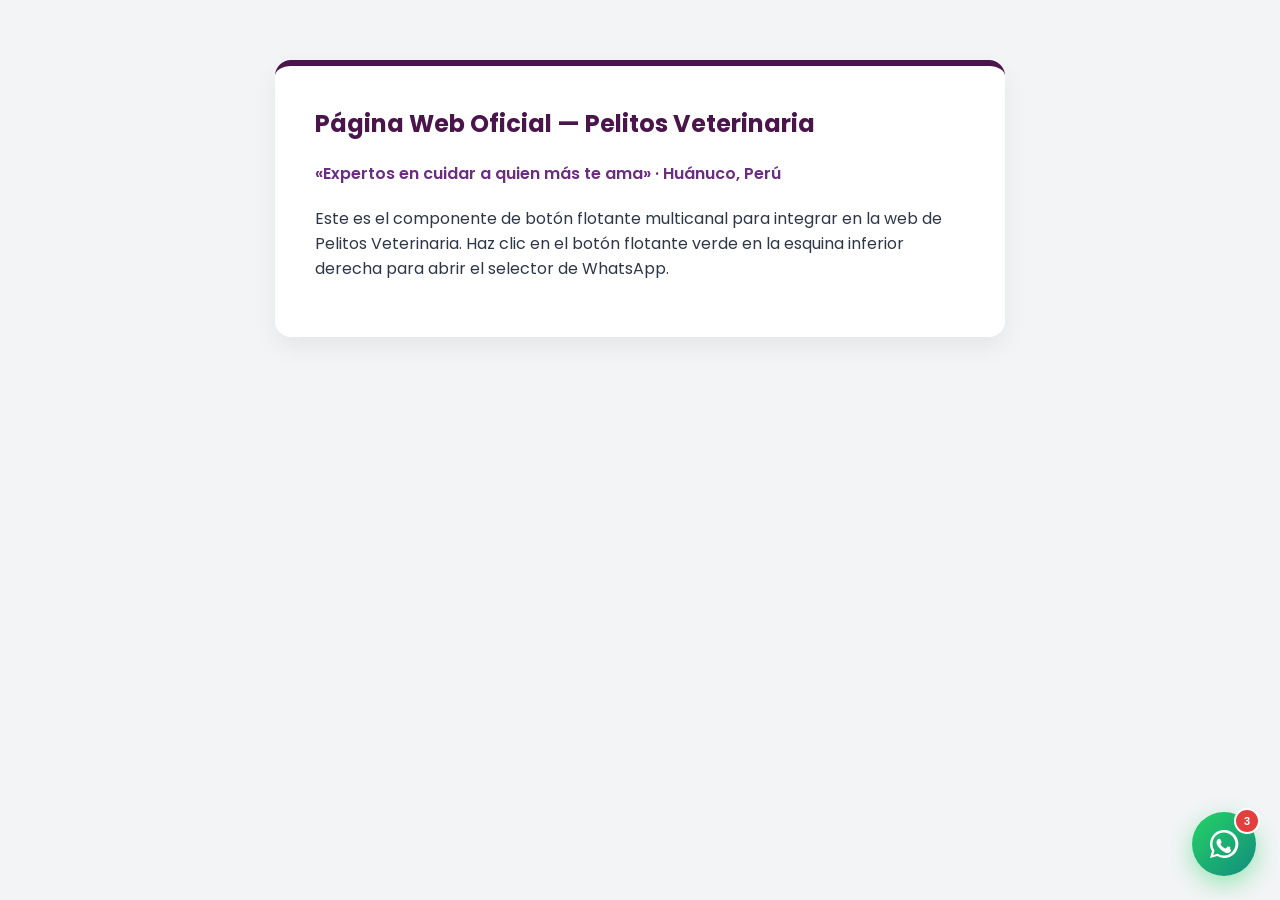
<file: 05_integracion_digital/widget_web_pelitos.html>
<!DOCTYPE html>
<html lang="es">
<head>
  <meta charset="UTF-8">
  <meta name="viewport" content="width=device-width, initial-scale=1.0">
  <title>Widget WhatsApp Pelitos Veterinaria</title>
  <link rel="stylesheet" href="widget_web_pelitos.css">
  <link href="https://fonts.googleapis.com/css2?family=Poppins:wght@400;500;600;700&display=swap" rel="stylesheet">
</head>
<body>

  <!-- Demo Container de fondo simulando la web oficial -->
  <div class="demo-bg">
    <div class="demo-card">
      <h2>Página Web Oficial — Pelitos Veterinaria</h2>
      <p class="tagline">«Expertos en cuidar a quien más te ama» · Huánuco, Perú</p>
      <p>Este es el componente de botón flotante multicanal para integrar en la web de Pelitos Veterinaria. Haz clic en el botón flotante verde en la esquina inferior derecha para abrir el selector de WhatsApp.</p>
    </div>
  </div>

  <!-- WIDGET MULTICANAL PELITOS CONECTA -->
  <div class="pelitos-wa-container" id="pelitosWaContainer">
    <!-- Ventana del Widget -->
    <div class="pelitos-wa-window" id="pelitosWaWindow" aria-hidden="true">
      <div class="pelitos-wa-header">
        <div class="pelitos-wa-avatar">🐾</div>
        <div class="pelitos-wa-header-info">
          <h4>Pelitos Veterinaria</h4>
          <span class="pelitos-wa-status"><span class="dot"></span> En línea en Huánuco</span>
        </div>
        <button class="pelitos-wa-close" id="pelitosWaClose" title="Cerrar">&times;</button>
      </div>

      <div class="pelitos-wa-body">
        <p class="pelitos-wa-intro">¡Hola! 🐶🐱 Elige el área con la que deseas comunicarte por WhatsApp:</p>

        <!-- Canal 1: Recepción -->
        <a href="https://wa.me/51927301122?text=%C2%A1Hola%20Pelitos%20Veterinaria%21%20%F0%9F%90%BE%20Deseo%20informaci%C3%B3n%20general%2C%20farmacia%20o%20pet%20shop." 
           target="_blank" rel="noopener noreferrer" class="pelitos-channel-card">
          <div class="channel-icon">🏥</div>
          <div class="channel-info">
            <span class="channel-name">Recepción & Farmacia / Pet Shop</span>
            <span class="channel-desc">Consultas generales, pedidos y delivery · Diego</span>
            <span class="channel-num">927 301 122</span>
          </div>
          <div class="channel-arrow">➔</div>
        </a>

        <!-- Canal 2: Consultorio Médico -->
        <a href="https://wa.me/51939356376?text=%C2%A1Hola%20Consultorio%20Pelitos%21%20%F0%9F%A9%BA%20Deseo%20agendar%20una%20cita%20m%C3%A9dica%20veterinaria%20para%20mi%20mascota." 
           target="_blank" rel="noopener noreferrer" class="pelitos-channel-card">
          <div class="channel-icon">🩺</div>
          <div class="channel-info">
            <span class="channel-name">Consultorio Médico & Vacunas</span>
            <span class="channel-desc">Evaluaciones, cirugías y laboratorio · Dra. Julia</span>
            <span class="channel-num">939 356 376</span>
          </div>
          <div class="channel-arrow">➔</div>
        </a>

        <!-- Canal 3: Estética y Spa -->
        <a href="https://wa.me/51948426656?text=%C2%A1Hola%20Est%C3%A9tica%20Pelitos%21%20%E2%9C%82%EF%B8%8F%F0%9F%9B%81%20Deseo%20cotizar%20y%20reservar%20una%20cita%20de%20ba%C3%B1o%20o%20spa." 
           target="_blank" rel="noopener noreferrer" class="pelitos-channel-card">
          <div class="channel-icon">✂️</div>
          <div class="channel-info">
            <span class="channel-name">Estética, Baño & Spa Pelitos</span>
            <span class="channel-desc">Ducha Express, Spa Relajante y cortes · Antonella</span>
            <span class="channel-num">948 426 656</span>
          </div>
          <div class="channel-arrow">➔</div>
        </a>
      </div>

      <div class="pelitos-wa-footer">
        <span>Horario: Lun - Sáb 8:30 a. m. a 7:30 p. m.</span>
      </div>
    </div>

    <!-- Botón Lanzador Flotante -->
    <button class="pelitos-wa-launcher" id="pelitosWaLauncher" title="Escríbenos a WhatsApp">
      <svg class="wa-icon" viewBox="0 0 32 32" width="32" height="32" fill="#FFFFFF">
        <path d="M16 2a13.9 13.9 0 0 0-12 21L2 30l7.3-1.9A14 14 0 1 0 16 2zm0 25.5a11.5 11.5 0 0 1-5.9-1.6l-.4-.2-4.4 1.2 1.2-4.3-.3-.5A11.5 11.5 0 1 1 16 27.5zm6.3-8.6c-.3-.2-2-.1-2.4-.2s-.6-.2-.8.2-1 1.2-1.2 1.4-.4.3-.7.1a9.2 9.2 0 0 1-2.7-1.7 10.2 10.2 0 0 1-1.9-2.3c-.2-.3 0-.5.1-.7s.3-.4.5-.6c.2-.2.2-.3.3-.5a.6.6 0 0 0 0-.6c-.1-.2-.8-2-1.2-2.7-.3-.7-.6-.6-.8-.6h-.7a1.4 1.4 0 0 0-1 .5 4.3 4.3 0 0 0-1.3 3.2 7.5 7.5 0 0 0 1.6 4 17.2 17.2 0 0 0 6.6 5.8c2.4 1 3.3.8 3.9.7a3.3 3.3 0 0 0 2.2-1.6 2.7 2.7 0 0 0 .2-1.6c-.2-.2-.5-.3-.9-.5z"/>
      </svg>
      <span class="pelitos-wa-badge">3</span>
    </button>
  </div>

  <script src="widget_web_pelitos.js"></script>
</body>
</html>
</file>
<file: assets/css/catalogos.css>
/* ==========================================================================
   PELITOS VETERINARIA — SISTEMA DE DISEÑO DE CATÁLOGOS COMERCIALES
   Arquitectura visual de nivel empresarial (Enterprise UI/UX)
   Paleta Institucional:
   - Deep Royal Purple: #2B0830 / #4A154B / #6B2D82
   - WhatsApp Official: #25D366 / #1EBE5D / #00A884
   - Warm Amber Gold:   #F59E0B / #D97706
   - Slate Neutrals:    #0F172A / #1E293B / #475569 / #64748B / #F8FAFC
   ========================================================================== */

:root {
  --primary-dark: #2B0830;
  --primary: #4A154B;
  --primary-light: #6B2D82;
  --primary-glow: rgba(74, 21, 75, 0.16);

  --secondary-teal: #00A884;
  --secondary-dark: #008769;

  --wa-green: #25D366;
  --wa-hover: #1EBE5D;
  --wa-shadow: rgba(37, 211, 102, 0.35);

  --gold: #F59E0B;
  --gold-dark: #D97706;

  --bg-page: #F8FAFC;
  --bg-card: #FFFFFF;
  --bg-subtle: #F1F5F9;

  --text-main: #0F172A;
  --text-body: #334155;
  --text-muted: #64748B;
  --text-light: #94A3B8;

  --border-light: #E2E8F0;
  --border-card: rgba(226, 232, 240, 0.85);

  --radius-xs: 6px;
  --radius-sm: 10px;
  --radius-md: 16px;
  --radius-lg: 24px;
  --radius-full: 9999px;

  --shadow-sm: 0 1px 3px rgba(15, 23, 42, 0.05), 0 1px 2px rgba(15, 23, 42, 0.06);
  --shadow-card: 0 4px 20px -2px rgba(15, 23, 42, 0.06), 0 2px 6px -1px rgba(15, 23, 42, 0.04);
  --shadow-card-hover: 0 20px 35px -10px rgba(74, 21, 75, 0.16), 0 10px 15px -5px rgba(15, 23, 42, 0.04);
  --shadow-floating: 0 12px 30px -4px rgba(15, 23, 42, 0.18);
}

/* RESET & BASE */
*, *::before, *::after {
  box-sizing: border-box;
  margin: 0;
  padding: 0;
}

html {
  scroll-behavior: smooth;
  -webkit-font-smoothing: antialiased;
  -moz-osx-font-smoothing: grayscale;
}

body {
  font-family: 'Plus Jakarta Sans', system-ui, -apple-system, sans-serif;
  background-color: var(--bg-page);
  color: var(--text-body);
  line-height: 1.6;
  min-height: 100vh;
  display: flex;
  flex-direction: column;
}

.container {
  max-width: 1240px;
  margin: 0 auto;
  padding: 0 24px;
  width: 100%;
}

/* HEADER DEL CATÁLOGO (PREMIUM HERO) */
.catalog-header {
  background: linear-gradient(135deg, var(--primary-dark) 0%, var(--primary) 65%, var(--primary-light) 100%);
  color: #FFFFFF;
  padding: 32px 0 52px;
  position: relative;
  overflow: hidden;
  box-shadow: 0 10px 30px rgba(43, 8, 48, 0.25);
}

.catalog-header::before {
  content: '';
  position: absolute;
  top: -80px;
  right: -80px;
  width: 380px;
  height: 380px;
  background: radial-gradient(circle, rgba(255, 255, 255, 0.08) 0%, transparent 70%);
  border-radius: 50%;
  pointer-events: none;
}

.header-nav-bar {
  display: flex;
  align-items: center;
  justify-content: space-between;
  margin-bottom: 24px;
  flex-wrap: wrap;
  gap: 14px;
}

.header-nav-actions {
  display: flex;
  align-items: center;
  gap: 10px;
  flex-wrap: wrap;
}

.back-hub-btn {
  background: rgba(255, 255, 255, 0.12);
  color: #FFFFFF;
  text-decoration: none;
  font-size: 13px;
  font-weight: 600;
  padding: 8px 16px;
  border-radius: var(--radius-full);
  backdrop-filter: blur(8px);
  border: 1px solid rgba(255, 255, 255, 0.2);
  display: inline-flex;
  align-items: center;
  gap: 8px;
  transition: all 0.2s ease;
}

.back-hub-btn:hover {
  background: rgba(255, 255, 255, 0.24);
  transform: translateY(-1px);
  color: #FFFFFF;
}

.header-direct-link {
  background: linear-gradient(135deg, var(--gold), var(--gold-dark));
  color: #1A0D2E !important;
  font-weight: 800;
  border: none !important;
  box-shadow: 0 4px 15px rgba(245, 158, 11, 0.35);
}

.header-direct-link:hover {
  background: #FBBF24 !important;
  transform: translateY(-2px);
  box-shadow: 0 6px 20px rgba(245, 158, 11, 0.45);
}

.btn-copy-catalog-link {
  background: rgba(255, 255, 255, 0.14);
  color: #FFFFFF;
  border: 1px solid rgba(255, 255, 255, 0.25);
  font-size: 13px;
  font-weight: 600;
  padding: 8px 16px;
  border-radius: var(--radius-full);
  cursor: pointer;
  display: inline-flex;
  align-items: center;
  gap: 8px;
  backdrop-filter: blur(8px);
  transition: all 0.2s ease;
}

.btn-copy-catalog-link:hover {
  background: rgba(255, 255, 255, 0.26);
  transform: translateY(-1px);
}

.channel-pill-badge {
  background: var(--wa-green);
  color: #FFFFFF;
  font-size: 13px;
  font-weight: 700;
  padding: 8px 18px;
  border-radius: var(--radius-full);
  display: inline-flex;
  align-items: center;
  gap: 8px;
  box-shadow: 0 4px 15px var(--wa-shadow);
  border: 1px solid rgba(255, 255, 255, 0.2);
}

.header-main-info h1 {
  font-family: 'Outfit', sans-serif;
  font-size: clamp(24px, 3.5vw, 36px);
  font-weight: 800;
  letter-spacing: -0.5px;
  margin-bottom: 8px;
  line-height: 1.25;
}

.header-main-info p {
  font-size: clamp(13.5px, 1.8vw, 15px);
  color: #E2D3E7;
  max-width: 760px;
  line-height: 1.6;
}

.responsible-box {
  margin-top: 18px;
  display: inline-flex;
  align-items: center;
  gap: 10px;
  background: rgba(0, 0, 0, 0.22);
  padding: 8px 18px;
  border-radius: var(--radius-full);
  font-size: 13px;
  border: 1px solid rgba(255, 255, 255, 0.12);
  flex-wrap: wrap;
}

.responsible-box strong {
  color: #FFFFFF;
}

/* TOOLBAR DE BÚSQUEDA Y FILTROS */
.catalog-toolbar-wrapper {
  margin-top: -30px;
  margin-bottom: 24px;
  position: relative;
  z-index: 10;
}

.catalog-toolbar {
  background: var(--bg-card);
  padding: 16px 20px;
  border-radius: var(--radius-md);
  box-shadow: var(--shadow-card);
  border: 1px solid var(--border-card);
  display: flex;
  align-items: center;
  justify-content: space-between;
  flex-wrap: wrap;
  gap: 14px;
}

.filter-group {
  display: flex;
  gap: 8px;
  flex-wrap: wrap;
  align-items: center;
}

.filter-chip {
  background: var(--bg-subtle);
  border: 1px solid var(--border-light);
  color: var(--text-muted);
  font-size: 12.5px;
  font-weight: 600;
  padding: 7px 16px;
  border-radius: var(--radius-full);
  cursor: pointer;
  transition: all 0.2s cubic-bezier(0.16, 1, 0.3, 1);
  display: inline-flex;
  align-items: center;
  gap: 6px;
  user-select: none;
}

.filter-chip:hover {
  background: #E2E8F0;
  color: var(--text-main);
  transform: translateY(-1px);
}

.filter-chip.active {
  background: var(--primary);
  color: #FFFFFF;
  border-color: var(--primary);
  box-shadow: 0 4px 14px var(--primary-glow);
}

.search-input-wrapper {
  position: relative;
  min-width: 260px;
  flex: 1;
  max-width: 380px;
}

.search-input-wrapper input {
  width: 100%;
  padding: 10px 38px 10px 40px;
  border-radius: var(--radius-full);
  border: 1.5px solid var(--border-light);
  font-size: 13.5px;
  outline: none;
  font-family: inherit;
  color: var(--text-main);
  background: var(--bg-card);
  transition: all 0.2s ease;
}

.search-input-wrapper input:focus {
  border-color: var(--primary);
  box-shadow: 0 0 0 4px var(--primary-glow);
}

.search-input-wrapper i.search-icon {
  position: absolute;
  left: 14px;
  top: 50%;
  transform: translateY(-50%);
  color: var(--text-muted);
  font-size: 14px;
  pointer-events: none;
}

.search-clear-btn {
  position: absolute;
  right: 12px;
  top: 50%;
  transform: translateY(-50%);
  background: none;
  border: none;
  color: var(--text-light);
  cursor: pointer;
  font-size: 14px;
  display: none;
  padding: 4px;
}

.search-clear-btn:hover {
  color: var(--text-main);
}

/* BARRA DE ESTADO / CONTADOR DE RESULTADOS */
.catalog-status-bar {
  display: flex;
  align-items: center;
  justify-content: space-between;
  margin-bottom: 20px;
  padding: 0 4px;
  font-size: 13px;
  color: var(--text-muted);
  flex-wrap: wrap;
  gap: 10px;
}

.catalog-status-bar strong {
  color: var(--text-main);
}

.badge-counter {
  background: var(--bg-subtle);
  color: var(--primary);
  font-weight: 700;
  padding: 3px 10px;
  border-radius: var(--radius-full);
  border: 1px solid var(--border-light);
  font-size: 12px;
}

/* BANNER DE AVISO / POLÍTICA */
.notice-box {
  background: #FFFBEB;
  border: 1px solid #FDE68A;
  border-left: 4px solid var(--gold);
  padding: 14px 20px;
  border-radius: var(--radius-sm);
  font-size: 13px;
  color: #92400E;
  margin-bottom: 24px;
  display: flex;
  align-items: center;
  gap: 14px;
  box-shadow: var(--shadow-sm);
}

/* GRID DE PRODUCTOS / SERVICIOS */
.items-grid {
  display: grid;
  grid-template-columns: repeat(auto-fill, minmax(285px, 1fr));
  gap: 24px;
  margin-bottom: 48px;
}

/* TARJETA INDIVIDUAL (CARD-ITEM) */
.card-item {
  background: var(--bg-card);
  border-radius: var(--radius-md);
  overflow: hidden;
  box-shadow: var(--shadow-card);
  border: 1px solid var(--border-card);
  display: flex;
  flex-direction: column;
  height: 100%;
  transition: transform 0.25s cubic-bezier(0.16, 1, 0.3, 1), box-shadow 0.25s cubic-bezier(0.16, 1, 0.3, 1), border-color 0.25s ease;
  position: relative;
}

.card-item:hover {
  transform: translateY(-5px);
  box-shadow: var(--shadow-card-hover);
  border-color: rgba(74, 21, 75, 0.25);
}

/* CONTENEDOR DE IMAGEN */
.card-image-box {
  height: 220px;
  background-color: #F8FAFC;
  position: relative;
  overflow: hidden;
  display: flex;
  align-items: center;
  justify-content: center;
  border-bottom: 1px solid var(--border-light);
}

.card-image-box img {
  width: 100%;
  height: 100%;
  object-fit: cover;
  transition: transform 0.4s cubic-bezier(0.16, 1, 0.3, 1);
}

.card-item:hover .card-image-box img {
  transform: scale(1.05);
}

.card-badge-cat {
  position: absolute;
  top: 12px;
  left: 12px;
  background: rgba(255, 255, 255, 0.94);
  backdrop-filter: blur(6px);
  color: var(--primary);
  font-size: 10.5px;
  font-weight: 800;
  text-transform: uppercase;
  letter-spacing: 0.6px;
  padding: 4px 10px;
  border-radius: var(--radius-full);
  box-shadow: 0 2px 8px rgba(0, 0, 0, 0.08);
  border: 1px solid rgba(255, 255, 255, 0.8);
  z-index: 2;
}

.card-badge-code {
  position: absolute;
  top: 12px;
  right: 12px;
  background: rgba(15, 23, 42, 0.78);
  backdrop-filter: blur(6px);
  color: #FFFFFF;
  font-size: 10px;
  font-weight: 700;
  letter-spacing: 0.5px;
  padding: 3px 8px;
  border-radius: var(--radius-xs);
  border: 1px solid rgba(255, 255, 255, 0.15);
  z-index: 2;
}

/* CUERPO DEL CONTENIDO */
.card-content {
  padding: 20px;
  flex: 1;
  display: flex;
  flex-direction: column;
  justify-content: space-between;
}

.card-title {
  font-family: 'Outfit', sans-serif;
  font-size: 17px;
  font-weight: 700;
  color: var(--text-main);
  margin-bottom: 8px;
  line-height: 1.35;
}

.card-desc {
  font-size: 13px;
  color: var(--text-muted);
  line-height: 1.55;
  margin-bottom: 14px;
}

/* ESPECIFICACIONES / DETALLES ADICIONALES */
.card-specs {
  list-style: none;
  margin-bottom: 16px;
  padding: 10px 12px;
  background: var(--bg-subtle);
  border-radius: var(--radius-sm);
  display: flex;
  flex-direction: column;
  gap: 6px;
}

.card-specs li {
  font-size: 12px;
  color: var(--text-body);
  display: flex;
  align-items: center;
  gap: 8px;
}

.card-specs li i {
  color: var(--primary-light);
  font-size: 11px;
  width: 14px;
  text-align: center;
}

/* PIE DE TARJETA (PRECIO Y BOTÓN CTA) */
.card-footer {
  border-top: 1px solid var(--border-light);
  padding-top: 14px;
  margin-top: auto;
  display: flex;
  align-items: center;
  justify-content: space-between;
  gap: 10px;
}

.price-box {
  display: flex;
  flex-direction: column;
}

.price-main {
  font-family: 'Outfit', sans-serif;
  font-size: 20px;
  font-weight: 800;
  color: var(--secondary-dark);
  letter-spacing: -0.3px;
  line-height: 1.1;
}

.price-sub {
  font-size: 11px;
  color: var(--text-muted);
  margin-top: 2px;
  font-weight: 500;
}

/* BOTÓN CTA WHATSAPP PROFESIONAL */
.cta-wa-btn {
  background: var(--wa-green);
  color: #FFFFFF;
  text-decoration: none;
  font-size: 13px;
  font-weight: 700;
  padding: 9px 16px;
  border-radius: var(--radius-sm);
  display: inline-flex;
  align-items: center;
  gap: 7px;
  box-shadow: 0 4px 12px var(--wa-shadow);
  transition: all 0.2s cubic-bezier(0.16, 1, 0.3, 1);
  white-space: nowrap;
}

.cta-wa-btn:hover {
  background: var(--wa-hover);
  transform: translateY(-2px);
  box-shadow: 0 6px 18px rgba(37, 211, 102, 0.5);
  color: #FFFFFF;
}

.cta-wa-btn:active {
  transform: scale(0.97);
}

/* ESTADO VACÍO (EMPTY STATE DE BÚSQUEDA) */
.empty-state-box {
  display: none;
  text-align: center;
  padding: 60px 20px;
  background: var(--bg-card);
  border-radius: var(--radius-md);
  border: 1.5px dashed var(--border-light);
  margin-bottom: 40px;
}

.empty-state-box i {
  font-size: 48px;
  color: var(--text-light);
  margin-bottom: 16px;
}

.empty-state-box h3 {
  font-family: 'Outfit', sans-serif;
  font-size: 20px;
  color: var(--text-main);
  margin-bottom: 6px;
}

.empty-state-box p {
  color: var(--text-muted);
  font-size: 14px;
  max-width: 420px;
  margin: 0 auto 18px;
}

.empty-state-btn {
  background: var(--primary);
  color: #FFFFFF;
  border: none;
  padding: 9px 20px;
  border-radius: var(--radius-full);
  font-weight: 700;
  font-size: 13px;
  cursor: pointer;
  transition: background 0.2s;
}

.empty-state-btn:hover {
  background: var(--primary-light);
}

/* FOOTER INFORMATIVO */
.catalog-footer {
  margin-top: auto;
  background: var(--primary-dark);
  color: #FFFFFF;
  padding: 36px 0 28px;
  text-align: center;
  font-size: 13px;
  border-top: 1px solid rgba(255, 255, 255, 0.1);
}

.catalog-footer p {
  color: #D1C4D9;
}

.catalog-footer a {
  color: var(--gold);
  text-decoration: none;
  font-weight: 700;
  transition: color 0.2s;
}

.catalog-footer a:hover {
  color: #FBBF24;
}

/* BOTÓN FLOTANTE VOLVER ARRIBA */
.btn-back-to-top {
  position: fixed;
  bottom: 24px;
  right: 24px;
  width: 44px;
  height: 44px;
  border-radius: 50%;
  background: var(--primary);
  color: #FFFFFF;
  border: none;
  box-shadow: var(--shadow-floating);
  cursor: pointer;
  display: flex;
  align-items: center;
  justify-content: center;
  font-size: 16px;
  opacity: 0;
  pointer-events: none;
  transition: all 0.25s ease;
  z-index: 99;
}

.btn-back-to-top.visible {
  opacity: 1;
  pointer-events: auto;
}

.btn-back-to-top:hover {
  background: var(--primary-light);
  transform: translateY(-3px);
}

/* TOAST DE COPIADO */
.toast-notification {
  position: fixed;
  bottom: 30px;
  left: 50%;
  transform: translateX(-50%) translateY(100px);
  background: #0F172A;
  color: #FFFFFF;
  padding: 12px 24px;
  border-radius: var(--radius-full);
  font-size: 13.5px;
  font-weight: 600;
  display: flex;
  align-items: center;
  gap: 10px;
  box-shadow: 0 10px 30px rgba(0, 0, 0, 0.3);
  z-index: 1000;
  opacity: 0;
  transition: all 0.3s cubic-bezier(0.16, 1, 0.3, 1);
  pointer-events: none;
}

.toast-notification.show {
  transform: translateX(-50%) translateY(0);
  opacity: 1;
}

.toast-notification i {
  color: var(--wa-green);
}

/* RESPONSIVE */
@media (max-width: 768px) {
  .catalog-toolbar {
    flex-direction: column;
    align-items: stretch;
  }
  .search-input-wrapper {
    max-width: 100%;
    min-width: 100%;
  }
  .filter-group {
    overflow-x: auto;
    flex-wrap: nowrap;
    padding-bottom: 6px;
    -webkit-overflow-scrolling: touch;
  }
  .filter-chip {
    white-space: nowrap;
  }
  .items-grid {
    grid-template-columns: 1fr;
  }
}
</file>
<file: 05_integracion_digital/widget_web_pelitos.css>
/* ESTILOS DEL WIDGET MULTICANAL PELITOS CONECTA 2026 */
:root {
  --pelitos-purple: #4A154B;
  --pelitos-purple-light: #6B2D82;
  --pelitos-wa-green: #25D366;
  --pelitos-wa-dark-green: #075E54;
  --pelitos-bg-light: #F8F4F9;
  --pelitos-text: #2D3748;
  --pelitos-gray: #718096;
}

body {
  margin: 0;
  font-family: 'Poppins', sans-serif;
  background-color: #F3F4F6;
  color: var(--pelitos-text);
}

.demo-bg {
  padding: 60px 20px;
  display: flex;
  justify-content: center;
}

.demo-card {
  max-width: 650px;
  background: white;
  padding: 40px;
  border-radius: 16px;
  box-shadow: 0 10px 25px rgba(0,0,0,0.06);
  border-top: 6px solid var(--pelitos-purple);
}

.demo-card h2 {
  color: var(--pelitos-purple);
  margin-top: 0;
}

.tagline {
  color: var(--pelitos-purple-light);
  font-weight: 600;
  margin-bottom: 20px;
}

/* WIDGET CONTAINER */
.pelitos-wa-container {
  position: fixed;
  bottom: 24px;
  right: 24px;
  z-index: 99999;
  font-family: 'Poppins', sans-serif;
}

/* LAUNCHER BUTTON */
.pelitos-wa-launcher {
  width: 64px;
  height: 64px;
  border-radius: 50%;
  background: linear-gradient(135deg, #25D366, #128C7E);
  border: none;
  cursor: pointer;
  display: flex;
  align-items: center;
  justify-content: center;
  box-shadow: 0 8px 24px rgba(37, 211, 102, 0.45);
  transition: transform 0.25s ease, box-shadow 0.25s ease;
  position: relative;
}

.pelitos-wa-launcher:hover {
  transform: scale(1.08);
  box-shadow: 0 12px 28px rgba(37, 211, 102, 0.6);
}

.pelitos-wa-badge {
  position: absolute;
  top: -4px;
  right: -4px;
  background-color: #E53E3E;
  color: white;
  font-size: 11px;
  font-weight: 700;
  width: 22px;
  height: 22px;
  border-radius: 50%;
  display: flex;
  align-items: center;
  justify-content: center;
  border: 2px solid white;
}

/* POPUP WINDOW */
.pelitos-wa-window {
  position: absolute;
  bottom: 80px;
  right: 0;
  width: 360px;
  max-width: 90vw;
  background: white;
  border-radius: 20px;
  box-shadow: 0 12px 40px rgba(74, 21, 75, 0.2);
  overflow: hidden;
  display: none;
  flex-direction: column;
  animation: slideUp 0.3s ease forwards;
  border: 1px solid rgba(107, 45, 130, 0.15);
}

.pelitos-wa-window.active {
  display: flex;
}

@keyframes slideUp {
  from {
    opacity: 0;
    transform: translateY(20px);
  }
  to {
    opacity: 1;
    transform: translateY(0);
  }
}

/* HEADER */
.pelitos-wa-header {
  background: linear-gradient(135deg, var(--pelitos-purple), var(--pelitos-purple-light));
  color: white;
  padding: 16px 20px;
  display: flex;
  align-items: center;
  gap: 12px;
}

.pelitos-wa-avatar {
  width: 44px;
  height: 44px;
  background: white;
  border-radius: 50%;
  display: flex;
  align-items: center;
  justify-content: center;
  font-size: 22px;
}

.pelitos-wa-header-info {
  flex: 1;
}

.pelitos-wa-header-info h4 {
  margin: 0;
  font-size: 15px;
  font-weight: 600;
}

.pelitos-wa-status {
  font-size: 11px;
  color: #D1C4D9;
  display: flex;
  align-items: center;
  gap: 6px;
}

.pelitos-wa-status .dot {
  width: 8px;
  height: 8px;
  background: #25D366;
  border-radius: 50%;
  display: inline-block;
  animation: pulse 1.5s infinite;
}

@keyframes pulse {
  0% { transform: scale(0.95); opacity: 0.8; }
  50% { transform: scale(1.2); opacity: 1; }
  100% { transform: scale(0.95); opacity: 0.8; }
}

.pelitos-wa-close {
  background: none;
  border: none;
  color: white;
  font-size: 24px;
  cursor: pointer;
  padding: 0 4px;
  opacity: 0.8;
  transition: opacity 0.2s;
}

.pelitos-wa-close:hover {
  opacity: 1;
}

/* BODY */
.pelitos-wa-body {
  padding: 16px;
  background-color: var(--pelitos-bg-light);
  display: flex;
  flex-direction: column;
  gap: 12px;
  max-height: 420px;
  overflow-y: auto;
}

.pelitos-wa-intro {
  font-size: 12px;
  margin: 0 0 4px 0;
  color: var(--pelitos-gray);
  line-height: 1.4;
}

/* CHANNEL CARDS */
.pelitos-channel-card {
  display: flex;
  align-items: center;
  gap: 12px;
  background: white;
  padding: 12px 14px;
  border-radius: 14px;
  text-decoration: none;
  color: inherit;
  box-shadow: 0 2px 8px rgba(0,0,0,0.04);
  border: 1px solid #EAE2EE;
  transition: all 0.2s ease;
}

.pelitos-channel-card:hover {
  transform: translateX(4px);
  border-color: var(--pelitos-purple-light);
  box-shadow: 0 4px 12px rgba(107, 45, 130, 0.12);
}

.channel-icon {
  width: 38px;
  height: 38px;
  border-radius: 10px;
  background: #F3ECF6;
  display: flex;
  align-items: center;
  justify-content: center;
  font-size: 20px;
  flex-shrink: 0;
}

.channel-info {
  flex: 1;
}

.channel-name {
  display: block;
  font-size: 13px;
  font-weight: 600;
  color: var(--pelitos-purple);
}

.channel-desc {
  display: block;
  font-size: 11px;
  color: var(--pelitos-gray);
  margin-top: 2px;
}

.channel-num {
  display: block;
  font-size: 10px;
  font-weight: 500;
  color: var(--pelitos-wa-dark-green);
  margin-top: 2px;
}

.channel-arrow {
  color: var(--pelitos-purple-light);
  font-size: 14px;
  font-weight: bold;
}

/* FOOTER */
.pelitos-wa-footer {
  padding: 10px 16px;
  background: #FFFFFF;
  text-align: center;
  font-size: 11px;
  color: var(--pelitos-gray);
  border-top: 1px solid #EAE2EE;
}
</file>
